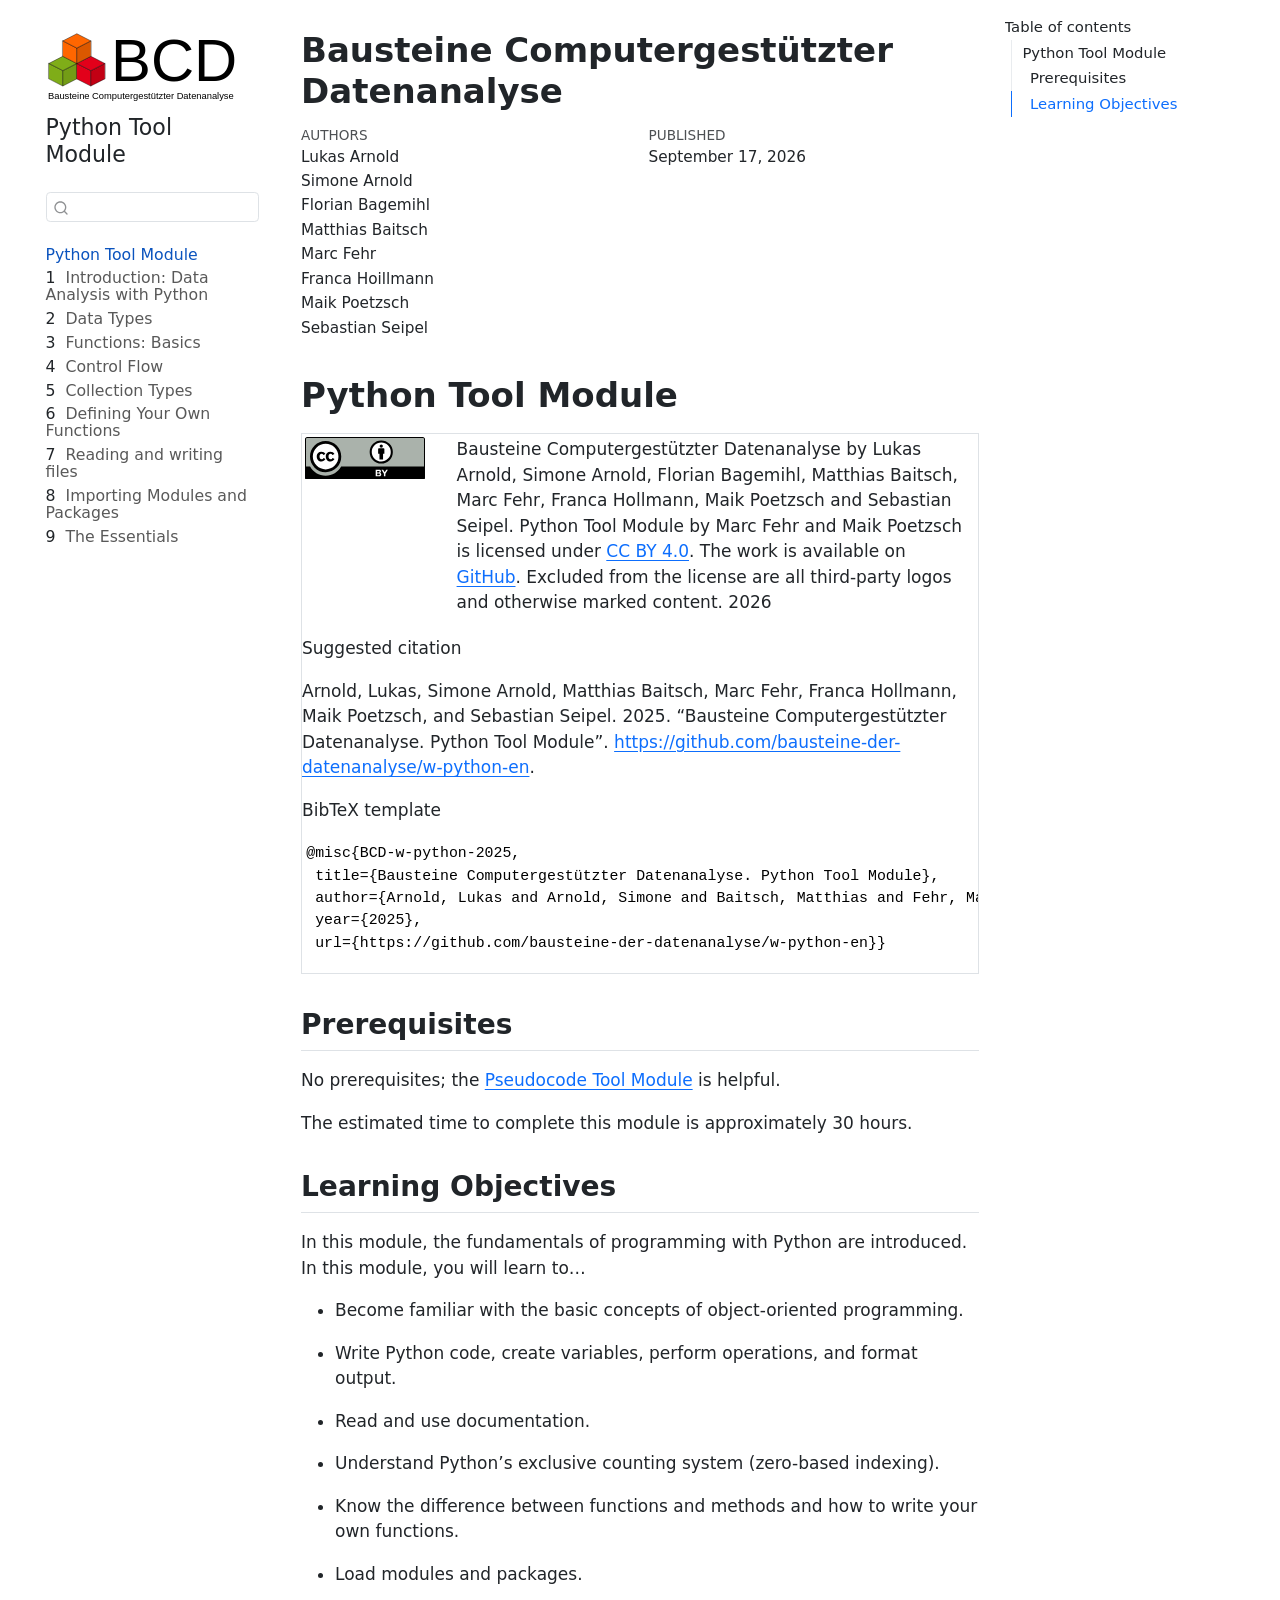
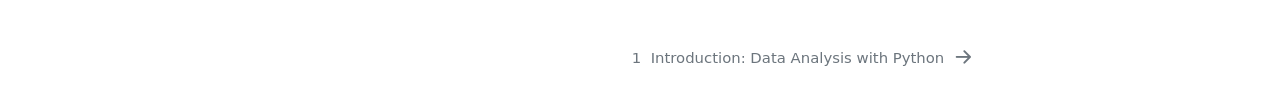
<file: output/book/index.html>
<!DOCTYPE html>
<html xmlns="http://www.w3.org/1999/xhtml" lang="en" xml:lang="en"><head>

<meta charset="utf-8">
<meta name="generator" content="quarto-1.10.18">

<meta name="viewport" content="width=device-width, initial-scale=1.0, user-scalable=yes">

<meta name="author" content="Lukas Arnold">
<meta name="author" content="Simone Arnold">
<meta name="author" content="Florian Bagemihl">
<meta name="author" content="Matthias Baitsch">
<meta name="author" content="Marc Fehr">
<meta name="author" content="Franca Hoillmann">
<meta name="author" content="Maik Poetzsch">
<meta name="author" content="Sebastian Seipel">
<meta name="dcterms.date" content="2026-09-17">

<title>Bausteine Computergestützter Datenanalyse</title>
<style>
/* Default styles provided by pandoc.
** See https://pandoc.org/MANUAL.html#variables-for-html for config info.
*/
span.smallcaps{font-variant: small-caps;}
div.columns{display: flex; gap: 1.5em;}
div.column{flex: auto;}
@media screen {
div.columns{gap: min(4vw, 1.5em);}
div.column{overflow-x: auto;}
}
div.hanging-indent{margin-left: 1.5em; text-indent: -1.5em;}
ul.task-list{list-style: none;}
ul.task-list li input[type="checkbox"] {
  width: 0.8em;
  margin: 0 0.8em 0.2em -1em; /* quarto-specific, see https://github.com/quarto-dev/quarto-cli/issues/4556 */ 
  vertical-align: middle;
}
</style>


<script src="site_libs/quarto-nav/quarto-nav.js"></script>
<script src="site_libs/quarto-nav/headroom.min.js"></script>
<script src="site_libs/clipboard/clipboard.min.js"></script>
<script src="site_libs/quarto-search/autocomplete.umd.js"></script>
<script src="site_libs/quarto-search/fuse.min.js"></script>
<script src="site_libs/quarto-search/quarto-search.js"></script>
<meta name="quarto:offset" content="./">
<link href="./skript/einleitung.html" rel="next">
<script src="site_libs/quarto-html/quarto.js" type="module"></script>
<script src="site_libs/quarto-html/tabsets/tabsets.js" type="module"></script>
<script src="site_libs/quarto-html/popper.min.js"></script>
<script src="site_libs/quarto-html/tippy.umd.min.js"></script>
<script src="site_libs/quarto-html/anchor.min.js"></script>
<link href="site_libs/quarto-html/tippy.css" rel="stylesheet">
<link href="site_libs/quarto-html/quarto-syntax-highlighting-64a204ab8560d761af7679ceaba22944.css" rel="stylesheet" id="quarto-text-highlighting-styles">
<script src="site_libs/bootstrap/bootstrap.min.js"></script>
<link href="site_libs/bootstrap/bootstrap-icons.css" rel="stylesheet">
<link href="site_libs/bootstrap/bootstrap-41d1ed59529443dc312b46011c211845.min.css" rel="stylesheet" append-hash="true" id="quarto-bootstrap" data-mode="light">
<script id="quarto-search-options" type="application/json">{
  "location": "sidebar",
  "copy-button": false,
  "collapse-after": 3,
  "panel-placement": "start",
  "type": "textbox",
  "limit": 50,
  "keyboard-shortcut": [
    "f",
    "/",
    "s"
  ],
  "show-item-context": false,
  "language": {
    "search-no-results-text": "No results",
    "search-matching-documents-text": "matching documents",
    "search-copy-link-title": "Copy link to search",
    "search-hide-matches-text": "Hide additional matches",
    "search-more-match-text": "more match in this document",
    "search-more-matches-text": "more matches in this document",
    "search-clear-button-title": "Clear",
    "search-text-placeholder": "",
    "search-detached-cancel-button-title": "Cancel",
    "search-submit-button-title": "Submit",
    "search-label": "Search"
  }
}</script>
<link rel="shortcut icon" href="skript/00-bilder/favicon_bcd_new.svg">
<link rel="icon" type="image/x-icon" href="logo.ico">


</head>

<body class="nav-sidebar floating quarto-light">

<div id="quarto-search-results"></div>
  <header id="quarto-header" class="headroom fixed-top">
  <nav class="quarto-secondary-nav">
    <div class="container-fluid d-flex">
      <button type="button" class="quarto-btn-toggle btn" data-bs-toggle="collapse" role="button" data-bs-target=".quarto-sidebar-collapse-item" aria-controls="quarto-sidebar" aria-expanded="false" aria-label="Toggle sidebar navigation" onclick="if (window.quartoToggleHeadroom) { window.quartoToggleHeadroom(); }">
        <i class="bi bi-layout-text-sidebar-reverse"></i>
      </button>
        <nav class="quarto-page-breadcrumbs" aria-label="breadcrumb"><ol class="breadcrumb"><li class="breadcrumb-item"><a href="./index.html">Python Tool Module</a></li></ol></nav>
        <a class="flex-grow-1" role="navigation" data-bs-toggle="collapse" data-bs-target=".quarto-sidebar-collapse-item" aria-controls="quarto-sidebar" aria-expanded="false" aria-label="Toggle sidebar navigation" onclick="if (window.quartoToggleHeadroom) { window.quartoToggleHeadroom(); }">      
        </a>
      <button type="button" class="btn quarto-search-button" aria-label="Search" onclick="window.quartoOpenSearch();">
        <i class="bi bi-search"></i>
      </button>
    </div>
  </nav>
</header>
<!-- content -->
<div id="quarto-content" class="quarto-container page-columns page-rows-contents page-layout-article">
<!-- sidebar -->
  <nav id="quarto-sidebar" class="sidebar collapse collapse-horizontal quarto-sidebar-collapse-item sidebar-navigation floating overflow-auto">
    <div class="pt-lg-2 mt-2 text-left sidebar-header sidebar-header-stacked">
      <a href="./index.html" class="sidebar-logo-link">
      <img src="./skript/00-bilder/logo_with_text_new.svg" alt="" class="sidebar-logo light-content py-0 d-lg-inline d-none">
      <img src="./skript/00-bilder/logo_with_text_new.svg" alt="" class="sidebar-logo dark-content py-0 d-lg-inline d-none">
      </a>
    <div class="sidebar-title mb-0 py-0">
      <a href="./">Python Tool Module</a> 
    </div>
      </div>
        <div class="mt-2 flex-shrink-0 align-items-center">
        <div class="sidebar-search">
        <div id="quarto-search" class="" title="Search"></div>
        </div>
        </div>
    <div class="sidebar-menu-container"> 
    <ul class="list-unstyled mt-1">
        <li class="sidebar-item">
  <div class="sidebar-item-container"> 
  <a href="./index.html" class="sidebar-item-text sidebar-link active">
 <span class="menu-text">Python Tool Module</span></a>
  </div>
</li>
        <li class="sidebar-item">
  <div class="sidebar-item-container"> 
  <a href="./skript/einleitung.html" class="sidebar-item-text sidebar-link">
 <span class="menu-text"><span class="chapter-number">1</span>&nbsp; <span class="chapter-title">Introduction: Data Analysis with Python</span></span></a>
  </div>
</li>
        <li class="sidebar-item">
  <div class="sidebar-item-container"> 
  <a href="./skript/datentypen.html" class="sidebar-item-text sidebar-link">
 <span class="menu-text"><span class="chapter-number">2</span>&nbsp; <span class="chapter-title">Data Types</span></span></a>
  </div>
</li>
        <li class="sidebar-item">
  <div class="sidebar-item-container"> 
  <a href="./skript/funktionen.html" class="sidebar-item-text sidebar-link">
 <span class="menu-text"><span class="chapter-number">3</span>&nbsp; <span class="chapter-title">Functions: Basics</span></span></a>
  </div>
</li>
        <li class="sidebar-item">
  <div class="sidebar-item-container"> 
  <a href="./skript/flusskontrolle.html" class="sidebar-item-text sidebar-link">
 <span class="menu-text"><span class="chapter-number">4</span>&nbsp; <span class="chapter-title">Control Flow</span></span></a>
  </div>
</li>
        <li class="sidebar-item">
  <div class="sidebar-item-container"> 
  <a href="./skript/sammeltypen.html" class="sidebar-item-text sidebar-link">
 <span class="menu-text"><span class="chapter-number">5</span>&nbsp; <span class="chapter-title">Collection Types</span></span></a>
  </div>
</li>
        <li class="sidebar-item">
  <div class="sidebar-item-container"> 
  <a href="./skript/funktionen-definieren.html" class="sidebar-item-text sidebar-link">
 <span class="menu-text"><span class="chapter-number">6</span>&nbsp; <span class="chapter-title">Defining Your Own Functions</span></span></a>
  </div>
</li>
        <li class="sidebar-item">
  <div class="sidebar-item-container"> 
  <a href="./skript/dateien-lesen-und-schreiben.html" class="sidebar-item-text sidebar-link">
 <span class="menu-text"><span class="chapter-number">7</span>&nbsp; <span class="chapter-title">Reading and writing files</span></span></a>
  </div>
</li>
        <li class="sidebar-item">
  <div class="sidebar-item-container"> 
  <a href="./skript/module-und-pakete-importieren.html" class="sidebar-item-text sidebar-link">
 <span class="menu-text"><span class="chapter-number">8</span>&nbsp; <span class="chapter-title">Importing Modules and Packages</span></span></a>
  </div>
</li>
        <li class="sidebar-item">
  <div class="sidebar-item-container"> 
  <a href="./skript/daswichtigste.html" class="sidebar-item-text sidebar-link">
 <span class="menu-text"><span class="chapter-number">9</span>&nbsp; <span class="chapter-title">The Essentials</span></span></a>
  </div>
</li>
    </ul>
    </div>
</nav>
<div id="quarto-sidebar-glass" class="quarto-sidebar-collapse-item" data-bs-toggle="collapse" data-bs-target=".quarto-sidebar-collapse-item"></div>
<!-- margin-sidebar -->
    <div id="quarto-margin-sidebar" class="sidebar margin-sidebar">
        <nav id="TOC" role="doc-toc" class="toc-active">
    <h2 id="toc-title">Table of contents</h2>
   
  <ul>
  <li><a href="#python-tool-module" id="toc-python-tool-module" class="nav-link active" data-scroll-target="#python-tool-module">Python Tool Module</a>
  <ul class="collapse">
  <li><a href="#prerequisites" id="toc-prerequisites" class="nav-link" data-scroll-target="#prerequisites">Prerequisites</a></li>
  <li><a href="#learning-objectives" id="toc-learning-objectives" class="nav-link" data-scroll-target="#learning-objectives">Learning Objectives</a></li>
  </ul></li>
  </ul>
</nav>
    </div>
<!-- main -->
<main class="content" id="quarto-document-content">

<header id="title-block-header" class="quarto-title-block default">
<div class="quarto-title">
<h1 class="title">Bausteine Computergestützter Datenanalyse</h1>
</div>



<div class="quarto-title-meta">

    <div>
    <div class="quarto-title-meta-heading">Authors</div>
    <div class="quarto-title-meta-contents">
             <p>Lukas Arnold </p>
             <p>Simone Arnold </p>
             <p>Florian Bagemihl </p>
             <p>Matthias Baitsch </p>
             <p>Marc Fehr </p>
             <p>Franca Hoillmann </p>
             <p>Maik Poetzsch </p>
             <p>Sebastian Seipel </p>
          </div>
  </div>
    
    <div>
    <div class="quarto-title-meta-heading">Published</div>
    <div class="quarto-title-meta-contents">
      <p class="date">September 17, 2026</p>
    </div>
  </div>
  
    
  </div>
  


</header>


<section id="python-tool-module" class="level1 unnumbered">
<h1 class="unnumbered">Python Tool Module</h1>
<div id="Lizenz" class="border">
<div class="quarto-layout-panel" data-layout="[20, 80]">
<div class="quarto-layout-row">
<div class="quarto-layout-cell" style="flex-basis: 20.0%;justify-content: center;">
<p><img src="skript/00-bilder/CC-BY.svg" class="img-fluid" alt="Symbol of the Creative Commons BY license notice"></p>
</div>
<div class="quarto-layout-cell" style="flex-basis: 80.0%;justify-content: flex-start;">
<p>Bausteine Computergestützter Datenanalyse by Lukas Arnold, Simone Arnold, Florian Bagemihl, Matthias Baitsch, Marc Fehr, Franca Hollmann, Maik Poetzsch and Sebastian Seipel. Python Tool Module by Marc Fehr and Maik Poetzsch is licensed under <a href="https://creativecommons.org/licenses/by/4.0/deed.de">CC BY 4.0</a>. The work is available on <a href="https://github.com/bausteine-der-datenanalyse/w-python-en">GitHub</a>. Excluded from the license are all third-party logos and otherwise marked content. 2026</p>
</div>
</div>
</div>
<p>Suggested citation</p>
<p>Arnold, Lukas, Simone Arnold, Matthias Baitsch, Marc Fehr, Franca Hollmann, Maik Poetzsch, and Sebastian Seipel. 2025. “Bausteine Computergestützter Datenanalyse. Python Tool Module”. <a href="https://github.com/bausteine-der-datenanalyse/w-python-en" class="uri">https://github.com/bausteine-der-datenanalyse/w-python-en</a>.</p>
<p>BibTeX template</p>
<pre><code>@misc{BCD-w-python-2025,
 title={Bausteine Computergestützter Datenanalyse. Python Tool Module},
 author={Arnold, Lukas and Arnold, Simone and Baitsch, Matthias and Fehr, Marc and Hollmann, Franca and Poetzsch, Maik and Seipel, Sebastian},
 year={2025},
 url={https://github.com/bausteine-der-datenanalyse/w-python-en}}</code></pre>
</div>
<section id="prerequisites" class="level2">
<h2 class="anchored" data-anchor-id="prerequisites">Prerequisites</h2>
<p>No prerequisites; the <a href="https://bausteine-der-datenanalyse.github.io/w-pseudocode/Pseudocode.html">Pseudocode Tool Module</a> is helpful.</p>
<p>The estimated time to complete this module is approximately 30 hours.</p>
</section>
<section id="learning-objectives" class="level2">
<h2 class="anchored" data-anchor-id="learning-objectives">Learning Objectives</h2>
<p>In this module, the fundamentals of programming with Python are introduced. In this module, you will learn to…</p>
<ul>
<li><p>Become familiar with the basic concepts of object-oriented programming.</p></li>
<li><p>Write Python code, create variables, perform operations, and format output.</p></li>
<li><p>Read and use documentation.</p></li>
<li><p>Understand Python’s exclusive counting system (zero-based indexing).</p></li>
<li><p>Know the difference between functions and methods and how to write your own functions.</p></li>
<li><p>Load modules and packages.</p></li>
</ul>


</section>
</section>

</main> <!-- /main -->
<script id="quarto-html-after-body" type="application/javascript">
  window.document.addEventListener("DOMContentLoaded", function (event) {
    const icon = "";
    const anchorJS = new window.AnchorJS();
    anchorJS.options = {
      placement: 'right',
      icon: icon
    };
    anchorJS.add('.anchored');
    const isCodeAnnotation = (el) => {
      for (const clz of el.classList) {
        if (clz.startsWith('code-annotation-')) {                     
          return true;
        }
      }
      return false;
    }
    const onCopySuccess = function(e) {
      // button target
      const button = e.trigger;
      // don't keep focus
      button.blur();
      // flash "checked"
      button.classList.add('code-copy-button-checked');
      var currentTitle = button.getAttribute("title");
      button.setAttribute("title", "Copied!");
      let tooltip;
      if (window.bootstrap) {
        button.setAttribute("data-bs-toggle", "tooltip");
        button.setAttribute("data-bs-placement", "left");
        button.setAttribute("data-bs-title", "Copied!");
        tooltip = new bootstrap.Tooltip(button, 
          { trigger: "manual", 
            customClass: "code-copy-button-tooltip",
            offset: [0, -8]});
        tooltip.show();    
      }
      setTimeout(function() {
        if (tooltip) {
          tooltip.hide();
          button.removeAttribute("data-bs-title");
          button.removeAttribute("data-bs-toggle");
          button.removeAttribute("data-bs-placement");
        }
        button.setAttribute("title", currentTitle);
        button.classList.remove('code-copy-button-checked');
      }, 1000);
      // clear code selection
      e.clearSelection();
    }
    const getTextToCopy = function(trigger) {
      const outerScaffold = trigger.parentElement.cloneNode(true);
      const codeEl = outerScaffold.querySelector('code');
      for (const childEl of codeEl.children) {
        if (isCodeAnnotation(childEl)) {
          childEl.remove();
        }
      }
      return codeEl.innerText;
    }
    const clipboard = new window.ClipboardJS('.code-copy-button:not([data-in-quarto-modal])', {
      text: getTextToCopy
    });
    clipboard.on('success', onCopySuccess);
    if (window.document.getElementById('quarto-embedded-source-code-modal')) {
      const clipboardModal = new window.ClipboardJS('.code-copy-button[data-in-quarto-modal]', {
        text: getTextToCopy,
        container: window.document.getElementById('quarto-embedded-source-code-modal')
      });
      clipboardModal.on('success', onCopySuccess);
    }
      var localhostRegex = new RegExp(/^(?:http|https):\/\/localhost\:?[0-9]*\//);
      var mailtoRegex = new RegExp(/^mailto:/);
        var filterRegex = new RegExp('/' + window.location.host + '/');
      var isInternal = (href) => {
          return filterRegex.test(href) || localhostRegex.test(href) || mailtoRegex.test(href);
      }
      // Inspect non-navigation links and adorn them if external
     var links = window.document.querySelectorAll('a[href]:not(.nav-link):not(.navbar-brand):not(.toc-action):not(.sidebar-link):not(.sidebar-item-toggle):not(.pagination-link):not(.no-external):not([aria-hidden]):not(.dropdown-item):not(.quarto-navigation-tool):not(.about-link)');
      for (var i=0; i<links.length; i++) {
        const link = links[i];
        if (!isInternal(link.href)) {
          // undo the damage that might have been done by quarto-nav.js in the case of
          // links that we want to consider external
          if (link.dataset.originalHref !== undefined) {
            link.href = link.dataset.originalHref;
          }
        }
      }
    function tippyHover(el, contentFn, onTriggerFn, onUntriggerFn) {
      const config = {
        allowHTML: true,
        maxWidth: 500,
        delay: 100,
        arrow: false,
        appendTo: function(el) {
            return el.parentElement;
        },
        interactive: true,
        interactiveBorder: 10,
        theme: 'quarto',
        placement: 'bottom-start',
      };
      if (contentFn) {
        config.content = contentFn;
      }
      if (onTriggerFn) {
        config.onTrigger = onTriggerFn;
      }
      if (onUntriggerFn) {
        config.onUntrigger = onUntriggerFn;
      }
      window.tippy(el, config); 
    }
    const noterefs = window.document.querySelectorAll('a[role="doc-noteref"]');
    for (var i=0; i<noterefs.length; i++) {
      const ref = noterefs[i];
      tippyHover(ref, function() {
        // use id or data attribute instead here
        let href = ref.getAttribute('data-footnote-href') || ref.getAttribute('href');
        try { href = new URL(href).hash; } catch {}
        const id = href.replace(/^#\/?/, "");
        const note = window.document.getElementById(id);
        if (note) {
          return note.innerHTML;
        } else {
          return "";
        }
      });
    }
    const xrefs = window.document.querySelectorAll('a.quarto-xref');
    const processXRef = (id, note) => {
      // Strip column container classes
      const stripColumnClz = (el) => {
        el.classList.remove("page-full", "page-columns");
        if (el.children) {
          for (const child of el.children) {
            stripColumnClz(child);
          }
        }
      }
      stripColumnClz(note)
      if (id === null || id.startsWith('sec-')) {
        // Special case sections, only their first couple elements
        const container = document.createElement("div");
        if (note.children && note.children.length > 2) {
          container.appendChild(note.children[0].cloneNode(true));
          for (let i = 1; i < note.children.length; i++) {
            const child = note.children[i];
            if (child.tagName === "P" && child.innerText === "") {
              continue;
            } else {
              container.appendChild(child.cloneNode(true));
              break;
            }
          }
          if (window.Quarto?.typesetMath) {
            window.Quarto.typesetMath(container);
          }
          return container.innerHTML
        } else {
          if (window.Quarto?.typesetMath) {
            window.Quarto.typesetMath(note);
          }
          return note.innerHTML;
        }
      } else {
        // Remove any anchor links if they are present
        const anchorLink = note.querySelector('a.anchorjs-link');
        if (anchorLink) {
          anchorLink.remove();
        }
        if (window.Quarto?.typesetMath) {
          window.Quarto.typesetMath(note);
        }
        if (note.classList.contains("callout")) {
          return note.outerHTML;
        } else {
          return note.innerHTML;
        }
      }
    }
    for (var i=0; i<xrefs.length; i++) {
      const xref = xrefs[i];
      tippyHover(xref, undefined, function(instance) {
        instance.disable();
        let url = xref.getAttribute('href');
        let hash = undefined; 
        if (url.startsWith('#')) {
          hash = url;
        } else {
          try { hash = new URL(url).hash; } catch {}
        }
        if (hash) {
          const id = hash.replace(/^#\/?/, "");
          const note = window.document.getElementById(id);
          if (note !== null) {
            try {
              const html = processXRef(id, note.cloneNode(true));
              instance.setContent(html);
            } finally {
              instance.enable();
              instance.show();
            }
          } else {
            // See if we can fetch this
            fetch(url.split('#')[0])
            .then(res => res.text())
            .then(html => {
              const parser = new DOMParser();
              const htmlDoc = parser.parseFromString(html, "text/html");
              const note = htmlDoc.getElementById(id);
              if (note !== null) {
                const html = processXRef(id, note);
                instance.setContent(html);
              } 
            }).finally(() => {
              instance.enable();
              instance.show();
            });
          }
        } else {
          // See if we can fetch a full url (with no hash to target)
          // This is a special case and we should probably do some content thinning / targeting
          fetch(url)
          .then(res => res.text())
          .then(html => {
            const parser = new DOMParser();
            const htmlDoc = parser.parseFromString(html, "text/html");
            const note = htmlDoc.querySelector('main.content');
            if (note !== null) {
              // This should only happen for chapter cross references
              // (since there is no id in the URL)
              // remove the first header
              if (note.children.length > 0 && note.children[0].tagName === "HEADER") {
                note.children[0].remove();
              }
              const html = processXRef(null, note);
              instance.setContent(html);
            } 
          }).finally(() => {
            instance.enable();
            instance.show();
          });
        }
      }, function(instance) {
      });
    }
        let selectedAnnoteEl;
        const selectorForAnnotation = ( cell, annotation) => {
          let cellAttr = 'data-code-cell="' + cell + '"';
          let lineAttr = 'data-code-annotation="' +  annotation + '"';
          const selector = 'span[' + cellAttr + '][' + lineAttr + ']';
          return selector;
        }
        const selectCodeLines = (annoteEl) => {
          const doc = window.document;
          const targetCell = annoteEl.getAttribute("data-target-cell");
          const targetAnnotation = annoteEl.getAttribute("data-target-annotation");
          const annoteSpan = window.document.querySelector(selectorForAnnotation(targetCell, targetAnnotation));
          const lines = annoteSpan.getAttribute("data-code-lines").split(",");
          const lineIds = lines.map((line) => {
            return targetCell + "-" + line;
          })
          let top = null;
          let height = null;
          let parent = null;
          if (lineIds.length > 0) {
              //compute the position of the single el (top and bottom and make a div)
              const el = window.document.getElementById(lineIds[0]);
              top = el.offsetTop;
              height = el.offsetHeight;
              parent = el.parentElement.parentElement;
            if (lineIds.length > 1) {
              const lastEl = window.document.getElementById(lineIds[lineIds.length - 1]);
              const bottom = lastEl.offsetTop + lastEl.offsetHeight;
              height = bottom - top;
            }
            if (top !== null && height !== null && parent !== null) {
              // cook up a div (if necessary) and position it 
              let div = window.document.getElementById("code-annotation-line-highlight");
              if (div === null) {
                div = window.document.createElement("div");
                div.setAttribute("id", "code-annotation-line-highlight");
                div.style.position = 'absolute';
                parent.appendChild(div);
              }
              div.style.top = top - 2 + "px";
              div.style.height = height + 4 + "px";
              div.style.left = 0;
              let gutterDiv = window.document.getElementById("code-annotation-line-highlight-gutter");
              if (gutterDiv === null) {
                gutterDiv = window.document.createElement("div");
                gutterDiv.setAttribute("id", "code-annotation-line-highlight-gutter");
                gutterDiv.style.position = 'absolute';
                const codeCell = window.document.getElementById(targetCell);
                const gutter = codeCell.querySelector('.code-annotation-gutter');
                gutter.appendChild(gutterDiv);
              }
              gutterDiv.style.top = top - 2 + "px";
              gutterDiv.style.height = height + 4 + "px";
            }
            selectedAnnoteEl = annoteEl;
          }
        };
        const unselectCodeLines = () => {
          const elementsIds = ["code-annotation-line-highlight", "code-annotation-line-highlight-gutter"];
          elementsIds.forEach((elId) => {
            const div = window.document.getElementById(elId);
            if (div) {
              div.remove();
            }
          });
          selectedAnnoteEl = undefined;
        };
          // Handle positioning of the toggle
      window.addEventListener(
        "resize",
        throttle(() => {
          elRect = undefined;
          if (selectedAnnoteEl) {
            selectCodeLines(selectedAnnoteEl);
          }
        }, 10)
      );
      function throttle(fn, ms) {
      let throttle = false;
      let timer;
        return (...args) => {
          if(!throttle) { // first call gets through
              fn.apply(this, args);
              throttle = true;
          } else { // all the others get throttled
              if(timer) clearTimeout(timer); // cancel #2
              timer = setTimeout(() => {
                fn.apply(this, args);
                timer = throttle = false;
              }, ms);
          }
        };
      }
        // Attach click handler to the DT
        const annoteDls = window.document.querySelectorAll('dt[data-target-cell]');
        for (const annoteDlNode of annoteDls) {
          annoteDlNode.addEventListener('click', (event) => {
            const clickedEl = event.target;
            if (clickedEl !== selectedAnnoteEl) {
              unselectCodeLines();
              const activeEl = window.document.querySelector('dt[data-target-cell].code-annotation-active');
              if (activeEl) {
                activeEl.classList.remove('code-annotation-active');
              }
              selectCodeLines(clickedEl);
              clickedEl.classList.add('code-annotation-active');
            } else {
              // Unselect the line
              unselectCodeLines();
              clickedEl.classList.remove('code-annotation-active');
            }
          });
        }
    const findCites = (el) => {
      const parentEl = el.parentElement;
      if (parentEl) {
        const cites = parentEl.dataset.cites;
        if (cites) {
          return {
            el,
            cites: cites.split(' ')
          };
        } else {
          return findCites(el.parentElement)
        }
      } else {
        return undefined;
      }
    };
    var bibliorefs = window.document.querySelectorAll('a[role="doc-biblioref"]');
    for (var i=0; i<bibliorefs.length; i++) {
      const ref = bibliorefs[i];
      const citeInfo = findCites(ref);
      if (citeInfo) {
        tippyHover(citeInfo.el, function() {
          var popup = window.document.createElement('div');
          citeInfo.cites.forEach(function(cite) {
            var citeDiv = window.document.createElement('div');
            citeDiv.classList.add('hanging-indent');
            citeDiv.classList.add('csl-entry');
            var biblioDiv = window.document.getElementById('ref-' + cite);
            if (biblioDiv) {
              citeDiv.innerHTML = biblioDiv.innerHTML;
            }
            popup.appendChild(citeDiv);
          });
          return popup.innerHTML;
        });
      }
    }
  });
  </script>
<nav class="page-navigation">
  <div class="nav-page nav-page-previous">
  </div>
  <div class="nav-page nav-page-next">
      <a href="./skript/einleitung.html" class="pagination-link" aria-label="Introduction: Data Analysis with Python">
        <span class="nav-page-text"><span class="chapter-number">1</span>&nbsp; <span class="chapter-title">Introduction: Data Analysis with Python</span></span> <i class="bi bi-arrow-right-short"></i>
      </a>
  </div>
</nav>
</div> <!-- /content -->




</body></html>
</file>
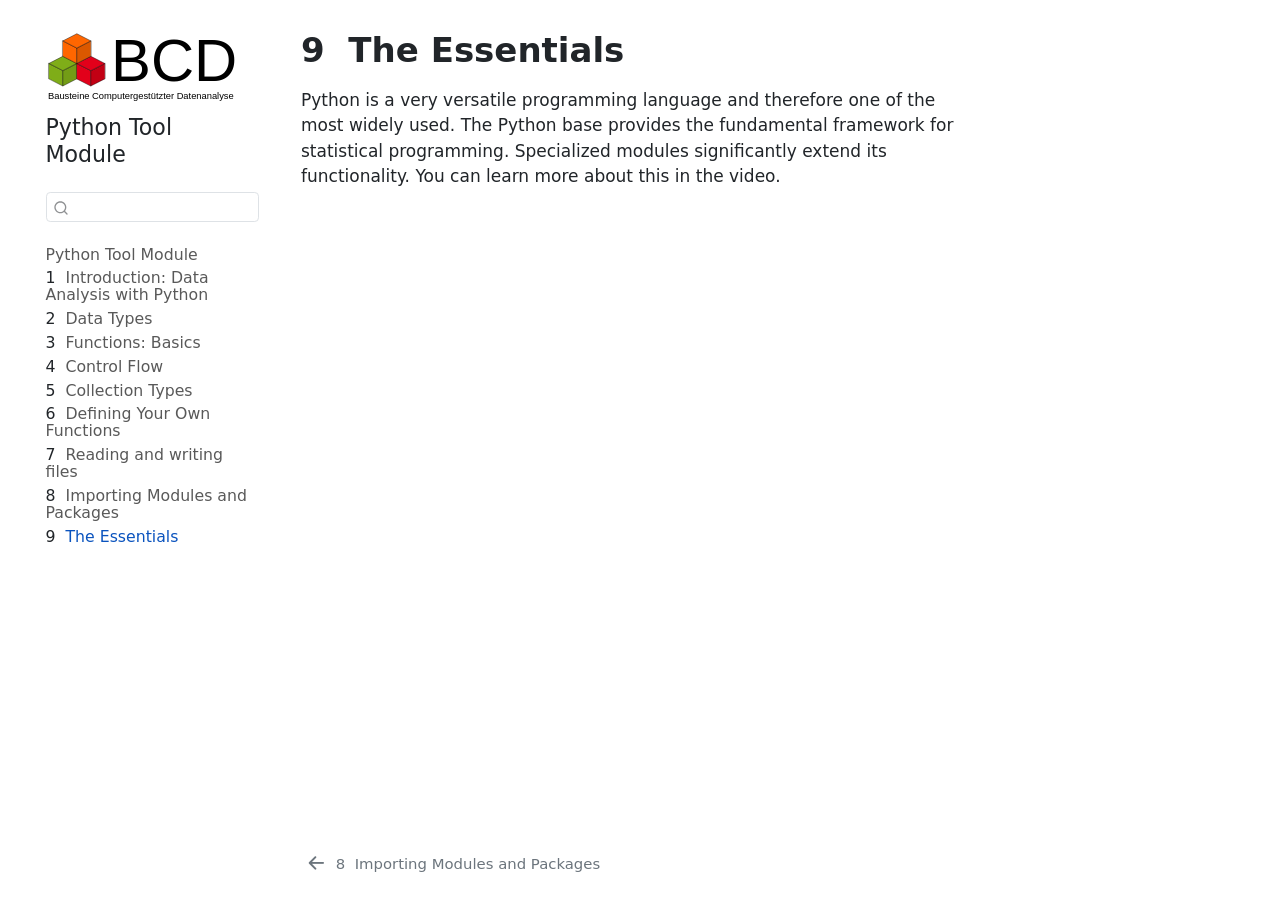
<file: output/book/skript/daswichtigste.html>
<!DOCTYPE html>
<html xmlns="http://www.w3.org/1999/xhtml" lang="en" xml:lang="en"><head>

<meta charset="utf-8">
<meta name="generator" content="quarto-1.10.18">

<meta name="viewport" content="width=device-width, initial-scale=1.0, user-scalable=yes">


<title>9&nbsp; The Essentials – Bausteine Computergestützter Datenanalyse</title>
<style>
/* Default styles provided by pandoc.
** See https://pandoc.org/MANUAL.html#variables-for-html for config info.
*/
span.smallcaps{font-variant: small-caps;}
div.columns{display: flex; gap: 1.5em;}
div.column{flex: auto;}
@media screen {
div.columns{gap: min(4vw, 1.5em);}
div.column{overflow-x: auto;}
}
div.hanging-indent{margin-left: 1.5em; text-indent: -1.5em;}
ul.task-list{list-style: none;}
ul.task-list li input[type="checkbox"] {
  width: 0.8em;
  margin: 0 0.8em 0.2em -1em; /* quarto-specific, see https://github.com/quarto-dev/quarto-cli/issues/4556 */ 
  vertical-align: middle;
}
</style>


<script src="../site_libs/quarto-nav/quarto-nav.js"></script>
<script src="../site_libs/quarto-nav/headroom.min.js"></script>
<script src="../site_libs/clipboard/clipboard.min.js"></script>
<script src="../site_libs/quarto-search/autocomplete.umd.js"></script>
<script src="../site_libs/quarto-search/fuse.min.js"></script>
<script src="../site_libs/quarto-search/quarto-search.js"></script>
<meta name="quarto:offset" content="../">
<link href="../skript/module-und-pakete-importieren.html" rel="prev">
<script src="../site_libs/quarto-html/quarto.js" type="module"></script>
<script src="../site_libs/quarto-html/tabsets/tabsets.js" type="module"></script>
<script src="../site_libs/quarto-html/popper.min.js"></script>
<script src="../site_libs/quarto-html/tippy.umd.min.js"></script>
<script src="../site_libs/quarto-html/anchor.min.js"></script>
<link href="../site_libs/quarto-html/tippy.css" rel="stylesheet">
<link href="../site_libs/quarto-html/quarto-syntax-highlighting-64a204ab8560d761af7679ceaba22944.css" rel="stylesheet" id="quarto-text-highlighting-styles">
<script src="../site_libs/bootstrap/bootstrap.min.js"></script>
<link href="../site_libs/bootstrap/bootstrap-icons.css" rel="stylesheet">
<link href="../site_libs/bootstrap/bootstrap-41d1ed59529443dc312b46011c211845.min.css" rel="stylesheet" append-hash="true" id="quarto-bootstrap" data-mode="light">
<script id="quarto-search-options" type="application/json">{
  "location": "sidebar",
  "copy-button": false,
  "collapse-after": 3,
  "panel-placement": "start",
  "type": "textbox",
  "limit": 50,
  "keyboard-shortcut": [
    "f",
    "/",
    "s"
  ],
  "show-item-context": false,
  "language": {
    "search-no-results-text": "No results",
    "search-matching-documents-text": "matching documents",
    "search-copy-link-title": "Copy link to search",
    "search-hide-matches-text": "Hide additional matches",
    "search-more-match-text": "more match in this document",
    "search-more-matches-text": "more matches in this document",
    "search-clear-button-title": "Clear",
    "search-text-placeholder": "",
    "search-detached-cancel-button-title": "Cancel",
    "search-submit-button-title": "Submit",
    "search-label": "Search"
  }
}</script>
<link rel="shortcut icon" href="skript/00-bilder/favicon_bcd_new.svg">
<link rel="icon" type="image/x-icon" href="logo.ico">


</head>

<body class="nav-sidebar floating quarto-light">

<div id="quarto-search-results"></div>
  <header id="quarto-header" class="headroom fixed-top">
  <nav class="quarto-secondary-nav">
    <div class="container-fluid d-flex">
      <button type="button" class="quarto-btn-toggle btn" data-bs-toggle="collapse" role="button" data-bs-target=".quarto-sidebar-collapse-item" aria-controls="quarto-sidebar" aria-expanded="false" aria-label="Toggle sidebar navigation" onclick="if (window.quartoToggleHeadroom) { window.quartoToggleHeadroom(); }">
        <i class="bi bi-layout-text-sidebar-reverse"></i>
      </button>
        <nav class="quarto-page-breadcrumbs" aria-label="breadcrumb"><ol class="breadcrumb"><li class="breadcrumb-item"><a href="../skript/daswichtigste.html"><span class="chapter-number">9</span>&nbsp; <span class="chapter-title">The Essentials</span></a></li></ol></nav>
        <a class="flex-grow-1" role="navigation" data-bs-toggle="collapse" data-bs-target=".quarto-sidebar-collapse-item" aria-controls="quarto-sidebar" aria-expanded="false" aria-label="Toggle sidebar navigation" onclick="if (window.quartoToggleHeadroom) { window.quartoToggleHeadroom(); }">      
        </a>
      <button type="button" class="btn quarto-search-button" aria-label="Search" onclick="window.quartoOpenSearch();">
        <i class="bi bi-search"></i>
      </button>
    </div>
  </nav>
</header>
<!-- content -->
<div id="quarto-content" class="quarto-container page-columns page-rows-contents page-layout-article">
<!-- sidebar -->
  <nav id="quarto-sidebar" class="sidebar collapse collapse-horizontal quarto-sidebar-collapse-item sidebar-navigation floating overflow-auto">
    <div class="pt-lg-2 mt-2 text-left sidebar-header sidebar-header-stacked">
      <a href="../index.html" class="sidebar-logo-link">
      <img src="../skript/00-bilder/logo_with_text_new.svg" alt="" class="sidebar-logo light-content py-0 d-lg-inline d-none">
      <img src="../skript/00-bilder/logo_with_text_new.svg" alt="" class="sidebar-logo dark-content py-0 d-lg-inline d-none">
      </a>
    <div class="sidebar-title mb-0 py-0">
      <a href="../">Python Tool Module</a> 
    </div>
      </div>
        <div class="mt-2 flex-shrink-0 align-items-center">
        <div class="sidebar-search">
        <div id="quarto-search" class="" title="Search"></div>
        </div>
        </div>
    <div class="sidebar-menu-container"> 
    <ul class="list-unstyled mt-1">
        <li class="sidebar-item">
  <div class="sidebar-item-container"> 
  <a href="../index.html" class="sidebar-item-text sidebar-link">
 <span class="menu-text">Python Tool Module</span></a>
  </div>
</li>
        <li class="sidebar-item">
  <div class="sidebar-item-container"> 
  <a href="../skript/einleitung.html" class="sidebar-item-text sidebar-link">
 <span class="menu-text"><span class="chapter-number">1</span>&nbsp; <span class="chapter-title">Introduction: Data Analysis with Python</span></span></a>
  </div>
</li>
        <li class="sidebar-item">
  <div class="sidebar-item-container"> 
  <a href="../skript/datentypen.html" class="sidebar-item-text sidebar-link">
 <span class="menu-text"><span class="chapter-number">2</span>&nbsp; <span class="chapter-title">Data Types</span></span></a>
  </div>
</li>
        <li class="sidebar-item">
  <div class="sidebar-item-container"> 
  <a href="../skript/funktionen.html" class="sidebar-item-text sidebar-link">
 <span class="menu-text"><span class="chapter-number">3</span>&nbsp; <span class="chapter-title">Functions: Basics</span></span></a>
  </div>
</li>
        <li class="sidebar-item">
  <div class="sidebar-item-container"> 
  <a href="../skript/flusskontrolle.html" class="sidebar-item-text sidebar-link">
 <span class="menu-text"><span class="chapter-number">4</span>&nbsp; <span class="chapter-title">Control Flow</span></span></a>
  </div>
</li>
        <li class="sidebar-item">
  <div class="sidebar-item-container"> 
  <a href="../skript/sammeltypen.html" class="sidebar-item-text sidebar-link">
 <span class="menu-text"><span class="chapter-number">5</span>&nbsp; <span class="chapter-title">Collection Types</span></span></a>
  </div>
</li>
        <li class="sidebar-item">
  <div class="sidebar-item-container"> 
  <a href="../skript/funktionen-definieren.html" class="sidebar-item-text sidebar-link">
 <span class="menu-text"><span class="chapter-number">6</span>&nbsp; <span class="chapter-title">Defining Your Own Functions</span></span></a>
  </div>
</li>
        <li class="sidebar-item">
  <div class="sidebar-item-container"> 
  <a href="../skript/dateien-lesen-und-schreiben.html" class="sidebar-item-text sidebar-link">
 <span class="menu-text"><span class="chapter-number">7</span>&nbsp; <span class="chapter-title">Reading and writing files</span></span></a>
  </div>
</li>
        <li class="sidebar-item">
  <div class="sidebar-item-container"> 
  <a href="../skript/module-und-pakete-importieren.html" class="sidebar-item-text sidebar-link">
 <span class="menu-text"><span class="chapter-number">8</span>&nbsp; <span class="chapter-title">Importing Modules and Packages</span></span></a>
  </div>
</li>
        <li class="sidebar-item">
  <div class="sidebar-item-container"> 
  <a href="../skript/daswichtigste.html" class="sidebar-item-text sidebar-link active">
 <span class="menu-text"><span class="chapter-number">9</span>&nbsp; <span class="chapter-title">The Essentials</span></span></a>
  </div>
</li>
    </ul>
    </div>
</nav>
<div id="quarto-sidebar-glass" class="quarto-sidebar-collapse-item" data-bs-toggle="collapse" data-bs-target=".quarto-sidebar-collapse-item"></div>
<!-- margin-sidebar -->
    <div id="quarto-margin-sidebar" class="sidebar margin-sidebar zindex-bottom">
        
    </div>
<!-- main -->
<main class="content" id="quarto-document-content">

<header id="title-block-header" class="quarto-title-block default">
<div class="quarto-title">
<h1 class="title"><span class="chapter-number">9</span>&nbsp; <span class="chapter-title">The Essentials</span></h1>
</div>



<div class="quarto-title-meta">

    
  
    
  </div>
  


</header>


<p>Python is a very versatile programming language and therefore one of the most widely used. The Python base provides the fundamental framework for statistical programming. Specialized modules significantly extend its functionality. You can learn more about this in the video.</p>
<div style="position: relative; width: 100%; aspect-ratio: 16 / 9;">
<p><iframe src="https://av.tib.eu/player/71645" allowfullscreen="" style="position: absolute; top: 0; left: 0; width: 100%; height: 100%;"></iframe></p>
</div>



</main> <!-- /main -->
<script id="quarto-html-after-body" type="application/javascript">
  window.document.addEventListener("DOMContentLoaded", function (event) {
    const icon = "";
    const anchorJS = new window.AnchorJS();
    anchorJS.options = {
      placement: 'right',
      icon: icon
    };
    anchorJS.add('.anchored');
    const isCodeAnnotation = (el) => {
      for (const clz of el.classList) {
        if (clz.startsWith('code-annotation-')) {                     
          return true;
        }
      }
      return false;
    }
    const onCopySuccess = function(e) {
      // button target
      const button = e.trigger;
      // don't keep focus
      button.blur();
      // flash "checked"
      button.classList.add('code-copy-button-checked');
      var currentTitle = button.getAttribute("title");
      button.setAttribute("title", "Copied!");
      let tooltip;
      if (window.bootstrap) {
        button.setAttribute("data-bs-toggle", "tooltip");
        button.setAttribute("data-bs-placement", "left");
        button.setAttribute("data-bs-title", "Copied!");
        tooltip = new bootstrap.Tooltip(button, 
          { trigger: "manual", 
            customClass: "code-copy-button-tooltip",
            offset: [0, -8]});
        tooltip.show();    
      }
      setTimeout(function() {
        if (tooltip) {
          tooltip.hide();
          button.removeAttribute("data-bs-title");
          button.removeAttribute("data-bs-toggle");
          button.removeAttribute("data-bs-placement");
        }
        button.setAttribute("title", currentTitle);
        button.classList.remove('code-copy-button-checked');
      }, 1000);
      // clear code selection
      e.clearSelection();
    }
    const getTextToCopy = function(trigger) {
      const outerScaffold = trigger.parentElement.cloneNode(true);
      const codeEl = outerScaffold.querySelector('code');
      for (const childEl of codeEl.children) {
        if (isCodeAnnotation(childEl)) {
          childEl.remove();
        }
      }
      return codeEl.innerText;
    }
    const clipboard = new window.ClipboardJS('.code-copy-button:not([data-in-quarto-modal])', {
      text: getTextToCopy
    });
    clipboard.on('success', onCopySuccess);
    if (window.document.getElementById('quarto-embedded-source-code-modal')) {
      const clipboardModal = new window.ClipboardJS('.code-copy-button[data-in-quarto-modal]', {
        text: getTextToCopy,
        container: window.document.getElementById('quarto-embedded-source-code-modal')
      });
      clipboardModal.on('success', onCopySuccess);
    }
      var localhostRegex = new RegExp(/^(?:http|https):\/\/localhost\:?[0-9]*\//);
      var mailtoRegex = new RegExp(/^mailto:/);
        var filterRegex = new RegExp('/' + window.location.host + '/');
      var isInternal = (href) => {
          return filterRegex.test(href) || localhostRegex.test(href) || mailtoRegex.test(href);
      }
      // Inspect non-navigation links and adorn them if external
     var links = window.document.querySelectorAll('a[href]:not(.nav-link):not(.navbar-brand):not(.toc-action):not(.sidebar-link):not(.sidebar-item-toggle):not(.pagination-link):not(.no-external):not([aria-hidden]):not(.dropdown-item):not(.quarto-navigation-tool):not(.about-link)');
      for (var i=0; i<links.length; i++) {
        const link = links[i];
        if (!isInternal(link.href)) {
          // undo the damage that might have been done by quarto-nav.js in the case of
          // links that we want to consider external
          if (link.dataset.originalHref !== undefined) {
            link.href = link.dataset.originalHref;
          }
        }
      }
    function tippyHover(el, contentFn, onTriggerFn, onUntriggerFn) {
      const config = {
        allowHTML: true,
        maxWidth: 500,
        delay: 100,
        arrow: false,
        appendTo: function(el) {
            return el.parentElement;
        },
        interactive: true,
        interactiveBorder: 10,
        theme: 'quarto',
        placement: 'bottom-start',
      };
      if (contentFn) {
        config.content = contentFn;
      }
      if (onTriggerFn) {
        config.onTrigger = onTriggerFn;
      }
      if (onUntriggerFn) {
        config.onUntrigger = onUntriggerFn;
      }
      window.tippy(el, config); 
    }
    const noterefs = window.document.querySelectorAll('a[role="doc-noteref"]');
    for (var i=0; i<noterefs.length; i++) {
      const ref = noterefs[i];
      tippyHover(ref, function() {
        // use id or data attribute instead here
        let href = ref.getAttribute('data-footnote-href') || ref.getAttribute('href');
        try { href = new URL(href).hash; } catch {}
        const id = href.replace(/^#\/?/, "");
        const note = window.document.getElementById(id);
        if (note) {
          return note.innerHTML;
        } else {
          return "";
        }
      });
    }
    const xrefs = window.document.querySelectorAll('a.quarto-xref');
    const processXRef = (id, note) => {
      // Strip column container classes
      const stripColumnClz = (el) => {
        el.classList.remove("page-full", "page-columns");
        if (el.children) {
          for (const child of el.children) {
            stripColumnClz(child);
          }
        }
      }
      stripColumnClz(note)
      if (id === null || id.startsWith('sec-')) {
        // Special case sections, only their first couple elements
        const container = document.createElement("div");
        if (note.children && note.children.length > 2) {
          container.appendChild(note.children[0].cloneNode(true));
          for (let i = 1; i < note.children.length; i++) {
            const child = note.children[i];
            if (child.tagName === "P" && child.innerText === "") {
              continue;
            } else {
              container.appendChild(child.cloneNode(true));
              break;
            }
          }
          if (window.Quarto?.typesetMath) {
            window.Quarto.typesetMath(container);
          }
          return container.innerHTML
        } else {
          if (window.Quarto?.typesetMath) {
            window.Quarto.typesetMath(note);
          }
          return note.innerHTML;
        }
      } else {
        // Remove any anchor links if they are present
        const anchorLink = note.querySelector('a.anchorjs-link');
        if (anchorLink) {
          anchorLink.remove();
        }
        if (window.Quarto?.typesetMath) {
          window.Quarto.typesetMath(note);
        }
        if (note.classList.contains("callout")) {
          return note.outerHTML;
        } else {
          return note.innerHTML;
        }
      }
    }
    for (var i=0; i<xrefs.length; i++) {
      const xref = xrefs[i];
      tippyHover(xref, undefined, function(instance) {
        instance.disable();
        let url = xref.getAttribute('href');
        let hash = undefined; 
        if (url.startsWith('#')) {
          hash = url;
        } else {
          try { hash = new URL(url).hash; } catch {}
        }
        if (hash) {
          const id = hash.replace(/^#\/?/, "");
          const note = window.document.getElementById(id);
          if (note !== null) {
            try {
              const html = processXRef(id, note.cloneNode(true));
              instance.setContent(html);
            } finally {
              instance.enable();
              instance.show();
            }
          } else {
            // See if we can fetch this
            fetch(url.split('#')[0])
            .then(res => res.text())
            .then(html => {
              const parser = new DOMParser();
              const htmlDoc = parser.parseFromString(html, "text/html");
              const note = htmlDoc.getElementById(id);
              if (note !== null) {
                const html = processXRef(id, note);
                instance.setContent(html);
              } 
            }).finally(() => {
              instance.enable();
              instance.show();
            });
          }
        } else {
          // See if we can fetch a full url (with no hash to target)
          // This is a special case and we should probably do some content thinning / targeting
          fetch(url)
          .then(res => res.text())
          .then(html => {
            const parser = new DOMParser();
            const htmlDoc = parser.parseFromString(html, "text/html");
            const note = htmlDoc.querySelector('main.content');
            if (note !== null) {
              // This should only happen for chapter cross references
              // (since there is no id in the URL)
              // remove the first header
              if (note.children.length > 0 && note.children[0].tagName === "HEADER") {
                note.children[0].remove();
              }
              const html = processXRef(null, note);
              instance.setContent(html);
            } 
          }).finally(() => {
            instance.enable();
            instance.show();
          });
        }
      }, function(instance) {
      });
    }
        let selectedAnnoteEl;
        const selectorForAnnotation = ( cell, annotation) => {
          let cellAttr = 'data-code-cell="' + cell + '"';
          let lineAttr = 'data-code-annotation="' +  annotation + '"';
          const selector = 'span[' + cellAttr + '][' + lineAttr + ']';
          return selector;
        }
        const selectCodeLines = (annoteEl) => {
          const doc = window.document;
          const targetCell = annoteEl.getAttribute("data-target-cell");
          const targetAnnotation = annoteEl.getAttribute("data-target-annotation");
          const annoteSpan = window.document.querySelector(selectorForAnnotation(targetCell, targetAnnotation));
          const lines = annoteSpan.getAttribute("data-code-lines").split(",");
          const lineIds = lines.map((line) => {
            return targetCell + "-" + line;
          })
          let top = null;
          let height = null;
          let parent = null;
          if (lineIds.length > 0) {
              //compute the position of the single el (top and bottom and make a div)
              const el = window.document.getElementById(lineIds[0]);
              top = el.offsetTop;
              height = el.offsetHeight;
              parent = el.parentElement.parentElement;
            if (lineIds.length > 1) {
              const lastEl = window.document.getElementById(lineIds[lineIds.length - 1]);
              const bottom = lastEl.offsetTop + lastEl.offsetHeight;
              height = bottom - top;
            }
            if (top !== null && height !== null && parent !== null) {
              // cook up a div (if necessary) and position it 
              let div = window.document.getElementById("code-annotation-line-highlight");
              if (div === null) {
                div = window.document.createElement("div");
                div.setAttribute("id", "code-annotation-line-highlight");
                div.style.position = 'absolute';
                parent.appendChild(div);
              }
              div.style.top = top - 2 + "px";
              div.style.height = height + 4 + "px";
              div.style.left = 0;
              let gutterDiv = window.document.getElementById("code-annotation-line-highlight-gutter");
              if (gutterDiv === null) {
                gutterDiv = window.document.createElement("div");
                gutterDiv.setAttribute("id", "code-annotation-line-highlight-gutter");
                gutterDiv.style.position = 'absolute';
                const codeCell = window.document.getElementById(targetCell);
                const gutter = codeCell.querySelector('.code-annotation-gutter');
                gutter.appendChild(gutterDiv);
              }
              gutterDiv.style.top = top - 2 + "px";
              gutterDiv.style.height = height + 4 + "px";
            }
            selectedAnnoteEl = annoteEl;
          }
        };
        const unselectCodeLines = () => {
          const elementsIds = ["code-annotation-line-highlight", "code-annotation-line-highlight-gutter"];
          elementsIds.forEach((elId) => {
            const div = window.document.getElementById(elId);
            if (div) {
              div.remove();
            }
          });
          selectedAnnoteEl = undefined;
        };
          // Handle positioning of the toggle
      window.addEventListener(
        "resize",
        throttle(() => {
          elRect = undefined;
          if (selectedAnnoteEl) {
            selectCodeLines(selectedAnnoteEl);
          }
        }, 10)
      );
      function throttle(fn, ms) {
      let throttle = false;
      let timer;
        return (...args) => {
          if(!throttle) { // first call gets through
              fn.apply(this, args);
              throttle = true;
          } else { // all the others get throttled
              if(timer) clearTimeout(timer); // cancel #2
              timer = setTimeout(() => {
                fn.apply(this, args);
                timer = throttle = false;
              }, ms);
          }
        };
      }
        // Attach click handler to the DT
        const annoteDls = window.document.querySelectorAll('dt[data-target-cell]');
        for (const annoteDlNode of annoteDls) {
          annoteDlNode.addEventListener('click', (event) => {
            const clickedEl = event.target;
            if (clickedEl !== selectedAnnoteEl) {
              unselectCodeLines();
              const activeEl = window.document.querySelector('dt[data-target-cell].code-annotation-active');
              if (activeEl) {
                activeEl.classList.remove('code-annotation-active');
              }
              selectCodeLines(clickedEl);
              clickedEl.classList.add('code-annotation-active');
            } else {
              // Unselect the line
              unselectCodeLines();
              clickedEl.classList.remove('code-annotation-active');
            }
          });
        }
    const findCites = (el) => {
      const parentEl = el.parentElement;
      if (parentEl) {
        const cites = parentEl.dataset.cites;
        if (cites) {
          return {
            el,
            cites: cites.split(' ')
          };
        } else {
          return findCites(el.parentElement)
        }
      } else {
        return undefined;
      }
    };
    var bibliorefs = window.document.querySelectorAll('a[role="doc-biblioref"]');
    for (var i=0; i<bibliorefs.length; i++) {
      const ref = bibliorefs[i];
      const citeInfo = findCites(ref);
      if (citeInfo) {
        tippyHover(citeInfo.el, function() {
          var popup = window.document.createElement('div');
          citeInfo.cites.forEach(function(cite) {
            var citeDiv = window.document.createElement('div');
            citeDiv.classList.add('hanging-indent');
            citeDiv.classList.add('csl-entry');
            var biblioDiv = window.document.getElementById('ref-' + cite);
            if (biblioDiv) {
              citeDiv.innerHTML = biblioDiv.innerHTML;
            }
            popup.appendChild(citeDiv);
          });
          return popup.innerHTML;
        });
      }
    }
  });
  </script>
<nav class="page-navigation">
  <div class="nav-page nav-page-previous">
      <a href="../skript/module-und-pakete-importieren.html" class="pagination-link" aria-label="Importing Modules and Packages">
        <i class="bi bi-arrow-left-short"></i> <span class="nav-page-text"><span class="chapter-number">8</span>&nbsp; <span class="chapter-title">Importing Modules and Packages</span></span>
      </a>          
  </div>
  <div class="nav-page nav-page-next">
  </div>
</nav>
</div> <!-- /content -->




</body></html>
</file>
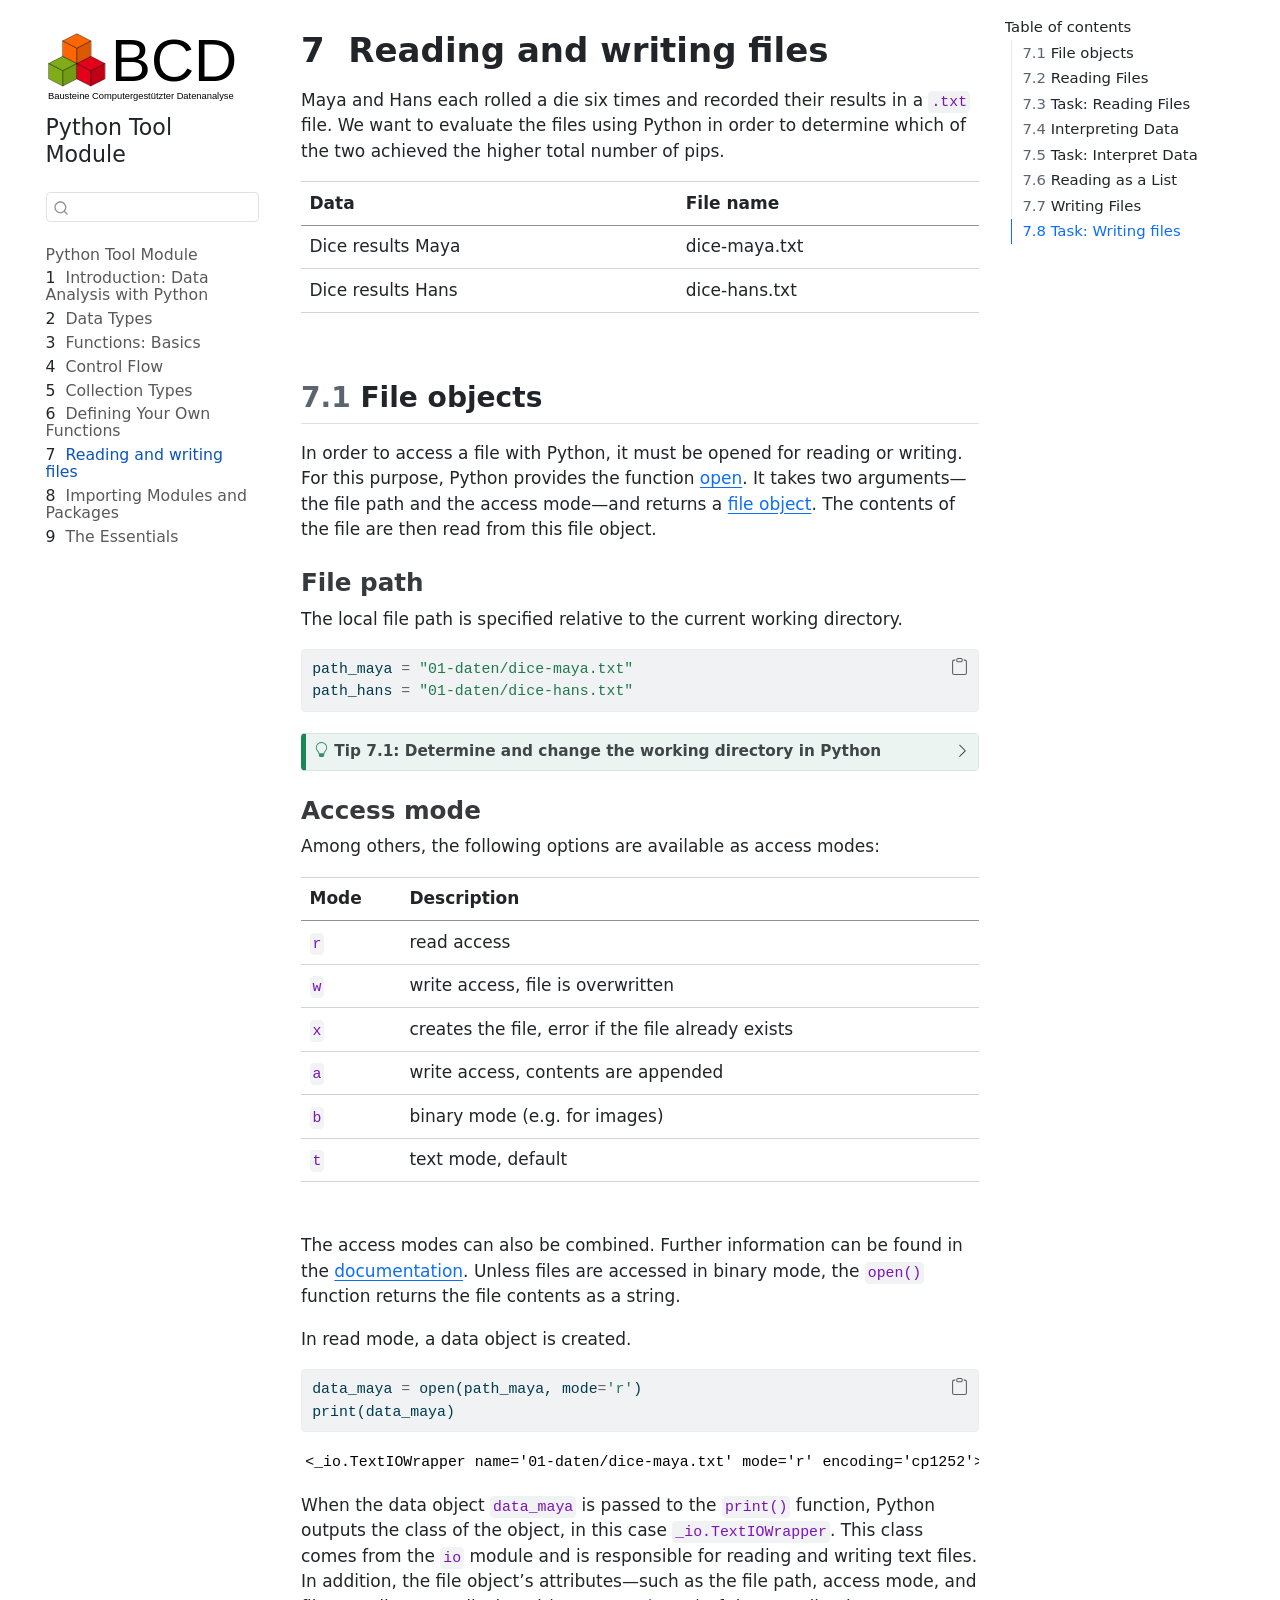
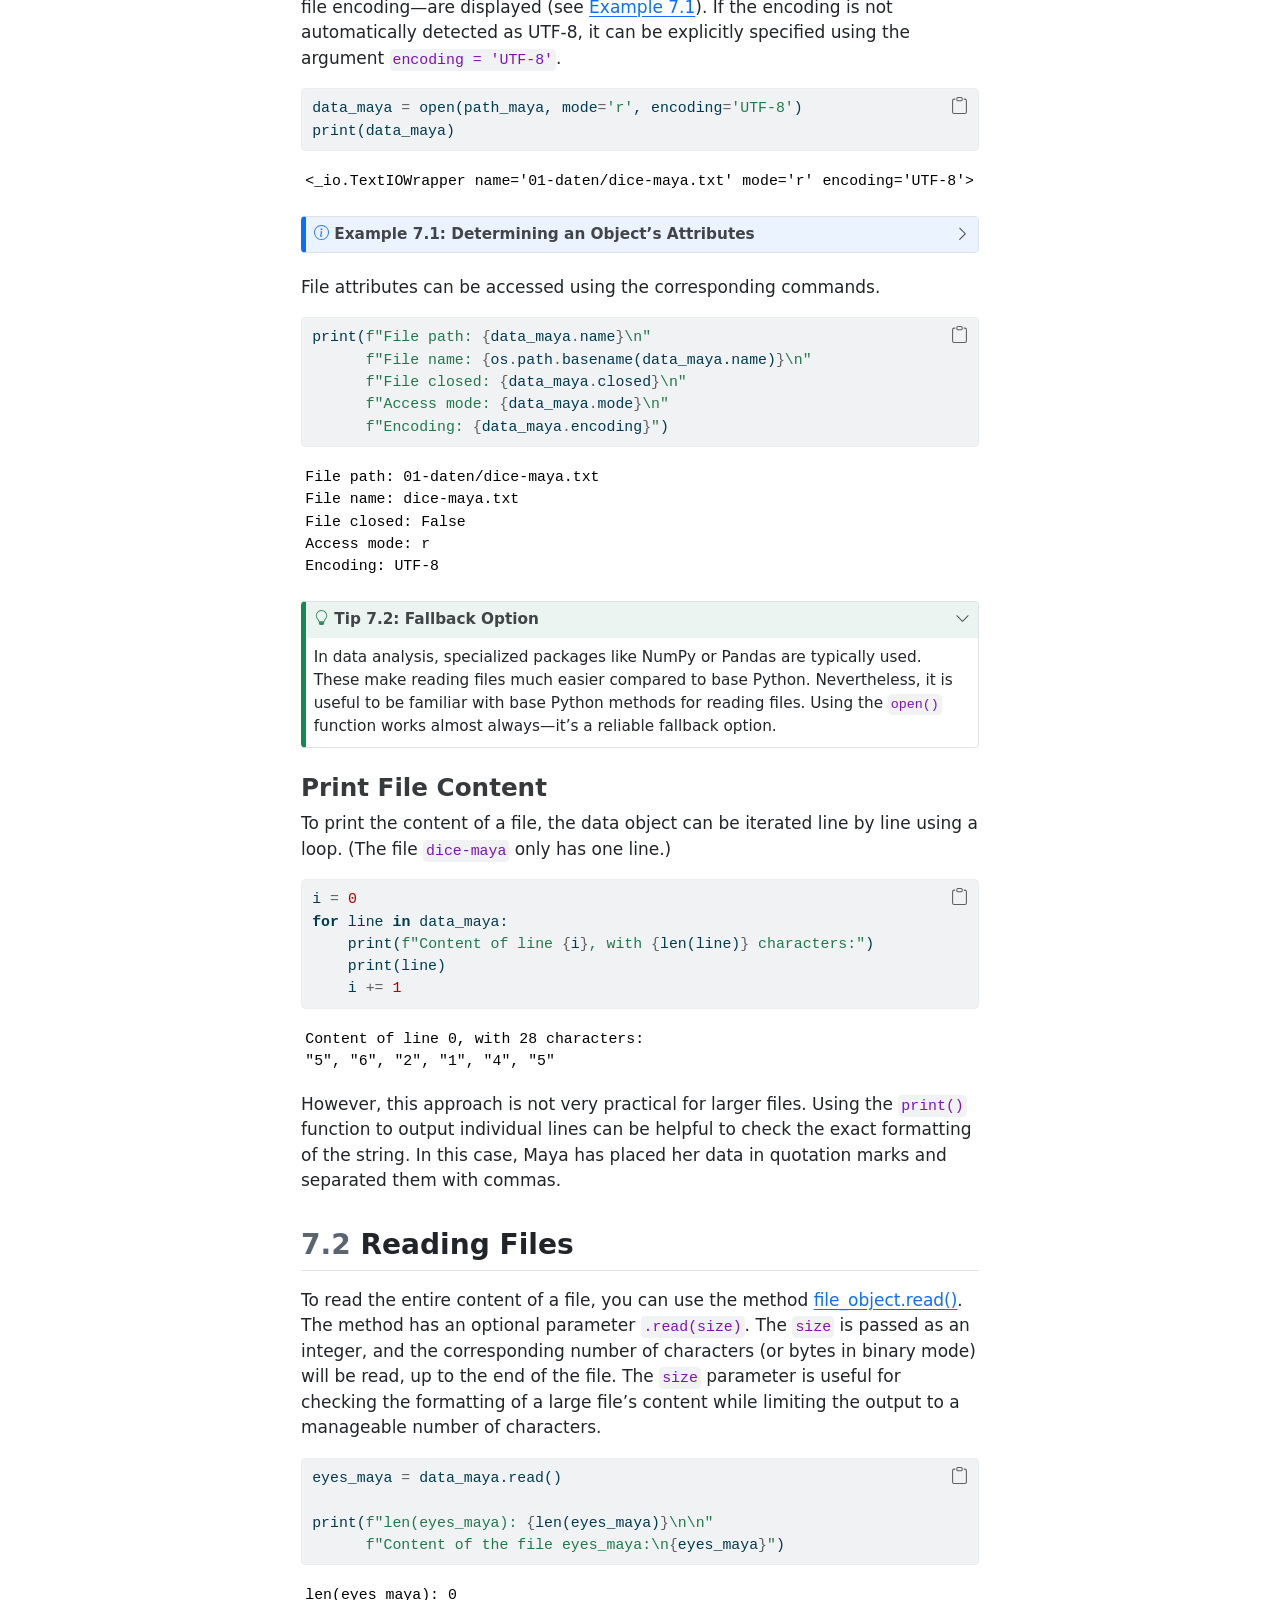
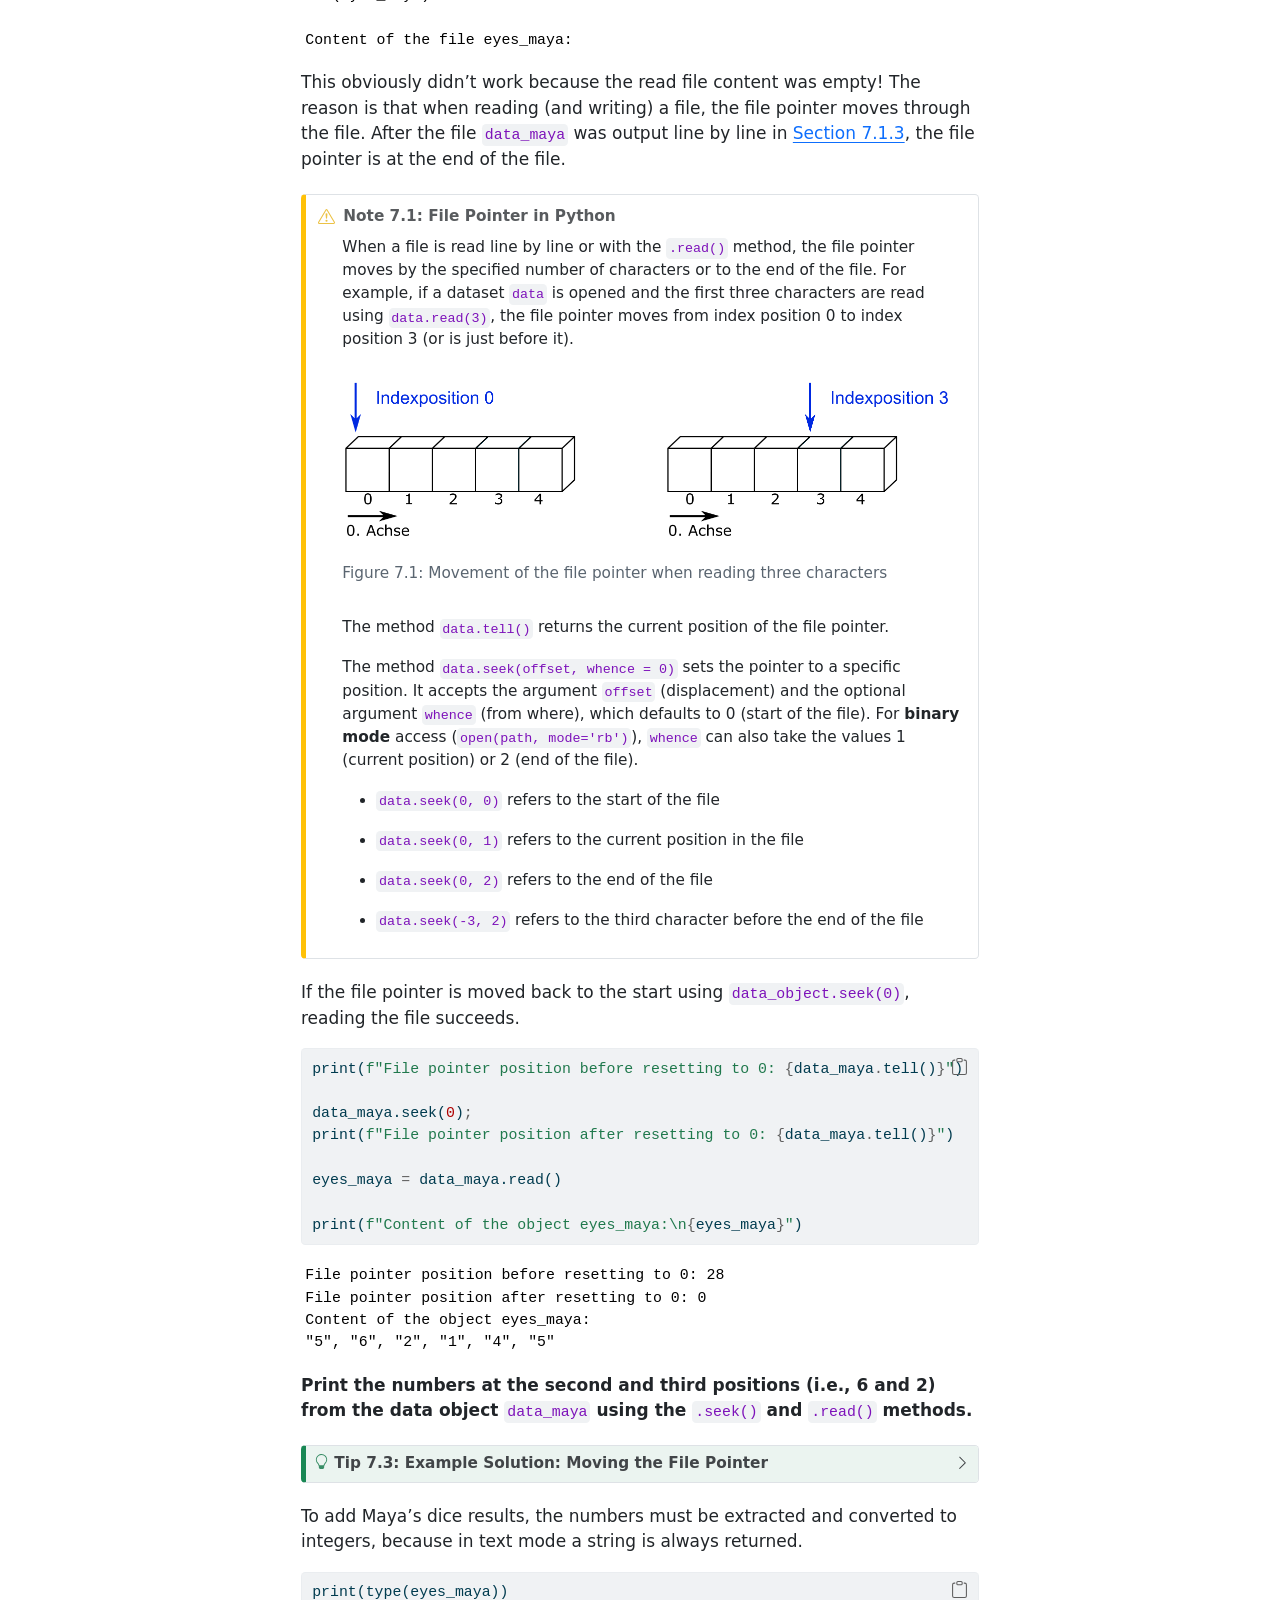
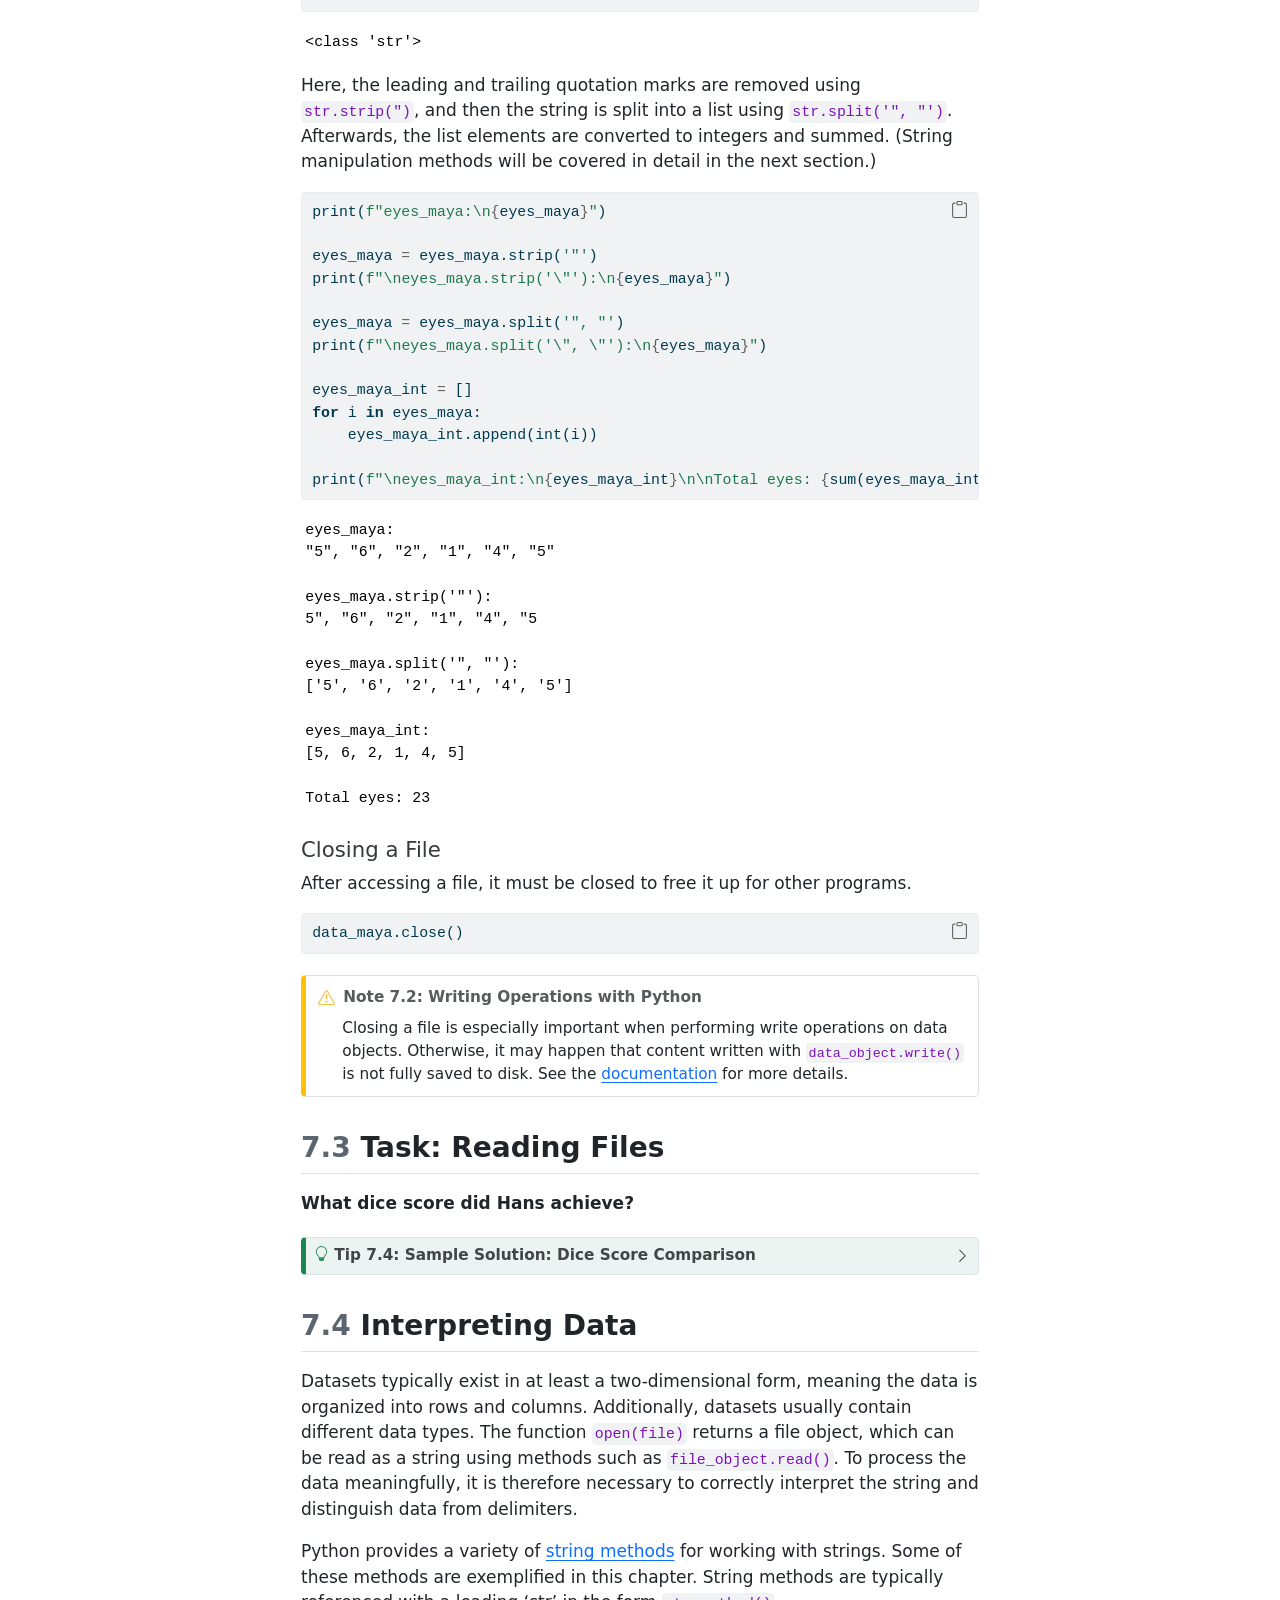
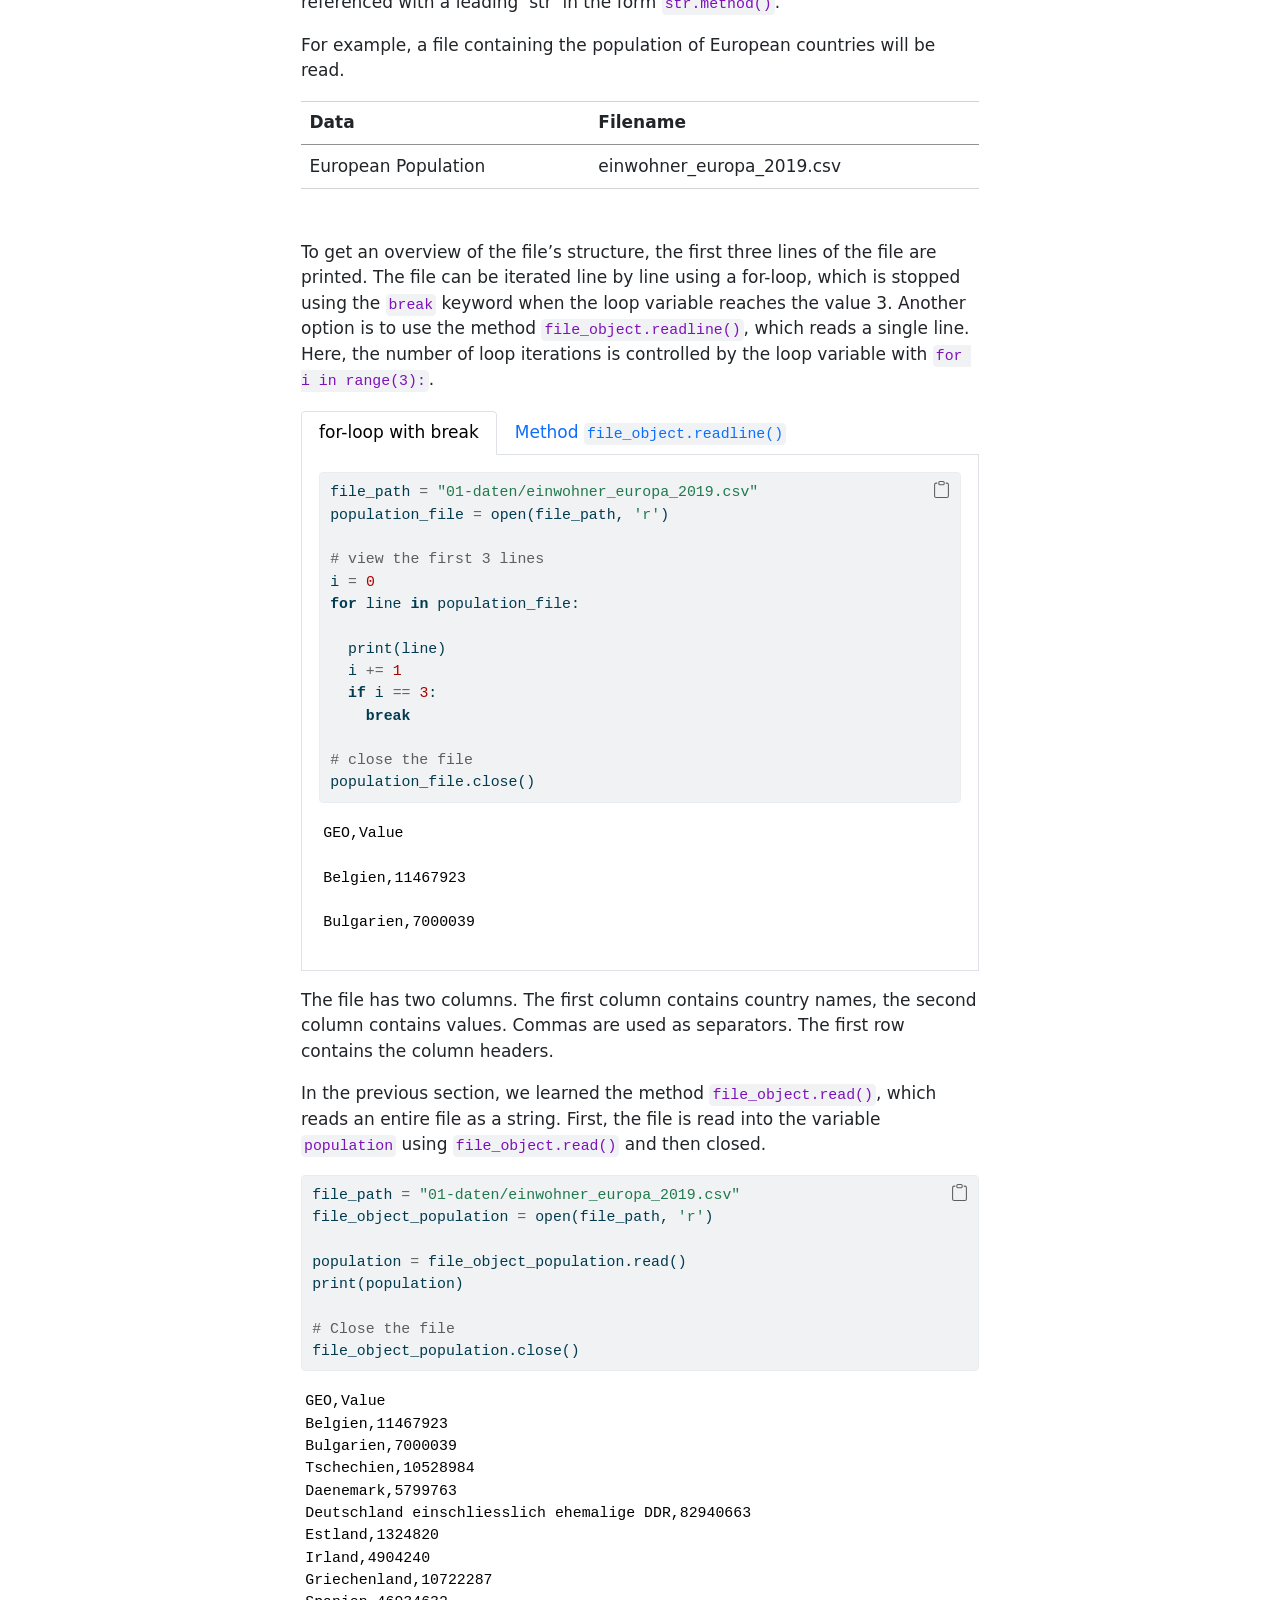
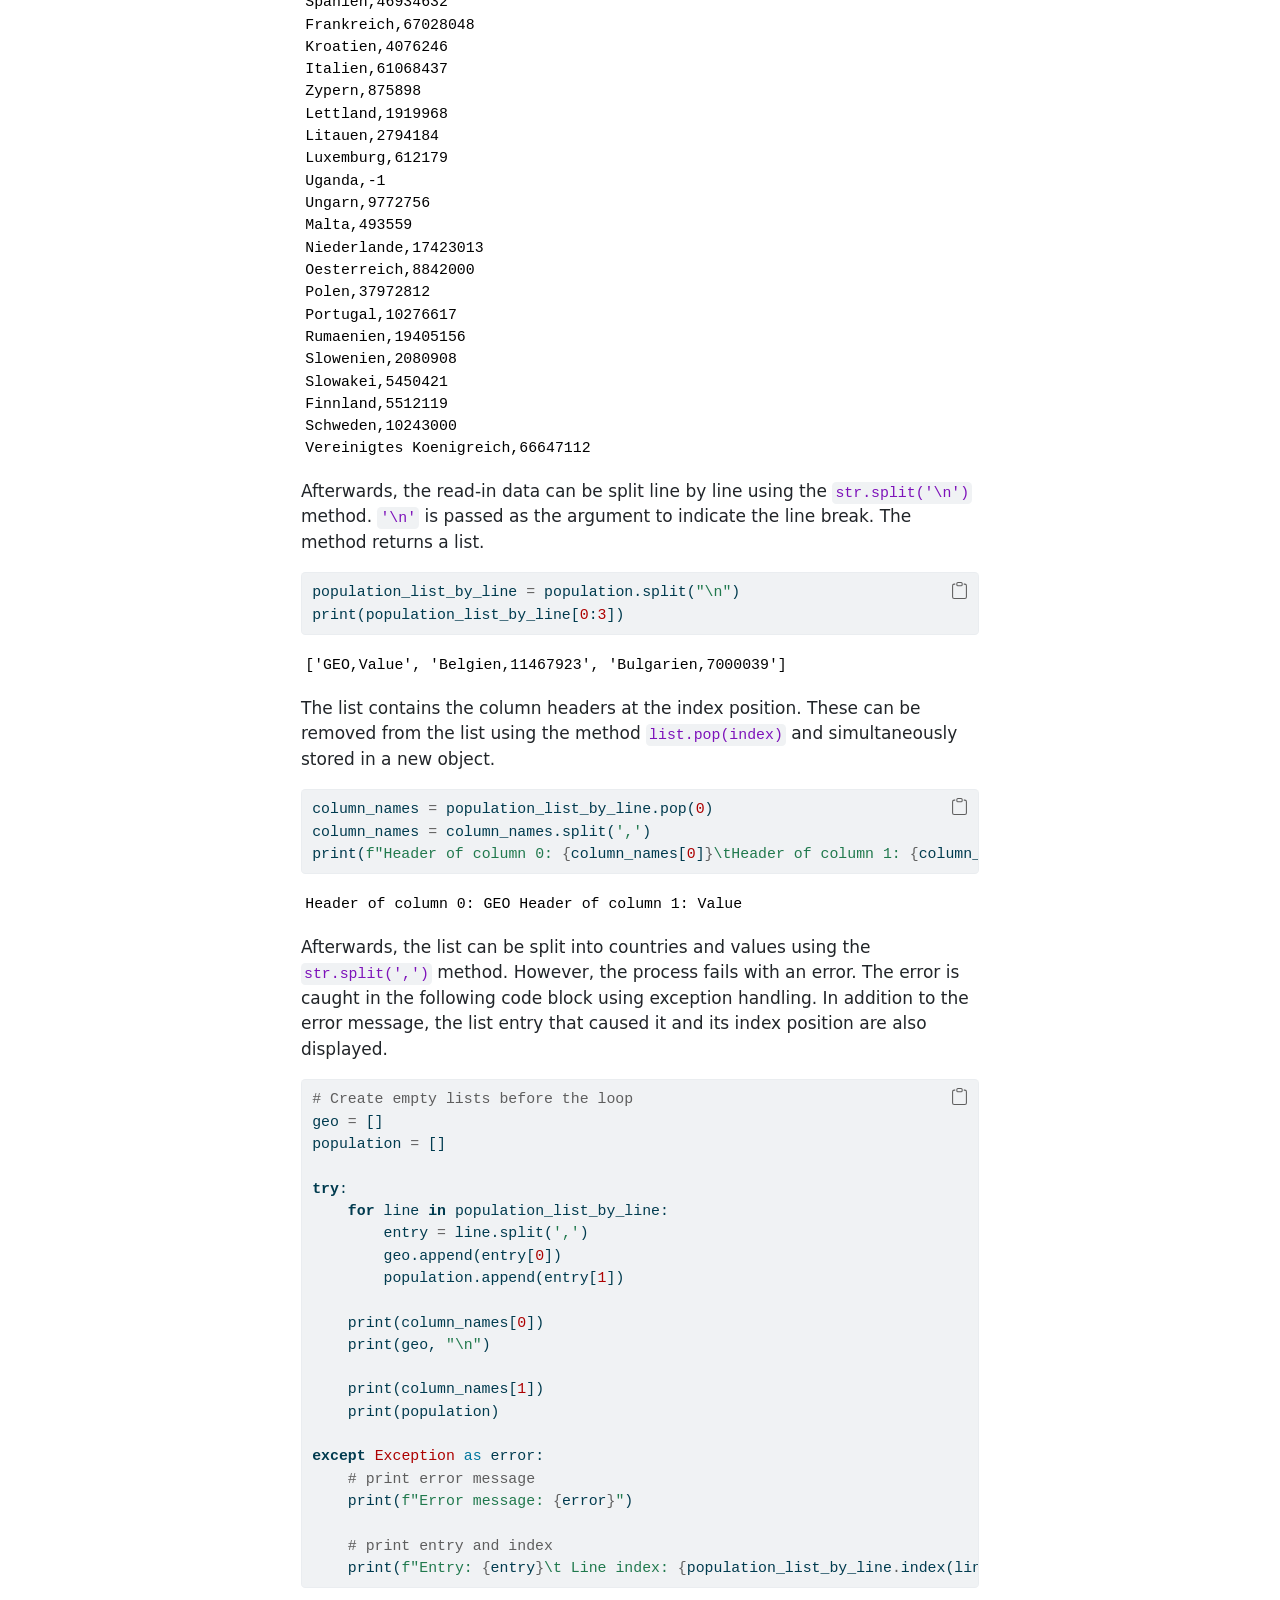
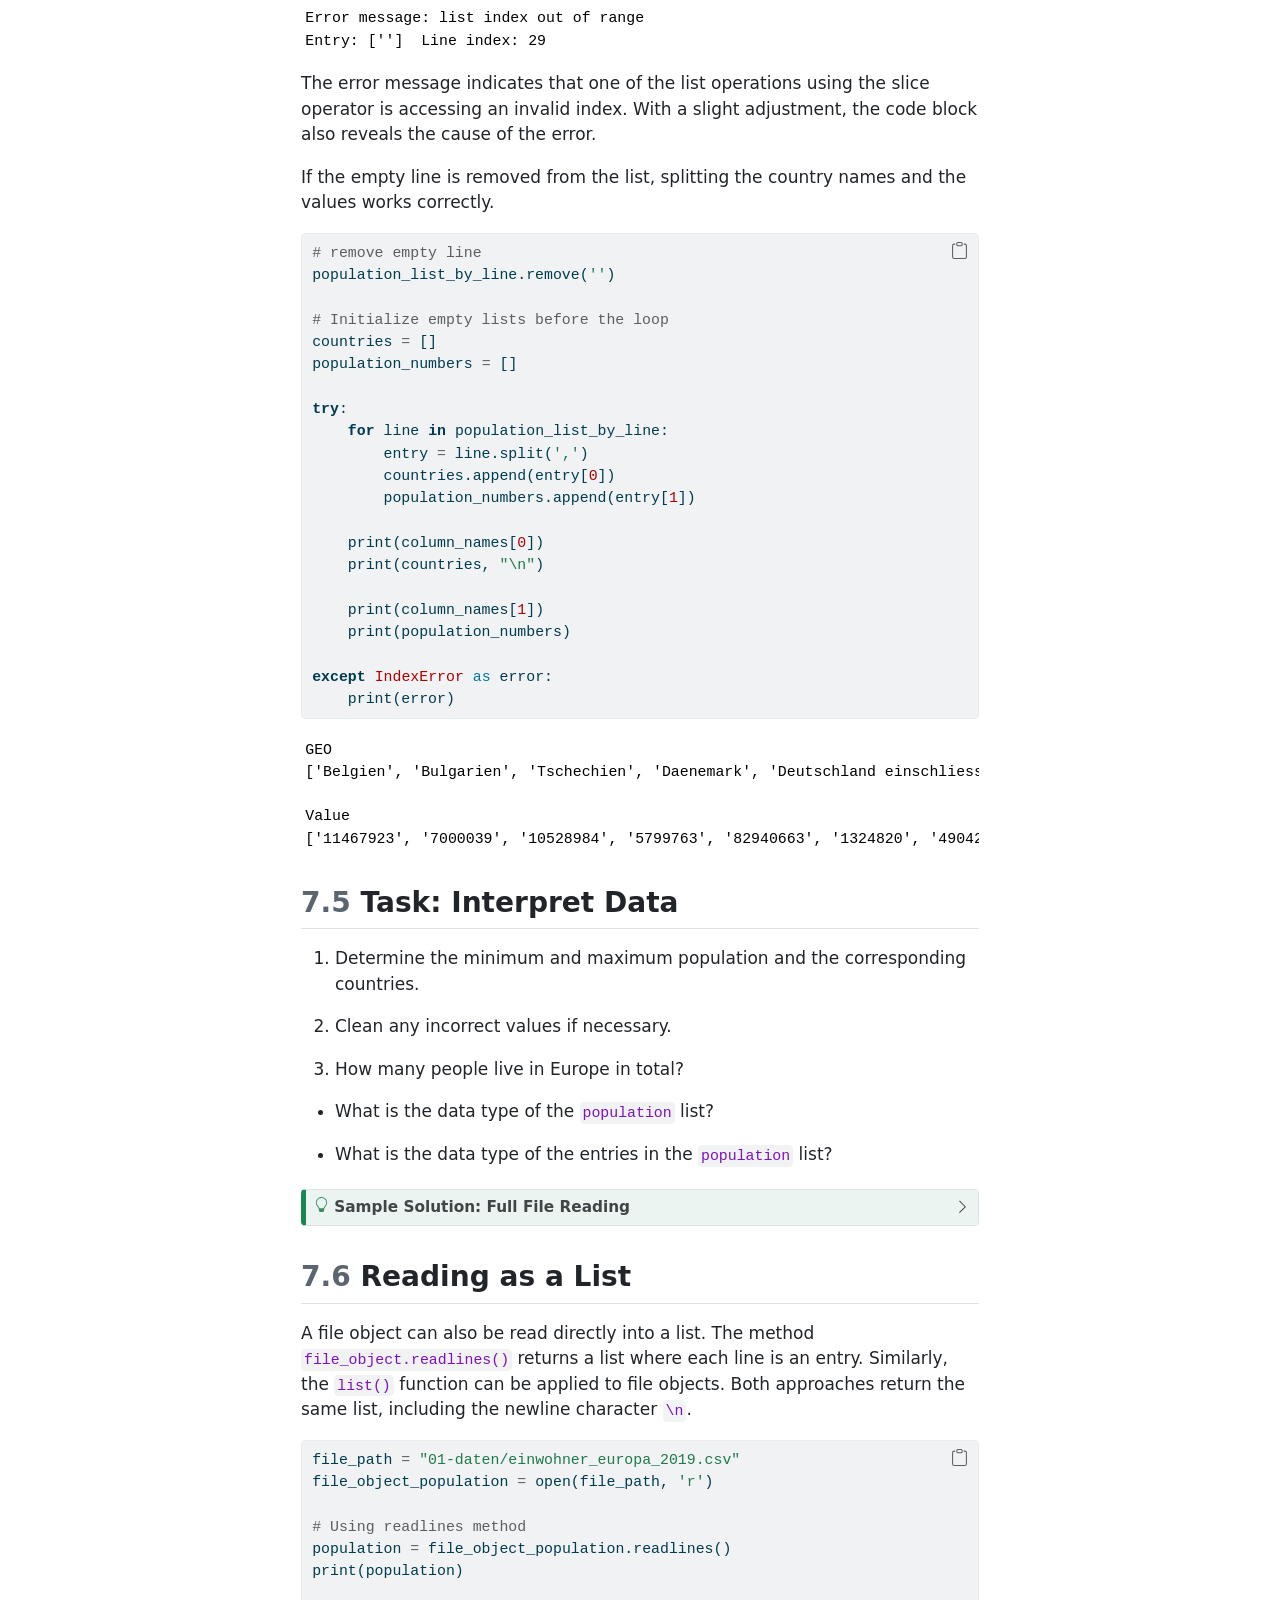
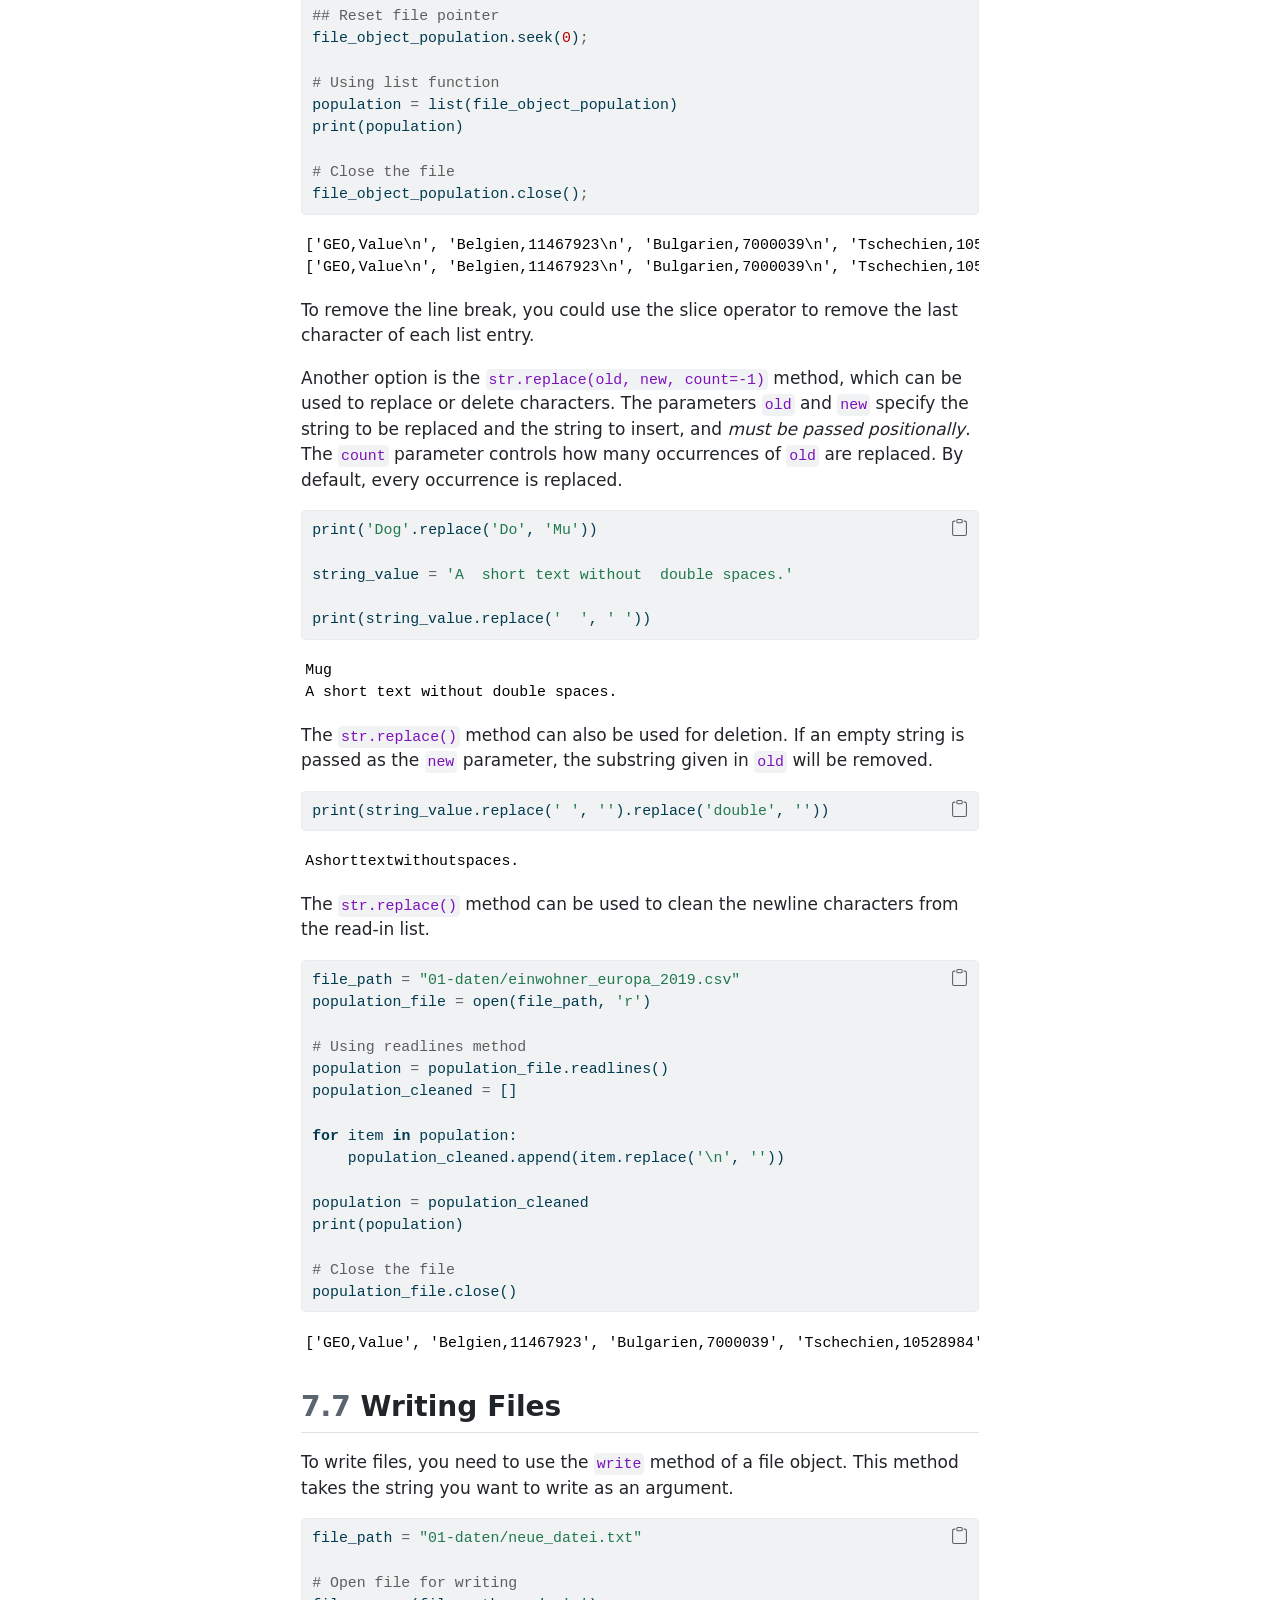
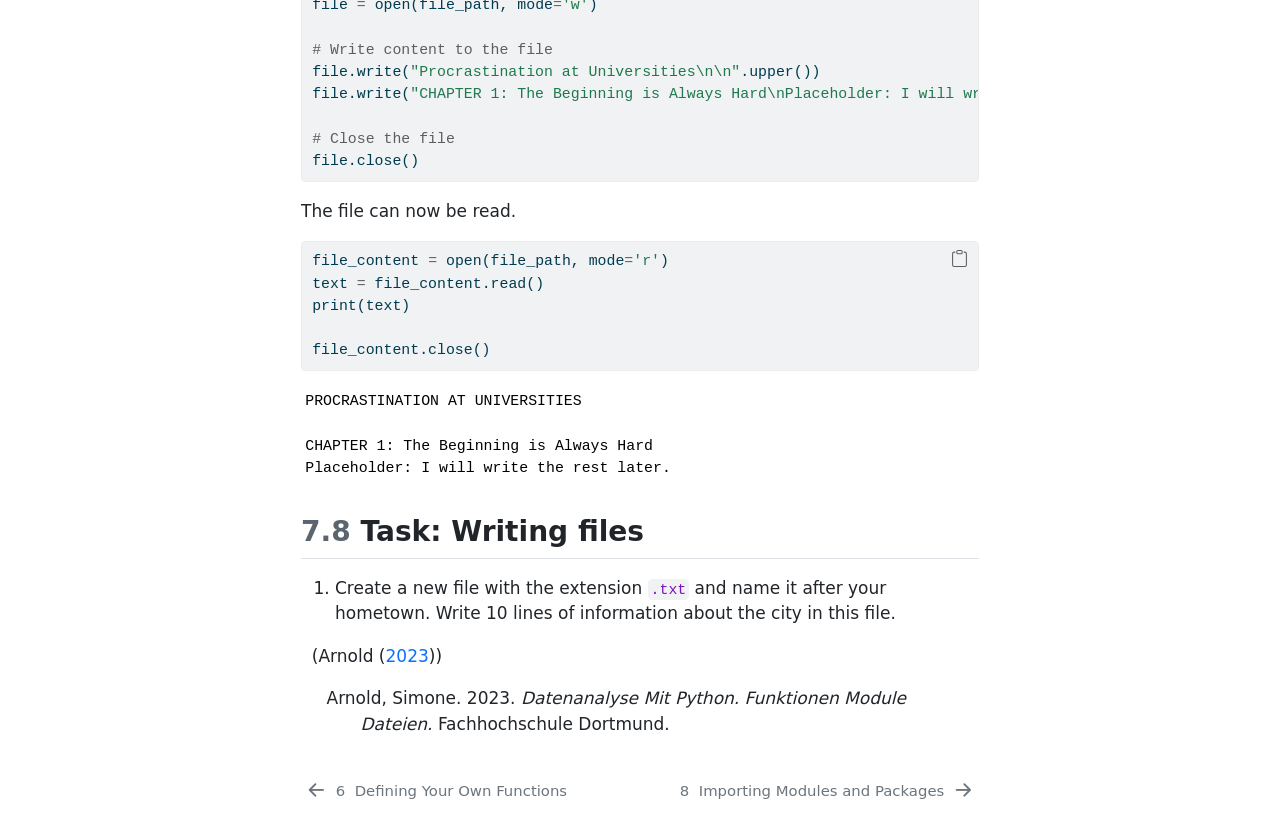
<file: output/book/skript/dateien-lesen-und-schreiben.html>
<!DOCTYPE html>
<html xmlns="http://www.w3.org/1999/xhtml" lang="en" xml:lang="en"><head>

<meta charset="utf-8">
<meta name="generator" content="quarto-1.10.18">

<meta name="viewport" content="width=device-width, initial-scale=1.0, user-scalable=yes">


<title>7&nbsp; Reading and writing files – Bausteine Computergestützter Datenanalyse</title>
<style>
/* Default styles provided by pandoc.
** See https://pandoc.org/MANUAL.html#variables-for-html for config info.
*/
span.smallcaps{font-variant: small-caps;}
div.columns{display: flex; gap: 1.5em;}
div.column{flex: auto;}
@media screen {
div.columns{gap: min(4vw, 1.5em);}
div.column{overflow-x: auto;}
}
div.hanging-indent{margin-left: 1.5em; text-indent: -1.5em;}
ul.task-list{list-style: none;}
ul.task-list li input[type="checkbox"] {
  width: 0.8em;
  margin: 0 0.8em 0.2em -1em; /* quarto-specific, see https://github.com/quarto-dev/quarto-cli/issues/4556 */ 
  vertical-align: middle;
}
/* CSS for syntax highlighting */
html { -webkit-text-size-adjust: 100%; }
pre > code.sourceCode { white-space: pre; position: relative; }
pre > code.sourceCode > span { display: inline-block; line-height: 1.25; }
pre > code.sourceCode > span:empty { height: 1.2em; }
.sourceCode { overflow: visible; }
code.sourceCode > span { color: inherit; text-decoration: inherit; }
div.sourceCode { margin: 1em 0; }
pre.sourceCode { margin: 0; }
@media screen {
div.sourceCode { overflow: auto; }
}
@media print {
pre > code.sourceCode { white-space: pre-wrap; }
pre > code.sourceCode > span { text-indent: -5em; padding-left: 5em; }
}
pre.numberSource code
  { counter-reset: source-line 0; }
pre.numberSource code > span
  { position: relative; left: -4em; counter-increment: source-line; }
pre.numberSource code > span > a:first-child::before
  { content: counter(source-line);
    position: relative; left: -1em; text-align: right; vertical-align: baseline;
    border: none; display: inline-block;
    -webkit-touch-callout: none; -webkit-user-select: none;
    -khtml-user-select: none; -moz-user-select: none;
    -ms-user-select: none; user-select: none;
    padding: 0 4px; width: 4em;
  }
pre.numberSource { margin-left: 3em;  padding-left: 4px; }
div.sourceCode
  {   }
@media screen {
pre > code.sourceCode > span > a:first-child::before { text-decoration: underline; }
}
/* CSS for citations */
div.csl-bib-body { }
div.csl-entry {
  clear: both;
}
.hanging-indent div.csl-entry {
  margin-left:2em;
  text-indent:-2em;
}
div.csl-left-margin {
  min-width:2em;
  float:left;
}
div.csl-right-inline {
  margin-left:2em;
  padding-left:1em;
}
div.csl-indent {
  margin-left: 2em;
}</style>


<script src="../site_libs/quarto-nav/quarto-nav.js"></script>
<script src="../site_libs/quarto-nav/headroom.min.js"></script>
<script src="../site_libs/clipboard/clipboard.min.js"></script>
<script src="../site_libs/quarto-search/autocomplete.umd.js"></script>
<script src="../site_libs/quarto-search/fuse.min.js"></script>
<script src="../site_libs/quarto-search/quarto-search.js"></script>
<meta name="quarto:offset" content="../">
<link href="../skript/module-und-pakete-importieren.html" rel="next">
<link href="../skript/funktionen-definieren.html" rel="prev">
<script src="../site_libs/quarto-html/quarto.js" type="module"></script>
<script src="../site_libs/quarto-html/tabsets/tabsets.js" type="module"></script>
<script src="../site_libs/quarto-html/popper.min.js"></script>
<script src="../site_libs/quarto-html/tippy.umd.min.js"></script>
<script src="../site_libs/quarto-html/anchor.min.js"></script>
<link href="../site_libs/quarto-html/tippy.css" rel="stylesheet">
<link href="../site_libs/quarto-html/quarto-syntax-highlighting-64a204ab8560d761af7679ceaba22944.css" rel="stylesheet" id="quarto-text-highlighting-styles">
<script src="../site_libs/bootstrap/bootstrap.min.js"></script>
<link href="../site_libs/bootstrap/bootstrap-icons.css" rel="stylesheet">
<link href="../site_libs/bootstrap/bootstrap-41d1ed59529443dc312b46011c211845.min.css" rel="stylesheet" append-hash="true" id="quarto-bootstrap" data-mode="light">
<script id="quarto-search-options" type="application/json">{
  "location": "sidebar",
  "copy-button": false,
  "collapse-after": 3,
  "panel-placement": "start",
  "type": "textbox",
  "limit": 50,
  "keyboard-shortcut": [
    "f",
    "/",
    "s"
  ],
  "show-item-context": false,
  "language": {
    "search-no-results-text": "No results",
    "search-matching-documents-text": "matching documents",
    "search-copy-link-title": "Copy link to search",
    "search-hide-matches-text": "Hide additional matches",
    "search-more-match-text": "more match in this document",
    "search-more-matches-text": "more matches in this document",
    "search-clear-button-title": "Clear",
    "search-text-placeholder": "",
    "search-detached-cancel-button-title": "Cancel",
    "search-submit-button-title": "Submit",
    "search-label": "Search"
  }
}</script>
<link rel="shortcut icon" href="skript/00-bilder/favicon_bcd_new.svg">
<link rel="icon" type="image/x-icon" href="logo.ico">


</head>

<body class="nav-sidebar floating quarto-light">

<div id="quarto-search-results"></div>
  <header id="quarto-header" class="headroom fixed-top">
  <nav class="quarto-secondary-nav">
    <div class="container-fluid d-flex">
      <button type="button" class="quarto-btn-toggle btn" data-bs-toggle="collapse" role="button" data-bs-target=".quarto-sidebar-collapse-item" aria-controls="quarto-sidebar" aria-expanded="false" aria-label="Toggle sidebar navigation" onclick="if (window.quartoToggleHeadroom) { window.quartoToggleHeadroom(); }">
        <i class="bi bi-layout-text-sidebar-reverse"></i>
      </button>
        <nav class="quarto-page-breadcrumbs" aria-label="breadcrumb"><ol class="breadcrumb"><li class="breadcrumb-item"><a href="../skript/dateien-lesen-und-schreiben.html"><span class="chapter-number">7</span>&nbsp; <span class="chapter-title">Reading and writing files</span></a></li></ol></nav>
        <a class="flex-grow-1" role="navigation" data-bs-toggle="collapse" data-bs-target=".quarto-sidebar-collapse-item" aria-controls="quarto-sidebar" aria-expanded="false" aria-label="Toggle sidebar navigation" onclick="if (window.quartoToggleHeadroom) { window.quartoToggleHeadroom(); }">      
        </a>
      <button type="button" class="btn quarto-search-button" aria-label="Search" onclick="window.quartoOpenSearch();">
        <i class="bi bi-search"></i>
      </button>
    </div>
  </nav>
</header>
<!-- content -->
<div id="quarto-content" class="quarto-container page-columns page-rows-contents page-layout-article">
<!-- sidebar -->
  <nav id="quarto-sidebar" class="sidebar collapse collapse-horizontal quarto-sidebar-collapse-item sidebar-navigation floating overflow-auto">
    <div class="pt-lg-2 mt-2 text-left sidebar-header sidebar-header-stacked">
      <a href="../index.html" class="sidebar-logo-link">
      <img src="../skript/00-bilder/logo_with_text_new.svg" alt="" class="sidebar-logo light-content py-0 d-lg-inline d-none">
      <img src="../skript/00-bilder/logo_with_text_new.svg" alt="" class="sidebar-logo dark-content py-0 d-lg-inline d-none">
      </a>
    <div class="sidebar-title mb-0 py-0">
      <a href="../">Python Tool Module</a> 
    </div>
      </div>
        <div class="mt-2 flex-shrink-0 align-items-center">
        <div class="sidebar-search">
        <div id="quarto-search" class="" title="Search"></div>
        </div>
        </div>
    <div class="sidebar-menu-container"> 
    <ul class="list-unstyled mt-1">
        <li class="sidebar-item">
  <div class="sidebar-item-container"> 
  <a href="../index.html" class="sidebar-item-text sidebar-link">
 <span class="menu-text">Python Tool Module</span></a>
  </div>
</li>
        <li class="sidebar-item">
  <div class="sidebar-item-container"> 
  <a href="../skript/einleitung.html" class="sidebar-item-text sidebar-link">
 <span class="menu-text"><span class="chapter-number">1</span>&nbsp; <span class="chapter-title">Introduction: Data Analysis with Python</span></span></a>
  </div>
</li>
        <li class="sidebar-item">
  <div class="sidebar-item-container"> 
  <a href="../skript/datentypen.html" class="sidebar-item-text sidebar-link">
 <span class="menu-text"><span class="chapter-number">2</span>&nbsp; <span class="chapter-title">Data Types</span></span></a>
  </div>
</li>
        <li class="sidebar-item">
  <div class="sidebar-item-container"> 
  <a href="../skript/funktionen.html" class="sidebar-item-text sidebar-link">
 <span class="menu-text"><span class="chapter-number">3</span>&nbsp; <span class="chapter-title">Functions: Basics</span></span></a>
  </div>
</li>
        <li class="sidebar-item">
  <div class="sidebar-item-container"> 
  <a href="../skript/flusskontrolle.html" class="sidebar-item-text sidebar-link">
 <span class="menu-text"><span class="chapter-number">4</span>&nbsp; <span class="chapter-title">Control Flow</span></span></a>
  </div>
</li>
        <li class="sidebar-item">
  <div class="sidebar-item-container"> 
  <a href="../skript/sammeltypen.html" class="sidebar-item-text sidebar-link">
 <span class="menu-text"><span class="chapter-number">5</span>&nbsp; <span class="chapter-title">Collection Types</span></span></a>
  </div>
</li>
        <li class="sidebar-item">
  <div class="sidebar-item-container"> 
  <a href="../skript/funktionen-definieren.html" class="sidebar-item-text sidebar-link">
 <span class="menu-text"><span class="chapter-number">6</span>&nbsp; <span class="chapter-title">Defining Your Own Functions</span></span></a>
  </div>
</li>
        <li class="sidebar-item">
  <div class="sidebar-item-container"> 
  <a href="../skript/dateien-lesen-und-schreiben.html" class="sidebar-item-text sidebar-link active">
 <span class="menu-text"><span class="chapter-number">7</span>&nbsp; <span class="chapter-title">Reading and writing files</span></span></a>
  </div>
</li>
        <li class="sidebar-item">
  <div class="sidebar-item-container"> 
  <a href="../skript/module-und-pakete-importieren.html" class="sidebar-item-text sidebar-link">
 <span class="menu-text"><span class="chapter-number">8</span>&nbsp; <span class="chapter-title">Importing Modules and Packages</span></span></a>
  </div>
</li>
        <li class="sidebar-item">
  <div class="sidebar-item-container"> 
  <a href="../skript/daswichtigste.html" class="sidebar-item-text sidebar-link">
 <span class="menu-text"><span class="chapter-number">9</span>&nbsp; <span class="chapter-title">The Essentials</span></span></a>
  </div>
</li>
    </ul>
    </div>
</nav>
<div id="quarto-sidebar-glass" class="quarto-sidebar-collapse-item" data-bs-toggle="collapse" data-bs-target=".quarto-sidebar-collapse-item"></div>
<!-- margin-sidebar -->
    <div id="quarto-margin-sidebar" class="sidebar margin-sidebar">
        <nav id="TOC" role="doc-toc" class="toc-active">
    <h2 id="toc-title">Table of contents</h2>
   
  <ul>
  <li><a href="#file-objects" id="toc-file-objects" class="nav-link active" data-scroll-target="#file-objects"><span class="header-section-number">7.1</span> File objects</a>
  <ul class="collapse">
  <li><a href="#file-path" id="toc-file-path" class="nav-link" data-scroll-target="#file-path">File path</a></li>
  <li><a href="#access-mode" id="toc-access-mode" class="nav-link" data-scroll-target="#access-mode">Access mode</a></li>
  <li><a href="#sec-file-content" id="toc-sec-file-content" class="nav-link" data-scroll-target="#sec-file-content">Print File Content</a></li>
  </ul></li>
  <li><a href="#reading-files" id="toc-reading-files" class="nav-link" data-scroll-target="#reading-files"><span class="header-section-number">7.2</span> Reading Files</a></li>
  <li><a href="#task-reading-files" id="toc-task-reading-files" class="nav-link" data-scroll-target="#task-reading-files"><span class="header-section-number">7.3</span> Task: Reading Files</a></li>
  <li><a href="#interpreting-data" id="toc-interpreting-data" class="nav-link" data-scroll-target="#interpreting-data"><span class="header-section-number">7.4</span> Interpreting Data</a></li>
  <li><a href="#task-interpret-data" id="toc-task-interpret-data" class="nav-link" data-scroll-target="#task-interpret-data"><span class="header-section-number">7.5</span> Task: Interpret Data</a></li>
  <li><a href="#reading-as-a-list" id="toc-reading-as-a-list" class="nav-link" data-scroll-target="#reading-as-a-list"><span class="header-section-number">7.6</span> Reading as a List</a></li>
  <li><a href="#writing-files" id="toc-writing-files" class="nav-link" data-scroll-target="#writing-files"><span class="header-section-number">7.7</span> Writing Files</a></li>
  <li><a href="#task-writing-files" id="toc-task-writing-files" class="nav-link" data-scroll-target="#task-writing-files"><span class="header-section-number">7.8</span> Task: Writing files</a></li>
  </ul>
</nav>
    </div>
<!-- main -->
<main class="content" id="quarto-document-content">

<header id="title-block-header" class="quarto-title-block default">
<div class="quarto-title">
<h1 class="title"><span class="chapter-number">7</span>&nbsp; <span class="chapter-title">Reading and writing files</span></h1>
</div>



<div class="quarto-title-meta">

    
  
    
  </div>
  


</header>


<p>Maya and Hans each rolled a die six times and recorded their results in a <code>.txt</code> file. We want to evaluate the files using Python in order to determine which of the two achieved the higher total number of pips.</p>
<table class="table">
<thead>
<tr class="header">
<th>Data</th>
<th>File name</th>
</tr>
</thead>
<tbody>
<tr class="odd">
<td>Dice results Maya</td>
<td>dice-maya.txt</td>
</tr>
<tr class="even">
<td>Dice results Hans</td>
<td>dice-hans.txt</td>
</tr>
</tbody>
</table>
<p>&nbsp;</p>
<section id="file-objects" class="level2" data-number="7.1">
<h2 data-number="7.1" class="anchored" data-anchor-id="file-objects"><span class="header-section-number">7.1</span> File objects</h2>
<p>In order to access a file with Python, it must be opened for reading or writing. For this purpose, Python provides the function <a href="https://docs.python.org/3/library/functions.html#open">open</a>. It takes two arguments—the file path and the access mode—and returns a <a href="https://docs.python.org/3/glossary.html#term-file-object">file object</a>. The contents of the file are then read from this file object.</p>
<section id="file-path" class="level3">
<h3 class="anchored" data-anchor-id="file-path">File path</h3>
<p>The local file path is specified relative to the current working directory.</p>
<div id="739a8674" class="cell" data-execution_count="1">
<div class="code-copy-outer-scaffold"><div class="sourceCode cell-code" id="cb1"><pre class="sourceCode python code-with-copy"><code class="sourceCode python"><span id="cb1-1"><a href="#cb1-1" aria-hidden="true" tabindex="-1"></a>path_maya <span class="op">=</span> <span class="st">"01-daten/dice-maya.txt"</span></span>
<span id="cb1-2"><a href="#cb1-2" aria-hidden="true" tabindex="-1"></a>path_hans <span class="op">=</span> <span class="st">"01-daten/dice-hans.txt"</span></span></code></pre></div><button title="Copy to Clipboard" class="code-copy-button"><i class="bi"></i></button></div>
</div>
<div id="tip-wd-Python" class="callout callout-style-default callout-tip callout-titled">
<div class="callout-header d-flex align-content-center collapsed" data-bs-toggle="collapse" data-bs-target=".callout-1-contents" aria-controls="callout-1" aria-expanded="false" aria-label="Toggle callout">
<div class="callout-icon-container">
<i class="callout-icon"></i>
</div>
<div class="callout-title-container flex-fill">
Tip&nbsp;7.1: Determine and change the working directory in Python
</div>
<div class="callout-btn-toggle d-inline-block border-0 py-1 ps-1 pe-0 float-end"><i class="callout-toggle"></i></div>
</div>
<div id="callout-1" class="callout-1-contents callout-collapse collapse">
<div class="callout-body-container callout-body">
<p>The path of the current working directory can be obtained using the <code>os</code> module via <code>os.getcwd()</code> (here without output). The working directory can be changed if necessary using <code>os.chdir('new_path')</code>. You can recognize the correct formatting of the path from the output of <code>os.getcwd()</code>.</p>
<div id="a43fa58c" class="cell" data-execution_count="2">
<div class="code-copy-outer-scaffold"><div class="sourceCode cell-code" id="cb2"><pre class="sourceCode python code-with-copy"><code class="sourceCode python"><span id="cb2-1"><a href="#cb2-1" aria-hidden="true" tabindex="-1"></a><span class="im">import</span> os</span>
<span id="cb2-2"><a href="#cb2-2" aria-hidden="true" tabindex="-1"></a><span class="bu">print</span>(os.getcwd())</span></code></pre></div><button title="Copy to Clipboard" class="code-copy-button"><i class="bi"></i></button></div>
</div>
<p>The importing of modules is covered in a later chapter.</p>
</div>
</div>
</div>
</section>
<section id="access-mode" class="level3">
<h3 class="anchored" data-anchor-id="access-mode">Access mode</h3>
<p>Among others, the following options are available as access modes:</p>
<table class="table">
<thead>
<tr class="header">
<th>Mode</th>
<th>Description</th>
</tr>
</thead>
<tbody>
<tr class="odd">
<td><code>r</code></td>
<td>read access</td>
</tr>
<tr class="even">
<td><code>w</code></td>
<td>write access, file is overwritten</td>
</tr>
<tr class="odd">
<td><code>x</code></td>
<td>creates the file, error if the file already exists</td>
</tr>
<tr class="even">
<td><code>a</code></td>
<td>write access, contents are appended</td>
</tr>
<tr class="odd">
<td><code>b</code></td>
<td>binary mode (e.g.&nbsp;for images)</td>
</tr>
<tr class="even">
<td><code>t</code></td>
<td>text mode, default</td>
</tr>
</tbody>
</table>
<p>&nbsp;</p>
<p>The access modes can also be combined. Further information can be found in the <a href="https://docs.python.org/3/library/functions.html#open">documentation</a>. Unless files are accessed in binary mode, the <code>open()</code> function returns the file contents as a string.</p>
<p>In read mode, a data object is created.</p>
<div id="93332102" class="cell" data-execution_count="3">
<div class="code-copy-outer-scaffold"><div class="sourceCode cell-code" id="cb3"><pre class="sourceCode python code-with-copy"><code class="sourceCode python"><span id="cb3-1"><a href="#cb3-1" aria-hidden="true" tabindex="-1"></a>data_maya <span class="op">=</span> <span class="bu">open</span>(path_maya, mode<span class="op">=</span><span class="st">'r'</span>)</span>
<span id="cb3-2"><a href="#cb3-2" aria-hidden="true" tabindex="-1"></a><span class="bu">print</span>(data_maya)</span></code></pre></div><button title="Copy to Clipboard" class="code-copy-button"><i class="bi"></i></button></div>
<div class="cell-output cell-output-stdout">
<pre><code>&lt;_io.TextIOWrapper name='01-daten/dice-maya.txt' mode='r' encoding='cp1252'&gt;</code></pre>
</div>
</div>
<p>When the data object <code>data_maya</code> is passed to the <code>print()</code> function, Python outputs the class of the object, in this case <code>_io.TextIOWrapper</code>. This class comes from the <code>io</code> module and is responsible for reading and writing text files. In addition, the file object’s attributes—such as the file path, access mode, and file encoding—are displayed (see <a href="#nte-attribute" class="quarto-xref">Example&nbsp;<span>7.1</span></a>). If the encoding is not automatically detected as UTF-8, it can be explicitly specified using the argument <code>encoding = 'UTF-8'</code>.</p>
<div id="ae0cbb92" class="cell" data-execution_count="4">
<div class="code-copy-outer-scaffold"><div class="sourceCode cell-code" id="cb5"><pre class="sourceCode python code-with-copy"><code class="sourceCode python"><span id="cb5-1"><a href="#cb5-1" aria-hidden="true" tabindex="-1"></a>data_maya <span class="op">=</span> <span class="bu">open</span>(path_maya, mode<span class="op">=</span><span class="st">'r'</span>, encoding<span class="op">=</span><span class="st">'UTF-8'</span>)</span>
<span id="cb5-2"><a href="#cb5-2" aria-hidden="true" tabindex="-1"></a><span class="bu">print</span>(data_maya)</span></code></pre></div><button title="Copy to Clipboard" class="code-copy-button"><i class="bi"></i></button></div>
<div class="cell-output cell-output-stdout">
<pre><code>&lt;_io.TextIOWrapper name='01-daten/dice-maya.txt' mode='r' encoding='UTF-8'&gt;</code></pre>
</div>
</div>
<div id="nte-attribute" class="callout callout-style-default callout-note callout-titled">
<div class="callout-header d-flex align-content-center collapsed" data-bs-toggle="collapse" data-bs-target=".callout-2-contents" aria-controls="callout-2" aria-expanded="false" aria-label="Toggle callout">
<div class="callout-icon-container">
<i class="callout-icon"></i>
</div>
<div class="callout-title-container flex-fill">
Example&nbsp;7.1: Determining an Object’s Attributes
</div>
<div class="callout-btn-toggle d-inline-block border-0 py-1 ps-1 pe-0 float-end"><i class="callout-toggle"></i></div>
</div>
<div id="callout-2" class="callout-2-contents callout-collapse collapse">
<div class="callout-body-container callout-body">
<p>The function <code>dir(object)</code> can be used to list the available attributes of an object. However, it also includes inherited attributes and methods from the object’s class, so the output is often quite extensive. For example, for the integer 1:</p>
<div id="40b66e2f" class="cell" data-execution_count="5">
<div class="code-copy-outer-scaffold"><div class="sourceCode cell-code" id="cb7"><pre class="sourceCode python code-with-copy"><code class="sourceCode python"><span id="cb7-1"><a href="#cb7-1" aria-hidden="true" tabindex="-1"></a><span class="bu">print</span>(<span class="bu">dir</span>(<span class="dv">1</span>))</span></code></pre></div><button title="Copy to Clipboard" class="code-copy-button"><i class="bi"></i></button></div>
<div class="cell-output cell-output-stdout">
<pre><code>['__abs__', '__add__', '__and__', '__bool__', '__ceil__', '__class__', '__delattr__', '__dir__', '__divmod__', '__doc__', '__eq__', '__float__', '__floor__', '__floordiv__', '__format__', '__ge__', '__getattribute__', '__getnewargs__', '__getstate__', '__gt__', '__hash__', '__index__', '__init__', '__init_subclass__', '__int__', '__invert__', '__le__', '__lshift__', '__lt__', '__mod__', '__mul__', '__ne__', '__neg__', '__new__', '__or__', '__pos__', '__pow__', '__radd__', '__rand__', '__rdivmod__', '__reduce__', '__reduce_ex__', '__repr__', '__rfloordiv__', '__rlshift__', '__rmod__', '__rmul__', '__ror__', '__round__', '__rpow__', '__rrshift__', '__rshift__', '__rsub__', '__rtruediv__', '__rxor__', '__setattr__', '__sizeof__', '__str__', '__sub__', '__subclasshook__', '__truediv__', '__trunc__', '__xor__', 'as_integer_ratio', 'bit_count', 'bit_length', 'conjugate', 'denominator', 'from_bytes', 'imag', 'is_integer', 'numerator', 'real', 'to_bytes']</code></pre>
</div>
</div>
<p>To limit the output to attributes, the following function can be used:</p>
<div id="d0925539" class="cell" data-execution_count="6">
<div class="code-copy-outer-scaffold"><div class="sourceCode cell-code" id="cb9"><pre class="sourceCode python code-with-copy"><code class="sourceCode python"><span id="cb9-1"><a href="#cb9-1" aria-hidden="true" tabindex="-1"></a>object_var <span class="op">=</span> <span class="dv">1</span></span>
<span id="cb9-2"><a href="#cb9-2" aria-hidden="true" tabindex="-1"></a></span>
<span id="cb9-3"><a href="#cb9-3" aria-hidden="true" tabindex="-1"></a>attributes <span class="op">=</span> [attr <span class="cf">for</span> attr <span class="kw">in</span> <span class="bu">dir</span>(object_var) <span class="cf">if</span> <span class="kw">not</span> <span class="bu">callable</span>(<span class="bu">getattr</span>(object_var, attr))]</span>
<span id="cb9-4"><a href="#cb9-4" aria-hidden="true" tabindex="-1"></a><span class="bu">print</span>(attributes)</span></code></pre></div><button title="Copy to Clipboard" class="code-copy-button"><i class="bi"></i></button></div>
<div class="cell-output cell-output-stdout">
<pre><code>['__doc__', 'denominator', 'imag', 'numerator', 'real']</code></pre>
</div>
</div>
<p>Attributes enclosed with double underscores are reserved for Python and not intended for the user. The following function removes attributes with double underscores from the output:</p>
<div id="f28ea4bc" class="cell" data-execution_count="7">
<div class="code-copy-outer-scaffold"><div class="sourceCode cell-code" id="cb11"><pre class="sourceCode python code-with-copy"><code class="sourceCode python"><span id="cb11-1"><a href="#cb11-1" aria-hidden="true" tabindex="-1"></a>my_object <span class="op">=</span> <span class="dv">1</span></span>
<span id="cb11-2"><a href="#cb11-2" aria-hidden="true" tabindex="-1"></a></span>
<span id="cb11-3"><a href="#cb11-3" aria-hidden="true" tabindex="-1"></a>attributes <span class="op">=</span> [attr <span class="cf">for</span> attr <span class="kw">in</span> <span class="bu">dir</span>(my_object) <span class="cf">if</span> <span class="kw">not</span> (<span class="bu">callable</span>(<span class="bu">getattr</span>(my_object, attr)) <span class="kw">or</span> attr.startswith(<span class="st">'__'</span>))]</span>
<span id="cb11-4"><a href="#cb11-4" aria-hidden="true" tabindex="-1"></a><span class="bu">print</span>(attributes)</span></code></pre></div><button title="Copy to Clipboard" class="code-copy-button"><i class="bi"></i></button></div>
<div class="cell-output cell-output-stdout">
<pre><code>['denominator', 'imag', 'numerator', 'real']</code></pre>
</div>
</div>
<p>In the case of an integer, attributes (to distinguish from floating-point numbers using enclosing parentheses) can be accessed as follows:</p>
<div id="4216a7d0" class="cell" data-execution_count="8">
<div class="code-copy-outer-scaffold"><div class="sourceCode cell-code" id="cb13"><pre class="sourceCode python code-with-copy"><code class="sourceCode python"><span id="cb13-1"><a href="#cb13-1" aria-hidden="true" tabindex="-1"></a>(<span class="dv">1</span>).numerator</span></code></pre></div><button title="Copy to Clipboard" class="code-copy-button"><i class="bi"></i></button></div>
<div class="cell-output cell-output-display" data-execution_count="8">
<pre><code>1</code></pre>
</div>
</div>
<p>If we look at the attributes of the file object ‘data_maya’, attributes with a single leading underscore stand out.</p>
<div id="61c5492f" class="cell" data-execution_count="9">
<div class="code-copy-outer-scaffold"><div class="sourceCode cell-code" id="cb15"><pre class="sourceCode python code-with-copy"><code class="sourceCode python"><span id="cb15-1"><a href="#cb15-1" aria-hidden="true" tabindex="-1"></a>object_ <span class="op">=</span> data_maya</span>
<span id="cb15-2"><a href="#cb15-2" aria-hidden="true" tabindex="-1"></a></span>
<span id="cb15-3"><a href="#cb15-3" aria-hidden="true" tabindex="-1"></a>attributes <span class="op">=</span> [attr <span class="cf">for</span> attr <span class="kw">in</span> <span class="bu">dir</span>(object_) <span class="cf">if</span> <span class="kw">not</span> (<span class="bu">callable</span>(<span class="bu">getattr</span>(object_, attr)) <span class="kw">or</span> attr.startswith(<span class="st">'__'</span>))]</span>
<span id="cb15-4"><a href="#cb15-4" aria-hidden="true" tabindex="-1"></a><span class="bu">print</span>(attributes)</span></code></pre></div><button title="Copy to Clipboard" class="code-copy-button"><i class="bi"></i></button></div>
<div class="cell-output cell-output-stdout">
<pre><code>['_CHUNK_SIZE', '_finalizing', 'buffer', 'closed', 'encoding', 'errors', 'line_buffering', 'mode', 'name', 'newlines', 'write_through']</code></pre>
</div>
</div>
<p>These are attributes that should not be accessed by the user (Further information can be found <a href="https://dbader.org/blog/meaning-of-underscores-in-python">here</a>). The following code prints all attributes without leading underscores:</p>
<div id="80703198" class="cell" data-execution_count="10">
<div class="code-copy-outer-scaffold"><div class="sourceCode cell-code" id="cb17"><pre class="sourceCode python code-with-copy"><code class="sourceCode python"><span id="cb17-1"><a href="#cb17-1" aria-hidden="true" tabindex="-1"></a>object_instance <span class="op">=</span> data_maya</span>
<span id="cb17-2"><a href="#cb17-2" aria-hidden="true" tabindex="-1"></a></span>
<span id="cb17-3"><a href="#cb17-3" aria-hidden="true" tabindex="-1"></a>attributes <span class="op">=</span> [attr <span class="cf">for</span> attr <span class="kw">in</span> <span class="bu">dir</span>(object_instance) <span class="cf">if</span> <span class="kw">not</span> (<span class="bu">callable</span>(<span class="bu">getattr</span>(object_instance, attr)) <span class="kw">or</span> attr.startswith(<span class="st">'_'</span>))]</span>
<span id="cb17-4"><a href="#cb17-4" aria-hidden="true" tabindex="-1"></a><span class="bu">print</span>(attributes)</span></code></pre></div><button title="Copy to Clipboard" class="code-copy-button"><i class="bi"></i></button></div>
<div class="cell-output cell-output-stdout">
<pre><code>['buffer', 'closed', 'encoding', 'errors', 'line_buffering', 'mode', 'name', 'newlines', 'write_through']</code></pre>
</div>
</div>
</div>
</div>
</div>
<p>File attributes can be accessed using the corresponding commands.</p>
<div id="4056d50d" class="cell" data-execution_count="11">
<div class="code-copy-outer-scaffold"><div class="sourceCode cell-code" id="cb19"><pre class="sourceCode python code-with-copy"><code class="sourceCode python"><span id="cb19-1"><a href="#cb19-1" aria-hidden="true" tabindex="-1"></a><span class="bu">print</span>(<span class="ss">f"File path: </span><span class="sc">{</span>data_maya<span class="sc">.</span>name<span class="sc">}</span><span class="ch">\n</span><span class="ss">"</span></span>
<span id="cb19-2"><a href="#cb19-2" aria-hidden="true" tabindex="-1"></a>      <span class="ss">f"File name: </span><span class="sc">{</span>os<span class="sc">.</span>path<span class="sc">.</span>basename(data_maya.name)<span class="sc">}</span><span class="ch">\n</span><span class="ss">"</span></span>
<span id="cb19-3"><a href="#cb19-3" aria-hidden="true" tabindex="-1"></a>      <span class="ss">f"File closed: </span><span class="sc">{</span>data_maya<span class="sc">.</span>closed<span class="sc">}</span><span class="ch">\n</span><span class="ss">"</span></span>
<span id="cb19-4"><a href="#cb19-4" aria-hidden="true" tabindex="-1"></a>      <span class="ss">f"Access mode: </span><span class="sc">{</span>data_maya<span class="sc">.</span>mode<span class="sc">}</span><span class="ch">\n</span><span class="ss">"</span></span>
<span id="cb19-5"><a href="#cb19-5" aria-hidden="true" tabindex="-1"></a>      <span class="ss">f"Encoding: </span><span class="sc">{</span>data_maya<span class="sc">.</span>encoding<span class="sc">}</span><span class="ss">"</span>)</span></code></pre></div><button title="Copy to Clipboard" class="code-copy-button"><i class="bi"></i></button></div>
<div class="cell-output cell-output-stdout">
<pre><code>File path: 01-daten/dice-maya.txt
File name: dice-maya.txt
File closed: False
Access mode: r
Encoding: UTF-8</code></pre>
</div>
</div>
<div id="tip-fallback" class="callout callout-style-default callout-tip callout-titled">
<div class="callout-header d-flex align-content-center" data-bs-toggle="collapse" data-bs-target=".callout-3-contents" aria-controls="callout-3" aria-expanded="true" aria-label="Toggle callout">
<div class="callout-icon-container">
<i class="callout-icon"></i>
</div>
<div class="callout-title-container flex-fill">
Tip&nbsp;7.2: Fallback Option
</div>
<div class="callout-btn-toggle d-inline-block border-0 py-1 ps-1 pe-0 float-end"><i class="callout-toggle"></i></div>
</div>
<div id="callout-3" class="callout-3-contents callout-collapse collapse show">
<div class="callout-body-container callout-body">
<p>In data analysis, specialized packages like NumPy or Pandas are typically used. These make reading files much easier compared to base Python. Nevertheless, it is useful to be familiar with base Python methods for reading files. Using the <code>open()</code> function works almost always—it’s a reliable fallback option.</p>
</div>
</div>
</div>
</section>
<section id="sec-file-content" class="level3">
<h3 class="anchored" data-anchor-id="sec-file-content">Print File Content</h3>
<p>To print the content of a file, the data object can be iterated line by line using a loop. (The file <code>dice-maya</code> only has one line.)</p>
<div id="e816af63" class="cell" data-execution_count="12">
<div class="code-copy-outer-scaffold"><div class="sourceCode cell-code" id="cb21"><pre class="sourceCode python code-with-copy"><code class="sourceCode python"><span id="cb21-1"><a href="#cb21-1" aria-hidden="true" tabindex="-1"></a>i <span class="op">=</span> <span class="dv">0</span></span>
<span id="cb21-2"><a href="#cb21-2" aria-hidden="true" tabindex="-1"></a><span class="cf">for</span> line <span class="kw">in</span> data_maya:</span>
<span id="cb21-3"><a href="#cb21-3" aria-hidden="true" tabindex="-1"></a>    <span class="bu">print</span>(<span class="ss">f"Content of line </span><span class="sc">{</span>i<span class="sc">}</span><span class="ss">, with </span><span class="sc">{</span><span class="bu">len</span>(line)<span class="sc">}</span><span class="ss"> characters:"</span>)</span>
<span id="cb21-4"><a href="#cb21-4" aria-hidden="true" tabindex="-1"></a>    <span class="bu">print</span>(line)</span>
<span id="cb21-5"><a href="#cb21-5" aria-hidden="true" tabindex="-1"></a>    i <span class="op">+=</span> <span class="dv">1</span></span></code></pre></div><button title="Copy to Clipboard" class="code-copy-button"><i class="bi"></i></button></div>
<div class="cell-output cell-output-stdout">
<pre><code>Content of line 0, with 28 characters:
"5", "6", "2", "1", "4", "5"</code></pre>
</div>
</div>
<p>However, this approach is not very practical for larger files. Using the <code>print()</code> function to output individual lines can be helpful to check the exact formatting of the string. In this case, Maya has placed her data in quotation marks and separated them with commas.</p>
</section>
</section>
<section id="reading-files" class="level2" data-number="7.2">
<h2 data-number="7.2" class="anchored" data-anchor-id="reading-files"><span class="header-section-number">7.2</span> Reading Files</h2>
<p>To read the entire content of a file, you can use the method <a href="https://docs.python.org/3/tutorial/inputoutput.html">file_object.read()</a>. The method has an optional parameter <code>.read(size)</code>. The <code>size</code> is passed as an integer, and the corresponding number of characters (or bytes in binary mode) will be read, up to the end of the file. The <code>size</code> parameter is useful for checking the formatting of a large file’s content while limiting the output to a manageable number of characters.</p>
<div id="c683dfd9" class="cell" data-execution_count="13">
<div class="code-copy-outer-scaffold"><div class="sourceCode cell-code" id="cb23"><pre class="sourceCode python code-with-copy"><code class="sourceCode python"><span id="cb23-1"><a href="#cb23-1" aria-hidden="true" tabindex="-1"></a>eyes_maya <span class="op">=</span> data_maya.read()</span>
<span id="cb23-2"><a href="#cb23-2" aria-hidden="true" tabindex="-1"></a></span>
<span id="cb23-3"><a href="#cb23-3" aria-hidden="true" tabindex="-1"></a><span class="bu">print</span>(<span class="ss">f"len(eyes_maya): </span><span class="sc">{</span><span class="bu">len</span>(eyes_maya)<span class="sc">}</span><span class="ch">\n\n</span><span class="ss">"</span></span>
<span id="cb23-4"><a href="#cb23-4" aria-hidden="true" tabindex="-1"></a>      <span class="ss">f"Content of the file eyes_maya:</span><span class="ch">\n</span><span class="sc">{</span>eyes_maya<span class="sc">}</span><span class="ss">"</span>)</span></code></pre></div><button title="Copy to Clipboard" class="code-copy-button"><i class="bi"></i></button></div>
<div class="cell-output cell-output-stdout">
<pre><code>len(eyes_maya): 0

Content of the file eyes_maya:
</code></pre>
</div>
</div>
<p>This obviously didn’t work because the read file content was empty! The reason is that when reading (and writing) a file, the file pointer moves through the file. After the file <code>data_maya</code> was output line by line in <a href="#sec-file-content" class="quarto-xref"><span>Section 7.1.3</span></a>, the file pointer is at the end of the file.</p>
<div id="wrn-filepointer" class="callout callout-style-simple callout-warning callout-titled">
<div class="callout-header d-flex align-content-center">
<div class="callout-icon-container">
<i class="callout-icon"></i>
</div>
<div class="callout-title-container flex-fill">
Note&nbsp;7.1: File Pointer in Python
</div>
</div>
<div class="callout-body-container callout-body">
<p>When a file is read line by line or with the <code>.read()</code> method, the file pointer moves by the specified number of characters or to the end of the file. For example, if a dataset <code>data</code> is opened and the first three characters are read using <code>data.read(3)</code>, the file pointer moves from index position 0 to index position 3 (or is just before it).</p>
<div id="fig-filepointer" class="quarto-layout-panel">
<figure class="quarto-float quarto-float-fig figure">
<div aria-describedby="fig-filepointer-caption-0ceaefa1-69ba-4598-a22c-09a6ac19f8ca">
<div class="quarto-layout-row">
<div class="quarto-layout-cell" style="flex-basis: 50.0%;justify-content: center;">
<p><img src="00-bilder/indexposition-0.png" class="img-fluid figure-img" alt="Depicted is a strip divided into five blocks representing a one-dimensional dataset. The blocks are labeled 0 to 4 along the 0 axis from left to right. Above, to the left of block zero, there is an arrow labeled Index Position Zero"></p>
</div>
<div class="quarto-layout-cell" style="flex-basis: 50.0%;justify-content: center;">
<p><img src="00-bilder/indexposition-3.png" class="img-fluid figure-img" alt="Depicted is the same strip. Above, to the left of block three, there is an arrow labeled Index Position Three"></p>
</div>
</div>
</div>
<figcaption class="quarto-float-caption-bottom quarto-float-caption quarto-float-fig" id="fig-filepointer-caption-0ceaefa1-69ba-4598-a22c-09a6ac19f8ca">
Figure&nbsp;7.1: Movement of the file pointer when reading three characters
</figcaption>
</figure>
</div>
<p>The method <code>data.tell()</code> returns the current position of the file pointer.</p>
<p>The method <code>data.seek(offset, whence = 0)</code> sets the pointer to a specific position. It accepts the argument <code>offset</code> (displacement) and the optional argument <code>whence</code> (from where), which defaults to 0 (start of the file). For <strong>binary mode</strong> access (<code>open(path, mode='rb')</code>), <code>whence</code> can also take the values 1 (current position) or 2 (end of the file).</p>
<ul>
<li><p><code>data.seek(0, 0)</code> refers to the start of the file</p></li>
<li><p><code>data.seek(0, 1)</code> refers to the current position in the file</p></li>
<li><p><code>data.seek(0, 2)</code> refers to the end of the file</p></li>
<li><p><code>data.seek(-3, 2)</code> refers to the third character before the end of the file</p></li>
</ul>
</div>
</div>
<p>If the file pointer is moved back to the start using <code>data_object.seek(0)</code>, reading the file succeeds.</p>
<div id="cc5c850d" class="cell" data-results="hold" data-execution_count="14">
<div class="code-copy-outer-scaffold"><div class="sourceCode cell-code" id="cb25"><pre class="sourceCode python code-with-copy"><code class="sourceCode python"><span id="cb25-1"><a href="#cb25-1" aria-hidden="true" tabindex="-1"></a><span class="bu">print</span>(<span class="ss">f"File pointer position before resetting to 0: </span><span class="sc">{</span>data_maya<span class="sc">.</span>tell()<span class="sc">}</span><span class="ss">"</span>)</span>
<span id="cb25-2"><a href="#cb25-2" aria-hidden="true" tabindex="-1"></a></span>
<span id="cb25-3"><a href="#cb25-3" aria-hidden="true" tabindex="-1"></a>data_maya.seek(<span class="dv">0</span>)<span class="op">;</span></span>
<span id="cb25-4"><a href="#cb25-4" aria-hidden="true" tabindex="-1"></a><span class="bu">print</span>(<span class="ss">f"File pointer position after resetting to 0: </span><span class="sc">{</span>data_maya<span class="sc">.</span>tell()<span class="sc">}</span><span class="ss">"</span>)</span>
<span id="cb25-5"><a href="#cb25-5" aria-hidden="true" tabindex="-1"></a></span>
<span id="cb25-6"><a href="#cb25-6" aria-hidden="true" tabindex="-1"></a>eyes_maya <span class="op">=</span> data_maya.read()</span>
<span id="cb25-7"><a href="#cb25-7" aria-hidden="true" tabindex="-1"></a></span>
<span id="cb25-8"><a href="#cb25-8" aria-hidden="true" tabindex="-1"></a><span class="bu">print</span>(<span class="ss">f"Content of the object eyes_maya:</span><span class="ch">\n</span><span class="sc">{</span>eyes_maya<span class="sc">}</span><span class="ss">"</span>)</span></code></pre></div><button title="Copy to Clipboard" class="code-copy-button"><i class="bi"></i></button></div>
<div class="cell-output cell-output-stdout">
<pre><code>File pointer position before resetting to 0: 28
File pointer position after resetting to 0: 0
Content of the object eyes_maya:
"5", "6", "2", "1", "4", "5"</code></pre>
</div>
</div>
<p><strong>Print the numbers at the second and third positions (i.e., 6 and 2) from the data object <code>data_maya</code> using the <code>.seek()</code> and <code>.read()</code> methods.</strong></p>
<div id="tip-solution-pattern-file-pointer" class="callout callout-style-default callout-tip callout-titled">
<div class="callout-header d-flex align-content-center collapsed" data-bs-toggle="collapse" data-bs-target=".callout-5-contents" aria-controls="callout-5" aria-expanded="false" aria-label="Toggle callout">
<div class="callout-icon-container">
<i class="callout-icon"></i>
</div>
<div class="callout-title-container flex-fill">
Tip&nbsp;7.3: Example Solution: Moving the File Pointer
</div>
<div class="callout-btn-toggle d-inline-block border-0 py-1 ps-1 pe-0 float-end"><i class="callout-toggle"></i></div>
</div>
<div id="callout-5" class="callout-5-contents callout-collapse collapse">
<div class="callout-body-container callout-body">
<div id="d8db5b0c" class="cell" data-execution_count="15">
<div class="code-copy-outer-scaffold"><div class="sourceCode cell-code" id="cb27"><pre class="sourceCode python code-with-copy"><code class="sourceCode python"><span id="cb27-1"><a href="#cb27-1" aria-hidden="true" tabindex="-1"></a>data_maya.seek(<span class="dv">6</span>, <span class="dv">0</span>)</span>
<span id="cb27-2"><a href="#cb27-2" aria-hidden="true" tabindex="-1"></a><span class="bu">print</span>(data_maya.read(<span class="dv">1</span>))</span>
<span id="cb27-3"><a href="#cb27-3" aria-hidden="true" tabindex="-1"></a></span>
<span id="cb27-4"><a href="#cb27-4" aria-hidden="true" tabindex="-1"></a>data_maya.seek(data_maya.tell() <span class="op">+</span> <span class="dv">4</span>, <span class="dv">0</span>)</span>
<span id="cb27-5"><a href="#cb27-5" aria-hidden="true" tabindex="-1"></a><span class="bu">print</span>(data_maya.read(<span class="dv">1</span>))</span></code></pre></div><button title="Copy to Clipboard" class="code-copy-button"><i class="bi"></i></button></div>
<div class="cell-output cell-output-stdout">
<pre><code>6
2</code></pre>
</div>
</div>
</div>
</div>
</div>
<p>To add Maya’s dice results, the numbers must be extracted and converted to integers, because in text mode a string is always returned.</p>
<div id="a928996d" class="cell" data-execution_count="16">
<div class="code-copy-outer-scaffold"><div class="sourceCode cell-code" id="cb29"><pre class="sourceCode python code-with-copy"><code class="sourceCode python"><span id="cb29-1"><a href="#cb29-1" aria-hidden="true" tabindex="-1"></a><span class="bu">print</span>(<span class="bu">type</span>(eyes_maya))</span></code></pre></div><button title="Copy to Clipboard" class="code-copy-button"><i class="bi"></i></button></div>
<div class="cell-output cell-output-stdout">
<pre><code>&lt;class 'str'&gt;</code></pre>
</div>
</div>
<p>Here, the leading and trailing quotation marks are removed using <code>str.strip(")</code>, and then the string is split into a list using <code>str.split('", "')</code>. Afterwards, the list elements are converted to integers and summed. (String manipulation methods will be covered in detail in the next section.)</p>
<div id="e7f36bf5" class="cell" data-results="hold" data-execution_count="17">
<div class="code-copy-outer-scaffold"><div class="sourceCode cell-code" id="cb31"><pre class="sourceCode python code-with-copy"><code class="sourceCode python"><span id="cb31-1"><a href="#cb31-1" aria-hidden="true" tabindex="-1"></a><span class="bu">print</span>(<span class="ss">f"eyes_maya:</span><span class="ch">\n</span><span class="sc">{</span>eyes_maya<span class="sc">}</span><span class="ss">"</span>)</span>
<span id="cb31-2"><a href="#cb31-2" aria-hidden="true" tabindex="-1"></a></span>
<span id="cb31-3"><a href="#cb31-3" aria-hidden="true" tabindex="-1"></a>eyes_maya <span class="op">=</span> eyes_maya.strip(<span class="st">'"'</span>)</span>
<span id="cb31-4"><a href="#cb31-4" aria-hidden="true" tabindex="-1"></a><span class="bu">print</span>(<span class="ss">f"</span><span class="ch">\n</span><span class="ss">eyes_maya.strip('</span><span class="ch">\"</span><span class="ss">'):</span><span class="ch">\n</span><span class="sc">{</span>eyes_maya<span class="sc">}</span><span class="ss">"</span>)</span>
<span id="cb31-5"><a href="#cb31-5" aria-hidden="true" tabindex="-1"></a></span>
<span id="cb31-6"><a href="#cb31-6" aria-hidden="true" tabindex="-1"></a>eyes_maya <span class="op">=</span> eyes_maya.split(<span class="st">'", "'</span>)</span>
<span id="cb31-7"><a href="#cb31-7" aria-hidden="true" tabindex="-1"></a><span class="bu">print</span>(<span class="ss">f"</span><span class="ch">\n</span><span class="ss">eyes_maya.split('</span><span class="ch">\"</span><span class="ss">, </span><span class="ch">\"</span><span class="ss">'):</span><span class="ch">\n</span><span class="sc">{</span>eyes_maya<span class="sc">}</span><span class="ss">"</span>)</span>
<span id="cb31-8"><a href="#cb31-8" aria-hidden="true" tabindex="-1"></a></span>
<span id="cb31-9"><a href="#cb31-9" aria-hidden="true" tabindex="-1"></a>eyes_maya_int <span class="op">=</span> []</span>
<span id="cb31-10"><a href="#cb31-10" aria-hidden="true" tabindex="-1"></a><span class="cf">for</span> i <span class="kw">in</span> eyes_maya:</span>
<span id="cb31-11"><a href="#cb31-11" aria-hidden="true" tabindex="-1"></a>    eyes_maya_int.append(<span class="bu">int</span>(i))</span>
<span id="cb31-12"><a href="#cb31-12" aria-hidden="true" tabindex="-1"></a></span>
<span id="cb31-13"><a href="#cb31-13" aria-hidden="true" tabindex="-1"></a><span class="bu">print</span>(<span class="ss">f"</span><span class="ch">\n</span><span class="ss">eyes_maya_int:</span><span class="ch">\n</span><span class="sc">{</span>eyes_maya_int<span class="sc">}</span><span class="ch">\n\n</span><span class="ss">Total eyes: </span><span class="sc">{</span><span class="bu">sum</span>(eyes_maya_int)<span class="sc">}</span><span class="ss">"</span>)</span></code></pre></div><button title="Copy to Clipboard" class="code-copy-button"><i class="bi"></i></button></div>
<div class="cell-output cell-output-stdout">
<pre><code>eyes_maya:
"5", "6", "2", "1", "4", "5"

eyes_maya.strip('"'):
5", "6", "2", "1", "4", "5

eyes_maya.split('", "'):
['5', '6', '2', '1', '4', '5']

eyes_maya_int:
[5, 6, 2, 1, 4, 5]

Total eyes: 23</code></pre>
</div>
</div>
<section id="closing-a-file" class="level4">
<h4 class="anchored" data-anchor-id="closing-a-file">Closing a File</h4>
<p>After accessing a file, it must be closed to free it up for other programs.</p>
<div id="875fb278" class="cell" data-execution_count="18">
<div class="code-copy-outer-scaffold"><div class="sourceCode cell-code" id="cb33"><pre class="sourceCode python code-with-copy"><code class="sourceCode python"><span id="cb33-1"><a href="#cb33-1" aria-hidden="true" tabindex="-1"></a>data_maya.close()</span></code></pre></div><button title="Copy to Clipboard" class="code-copy-button"><i class="bi"></i></button></div>
</div>
<div id="wrn-write-operations" class="callout callout-style-simple callout-warning callout-titled">
<div class="callout-header d-flex align-content-center">
<div class="callout-icon-container">
<i class="callout-icon"></i>
</div>
<div class="callout-title-container flex-fill">
Note&nbsp;7.2: Writing Operations with Python
</div>
</div>
<div class="callout-body-container callout-body">
<p>Closing a file is especially important when performing write operations on data objects. Otherwise, it may happen that content written with <code>data_object.write()</code> is not fully saved to disk. See the <a href="https://docs.python.org/3/tutorial/inputoutput.html#reading-and-writing-files">documentation</a> for more details.</p>
</div>
</div>
</section>
</section>
<section id="task-reading-files" class="level2" data-number="7.3">
<h2 data-number="7.3" class="anchored" data-anchor-id="task-reading-files"><span class="header-section-number">7.3</span> Task: Reading Files</h2>
<p><strong>What dice score did Hans achieve?</strong></p>
<div id="tip-solution-dice-score-comparison" class="callout callout-style-default callout-tip callout-titled">
<div class="callout-header d-flex align-content-center collapsed" data-bs-toggle="collapse" data-bs-target=".callout-7-contents" aria-controls="callout-7" aria-expanded="false" aria-label="Toggle callout">
<div class="callout-icon-container">
<i class="callout-icon"></i>
</div>
<div class="callout-title-container flex-fill">
Tip&nbsp;7.4: Sample Solution: Dice Score Comparison
</div>
<div class="callout-btn-toggle d-inline-block border-0 py-1 ps-1 pe-0 float-end"><i class="callout-toggle"></i></div>
</div>
<div id="callout-7" class="callout-7-contents callout-collapse collapse">
<div class="callout-body-container callout-body">
<div class="border">
<div id="a635f3ff" class="cell" data-execution_count="19">
<div class="code-copy-outer-scaffold"><div class="sourceCode cell-code" id="cb34"><pre class="sourceCode python code-with-copy"><code class="sourceCode python"><span id="cb34-1"><a href="#cb34-1" aria-hidden="true" tabindex="-1"></a><span class="co"># First, read the file:</span></span>
<span id="cb34-2"><a href="#cb34-2" aria-hidden="true" tabindex="-1"></a>data_hans <span class="op">=</span> <span class="bu">open</span>(path_hans, mode<span class="op">=</span><span class="st">'r'</span>, encoding<span class="op">=</span><span class="st">'UTF-8'</span>)</span>
<span id="cb34-3"><a href="#cb34-3" aria-hidden="true" tabindex="-1"></a>dice_hans <span class="op">=</span> data_hans.read()</span>
<span id="cb34-4"><a href="#cb34-4" aria-hidden="true" tabindex="-1"></a><span class="bu">print</span>(dice_hans)</span>
<span id="cb34-5"><a href="#cb34-5" aria-hidden="true" tabindex="-1"></a><span class="co"># Here, we notice that Hans put his name at the start of his list. </span></span>
<span id="cb34-6"><a href="#cb34-6" aria-hidden="true" tabindex="-1"></a><span class="co"># This string must be removed before summing the values!</span></span>
<span id="cb34-7"><a href="#cb34-7" aria-hidden="true" tabindex="-1"></a></span>
<span id="cb34-8"><a href="#cb34-8" aria-hidden="true" tabindex="-1"></a>dice_hans <span class="op">=</span> dice_hans.strip(<span class="st">'"Hans", '</span>)</span>
<span id="cb34-9"><a href="#cb34-9" aria-hidden="true" tabindex="-1"></a>dice_hans <span class="op">=</span> dice_hans.strip(<span class="st">'"'</span>)</span>
<span id="cb34-10"><a href="#cb34-10" aria-hidden="true" tabindex="-1"></a>dice_hans <span class="op">=</span> dice_hans.split(<span class="st">'", "'</span>)</span>
<span id="cb34-11"><a href="#cb34-11" aria-hidden="true" tabindex="-1"></a><span class="bu">print</span>(dice_hans)</span>
<span id="cb34-12"><a href="#cb34-12" aria-hidden="true" tabindex="-1"></a><span class="co"># The print output shows that the list is now correctly cleaned. </span></span>
<span id="cb34-13"><a href="#cb34-13" aria-hidden="true" tabindex="-1"></a><span class="co"># It contains only integer values, which can be summed.</span></span>
<span id="cb34-14"><a href="#cb34-14" aria-hidden="true" tabindex="-1"></a></span>
<span id="cb34-15"><a href="#cb34-15" aria-hidden="true" tabindex="-1"></a><span class="co"># Create a new (empty) list for Hans' dice rolls:</span></span>
<span id="cb34-16"><a href="#cb34-16" aria-hidden="true" tabindex="-1"></a>dice_hans_int <span class="op">=</span> []</span>
<span id="cb34-17"><a href="#cb34-17" aria-hidden="true" tabindex="-1"></a><span class="cf">for</span> i <span class="kw">in</span> dice_hans:</span>
<span id="cb34-18"><a href="#cb34-18" aria-hidden="true" tabindex="-1"></a>    dice_hans_int.append(<span class="bu">int</span>(i))</span>
<span id="cb34-19"><a href="#cb34-19" aria-hidden="true" tabindex="-1"></a></span>
<span id="cb34-20"><a href="#cb34-20" aria-hidden="true" tabindex="-1"></a><span class="bu">print</span>(<span class="ss">f"Total dice score of Hans: </span><span class="sc">{</span><span class="bu">sum</span>(dice_hans_int)<span class="sc">}</span><span class="ss">"</span>)</span></code></pre></div><button title="Copy to Clipboard" class="code-copy-button"><i class="bi"></i></button></div>
<div class="cell-output cell-output-stdout">
<pre><code>"Hans", "3", "5", "1", "3", "2", "5"
['3', '5', '1', '3', '2', '5']
Total dice score of Hans: 19</code></pre>
</div>
</div>
<p>Solution template by Marc Sönnecken.</p>
</div>
</div>
</div>
</div>
</section>
<section id="interpreting-data" class="level2" data-number="7.4">
<h2 data-number="7.4" class="anchored" data-anchor-id="interpreting-data"><span class="header-section-number">7.4</span> Interpreting Data</h2>
<p>Datasets typically exist in at least a two-dimensional form, meaning the data is organized into rows and columns. Additionally, datasets usually contain different data types. The function <code>open(file)</code> returns a file object, which can be read as a string using methods such as <code>file_object.read()</code>. To process the data meaningfully, it is therefore necessary to correctly interpret the string and distinguish data from delimiters.</p>
<p>Python provides a variety of <a href="https://docs.python.org/3/library/stdtypes.html#string-methods">string methods</a> for working with strings. Some of these methods are exemplified in this chapter. String methods are typically referenced with a leading ‘str’ in the form <code>str.method()</code>.</p>
<p>For example, a file containing the population of European countries will be read.</p>
<table class="table">
<thead>
<tr class="header">
<th>Data</th>
<th>Filename</th>
</tr>
</thead>
<tbody>
<tr class="odd">
<td>European Population</td>
<td>einwohner_europa_2019.csv</td>
</tr>
</tbody>
</table>
<p>&nbsp;</p>
<p>To get an overview of the file’s structure, the first three lines of the file are printed. The file can be iterated line by line using a for-loop, which is stopped using the <code>break</code> keyword when the loop variable reaches the value 3. Another option is to use the method <code>file_object.readline()</code>, which reads a single line. Here, the number of loop iterations is controlled by the loop variable with <code>for i in range(3):</code>.</p>
<div class="tabset-margin-container"></div><div class="panel-tabset">
<ul class="nav nav-tabs" role="tablist"><li class="nav-item" role="presentation"><a class="nav-link active" id="tabset-1-1-tab" data-bs-toggle="tab" data-bs-target="#tabset-1-1" role="tab" aria-controls="tabset-1-1" aria-selected="true" href="">for-loop with break</a></li><li class="nav-item" role="presentation"><a class="nav-link" id="tabset-1-2-tab" data-bs-toggle="tab" data-bs-target="#tabset-1-2" role="tab" aria-controls="tabset-1-2" aria-selected="false" href="">Method <code>file_object.readline()</code></a></li></ul>
<div class="tab-content">
<div id="tabset-1-1" class="tab-pane active" role="tabpanel" aria-labelledby="tabset-1-1-tab">
<div id="c93b20fe" class="cell" data-execution_count="20">
<div class="code-copy-outer-scaffold"><div class="sourceCode cell-code" id="cb36"><pre class="sourceCode python code-with-copy"><code class="sourceCode python"><span id="cb36-1"><a href="#cb36-1" aria-hidden="true" tabindex="-1"></a>file_path <span class="op">=</span> <span class="st">"01-daten/einwohner_europa_2019.csv"</span></span>
<span id="cb36-2"><a href="#cb36-2" aria-hidden="true" tabindex="-1"></a>population_file <span class="op">=</span> <span class="bu">open</span>(file_path, <span class="st">'r'</span>)</span>
<span id="cb36-3"><a href="#cb36-3" aria-hidden="true" tabindex="-1"></a></span>
<span id="cb36-4"><a href="#cb36-4" aria-hidden="true" tabindex="-1"></a><span class="co"># view the first 3 lines</span></span>
<span id="cb36-5"><a href="#cb36-5" aria-hidden="true" tabindex="-1"></a>i <span class="op">=</span> <span class="dv">0</span></span>
<span id="cb36-6"><a href="#cb36-6" aria-hidden="true" tabindex="-1"></a><span class="cf">for</span> line <span class="kw">in</span> population_file:</span>
<span id="cb36-7"><a href="#cb36-7" aria-hidden="true" tabindex="-1"></a>  </span>
<span id="cb36-8"><a href="#cb36-8" aria-hidden="true" tabindex="-1"></a>  <span class="bu">print</span>(line)</span>
<span id="cb36-9"><a href="#cb36-9" aria-hidden="true" tabindex="-1"></a>  i <span class="op">+=</span> <span class="dv">1</span></span>
<span id="cb36-10"><a href="#cb36-10" aria-hidden="true" tabindex="-1"></a>  <span class="cf">if</span> i <span class="op">==</span> <span class="dv">3</span>:</span>
<span id="cb36-11"><a href="#cb36-11" aria-hidden="true" tabindex="-1"></a>    <span class="cf">break</span></span>
<span id="cb36-12"><a href="#cb36-12" aria-hidden="true" tabindex="-1"></a></span>
<span id="cb36-13"><a href="#cb36-13" aria-hidden="true" tabindex="-1"></a><span class="co"># close the file</span></span>
<span id="cb36-14"><a href="#cb36-14" aria-hidden="true" tabindex="-1"></a>population_file.close()</span></code></pre></div><button title="Copy to Clipboard" class="code-copy-button"><i class="bi"></i></button></div>
<div class="cell-output cell-output-stdout">
<pre><code>GEO,Value

Belgien,11467923

Bulgarien,7000039
</code></pre>
</div>
</div>
</div>
<div id="tabset-1-2" class="tab-pane" role="tabpanel" aria-labelledby="tabset-1-2-tab">
<p>The method <code>file_object.readline()</code> can be used to read a single line from a file.</p>
<div id="73db3208" class="cell" data-execution_count="21">
<div class="code-copy-outer-scaffold"><div class="sourceCode cell-code" id="cb38"><pre class="sourceCode python code-with-copy"><code class="sourceCode python"><span id="cb38-1"><a href="#cb38-1" aria-hidden="true" tabindex="-1"></a>file_path <span class="op">=</span> <span class="st">"01-daten/einwohner_europa_2019.csv"</span></span>
<span id="cb38-2"><a href="#cb38-2" aria-hidden="true" tabindex="-1"></a>population_file <span class="op">=</span> <span class="bu">open</span>(file_path, <span class="st">'r'</span>)</span>
<span id="cb38-3"><a href="#cb38-3" aria-hidden="true" tabindex="-1"></a></span>
<span id="cb38-4"><a href="#cb38-4" aria-hidden="true" tabindex="-1"></a><span class="cf">for</span> i <span class="kw">in</span> <span class="bu">range</span>(<span class="dv">3</span>):</span>
<span id="cb38-5"><a href="#cb38-5" aria-hidden="true" tabindex="-1"></a>    <span class="bu">print</span>(population_file.readline())</span>
<span id="cb38-6"><a href="#cb38-6" aria-hidden="true" tabindex="-1"></a></span>
<span id="cb38-7"><a href="#cb38-7" aria-hidden="true" tabindex="-1"></a><span class="co"># Close the file</span></span>
<span id="cb38-8"><a href="#cb38-8" aria-hidden="true" tabindex="-1"></a>population_file.close()</span></code></pre></div><button title="Copy to Clipboard" class="code-copy-button"><i class="bi"></i></button></div>
<div class="cell-output cell-output-stdout">
<pre><code>GEO,Value

Belgien,11467923

Bulgarien,7000039
</code></pre>
</div>
</div>
</div>
</div>
</div>
<p>The file has two columns. The first column contains country names, the second column contains values. Commas are used as separators. The first row contains the column headers.</p>
<p>In the previous section, we learned the method <code>file_object.read()</code>, which reads an entire file as a string. First, the file is read into the variable <code>population</code> using <code>file_object.read()</code> and then closed.</p>
<div id="115c3b4f" class="cell" data-execution_count="22">
<div class="code-copy-outer-scaffold"><div class="sourceCode cell-code" id="cb40"><pre class="sourceCode python code-with-copy"><code class="sourceCode python"><span id="cb40-1"><a href="#cb40-1" aria-hidden="true" tabindex="-1"></a>file_path <span class="op">=</span> <span class="st">"01-daten/einwohner_europa_2019.csv"</span></span>
<span id="cb40-2"><a href="#cb40-2" aria-hidden="true" tabindex="-1"></a>file_object_population <span class="op">=</span> <span class="bu">open</span>(file_path, <span class="st">'r'</span>)</span>
<span id="cb40-3"><a href="#cb40-3" aria-hidden="true" tabindex="-1"></a></span>
<span id="cb40-4"><a href="#cb40-4" aria-hidden="true" tabindex="-1"></a>population <span class="op">=</span> file_object_population.read()</span>
<span id="cb40-5"><a href="#cb40-5" aria-hidden="true" tabindex="-1"></a><span class="bu">print</span>(population)</span>
<span id="cb40-6"><a href="#cb40-6" aria-hidden="true" tabindex="-1"></a></span>
<span id="cb40-7"><a href="#cb40-7" aria-hidden="true" tabindex="-1"></a><span class="co"># Close the file</span></span>
<span id="cb40-8"><a href="#cb40-8" aria-hidden="true" tabindex="-1"></a>file_object_population.close()</span></code></pre></div><button title="Copy to Clipboard" class="code-copy-button"><i class="bi"></i></button></div>
<div class="cell-output cell-output-stdout">
<pre><code>GEO,Value
Belgien,11467923
Bulgarien,7000039
Tschechien,10528984
Daenemark,5799763
Deutschland einschliesslich ehemalige DDR,82940663
Estland,1324820
Irland,4904240
Griechenland,10722287
Spanien,46934632
Frankreich,67028048
Kroatien,4076246
Italien,61068437
Zypern,875898
Lettland,1919968
Litauen,2794184
Luxemburg,612179
Uganda,-1
Ungarn,9772756
Malta,493559
Niederlande,17423013
Oesterreich,8842000
Polen,37972812
Portugal,10276617
Rumaenien,19405156
Slowenien,2080908
Slowakei,5450421
Finnland,5512119
Schweden,10243000
Vereinigtes Koenigreich,66647112
</code></pre>
</div>
</div>
<p>Afterwards, the read-in data can be split line by line using the <code>str.split('\n')</code> method. <code>'\n'</code> is passed as the argument to indicate the line break. The method returns a list.</p>
<div id="3883e695" class="cell" data-execution_count="23">
<div class="code-copy-outer-scaffold"><div class="sourceCode cell-code" id="cb42"><pre class="sourceCode python code-with-copy"><code class="sourceCode python"><span id="cb42-1"><a href="#cb42-1" aria-hidden="true" tabindex="-1"></a>population_list_by_line <span class="op">=</span> population.split(<span class="st">"</span><span class="ch">\n</span><span class="st">"</span>)</span>
<span id="cb42-2"><a href="#cb42-2" aria-hidden="true" tabindex="-1"></a><span class="bu">print</span>(population_list_by_line[<span class="dv">0</span>:<span class="dv">3</span>])</span></code></pre></div><button title="Copy to Clipboard" class="code-copy-button"><i class="bi"></i></button></div>
<div class="cell-output cell-output-stdout">
<pre><code>['GEO,Value', 'Belgien,11467923', 'Bulgarien,7000039']</code></pre>
</div>
</div>
<p>The list contains the column headers at the index position. These can be removed from the list using the method <code>list.pop(index)</code> and simultaneously stored in a new object.</p>
<div id="daedf63e" class="cell" data-execution_count="24">
<div class="code-copy-outer-scaffold"><div class="sourceCode cell-code" id="cb44"><pre class="sourceCode python code-with-copy"><code class="sourceCode python"><span id="cb44-1"><a href="#cb44-1" aria-hidden="true" tabindex="-1"></a>column_names <span class="op">=</span> population_list_by_line.pop(<span class="dv">0</span>)</span>
<span id="cb44-2"><a href="#cb44-2" aria-hidden="true" tabindex="-1"></a>column_names <span class="op">=</span> column_names.split(<span class="st">','</span>)</span>
<span id="cb44-3"><a href="#cb44-3" aria-hidden="true" tabindex="-1"></a><span class="bu">print</span>(<span class="ss">f"Header of column 0: </span><span class="sc">{</span>column_names[<span class="dv">0</span>]<span class="sc">}</span><span class="ch">\t</span><span class="ss">Header of column 1: </span><span class="sc">{</span>column_names[<span class="dv">1</span>]<span class="sc">}</span><span class="ss">"</span>)</span></code></pre></div><button title="Copy to Clipboard" class="code-copy-button"><i class="bi"></i></button></div>
<div class="cell-output cell-output-stdout">
<pre><code>Header of column 0: GEO Header of column 1: Value</code></pre>
</div>
</div>
<p>Afterwards, the list can be split into countries and values using the <code>str.split(',')</code> method. However, the process fails with an error. The error is caught in the following code block using exception handling. In addition to the error message, the list entry that caused it and its index position are also displayed.</p>
<div id="8368dab4" class="cell" data-execution_count="25">
<div class="code-copy-outer-scaffold"><div class="sourceCode cell-code" id="cb46"><pre class="sourceCode python code-with-copy"><code class="sourceCode python"><span id="cb46-1"><a href="#cb46-1" aria-hidden="true" tabindex="-1"></a><span class="co"># Create empty lists before the loop</span></span>
<span id="cb46-2"><a href="#cb46-2" aria-hidden="true" tabindex="-1"></a>geo <span class="op">=</span> []</span>
<span id="cb46-3"><a href="#cb46-3" aria-hidden="true" tabindex="-1"></a>population <span class="op">=</span> []</span>
<span id="cb46-4"><a href="#cb46-4" aria-hidden="true" tabindex="-1"></a></span>
<span id="cb46-5"><a href="#cb46-5" aria-hidden="true" tabindex="-1"></a><span class="cf">try</span>:</span>
<span id="cb46-6"><a href="#cb46-6" aria-hidden="true" tabindex="-1"></a>    <span class="cf">for</span> line <span class="kw">in</span> population_list_by_line:</span>
<span id="cb46-7"><a href="#cb46-7" aria-hidden="true" tabindex="-1"></a>        entry <span class="op">=</span> line.split(<span class="st">','</span>)</span>
<span id="cb46-8"><a href="#cb46-8" aria-hidden="true" tabindex="-1"></a>        geo.append(entry[<span class="dv">0</span>])</span>
<span id="cb46-9"><a href="#cb46-9" aria-hidden="true" tabindex="-1"></a>        population.append(entry[<span class="dv">1</span>])</span>
<span id="cb46-10"><a href="#cb46-10" aria-hidden="true" tabindex="-1"></a></span>
<span id="cb46-11"><a href="#cb46-11" aria-hidden="true" tabindex="-1"></a>    <span class="bu">print</span>(column_names[<span class="dv">0</span>])</span>
<span id="cb46-12"><a href="#cb46-12" aria-hidden="true" tabindex="-1"></a>    <span class="bu">print</span>(geo, <span class="st">"</span><span class="ch">\n</span><span class="st">"</span>)</span>
<span id="cb46-13"><a href="#cb46-13" aria-hidden="true" tabindex="-1"></a></span>
<span id="cb46-14"><a href="#cb46-14" aria-hidden="true" tabindex="-1"></a>    <span class="bu">print</span>(column_names[<span class="dv">1</span>])</span>
<span id="cb46-15"><a href="#cb46-15" aria-hidden="true" tabindex="-1"></a>    <span class="bu">print</span>(population)</span>
<span id="cb46-16"><a href="#cb46-16" aria-hidden="true" tabindex="-1"></a></span>
<span id="cb46-17"><a href="#cb46-17" aria-hidden="true" tabindex="-1"></a><span class="cf">except</span> <span class="pp">Exception</span> <span class="im">as</span> error:</span>
<span id="cb46-18"><a href="#cb46-18" aria-hidden="true" tabindex="-1"></a>    <span class="co"># print error message</span></span>
<span id="cb46-19"><a href="#cb46-19" aria-hidden="true" tabindex="-1"></a>    <span class="bu">print</span>(<span class="ss">f"Error message: </span><span class="sc">{</span>error<span class="sc">}</span><span class="ss">"</span>)</span>
<span id="cb46-20"><a href="#cb46-20" aria-hidden="true" tabindex="-1"></a>    </span>
<span id="cb46-21"><a href="#cb46-21" aria-hidden="true" tabindex="-1"></a>    <span class="co"># print entry and index</span></span>
<span id="cb46-22"><a href="#cb46-22" aria-hidden="true" tabindex="-1"></a>    <span class="bu">print</span>(<span class="ss">f"Entry: </span><span class="sc">{</span>entry<span class="sc">}</span><span class="ch">\t</span><span class="ss"> Line index: </span><span class="sc">{</span>population_list_by_line<span class="sc">.</span>index(line)<span class="sc">}</span><span class="ss">"</span>)</span></code></pre></div><button title="Copy to Clipboard" class="code-copy-button"><i class="bi"></i></button></div>
<div class="cell-output cell-output-stdout">
<pre><code>Error message: list index out of range
Entry: ['']  Line index: 29</code></pre>
</div>
</div>
<p>The error message indicates that one of the list operations using the slice operator is accessing an invalid index. With a slight adjustment, the code block also reveals the cause of the error.</p>
<p>If the empty line is removed from the list, splitting the country names and the values works correctly.</p>
<div id="1e2ebb61" class="cell" data-execution_count="26">
<div class="code-copy-outer-scaffold"><div class="sourceCode cell-code" id="cb48"><pre class="sourceCode python code-with-copy"><code class="sourceCode python"><span id="cb48-1"><a href="#cb48-1" aria-hidden="true" tabindex="-1"></a><span class="co"># remove empty line</span></span>
<span id="cb48-2"><a href="#cb48-2" aria-hidden="true" tabindex="-1"></a>population_list_by_line.remove(<span class="st">''</span>)</span>
<span id="cb48-3"><a href="#cb48-3" aria-hidden="true" tabindex="-1"></a></span>
<span id="cb48-4"><a href="#cb48-4" aria-hidden="true" tabindex="-1"></a><span class="co"># Initialize empty lists before the loop</span></span>
<span id="cb48-5"><a href="#cb48-5" aria-hidden="true" tabindex="-1"></a>countries <span class="op">=</span> []</span>
<span id="cb48-6"><a href="#cb48-6" aria-hidden="true" tabindex="-1"></a>population_numbers <span class="op">=</span> []</span>
<span id="cb48-7"><a href="#cb48-7" aria-hidden="true" tabindex="-1"></a></span>
<span id="cb48-8"><a href="#cb48-8" aria-hidden="true" tabindex="-1"></a><span class="cf">try</span>:</span>
<span id="cb48-9"><a href="#cb48-9" aria-hidden="true" tabindex="-1"></a>    <span class="cf">for</span> line <span class="kw">in</span> population_list_by_line:</span>
<span id="cb48-10"><a href="#cb48-10" aria-hidden="true" tabindex="-1"></a>        entry <span class="op">=</span> line.split(<span class="st">','</span>)</span>
<span id="cb48-11"><a href="#cb48-11" aria-hidden="true" tabindex="-1"></a>        countries.append(entry[<span class="dv">0</span>])</span>
<span id="cb48-12"><a href="#cb48-12" aria-hidden="true" tabindex="-1"></a>        population_numbers.append(entry[<span class="dv">1</span>])</span>
<span id="cb48-13"><a href="#cb48-13" aria-hidden="true" tabindex="-1"></a></span>
<span id="cb48-14"><a href="#cb48-14" aria-hidden="true" tabindex="-1"></a>    <span class="bu">print</span>(column_names[<span class="dv">0</span>])</span>
<span id="cb48-15"><a href="#cb48-15" aria-hidden="true" tabindex="-1"></a>    <span class="bu">print</span>(countries, <span class="st">"</span><span class="ch">\n</span><span class="st">"</span>)</span>
<span id="cb48-16"><a href="#cb48-16" aria-hidden="true" tabindex="-1"></a></span>
<span id="cb48-17"><a href="#cb48-17" aria-hidden="true" tabindex="-1"></a>    <span class="bu">print</span>(column_names[<span class="dv">1</span>])</span>
<span id="cb48-18"><a href="#cb48-18" aria-hidden="true" tabindex="-1"></a>    <span class="bu">print</span>(population_numbers)</span>
<span id="cb48-19"><a href="#cb48-19" aria-hidden="true" tabindex="-1"></a></span>
<span id="cb48-20"><a href="#cb48-20" aria-hidden="true" tabindex="-1"></a><span class="cf">except</span> <span class="pp">IndexError</span> <span class="im">as</span> error:</span>
<span id="cb48-21"><a href="#cb48-21" aria-hidden="true" tabindex="-1"></a>    <span class="bu">print</span>(error)</span></code></pre></div><button title="Copy to Clipboard" class="code-copy-button"><i class="bi"></i></button></div>
<div class="cell-output cell-output-stdout">
<pre><code>GEO
['Belgien', 'Bulgarien', 'Tschechien', 'Daenemark', 'Deutschland einschliesslich ehemalige DDR', 'Estland', 'Irland', 'Griechenland', 'Spanien', 'Frankreich', 'Kroatien', 'Italien', 'Zypern', 'Lettland', 'Litauen', 'Luxemburg', 'Uganda', 'Ungarn', 'Malta', 'Niederlande', 'Oesterreich', 'Polen', 'Portugal', 'Rumaenien', 'Slowenien', 'Slowakei', 'Finnland', 'Schweden', 'Vereinigtes Koenigreich'] 

Value
['11467923', '7000039', '10528984', '5799763', '82940663', '1324820', '4904240', '10722287', '46934632', '67028048', '4076246', '61068437', '875898', '1919968', '2794184', '612179', '-1', '9772756', '493559', '17423013', '8842000', '37972812', '10276617', '19405156', '2080908', '5450421', '5512119', '10243000', '66647112']</code></pre>
</div>
</div>
</section>
<section id="task-interpret-data" class="level2" data-number="7.5">
<h2 data-number="7.5" class="anchored" data-anchor-id="task-interpret-data"><span class="header-section-number">7.5</span> Task: Interpret Data</h2>
<ol type="1">
<li><p>Determine the minimum and maximum population and the corresponding countries.</p></li>
<li><p>Clean any incorrect values if necessary.</p></li>
<li><p>How many people live in Europe in total?</p></li>
</ol>
<ul>
<li><p>What is the data type of the <code>population</code> list?</p></li>
<li><p>What is the data type of the entries in the <code>population</code> list?</p></li>
</ul>
<div class="callout callout-style-default callout-tip callout-titled">
<div class="callout-header d-flex align-content-center collapsed" data-bs-toggle="collapse" data-bs-target=".callout-8-contents" aria-controls="callout-8" aria-expanded="false" aria-label="Toggle callout">
<div class="callout-icon-container">
<i class="callout-icon"></i>
</div>
<div class="callout-title-container flex-fill">
<span class="screen-reader-only">Tip</span>Sample Solution: Full File Reading
</div>
<div class="callout-btn-toggle d-inline-block border-0 py-1 ps-1 pe-0 float-end"><i class="callout-toggle"></i></div>
</div>
<div id="callout-8" class="callout-8-contents callout-collapse collapse">
<div class="callout-body-container callout-body">
<div id="aa0362f4" class="cell" data-execution_count="27">
<div class="code-copy-outer-scaffold"><div class="sourceCode cell-code" id="cb50"><pre class="sourceCode python code-with-copy"><code class="sourceCode python"><span id="cb50-1"><a href="#cb50-1" aria-hidden="true" tabindex="-1"></a><span class="co"># 1. Determine the minimum and maximum population values and the corresponding countries</span></span>
<span id="cb50-2"><a href="#cb50-2" aria-hidden="true" tabindex="-1"></a>population_list <span class="op">=</span> []</span>
<span id="cb50-3"><a href="#cb50-3" aria-hidden="true" tabindex="-1"></a><span class="cf">for</span> element <span class="kw">in</span> population:</span>
<span id="cb50-4"><a href="#cb50-4" aria-hidden="true" tabindex="-1"></a>     population_list.append(<span class="bu">int</span>(element))</span>
<span id="cb50-5"><a href="#cb50-5" aria-hidden="true" tabindex="-1"></a></span>
<span id="cb50-6"><a href="#cb50-6" aria-hidden="true" tabindex="-1"></a><span class="co"># Convert the population values from strings to integers</span></span>
<span id="cb50-7"><a href="#cb50-7" aria-hidden="true" tabindex="-1"></a>population <span class="op">=</span> [<span class="bu">int</span>(number) <span class="cf">for</span> number <span class="kw">in</span> population]</span>
<span id="cb50-8"><a href="#cb50-8" aria-hidden="true" tabindex="-1"></a></span>
<span id="cb50-9"><a href="#cb50-9" aria-hidden="true" tabindex="-1"></a><span class="co"># 2. Clean errors</span></span>
<span id="cb50-10"><a href="#cb50-10" aria-hidden="true" tabindex="-1"></a><span class="co"># Both the error in the population list and the corresponding country are removed.</span></span>
<span id="cb50-11"><a href="#cb50-11" aria-hidden="true" tabindex="-1"></a><span class="cf">for</span> i <span class="kw">in</span> <span class="bu">range</span>(<span class="bu">len</span>(population) <span class="op">-</span> <span class="dv">1</span>, <span class="op">-</span><span class="dv">1</span>, <span class="op">-</span><span class="dv">1</span>):  <span class="co"># Iterate backwards so removing elements does not affect the indices of already processed elements</span></span>
<span id="cb50-12"><a href="#cb50-12" aria-hidden="true" tabindex="-1"></a>    <span class="cf">if</span> population[i] <span class="op">&lt;</span> <span class="dv">0</span>:</span>
<span id="cb50-13"><a href="#cb50-13" aria-hidden="true" tabindex="-1"></a>        population.pop(i)</span>
<span id="cb50-14"><a href="#cb50-14" aria-hidden="true" tabindex="-1"></a>        geo.pop(i)</span>
<span id="cb50-15"><a href="#cb50-15" aria-hidden="true" tabindex="-1"></a></span>
<span id="cb50-16"><a href="#cb50-16" aria-hidden="true" tabindex="-1"></a><span class="cf">for</span> i <span class="kw">in</span> <span class="bu">range</span>(<span class="bu">len</span>(population)):</span>
<span id="cb50-17"><a href="#cb50-17" aria-hidden="true" tabindex="-1"></a>    <span class="cf">if</span> population[i] <span class="op">==</span> <span class="bu">max</span>(population):</span>
<span id="cb50-18"><a href="#cb50-18" aria-hidden="true" tabindex="-1"></a>        maximum <span class="op">=</span> i</span>
<span id="cb50-19"><a href="#cb50-19" aria-hidden="true" tabindex="-1"></a>    <span class="cf">elif</span> population[i] <span class="op">==</span> <span class="bu">min</span>(population):</span>
<span id="cb50-20"><a href="#cb50-20" aria-hidden="true" tabindex="-1"></a>        minimum <span class="op">=</span> i</span>
<span id="cb50-21"><a href="#cb50-21" aria-hidden="true" tabindex="-1"></a></span>
<span id="cb50-22"><a href="#cb50-22" aria-hidden="true" tabindex="-1"></a>maximum_country <span class="op">=</span> geo[maximum]</span>
<span id="cb50-23"><a href="#cb50-23" aria-hidden="true" tabindex="-1"></a>minimum_country <span class="op">=</span> geo[minimum]</span>
<span id="cb50-24"><a href="#cb50-24" aria-hidden="true" tabindex="-1"></a><span class="bu">print</span>(<span class="ss">f"Maximum: </span><span class="sc">{</span>maximum_country<span class="sc">}</span><span class="ss"> with </span><span class="sc">{</span><span class="bu">max</span>(population)<span class="sc">}</span><span class="ss"> inhabitants"</span>)</span>
<span id="cb50-25"><a href="#cb50-25" aria-hidden="true" tabindex="-1"></a><span class="bu">print</span>(<span class="ss">f"Minimum: </span><span class="sc">{</span>minimum_country<span class="sc">}</span><span class="ss"> with </span><span class="sc">{</span><span class="bu">min</span>(population)<span class="sc">}</span><span class="ss"> inhabitants"</span>)</span>
<span id="cb50-26"><a href="#cb50-26" aria-hidden="true" tabindex="-1"></a></span>
<span id="cb50-27"><a href="#cb50-27" aria-hidden="true" tabindex="-1"></a><span class="co"># 3. Total population of Europe</span></span>
<span id="cb50-28"><a href="#cb50-28" aria-hidden="true" tabindex="-1"></a>total_population <span class="op">=</span> <span class="bu">sum</span>(population)  <span class="co"># Uganda is not part of Europe but has already been removed during error handling</span></span>
<span id="cb50-29"><a href="#cb50-29" aria-hidden="true" tabindex="-1"></a><span class="bu">print</span>(<span class="ss">f"The total population of Europe is </span><span class="sc">{</span>total_population<span class="sc">}</span><span class="ss">"</span>)</span>
<span id="cb50-30"><a href="#cb50-30" aria-hidden="true" tabindex="-1"></a></span>
<span id="cb50-31"><a href="#cb50-31" aria-hidden="true" tabindex="-1"></a><span class="co"># 4.</span></span>
<span id="cb50-32"><a href="#cb50-32" aria-hidden="true" tabindex="-1"></a><span class="bu">print</span>(<span class="ss">f"The list 'population' has the data type </span><span class="sc">{</span><span class="bu">type</span>(population)<span class="sc">}</span><span class="ss">"</span>)</span>
<span id="cb50-33"><a href="#cb50-33" aria-hidden="true" tabindex="-1"></a><span class="bu">print</span>(<span class="ss">f"The entries in the list have the data type </span><span class="sc">{</span><span class="bu">type</span>(population[<span class="dv">0</span>])<span class="sc">}</span><span class="ss">"</span>)</span></code></pre></div><button title="Copy to Clipboard" class="code-copy-button"><i class="bi"></i></button></div>
<div class="cell-output cell-output-stdout">
<pre><code>Maximum: Deutschland einschliesslich ehemalige DDR with 82940663 inhabitants
Minimum: Malta with 493559 inhabitants
The total population of Europe is 514117784
The list 'population' has the data type &lt;class 'list'&gt;
The entries in the list have the data type &lt;class 'int'&gt;</code></pre>
</div>
</div>
<p>Solution template by Marc Sönnecken.</p>
</div>
</div>
</div>
</section>
<section id="reading-as-a-list" class="level2" data-number="7.6">
<h2 data-number="7.6" class="anchored" data-anchor-id="reading-as-a-list"><span class="header-section-number">7.6</span> Reading as a List</h2>
<p>A file object can also be read directly into a list. The method <code>file_object.readlines()</code> returns a list where each line is an entry. Similarly, the <code>list()</code> function can be applied to file objects. Both approaches return the same list, including the newline character <code>\n</code>.</p>
<div id="1b802f98" class="cell" data-execution_count="28">
<div class="code-copy-outer-scaffold"><div class="sourceCode cell-code" id="cb52"><pre class="sourceCode python code-with-copy"><code class="sourceCode python"><span id="cb52-1"><a href="#cb52-1" aria-hidden="true" tabindex="-1"></a>file_path <span class="op">=</span> <span class="st">"01-daten/einwohner_europa_2019.csv"</span></span>
<span id="cb52-2"><a href="#cb52-2" aria-hidden="true" tabindex="-1"></a>file_object_population <span class="op">=</span> <span class="bu">open</span>(file_path, <span class="st">'r'</span>)</span>
<span id="cb52-3"><a href="#cb52-3" aria-hidden="true" tabindex="-1"></a></span>
<span id="cb52-4"><a href="#cb52-4" aria-hidden="true" tabindex="-1"></a><span class="co"># Using readlines method</span></span>
<span id="cb52-5"><a href="#cb52-5" aria-hidden="true" tabindex="-1"></a>population <span class="op">=</span> file_object_population.readlines()</span>
<span id="cb52-6"><a href="#cb52-6" aria-hidden="true" tabindex="-1"></a><span class="bu">print</span>(population)</span>
<span id="cb52-7"><a href="#cb52-7" aria-hidden="true" tabindex="-1"></a></span>
<span id="cb52-8"><a href="#cb52-8" aria-hidden="true" tabindex="-1"></a><span class="co">## Reset file pointer</span></span>
<span id="cb52-9"><a href="#cb52-9" aria-hidden="true" tabindex="-1"></a>file_object_population.seek(<span class="dv">0</span>)<span class="op">;</span></span>
<span id="cb52-10"><a href="#cb52-10" aria-hidden="true" tabindex="-1"></a></span>
<span id="cb52-11"><a href="#cb52-11" aria-hidden="true" tabindex="-1"></a><span class="co"># Using list function</span></span>
<span id="cb52-12"><a href="#cb52-12" aria-hidden="true" tabindex="-1"></a>population <span class="op">=</span> <span class="bu">list</span>(file_object_population)</span>
<span id="cb52-13"><a href="#cb52-13" aria-hidden="true" tabindex="-1"></a><span class="bu">print</span>(population)</span>
<span id="cb52-14"><a href="#cb52-14" aria-hidden="true" tabindex="-1"></a></span>
<span id="cb52-15"><a href="#cb52-15" aria-hidden="true" tabindex="-1"></a><span class="co"># Close the file</span></span>
<span id="cb52-16"><a href="#cb52-16" aria-hidden="true" tabindex="-1"></a>file_object_population.close()<span class="op">;</span></span></code></pre></div><button title="Copy to Clipboard" class="code-copy-button"><i class="bi"></i></button></div>
<div class="cell-output cell-output-stdout">
<pre><code>['GEO,Value\n', 'Belgien,11467923\n', 'Bulgarien,7000039\n', 'Tschechien,10528984\n', 'Daenemark,5799763\n', 'Deutschland einschliesslich ehemalige DDR,82940663\n', 'Estland,1324820\n', 'Irland,4904240\n', 'Griechenland,10722287\n', 'Spanien,46934632\n', 'Frankreich,67028048\n', 'Kroatien,4076246\n', 'Italien,61068437\n', 'Zypern,875898\n', 'Lettland,1919968\n', 'Litauen,2794184\n', 'Luxemburg,612179\n', 'Uganda,-1\n', 'Ungarn,9772756\n', 'Malta,493559\n', 'Niederlande,17423013\n', 'Oesterreich,8842000\n', 'Polen,37972812\n', 'Portugal,10276617\n', 'Rumaenien,19405156\n', 'Slowenien,2080908\n', 'Slowakei,5450421\n', 'Finnland,5512119\n', 'Schweden,10243000\n', 'Vereinigtes Koenigreich,66647112\n']
['GEO,Value\n', 'Belgien,11467923\n', 'Bulgarien,7000039\n', 'Tschechien,10528984\n', 'Daenemark,5799763\n', 'Deutschland einschliesslich ehemalige DDR,82940663\n', 'Estland,1324820\n', 'Irland,4904240\n', 'Griechenland,10722287\n', 'Spanien,46934632\n', 'Frankreich,67028048\n', 'Kroatien,4076246\n', 'Italien,61068437\n', 'Zypern,875898\n', 'Lettland,1919968\n', 'Litauen,2794184\n', 'Luxemburg,612179\n', 'Uganda,-1\n', 'Ungarn,9772756\n', 'Malta,493559\n', 'Niederlande,17423013\n', 'Oesterreich,8842000\n', 'Polen,37972812\n', 'Portugal,10276617\n', 'Rumaenien,19405156\n', 'Slowenien,2080908\n', 'Slowakei,5450421\n', 'Finnland,5512119\n', 'Schweden,10243000\n', 'Vereinigtes Koenigreich,66647112\n']</code></pre>
</div>
</div>
<p>To remove the line break, you could use the slice operator to remove the last character of each list entry.</p>
<p>Another option is the <code>str.replace(old, new, count=-1)</code> method, which can be used to replace or delete characters. The parameters <code>old</code> and <code>new</code> specify the string to be replaced and the string to insert, and <em>must be passed positionally</em>. The <code>count</code> parameter controls how many occurrences of <code>old</code> are replaced. By default, every occurrence is replaced.</p>
<div id="6348c974" class="cell" data-execution_count="29">
<div class="code-copy-outer-scaffold"><div class="sourceCode cell-code" id="cb54"><pre class="sourceCode python code-with-copy"><code class="sourceCode python"><span id="cb54-1"><a href="#cb54-1" aria-hidden="true" tabindex="-1"></a><span class="bu">print</span>(<span class="st">'Dog'</span>.replace(<span class="st">'Do'</span>, <span class="st">'Mu'</span>))</span>
<span id="cb54-2"><a href="#cb54-2" aria-hidden="true" tabindex="-1"></a></span>
<span id="cb54-3"><a href="#cb54-3" aria-hidden="true" tabindex="-1"></a>string_value <span class="op">=</span> <span class="st">'A  short text without  double spaces.'</span></span>
<span id="cb54-4"><a href="#cb54-4" aria-hidden="true" tabindex="-1"></a></span>
<span id="cb54-5"><a href="#cb54-5" aria-hidden="true" tabindex="-1"></a><span class="bu">print</span>(string_value.replace(<span class="st">'  '</span>, <span class="st">' '</span>))</span></code></pre></div><button title="Copy to Clipboard" class="code-copy-button"><i class="bi"></i></button></div>
<div class="cell-output cell-output-stdout">
<pre><code>Mug
A short text without double spaces.</code></pre>
</div>
</div>
<p>The <code>str.replace()</code> method can also be used for deletion. If an empty string is passed as the <code>new</code> parameter, the substring given in <code>old</code> will be removed.</p>
<div id="0f357e39" class="cell" data-execution_count="30">
<div class="code-copy-outer-scaffold"><div class="sourceCode cell-code" id="cb56"><pre class="sourceCode python code-with-copy"><code class="sourceCode python"><span id="cb56-1"><a href="#cb56-1" aria-hidden="true" tabindex="-1"></a><span class="bu">print</span>(string_value.replace(<span class="st">' '</span>, <span class="st">''</span>).replace(<span class="st">'double'</span>, <span class="st">''</span>))</span></code></pre></div><button title="Copy to Clipboard" class="code-copy-button"><i class="bi"></i></button></div>
<div class="cell-output cell-output-stdout">
<pre><code>Ashorttextwithoutspaces.</code></pre>
</div>
</div>
<p>The <code>str.replace()</code> method can be used to clean the newline characters from the read-in list.</p>
<div id="04909588" class="cell" data-execution_count="31">
<div class="code-copy-outer-scaffold"><div class="sourceCode cell-code" id="cb58"><pre class="sourceCode python code-with-copy"><code class="sourceCode python"><span id="cb58-1"><a href="#cb58-1" aria-hidden="true" tabindex="-1"></a>file_path <span class="op">=</span> <span class="st">"01-daten/einwohner_europa_2019.csv"</span></span>
<span id="cb58-2"><a href="#cb58-2" aria-hidden="true" tabindex="-1"></a>population_file <span class="op">=</span> <span class="bu">open</span>(file_path, <span class="st">'r'</span>)</span>
<span id="cb58-3"><a href="#cb58-3" aria-hidden="true" tabindex="-1"></a></span>
<span id="cb58-4"><a href="#cb58-4" aria-hidden="true" tabindex="-1"></a><span class="co"># Using readlines method</span></span>
<span id="cb58-5"><a href="#cb58-5" aria-hidden="true" tabindex="-1"></a>population <span class="op">=</span> population_file.readlines()</span>
<span id="cb58-6"><a href="#cb58-6" aria-hidden="true" tabindex="-1"></a>population_cleaned <span class="op">=</span> []</span>
<span id="cb58-7"><a href="#cb58-7" aria-hidden="true" tabindex="-1"></a></span>
<span id="cb58-8"><a href="#cb58-8" aria-hidden="true" tabindex="-1"></a><span class="cf">for</span> item <span class="kw">in</span> population:</span>
<span id="cb58-9"><a href="#cb58-9" aria-hidden="true" tabindex="-1"></a>    population_cleaned.append(item.replace(<span class="st">'</span><span class="ch">\n</span><span class="st">'</span>, <span class="st">''</span>))</span>
<span id="cb58-10"><a href="#cb58-10" aria-hidden="true" tabindex="-1"></a></span>
<span id="cb58-11"><a href="#cb58-11" aria-hidden="true" tabindex="-1"></a>population <span class="op">=</span> population_cleaned</span>
<span id="cb58-12"><a href="#cb58-12" aria-hidden="true" tabindex="-1"></a><span class="bu">print</span>(population)</span>
<span id="cb58-13"><a href="#cb58-13" aria-hidden="true" tabindex="-1"></a></span>
<span id="cb58-14"><a href="#cb58-14" aria-hidden="true" tabindex="-1"></a><span class="co"># Close the file</span></span>
<span id="cb58-15"><a href="#cb58-15" aria-hidden="true" tabindex="-1"></a>population_file.close()</span></code></pre></div><button title="Copy to Clipboard" class="code-copy-button"><i class="bi"></i></button></div>
<div class="cell-output cell-output-stdout">
<pre><code>['GEO,Value', 'Belgien,11467923', 'Bulgarien,7000039', 'Tschechien,10528984', 'Daenemark,5799763', 'Deutschland einschliesslich ehemalige DDR,82940663', 'Estland,1324820', 'Irland,4904240', 'Griechenland,10722287', 'Spanien,46934632', 'Frankreich,67028048', 'Kroatien,4076246', 'Italien,61068437', 'Zypern,875898', 'Lettland,1919968', 'Litauen,2794184', 'Luxemburg,612179', 'Uganda,-1', 'Ungarn,9772756', 'Malta,493559', 'Niederlande,17423013', 'Oesterreich,8842000', 'Polen,37972812', 'Portugal,10276617', 'Rumaenien,19405156', 'Slowenien,2080908', 'Slowakei,5450421', 'Finnland,5512119', 'Schweden,10243000', 'Vereinigtes Koenigreich,66647112']</code></pre>
</div>
</div>
</section>
<section id="writing-files" class="level2" data-number="7.7">
<h2 data-number="7.7" class="anchored" data-anchor-id="writing-files"><span class="header-section-number">7.7</span> Writing Files</h2>
<p>To write files, you need to use the <code>write</code> method of a file object. This method takes the string you want to write as an argument.</p>
<div id="0939b4f6" class="cell" data-execution_count="32">
<div class="code-copy-outer-scaffold"><div class="sourceCode cell-code" id="cb60"><pre class="sourceCode python code-with-copy"><code class="sourceCode python"><span id="cb60-1"><a href="#cb60-1" aria-hidden="true" tabindex="-1"></a>file_path <span class="op">=</span> <span class="st">"01-daten/neue_datei.txt"</span></span>
<span id="cb60-2"><a href="#cb60-2" aria-hidden="true" tabindex="-1"></a></span>
<span id="cb60-3"><a href="#cb60-3" aria-hidden="true" tabindex="-1"></a><span class="co"># Open file for writing</span></span>
<span id="cb60-4"><a href="#cb60-4" aria-hidden="true" tabindex="-1"></a><span class="bu">file</span> <span class="op">=</span> <span class="bu">open</span>(file_path, mode<span class="op">=</span><span class="st">'w'</span>)</span>
<span id="cb60-5"><a href="#cb60-5" aria-hidden="true" tabindex="-1"></a></span>
<span id="cb60-6"><a href="#cb60-6" aria-hidden="true" tabindex="-1"></a><span class="co"># Write content to the file</span></span>
<span id="cb60-7"><a href="#cb60-7" aria-hidden="true" tabindex="-1"></a><span class="bu">file</span>.write(<span class="st">"Procrastination at Universities</span><span class="ch">\n\n</span><span class="st">"</span>.upper())</span>
<span id="cb60-8"><a href="#cb60-8" aria-hidden="true" tabindex="-1"></a><span class="bu">file</span>.write(<span class="st">"CHAPTER 1: The Beginning is Always Hard</span><span class="ch">\n</span><span class="st">Placeholder: I will write the rest later."</span>)</span>
<span id="cb60-9"><a href="#cb60-9" aria-hidden="true" tabindex="-1"></a></span>
<span id="cb60-10"><a href="#cb60-10" aria-hidden="true" tabindex="-1"></a><span class="co"># Close the file</span></span>
<span id="cb60-11"><a href="#cb60-11" aria-hidden="true" tabindex="-1"></a><span class="bu">file</span>.close()</span></code></pre></div><button title="Copy to Clipboard" class="code-copy-button"><i class="bi"></i></button></div>
</div>
<p>The file can now be read.</p>
<div id="4e5db294" class="cell" data-execution_count="33">
<div class="code-copy-outer-scaffold"><div class="sourceCode cell-code" id="cb61"><pre class="sourceCode python code-with-copy"><code class="sourceCode python"><span id="cb61-1"><a href="#cb61-1" aria-hidden="true" tabindex="-1"></a>file_content <span class="op">=</span> <span class="bu">open</span>(file_path, mode<span class="op">=</span><span class="st">'r'</span>)</span>
<span id="cb61-2"><a href="#cb61-2" aria-hidden="true" tabindex="-1"></a>text <span class="op">=</span> file_content.read()</span>
<span id="cb61-3"><a href="#cb61-3" aria-hidden="true" tabindex="-1"></a><span class="bu">print</span>(text)</span>
<span id="cb61-4"><a href="#cb61-4" aria-hidden="true" tabindex="-1"></a></span>
<span id="cb61-5"><a href="#cb61-5" aria-hidden="true" tabindex="-1"></a>file_content.close()</span></code></pre></div><button title="Copy to Clipboard" class="code-copy-button"><i class="bi"></i></button></div>
<div class="cell-output cell-output-stdout">
<pre><code>PROCRASTINATION AT UNIVERSITIES

CHAPTER 1: The Beginning is Always Hard
Placeholder: I will write the rest later.</code></pre>
</div>
</div>
</section>
<section id="task-writing-files" class="level2" data-number="7.8">
<h2 data-number="7.8" class="anchored" data-anchor-id="task-writing-files"><span class="header-section-number">7.8</span> Task: Writing files</h2>
<ol type="1">
<li>Create a new file with the extension <code>.txt</code> and name it after your hometown. Write 10 lines of information about the city in this file.</li>
</ol>
<p>&nbsp; (<span class="citation" data-cites="Arnold-2023-funktionen-module-dateien">Arnold (<a href="#ref-Arnold-2023-funktionen-module-dateien" role="doc-biblioref">2023</a>)</span>)</p>


<div id="refs" class="references csl-bib-body hanging-indent" role="list">
<div id="ref-Arnold-2023-funktionen-module-dateien" class="csl-entry" role="listitem">
Arnold, Simone. 2023. <em>Datenanalyse Mit Python. Funktionen Module Dateien.</em> Fachhochschule Dortmund.
</div>
</div>
</section>

</main> <!-- /main -->
<script id="quarto-html-after-body" type="application/javascript">
  window.document.addEventListener("DOMContentLoaded", function (event) {
    const icon = "";
    const anchorJS = new window.AnchorJS();
    anchorJS.options = {
      placement: 'right',
      icon: icon
    };
    anchorJS.add('.anchored');
    const isCodeAnnotation = (el) => {
      for (const clz of el.classList) {
        if (clz.startsWith('code-annotation-')) {                     
          return true;
        }
      }
      return false;
    }
    const onCopySuccess = function(e) {
      // button target
      const button = e.trigger;
      // don't keep focus
      button.blur();
      // flash "checked"
      button.classList.add('code-copy-button-checked');
      var currentTitle = button.getAttribute("title");
      button.setAttribute("title", "Copied!");
      let tooltip;
      if (window.bootstrap) {
        button.setAttribute("data-bs-toggle", "tooltip");
        button.setAttribute("data-bs-placement", "left");
        button.setAttribute("data-bs-title", "Copied!");
        tooltip = new bootstrap.Tooltip(button, 
          { trigger: "manual", 
            customClass: "code-copy-button-tooltip",
            offset: [0, -8]});
        tooltip.show();    
      }
      setTimeout(function() {
        if (tooltip) {
          tooltip.hide();
          button.removeAttribute("data-bs-title");
          button.removeAttribute("data-bs-toggle");
          button.removeAttribute("data-bs-placement");
        }
        button.setAttribute("title", currentTitle);
        button.classList.remove('code-copy-button-checked');
      }, 1000);
      // clear code selection
      e.clearSelection();
    }
    const getTextToCopy = function(trigger) {
      const outerScaffold = trigger.parentElement.cloneNode(true);
      const codeEl = outerScaffold.querySelector('code');
      for (const childEl of codeEl.children) {
        if (isCodeAnnotation(childEl)) {
          childEl.remove();
        }
      }
      return codeEl.innerText;
    }
    const clipboard = new window.ClipboardJS('.code-copy-button:not([data-in-quarto-modal])', {
      text: getTextToCopy
    });
    clipboard.on('success', onCopySuccess);
    if (window.document.getElementById('quarto-embedded-source-code-modal')) {
      const clipboardModal = new window.ClipboardJS('.code-copy-button[data-in-quarto-modal]', {
        text: getTextToCopy,
        container: window.document.getElementById('quarto-embedded-source-code-modal')
      });
      clipboardModal.on('success', onCopySuccess);
    }
      var localhostRegex = new RegExp(/^(?:http|https):\/\/localhost\:?[0-9]*\//);
      var mailtoRegex = new RegExp(/^mailto:/);
        var filterRegex = new RegExp('/' + window.location.host + '/');
      var isInternal = (href) => {
          return filterRegex.test(href) || localhostRegex.test(href) || mailtoRegex.test(href);
      }
      // Inspect non-navigation links and adorn them if external
     var links = window.document.querySelectorAll('a[href]:not(.nav-link):not(.navbar-brand):not(.toc-action):not(.sidebar-link):not(.sidebar-item-toggle):not(.pagination-link):not(.no-external):not([aria-hidden]):not(.dropdown-item):not(.quarto-navigation-tool):not(.about-link)');
      for (var i=0; i<links.length; i++) {
        const link = links[i];
        if (!isInternal(link.href)) {
          // undo the damage that might have been done by quarto-nav.js in the case of
          // links that we want to consider external
          if (link.dataset.originalHref !== undefined) {
            link.href = link.dataset.originalHref;
          }
        }
      }
    function tippyHover(el, contentFn, onTriggerFn, onUntriggerFn) {
      const config = {
        allowHTML: true,
        maxWidth: 500,
        delay: 100,
        arrow: false,
        appendTo: function(el) {
            return el.parentElement;
        },
        interactive: true,
        interactiveBorder: 10,
        theme: 'quarto',
        placement: 'bottom-start',
      };
      if (contentFn) {
        config.content = contentFn;
      }
      if (onTriggerFn) {
        config.onTrigger = onTriggerFn;
      }
      if (onUntriggerFn) {
        config.onUntrigger = onUntriggerFn;
      }
      window.tippy(el, config); 
    }
    const noterefs = window.document.querySelectorAll('a[role="doc-noteref"]');
    for (var i=0; i<noterefs.length; i++) {
      const ref = noterefs[i];
      tippyHover(ref, function() {
        // use id or data attribute instead here
        let href = ref.getAttribute('data-footnote-href') || ref.getAttribute('href');
        try { href = new URL(href).hash; } catch {}
        const id = href.replace(/^#\/?/, "");
        const note = window.document.getElementById(id);
        if (note) {
          return note.innerHTML;
        } else {
          return "";
        }
      });
    }
    const xrefs = window.document.querySelectorAll('a.quarto-xref');
    const processXRef = (id, note) => {
      // Strip column container classes
      const stripColumnClz = (el) => {
        el.classList.remove("page-full", "page-columns");
        if (el.children) {
          for (const child of el.children) {
            stripColumnClz(child);
          }
        }
      }
      stripColumnClz(note)
      if (id === null || id.startsWith('sec-')) {
        // Special case sections, only their first couple elements
        const container = document.createElement("div");
        if (note.children && note.children.length > 2) {
          container.appendChild(note.children[0].cloneNode(true));
          for (let i = 1; i < note.children.length; i++) {
            const child = note.children[i];
            if (child.tagName === "P" && child.innerText === "") {
              continue;
            } else {
              container.appendChild(child.cloneNode(true));
              break;
            }
          }
          if (window.Quarto?.typesetMath) {
            window.Quarto.typesetMath(container);
          }
          return container.innerHTML
        } else {
          if (window.Quarto?.typesetMath) {
            window.Quarto.typesetMath(note);
          }
          return note.innerHTML;
        }
      } else {
        // Remove any anchor links if they are present
        const anchorLink = note.querySelector('a.anchorjs-link');
        if (anchorLink) {
          anchorLink.remove();
        }
        if (window.Quarto?.typesetMath) {
          window.Quarto.typesetMath(note);
        }
        if (note.classList.contains("callout")) {
          return note.outerHTML;
        } else {
          return note.innerHTML;
        }
      }
    }
    for (var i=0; i<xrefs.length; i++) {
      const xref = xrefs[i];
      tippyHover(xref, undefined, function(instance) {
        instance.disable();
        let url = xref.getAttribute('href');
        let hash = undefined; 
        if (url.startsWith('#')) {
          hash = url;
        } else {
          try { hash = new URL(url).hash; } catch {}
        }
        if (hash) {
          const id = hash.replace(/^#\/?/, "");
          const note = window.document.getElementById(id);
          if (note !== null) {
            try {
              const html = processXRef(id, note.cloneNode(true));
              instance.setContent(html);
            } finally {
              instance.enable();
              instance.show();
            }
          } else {
            // See if we can fetch this
            fetch(url.split('#')[0])
            .then(res => res.text())
            .then(html => {
              const parser = new DOMParser();
              const htmlDoc = parser.parseFromString(html, "text/html");
              const note = htmlDoc.getElementById(id);
              if (note !== null) {
                const html = processXRef(id, note);
                instance.setContent(html);
              } 
            }).finally(() => {
              instance.enable();
              instance.show();
            });
          }
        } else {
          // See if we can fetch a full url (with no hash to target)
          // This is a special case and we should probably do some content thinning / targeting
          fetch(url)
          .then(res => res.text())
          .then(html => {
            const parser = new DOMParser();
            const htmlDoc = parser.parseFromString(html, "text/html");
            const note = htmlDoc.querySelector('main.content');
            if (note !== null) {
              // This should only happen for chapter cross references
              // (since there is no id in the URL)
              // remove the first header
              if (note.children.length > 0 && note.children[0].tagName === "HEADER") {
                note.children[0].remove();
              }
              const html = processXRef(null, note);
              instance.setContent(html);
            } 
          }).finally(() => {
            instance.enable();
            instance.show();
          });
        }
      }, function(instance) {
      });
    }
        let selectedAnnoteEl;
        const selectorForAnnotation = ( cell, annotation) => {
          let cellAttr = 'data-code-cell="' + cell + '"';
          let lineAttr = 'data-code-annotation="' +  annotation + '"';
          const selector = 'span[' + cellAttr + '][' + lineAttr + ']';
          return selector;
        }
        const selectCodeLines = (annoteEl) => {
          const doc = window.document;
          const targetCell = annoteEl.getAttribute("data-target-cell");
          const targetAnnotation = annoteEl.getAttribute("data-target-annotation");
          const annoteSpan = window.document.querySelector(selectorForAnnotation(targetCell, targetAnnotation));
          const lines = annoteSpan.getAttribute("data-code-lines").split(",");
          const lineIds = lines.map((line) => {
            return targetCell + "-" + line;
          })
          let top = null;
          let height = null;
          let parent = null;
          if (lineIds.length > 0) {
              //compute the position of the single el (top and bottom and make a div)
              const el = window.document.getElementById(lineIds[0]);
              top = el.offsetTop;
              height = el.offsetHeight;
              parent = el.parentElement.parentElement;
            if (lineIds.length > 1) {
              const lastEl = window.document.getElementById(lineIds[lineIds.length - 1]);
              const bottom = lastEl.offsetTop + lastEl.offsetHeight;
              height = bottom - top;
            }
            if (top !== null && height !== null && parent !== null) {
              // cook up a div (if necessary) and position it 
              let div = window.document.getElementById("code-annotation-line-highlight");
              if (div === null) {
                div = window.document.createElement("div");
                div.setAttribute("id", "code-annotation-line-highlight");
                div.style.position = 'absolute';
                parent.appendChild(div);
              }
              div.style.top = top - 2 + "px";
              div.style.height = height + 4 + "px";
              div.style.left = 0;
              let gutterDiv = window.document.getElementById("code-annotation-line-highlight-gutter");
              if (gutterDiv === null) {
                gutterDiv = window.document.createElement("div");
                gutterDiv.setAttribute("id", "code-annotation-line-highlight-gutter");
                gutterDiv.style.position = 'absolute';
                const codeCell = window.document.getElementById(targetCell);
                const gutter = codeCell.querySelector('.code-annotation-gutter');
                gutter.appendChild(gutterDiv);
              }
              gutterDiv.style.top = top - 2 + "px";
              gutterDiv.style.height = height + 4 + "px";
            }
            selectedAnnoteEl = annoteEl;
          }
        };
        const unselectCodeLines = () => {
          const elementsIds = ["code-annotation-line-highlight", "code-annotation-line-highlight-gutter"];
          elementsIds.forEach((elId) => {
            const div = window.document.getElementById(elId);
            if (div) {
              div.remove();
            }
          });
          selectedAnnoteEl = undefined;
        };
          // Handle positioning of the toggle
      window.addEventListener(
        "resize",
        throttle(() => {
          elRect = undefined;
          if (selectedAnnoteEl) {
            selectCodeLines(selectedAnnoteEl);
          }
        }, 10)
      );
      function throttle(fn, ms) {
      let throttle = false;
      let timer;
        return (...args) => {
          if(!throttle) { // first call gets through
              fn.apply(this, args);
              throttle = true;
          } else { // all the others get throttled
              if(timer) clearTimeout(timer); // cancel #2
              timer = setTimeout(() => {
                fn.apply(this, args);
                timer = throttle = false;
              }, ms);
          }
        };
      }
        // Attach click handler to the DT
        const annoteDls = window.document.querySelectorAll('dt[data-target-cell]');
        for (const annoteDlNode of annoteDls) {
          annoteDlNode.addEventListener('click', (event) => {
            const clickedEl = event.target;
            if (clickedEl !== selectedAnnoteEl) {
              unselectCodeLines();
              const activeEl = window.document.querySelector('dt[data-target-cell].code-annotation-active');
              if (activeEl) {
                activeEl.classList.remove('code-annotation-active');
              }
              selectCodeLines(clickedEl);
              clickedEl.classList.add('code-annotation-active');
            } else {
              // Unselect the line
              unselectCodeLines();
              clickedEl.classList.remove('code-annotation-active');
            }
          });
        }
    const findCites = (el) => {
      const parentEl = el.parentElement;
      if (parentEl) {
        const cites = parentEl.dataset.cites;
        if (cites) {
          return {
            el,
            cites: cites.split(' ')
          };
        } else {
          return findCites(el.parentElement)
        }
      } else {
        return undefined;
      }
    };
    var bibliorefs = window.document.querySelectorAll('a[role="doc-biblioref"]');
    for (var i=0; i<bibliorefs.length; i++) {
      const ref = bibliorefs[i];
      const citeInfo = findCites(ref);
      if (citeInfo) {
        tippyHover(citeInfo.el, function() {
          var popup = window.document.createElement('div');
          citeInfo.cites.forEach(function(cite) {
            var citeDiv = window.document.createElement('div');
            citeDiv.classList.add('hanging-indent');
            citeDiv.classList.add('csl-entry');
            var biblioDiv = window.document.getElementById('ref-' + cite);
            if (biblioDiv) {
              citeDiv.innerHTML = biblioDiv.innerHTML;
            }
            popup.appendChild(citeDiv);
          });
          return popup.innerHTML;
        });
      }
    }
  });
  </script>
<nav class="page-navigation">
  <div class="nav-page nav-page-previous">
      <a href="../skript/funktionen-definieren.html" class="pagination-link" aria-label="Defining Your Own Functions">
        <i class="bi bi-arrow-left-short"></i> <span class="nav-page-text"><span class="chapter-number">6</span>&nbsp; <span class="chapter-title">Defining Your Own Functions</span></span>
      </a>          
  </div>
  <div class="nav-page nav-page-next">
      <a href="../skript/module-und-pakete-importieren.html" class="pagination-link" aria-label="Importing Modules and Packages">
        <span class="nav-page-text"><span class="chapter-number">8</span>&nbsp; <span class="chapter-title">Importing Modules and Packages</span></span> <i class="bi bi-arrow-right-short"></i>
      </a>
  </div>
</nav>
</div> <!-- /content -->




</body></html>
</file>
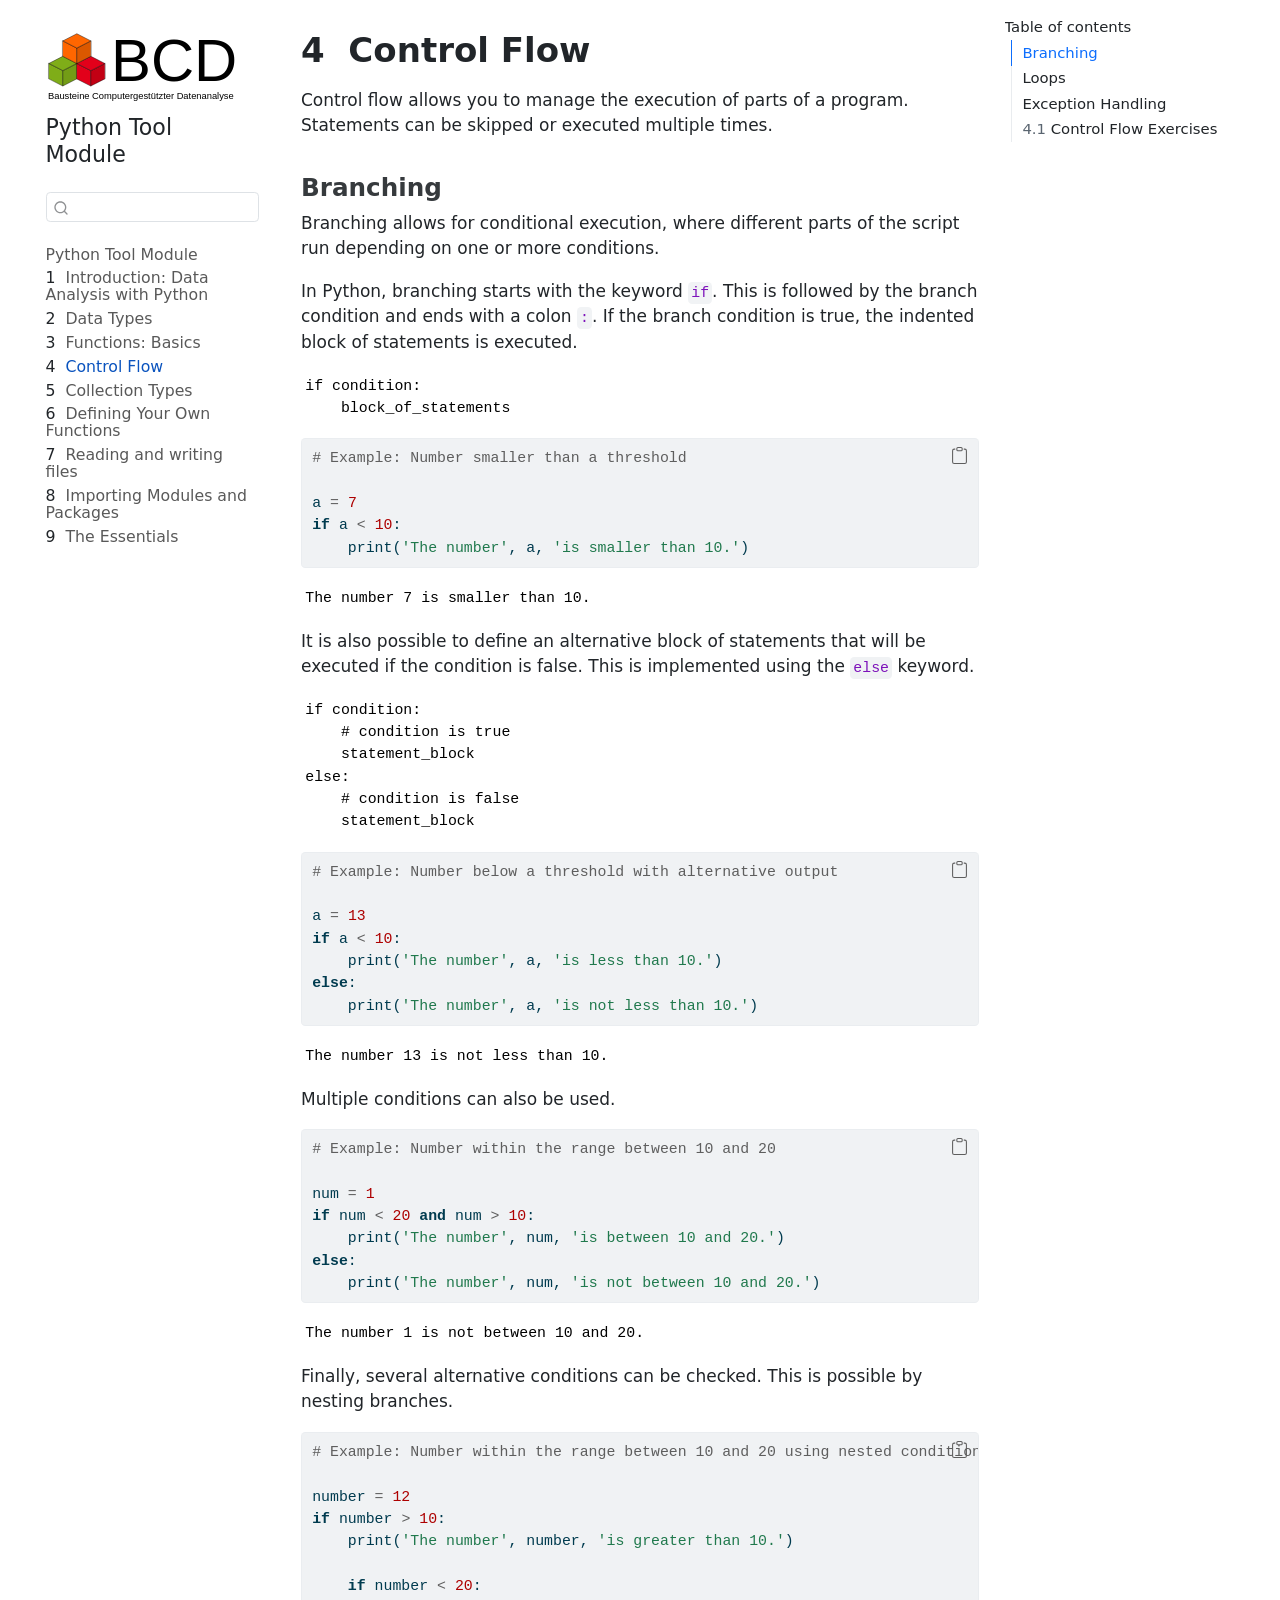
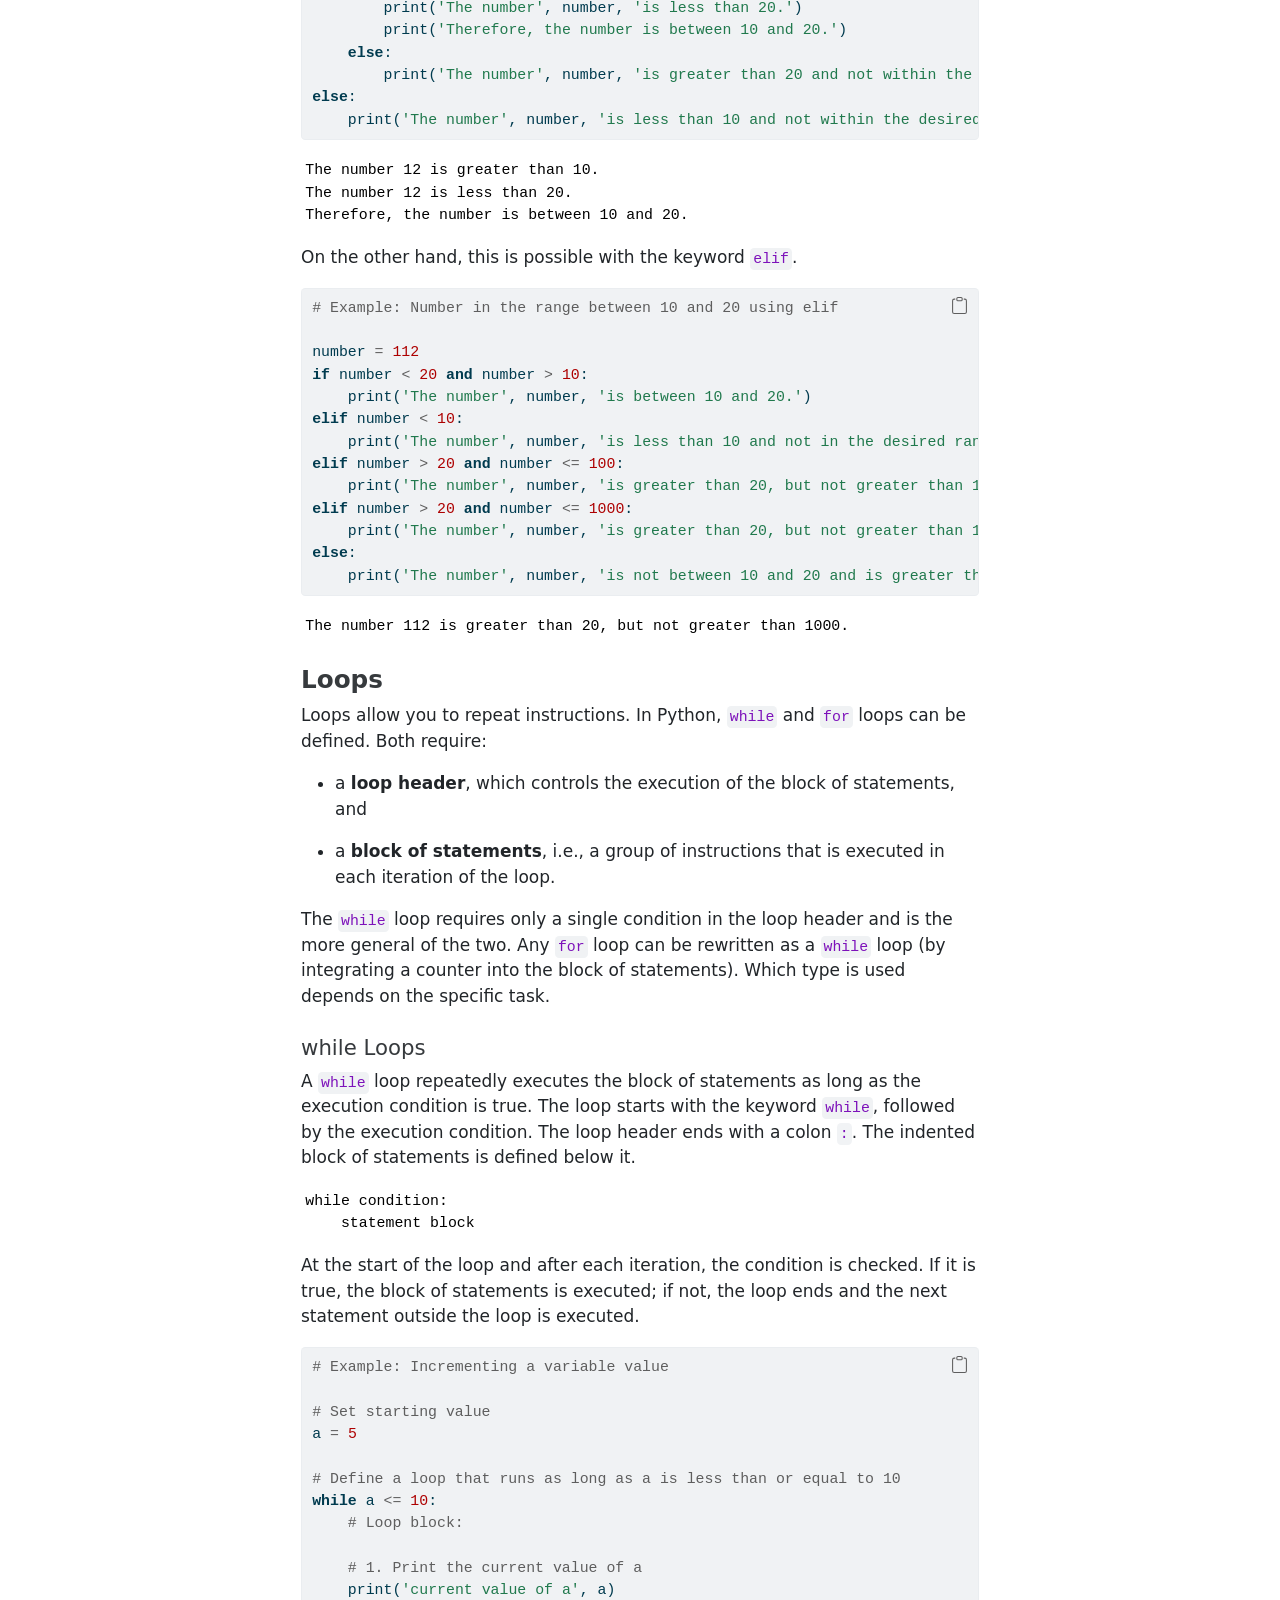
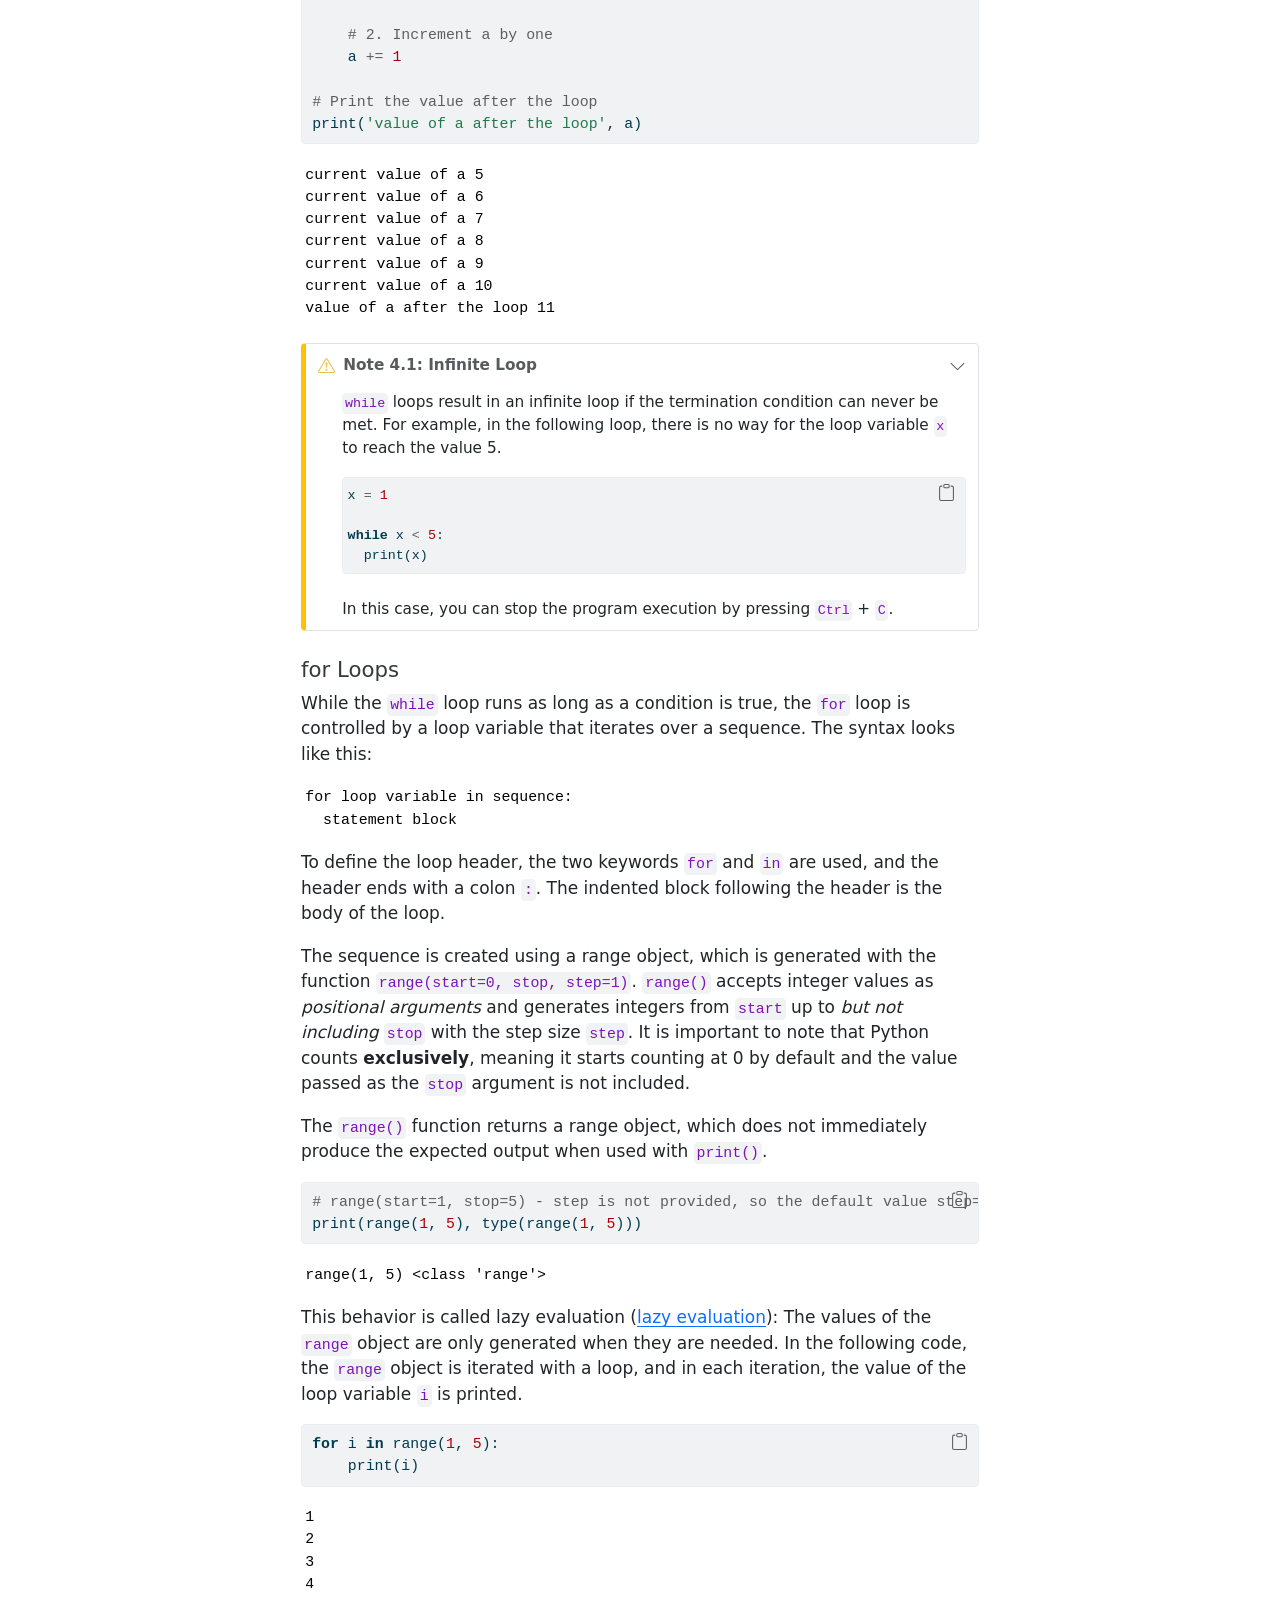
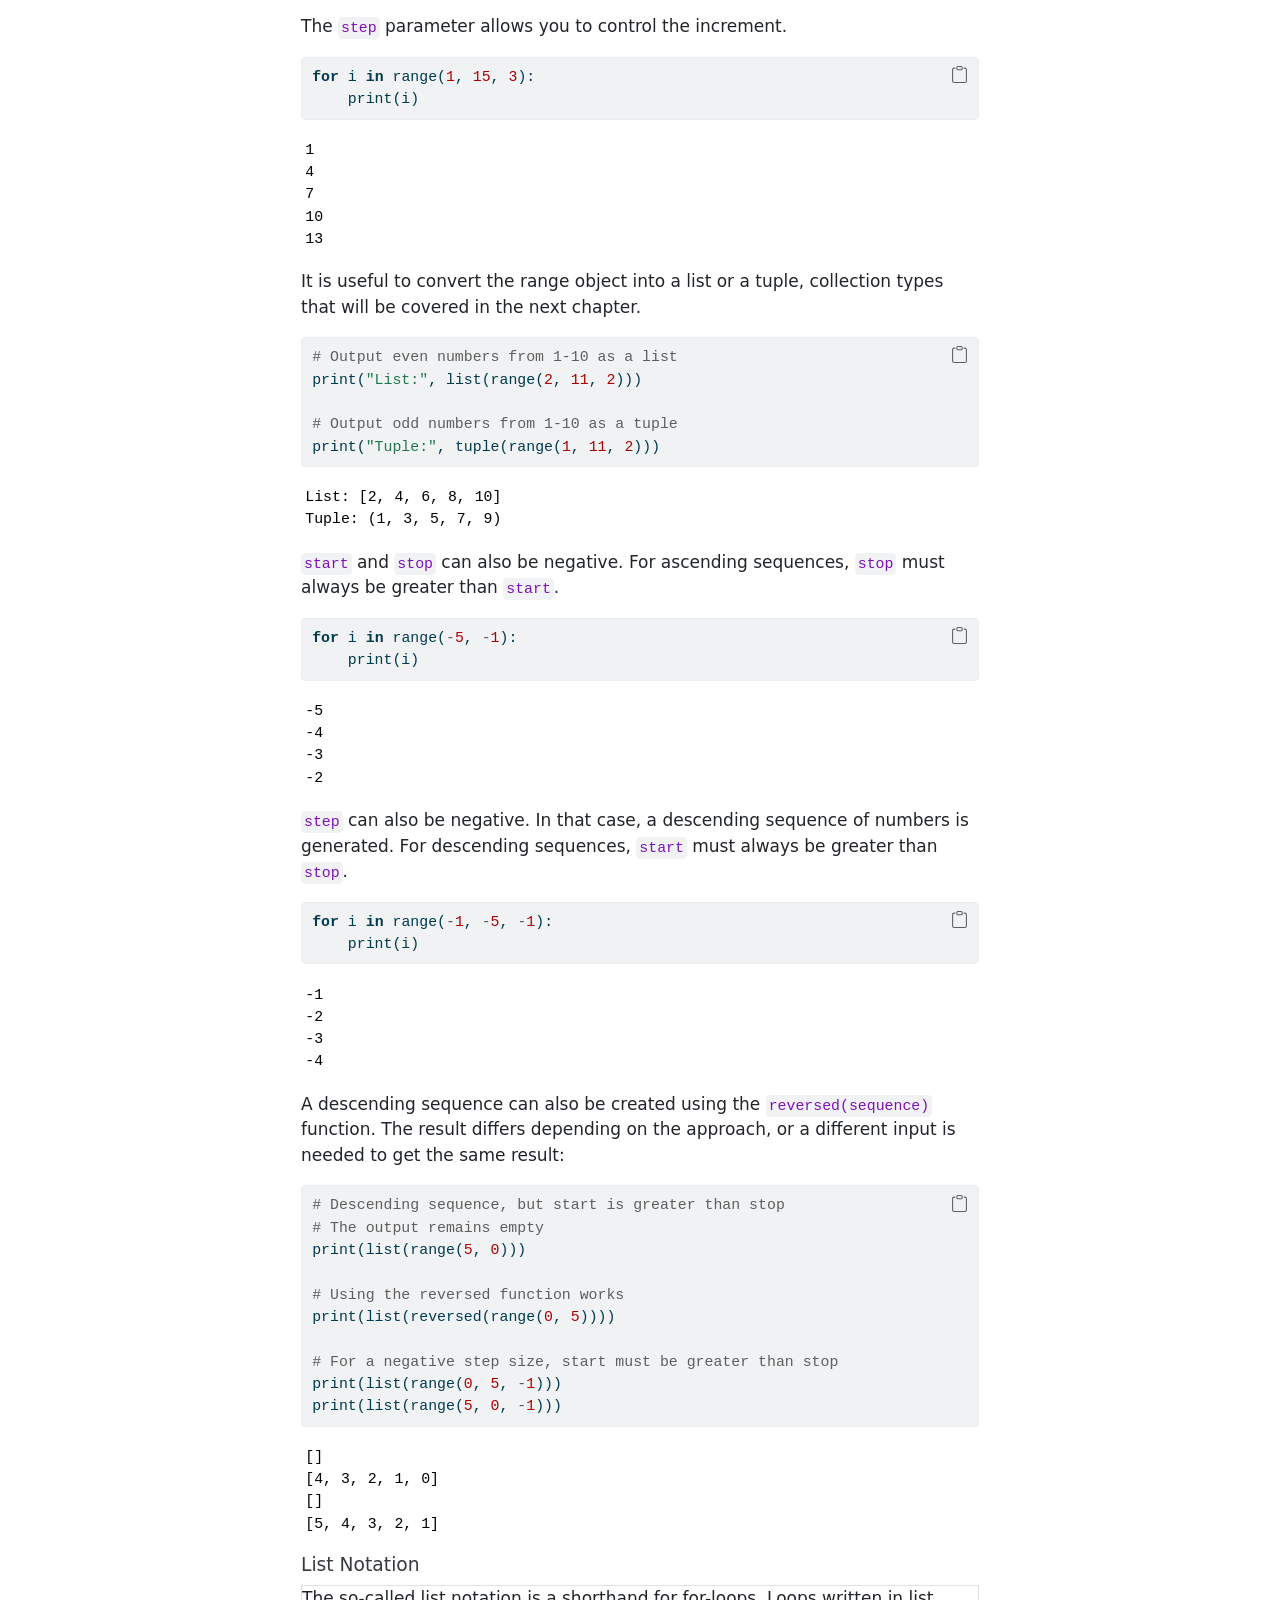
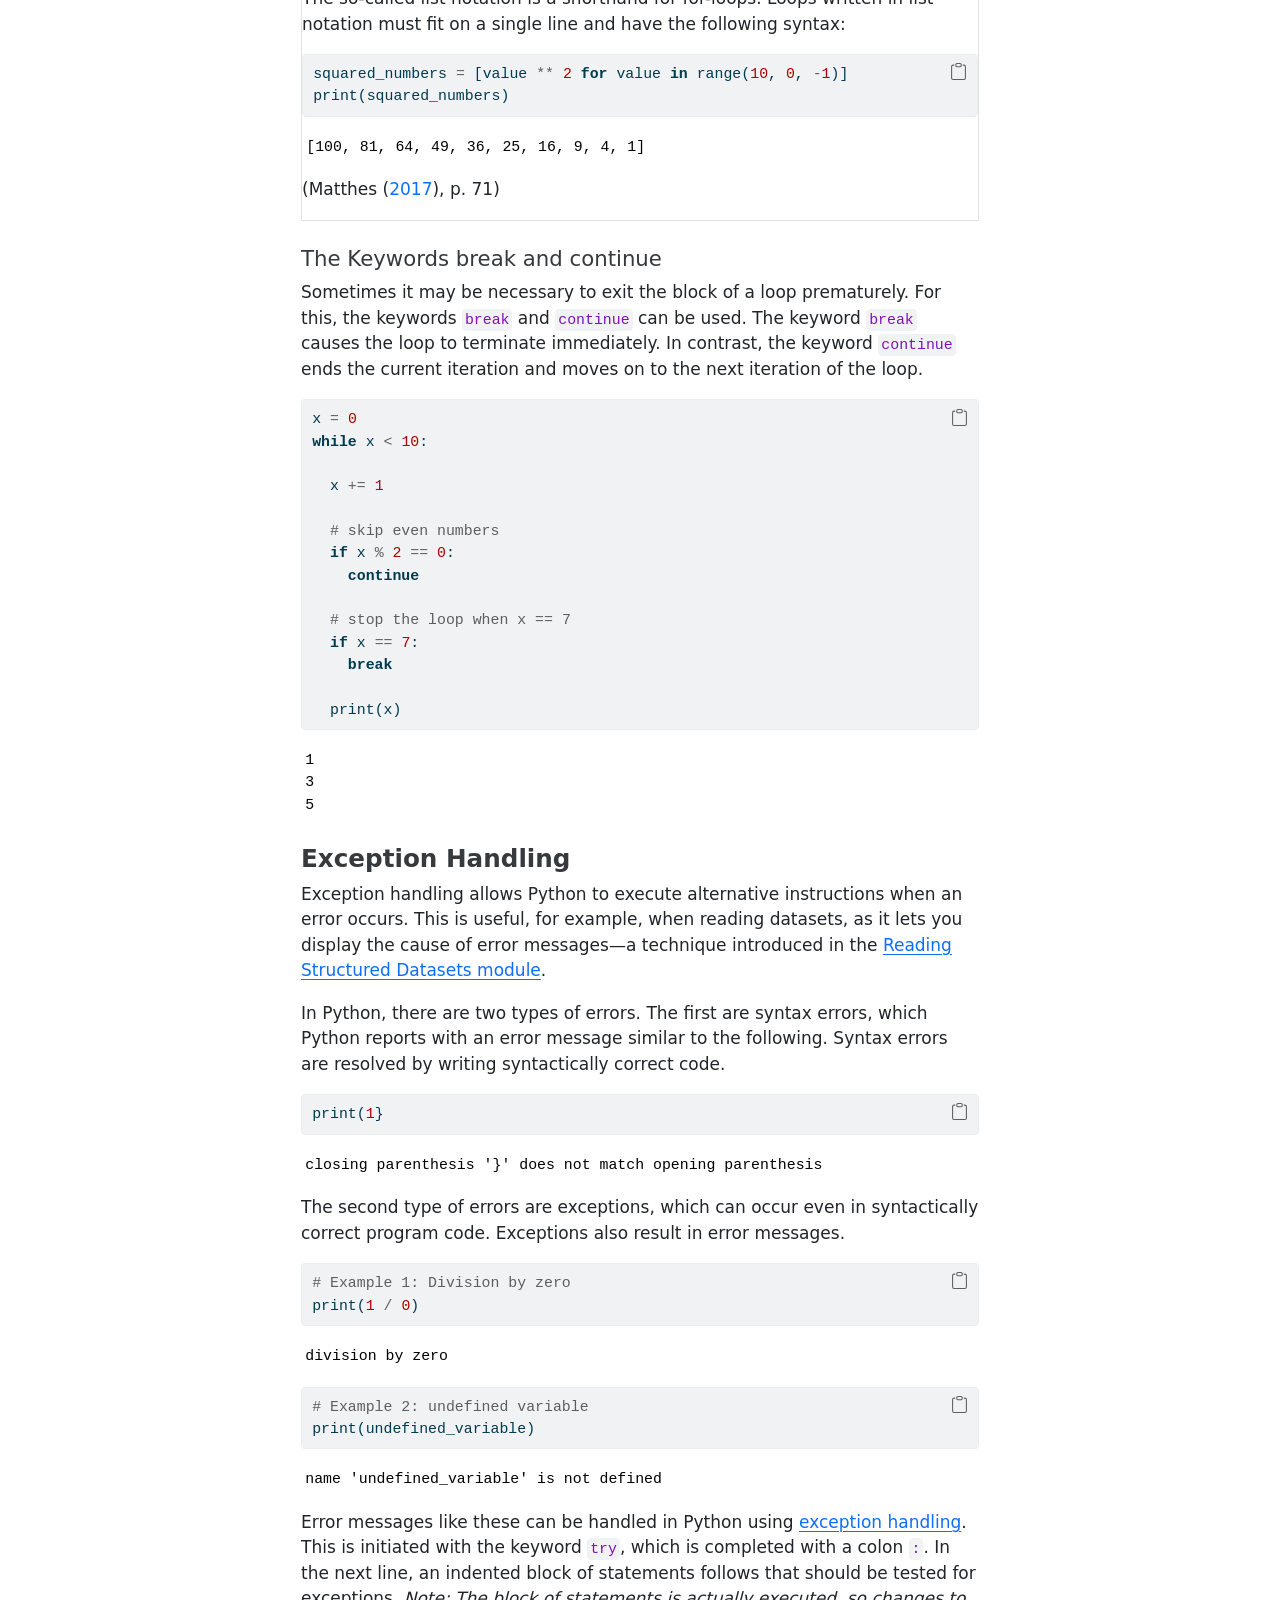
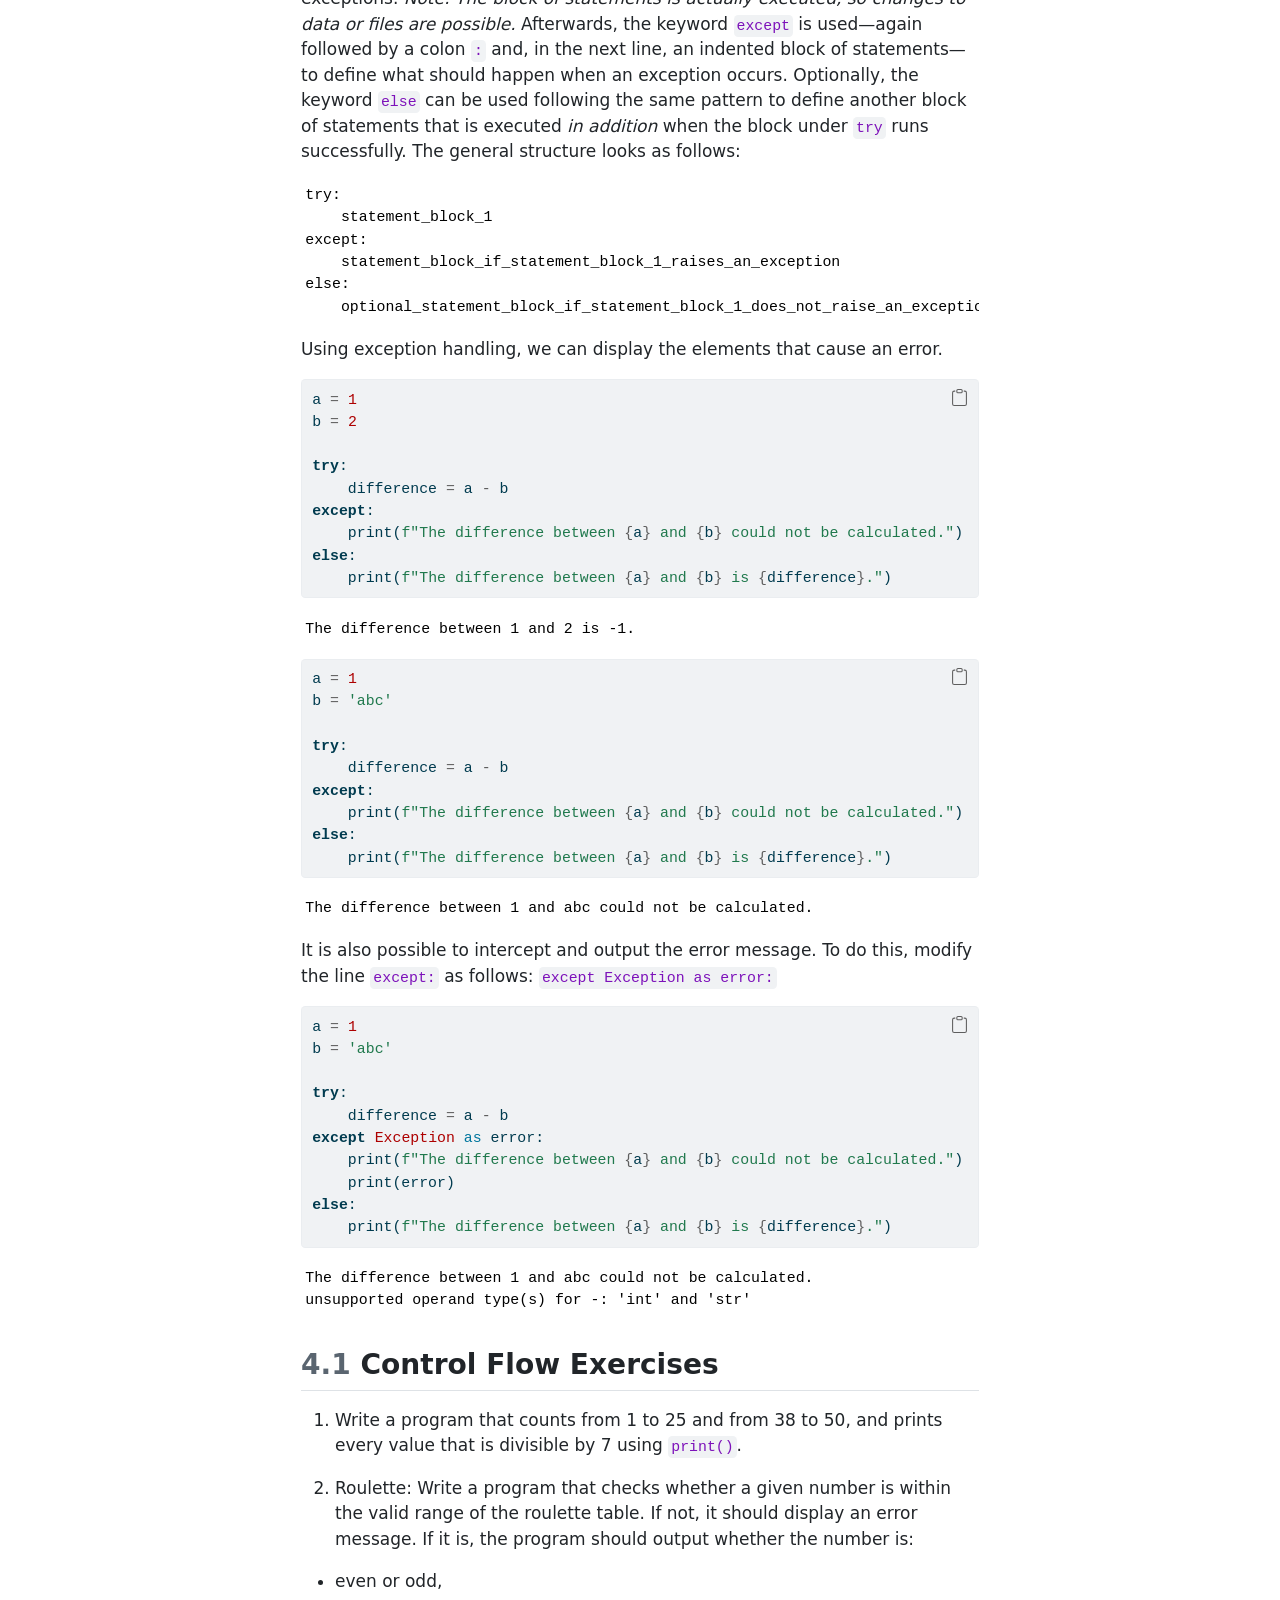
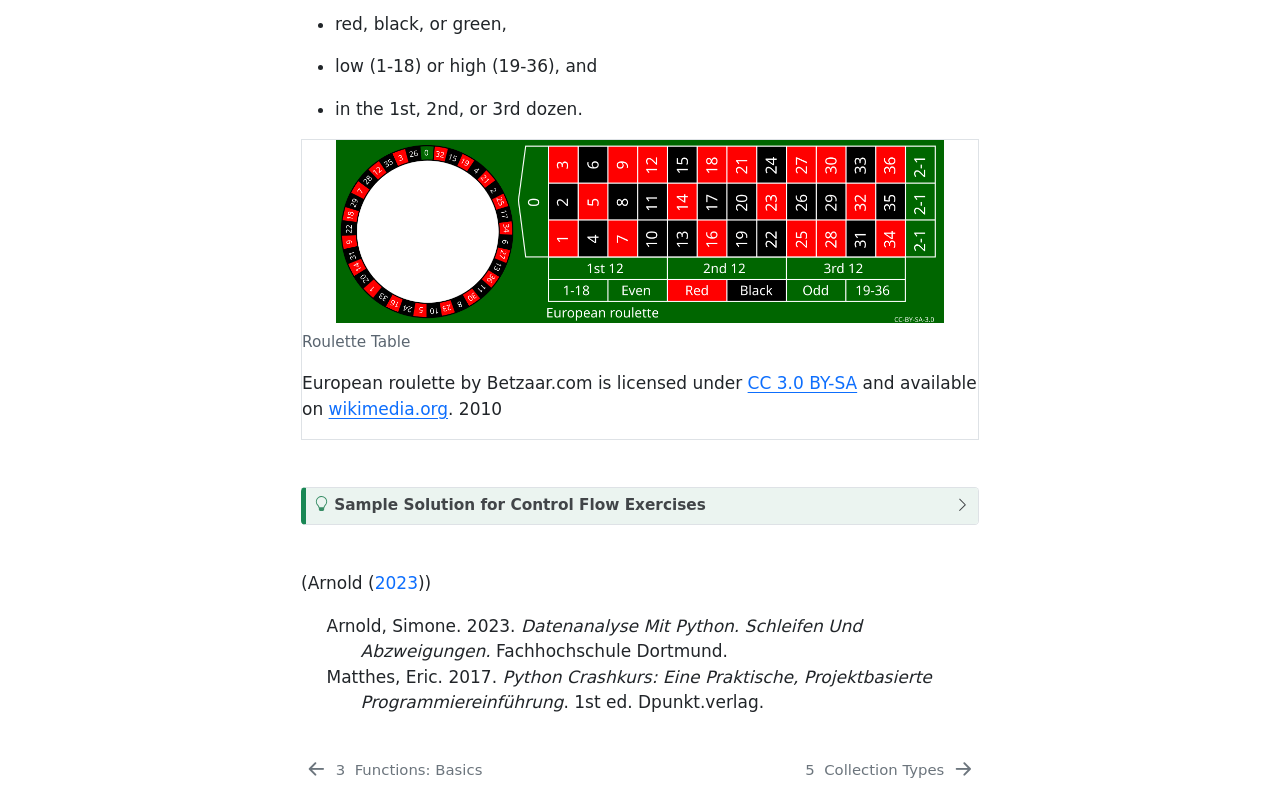
<file: output/book/skript/flusskontrolle.html>
<!DOCTYPE html>
<html xmlns="http://www.w3.org/1999/xhtml" lang="en" xml:lang="en"><head>

<meta charset="utf-8">
<meta name="generator" content="quarto-1.10.18">

<meta name="viewport" content="width=device-width, initial-scale=1.0, user-scalable=yes">


<title>4&nbsp; Control Flow – Bausteine Computergestützter Datenanalyse</title>
<style>
/* Default styles provided by pandoc.
** See https://pandoc.org/MANUAL.html#variables-for-html for config info.
*/
span.smallcaps{font-variant: small-caps;}
div.columns{display: flex; gap: 1.5em;}
div.column{flex: auto;}
@media screen {
div.columns{gap: min(4vw, 1.5em);}
div.column{overflow-x: auto;}
}
div.hanging-indent{margin-left: 1.5em; text-indent: -1.5em;}
ul.task-list{list-style: none;}
ul.task-list li input[type="checkbox"] {
  width: 0.8em;
  margin: 0 0.8em 0.2em -1em; /* quarto-specific, see https://github.com/quarto-dev/quarto-cli/issues/4556 */ 
  vertical-align: middle;
}
/* CSS for syntax highlighting */
html { -webkit-text-size-adjust: 100%; }
pre > code.sourceCode { white-space: pre; position: relative; }
pre > code.sourceCode > span { display: inline-block; line-height: 1.25; }
pre > code.sourceCode > span:empty { height: 1.2em; }
.sourceCode { overflow: visible; }
code.sourceCode > span { color: inherit; text-decoration: inherit; }
div.sourceCode { margin: 1em 0; }
pre.sourceCode { margin: 0; }
@media screen {
div.sourceCode { overflow: auto; }
}
@media print {
pre > code.sourceCode { white-space: pre-wrap; }
pre > code.sourceCode > span { text-indent: -5em; padding-left: 5em; }
}
pre.numberSource code
  { counter-reset: source-line 0; }
pre.numberSource code > span
  { position: relative; left: -4em; counter-increment: source-line; }
pre.numberSource code > span > a:first-child::before
  { content: counter(source-line);
    position: relative; left: -1em; text-align: right; vertical-align: baseline;
    border: none; display: inline-block;
    -webkit-touch-callout: none; -webkit-user-select: none;
    -khtml-user-select: none; -moz-user-select: none;
    -ms-user-select: none; user-select: none;
    padding: 0 4px; width: 4em;
  }
pre.numberSource { margin-left: 3em;  padding-left: 4px; }
div.sourceCode
  {   }
@media screen {
pre > code.sourceCode > span > a:first-child::before { text-decoration: underline; }
}
/* CSS for citations */
div.csl-bib-body { }
div.csl-entry {
  clear: both;
}
.hanging-indent div.csl-entry {
  margin-left:2em;
  text-indent:-2em;
}
div.csl-left-margin {
  min-width:2em;
  float:left;
}
div.csl-right-inline {
  margin-left:2em;
  padding-left:1em;
}
div.csl-indent {
  margin-left: 2em;
}</style>


<script src="../site_libs/quarto-nav/quarto-nav.js"></script>
<script src="../site_libs/quarto-nav/headroom.min.js"></script>
<script src="../site_libs/clipboard/clipboard.min.js"></script>
<script src="../site_libs/quarto-search/autocomplete.umd.js"></script>
<script src="../site_libs/quarto-search/fuse.min.js"></script>
<script src="../site_libs/quarto-search/quarto-search.js"></script>
<meta name="quarto:offset" content="../">
<link href="../skript/sammeltypen.html" rel="next">
<link href="../skript/funktionen.html" rel="prev">
<script src="../site_libs/quarto-html/quarto.js" type="module"></script>
<script src="../site_libs/quarto-html/tabsets/tabsets.js" type="module"></script>
<script src="../site_libs/quarto-html/popper.min.js"></script>
<script src="../site_libs/quarto-html/tippy.umd.min.js"></script>
<script src="../site_libs/quarto-html/anchor.min.js"></script>
<link href="../site_libs/quarto-html/tippy.css" rel="stylesheet">
<link href="../site_libs/quarto-html/quarto-syntax-highlighting-64a204ab8560d761af7679ceaba22944.css" rel="stylesheet" id="quarto-text-highlighting-styles">
<script src="../site_libs/bootstrap/bootstrap.min.js"></script>
<link href="../site_libs/bootstrap/bootstrap-icons.css" rel="stylesheet">
<link href="../site_libs/bootstrap/bootstrap-41d1ed59529443dc312b46011c211845.min.css" rel="stylesheet" append-hash="true" id="quarto-bootstrap" data-mode="light">
<script id="quarto-search-options" type="application/json">{
  "location": "sidebar",
  "copy-button": false,
  "collapse-after": 3,
  "panel-placement": "start",
  "type": "textbox",
  "limit": 50,
  "keyboard-shortcut": [
    "f",
    "/",
    "s"
  ],
  "show-item-context": false,
  "language": {
    "search-no-results-text": "No results",
    "search-matching-documents-text": "matching documents",
    "search-copy-link-title": "Copy link to search",
    "search-hide-matches-text": "Hide additional matches",
    "search-more-match-text": "more match in this document",
    "search-more-matches-text": "more matches in this document",
    "search-clear-button-title": "Clear",
    "search-text-placeholder": "",
    "search-detached-cancel-button-title": "Cancel",
    "search-submit-button-title": "Submit",
    "search-label": "Search"
  }
}</script>
<link rel="shortcut icon" href="skript/00-bilder/favicon_bcd_new.svg">
<link rel="icon" type="image/x-icon" href="logo.ico">


</head>

<body class="nav-sidebar floating quarto-light">

<div id="quarto-search-results"></div>
  <header id="quarto-header" class="headroom fixed-top">
  <nav class="quarto-secondary-nav">
    <div class="container-fluid d-flex">
      <button type="button" class="quarto-btn-toggle btn" data-bs-toggle="collapse" role="button" data-bs-target=".quarto-sidebar-collapse-item" aria-controls="quarto-sidebar" aria-expanded="false" aria-label="Toggle sidebar navigation" onclick="if (window.quartoToggleHeadroom) { window.quartoToggleHeadroom(); }">
        <i class="bi bi-layout-text-sidebar-reverse"></i>
      </button>
        <nav class="quarto-page-breadcrumbs" aria-label="breadcrumb"><ol class="breadcrumb"><li class="breadcrumb-item"><a href="../skript/flusskontrolle.html"><span class="chapter-number">4</span>&nbsp; <span class="chapter-title">Control Flow</span></a></li></ol></nav>
        <a class="flex-grow-1" role="navigation" data-bs-toggle="collapse" data-bs-target=".quarto-sidebar-collapse-item" aria-controls="quarto-sidebar" aria-expanded="false" aria-label="Toggle sidebar navigation" onclick="if (window.quartoToggleHeadroom) { window.quartoToggleHeadroom(); }">      
        </a>
      <button type="button" class="btn quarto-search-button" aria-label="Search" onclick="window.quartoOpenSearch();">
        <i class="bi bi-search"></i>
      </button>
    </div>
  </nav>
</header>
<!-- content -->
<div id="quarto-content" class="quarto-container page-columns page-rows-contents page-layout-article">
<!-- sidebar -->
  <nav id="quarto-sidebar" class="sidebar collapse collapse-horizontal quarto-sidebar-collapse-item sidebar-navigation floating overflow-auto">
    <div class="pt-lg-2 mt-2 text-left sidebar-header sidebar-header-stacked">
      <a href="../index.html" class="sidebar-logo-link">
      <img src="../skript/00-bilder/logo_with_text_new.svg" alt="" class="sidebar-logo light-content py-0 d-lg-inline d-none">
      <img src="../skript/00-bilder/logo_with_text_new.svg" alt="" class="sidebar-logo dark-content py-0 d-lg-inline d-none">
      </a>
    <div class="sidebar-title mb-0 py-0">
      <a href="../">Python Tool Module</a> 
    </div>
      </div>
        <div class="mt-2 flex-shrink-0 align-items-center">
        <div class="sidebar-search">
        <div id="quarto-search" class="" title="Search"></div>
        </div>
        </div>
    <div class="sidebar-menu-container"> 
    <ul class="list-unstyled mt-1">
        <li class="sidebar-item">
  <div class="sidebar-item-container"> 
  <a href="../index.html" class="sidebar-item-text sidebar-link">
 <span class="menu-text">Python Tool Module</span></a>
  </div>
</li>
        <li class="sidebar-item">
  <div class="sidebar-item-container"> 
  <a href="../skript/einleitung.html" class="sidebar-item-text sidebar-link">
 <span class="menu-text"><span class="chapter-number">1</span>&nbsp; <span class="chapter-title">Introduction: Data Analysis with Python</span></span></a>
  </div>
</li>
        <li class="sidebar-item">
  <div class="sidebar-item-container"> 
  <a href="../skript/datentypen.html" class="sidebar-item-text sidebar-link">
 <span class="menu-text"><span class="chapter-number">2</span>&nbsp; <span class="chapter-title">Data Types</span></span></a>
  </div>
</li>
        <li class="sidebar-item">
  <div class="sidebar-item-container"> 
  <a href="../skript/funktionen.html" class="sidebar-item-text sidebar-link">
 <span class="menu-text"><span class="chapter-number">3</span>&nbsp; <span class="chapter-title">Functions: Basics</span></span></a>
  </div>
</li>
        <li class="sidebar-item">
  <div class="sidebar-item-container"> 
  <a href="../skript/flusskontrolle.html" class="sidebar-item-text sidebar-link active">
 <span class="menu-text"><span class="chapter-number">4</span>&nbsp; <span class="chapter-title">Control Flow</span></span></a>
  </div>
</li>
        <li class="sidebar-item">
  <div class="sidebar-item-container"> 
  <a href="../skript/sammeltypen.html" class="sidebar-item-text sidebar-link">
 <span class="menu-text"><span class="chapter-number">5</span>&nbsp; <span class="chapter-title">Collection Types</span></span></a>
  </div>
</li>
        <li class="sidebar-item">
  <div class="sidebar-item-container"> 
  <a href="../skript/funktionen-definieren.html" class="sidebar-item-text sidebar-link">
 <span class="menu-text"><span class="chapter-number">6</span>&nbsp; <span class="chapter-title">Defining Your Own Functions</span></span></a>
  </div>
</li>
        <li class="sidebar-item">
  <div class="sidebar-item-container"> 
  <a href="../skript/dateien-lesen-und-schreiben.html" class="sidebar-item-text sidebar-link">
 <span class="menu-text"><span class="chapter-number">7</span>&nbsp; <span class="chapter-title">Reading and writing files</span></span></a>
  </div>
</li>
        <li class="sidebar-item">
  <div class="sidebar-item-container"> 
  <a href="../skript/module-und-pakete-importieren.html" class="sidebar-item-text sidebar-link">
 <span class="menu-text"><span class="chapter-number">8</span>&nbsp; <span class="chapter-title">Importing Modules and Packages</span></span></a>
  </div>
</li>
        <li class="sidebar-item">
  <div class="sidebar-item-container"> 
  <a href="../skript/daswichtigste.html" class="sidebar-item-text sidebar-link">
 <span class="menu-text"><span class="chapter-number">9</span>&nbsp; <span class="chapter-title">The Essentials</span></span></a>
  </div>
</li>
    </ul>
    </div>
</nav>
<div id="quarto-sidebar-glass" class="quarto-sidebar-collapse-item" data-bs-toggle="collapse" data-bs-target=".quarto-sidebar-collapse-item"></div>
<!-- margin-sidebar -->
    <div id="quarto-margin-sidebar" class="sidebar margin-sidebar">
        <nav id="TOC" role="doc-toc" class="toc-active">
    <h2 id="toc-title">Table of contents</h2>
   
  <ul>
  <li><a href="#branching" id="toc-branching" class="nav-link active" data-scroll-target="#branching">Branching</a></li>
  <li><a href="#loops" id="toc-loops" class="nav-link" data-scroll-target="#loops">Loops</a></li>
  <li><a href="#exception-handling" id="toc-exception-handling" class="nav-link" data-scroll-target="#exception-handling">Exception Handling</a></li>
  <li><a href="#control-flow-exercises" id="toc-control-flow-exercises" class="nav-link" data-scroll-target="#control-flow-exercises"><span class="header-section-number">4.1</span> Control Flow Exercises</a></li>
  </ul>
</nav>
    </div>
<!-- main -->
<main class="content" id="quarto-document-content">

<header id="title-block-header" class="quarto-title-block default">
<div class="quarto-title">
<h1 class="title"><span class="chapter-number">4</span>&nbsp; <span class="chapter-title">Control Flow</span></h1>
</div>



<div class="quarto-title-meta">

    
  
    
  </div>
  


</header>


<p>Control flow allows you to manage the execution of parts of a program. Statements can be skipped or executed multiple times.</p>
<section id="branching" class="level3">
<h3 class="anchored" data-anchor-id="branching">Branching</h3>
<p>Branching allows for conditional execution, where different parts of the script run depending on one or more conditions.</p>
<p>In Python, branching starts with the keyword <code>if</code>. This is followed by the branch condition and ends with a colon <code>:</code>. If the branch condition is true, the indented block of statements is executed.</p>
<pre><code>if condition:
    block_of_statements</code></pre>
<div id="52b26101" class="cell" data-execution_count="1">
<div class="code-copy-outer-scaffold"><div class="sourceCode cell-code" id="cb2"><pre class="sourceCode python code-with-copy"><code class="sourceCode python"><span id="cb2-1"><a href="#cb2-1" aria-hidden="true" tabindex="-1"></a><span class="co"># Example: Number smaller than a threshold</span></span>
<span id="cb2-2"><a href="#cb2-2" aria-hidden="true" tabindex="-1"></a></span>
<span id="cb2-3"><a href="#cb2-3" aria-hidden="true" tabindex="-1"></a>a <span class="op">=</span> <span class="dv">7</span></span>
<span id="cb2-4"><a href="#cb2-4" aria-hidden="true" tabindex="-1"></a><span class="cf">if</span> a <span class="op">&lt;</span> <span class="dv">10</span>:</span>
<span id="cb2-5"><a href="#cb2-5" aria-hidden="true" tabindex="-1"></a>    <span class="bu">print</span>(<span class="st">'The number'</span>, a, <span class="st">'is smaller than 10.'</span>)</span></code></pre></div><button title="Copy to Clipboard" class="code-copy-button"><i class="bi"></i></button></div>
<div class="cell-output cell-output-stdout">
<pre><code>The number 7 is smaller than 10.</code></pre>
</div>
</div>
<p>It is also possible to define an alternative block of statements that will be executed if the condition is false. This is implemented using the <code>else</code> keyword.</p>
<pre><code>if condition:
    # condition is true
    statement_block
else:
    # condition is false
    statement_block</code></pre>
<div id="e9b2363c" class="cell" data-execution_count="2">
<div class="code-copy-outer-scaffold"><div class="sourceCode cell-code" id="cb5"><pre class="sourceCode python code-with-copy"><code class="sourceCode python"><span id="cb5-1"><a href="#cb5-1" aria-hidden="true" tabindex="-1"></a><span class="co"># Example: Number below a threshold with alternative output</span></span>
<span id="cb5-2"><a href="#cb5-2" aria-hidden="true" tabindex="-1"></a></span>
<span id="cb5-3"><a href="#cb5-3" aria-hidden="true" tabindex="-1"></a>a <span class="op">=</span> <span class="dv">13</span></span>
<span id="cb5-4"><a href="#cb5-4" aria-hidden="true" tabindex="-1"></a><span class="cf">if</span> a <span class="op">&lt;</span> <span class="dv">10</span>:</span>
<span id="cb5-5"><a href="#cb5-5" aria-hidden="true" tabindex="-1"></a>    <span class="bu">print</span>(<span class="st">'The number'</span>, a, <span class="st">'is less than 10.'</span>)</span>
<span id="cb5-6"><a href="#cb5-6" aria-hidden="true" tabindex="-1"></a><span class="cf">else</span>:</span>
<span id="cb5-7"><a href="#cb5-7" aria-hidden="true" tabindex="-1"></a>    <span class="bu">print</span>(<span class="st">'The number'</span>, a, <span class="st">'is not less than 10.'</span>)</span></code></pre></div><button title="Copy to Clipboard" class="code-copy-button"><i class="bi"></i></button></div>
<div class="cell-output cell-output-stdout">
<pre><code>The number 13 is not less than 10.</code></pre>
</div>
</div>
<p>Multiple conditions can also be used.</p>
<div id="389b911c" class="cell" data-execution_count="3">
<div class="code-copy-outer-scaffold"><div class="sourceCode cell-code" id="cb7"><pre class="sourceCode python code-with-copy"><code class="sourceCode python"><span id="cb7-1"><a href="#cb7-1" aria-hidden="true" tabindex="-1"></a><span class="co"># Example: Number within the range between 10 and 20</span></span>
<span id="cb7-2"><a href="#cb7-2" aria-hidden="true" tabindex="-1"></a></span>
<span id="cb7-3"><a href="#cb7-3" aria-hidden="true" tabindex="-1"></a>num <span class="op">=</span> <span class="dv">1</span></span>
<span id="cb7-4"><a href="#cb7-4" aria-hidden="true" tabindex="-1"></a><span class="cf">if</span> num <span class="op">&lt;</span> <span class="dv">20</span> <span class="kw">and</span> num <span class="op">&gt;</span> <span class="dv">10</span>:</span>
<span id="cb7-5"><a href="#cb7-5" aria-hidden="true" tabindex="-1"></a>    <span class="bu">print</span>(<span class="st">'The number'</span>, num, <span class="st">'is between 10 and 20.'</span>)</span>
<span id="cb7-6"><a href="#cb7-6" aria-hidden="true" tabindex="-1"></a><span class="cf">else</span>:</span>
<span id="cb7-7"><a href="#cb7-7" aria-hidden="true" tabindex="-1"></a>    <span class="bu">print</span>(<span class="st">'The number'</span>, num, <span class="st">'is not between 10 and 20.'</span>)</span></code></pre></div><button title="Copy to Clipboard" class="code-copy-button"><i class="bi"></i></button></div>
<div class="cell-output cell-output-stdout">
<pre><code>The number 1 is not between 10 and 20.</code></pre>
</div>
</div>
<p>Finally, several alternative conditions can be checked. This is possible by nesting branches.</p>
<div id="9837ce79" class="cell" data-execution_count="4">
<div class="code-copy-outer-scaffold"><div class="sourceCode cell-code" id="cb9"><pre class="sourceCode python code-with-copy"><code class="sourceCode python"><span id="cb9-1"><a href="#cb9-1" aria-hidden="true" tabindex="-1"></a><span class="co"># Example: Number within the range between 10 and 20 using nested conditions</span></span>
<span id="cb9-2"><a href="#cb9-2" aria-hidden="true" tabindex="-1"></a></span>
<span id="cb9-3"><a href="#cb9-3" aria-hidden="true" tabindex="-1"></a>number <span class="op">=</span> <span class="dv">12</span></span>
<span id="cb9-4"><a href="#cb9-4" aria-hidden="true" tabindex="-1"></a><span class="cf">if</span> number <span class="op">&gt;</span> <span class="dv">10</span>:</span>
<span id="cb9-5"><a href="#cb9-5" aria-hidden="true" tabindex="-1"></a>    <span class="bu">print</span>(<span class="st">'The number'</span>, number, <span class="st">'is greater than 10.'</span>)</span>
<span id="cb9-6"><a href="#cb9-6" aria-hidden="true" tabindex="-1"></a>    </span>
<span id="cb9-7"><a href="#cb9-7" aria-hidden="true" tabindex="-1"></a>    <span class="cf">if</span> number <span class="op">&lt;</span> <span class="dv">20</span>:</span>
<span id="cb9-8"><a href="#cb9-8" aria-hidden="true" tabindex="-1"></a>        <span class="bu">print</span>(<span class="st">'The number'</span>, number, <span class="st">'is less than 20.'</span>)</span>
<span id="cb9-9"><a href="#cb9-9" aria-hidden="true" tabindex="-1"></a>        <span class="bu">print</span>(<span class="st">'Therefore, the number is between 10 and 20.'</span>)</span>
<span id="cb9-10"><a href="#cb9-10" aria-hidden="true" tabindex="-1"></a>    <span class="cf">else</span>:</span>
<span id="cb9-11"><a href="#cb9-11" aria-hidden="true" tabindex="-1"></a>        <span class="bu">print</span>(<span class="st">'The number'</span>, number, <span class="st">'is greater than 20 and not within the desired range.'</span>)</span>
<span id="cb9-12"><a href="#cb9-12" aria-hidden="true" tabindex="-1"></a><span class="cf">else</span>:</span>
<span id="cb9-13"><a href="#cb9-13" aria-hidden="true" tabindex="-1"></a>    <span class="bu">print</span>(<span class="st">'The number'</span>, number, <span class="st">'is less than 10 and not within the desired range.'</span>)</span></code></pre></div><button title="Copy to Clipboard" class="code-copy-button"><i class="bi"></i></button></div>
<div class="cell-output cell-output-stdout">
<pre><code>The number 12 is greater than 10.
The number 12 is less than 20.
Therefore, the number is between 10 and 20.</code></pre>
</div>
</div>
<p>On the other hand, this is possible with the keyword <code>elif</code>.</p>
<div id="7af9fe29" class="cell" data-execution_count="5">
<div class="code-copy-outer-scaffold"><div class="sourceCode cell-code" id="cb11"><pre class="sourceCode python code-with-copy"><code class="sourceCode python"><span id="cb11-1"><a href="#cb11-1" aria-hidden="true" tabindex="-1"></a><span class="co"># Example: Number in the range between 10 and 20 using elif</span></span>
<span id="cb11-2"><a href="#cb11-2" aria-hidden="true" tabindex="-1"></a></span>
<span id="cb11-3"><a href="#cb11-3" aria-hidden="true" tabindex="-1"></a>number <span class="op">=</span> <span class="dv">112</span></span>
<span id="cb11-4"><a href="#cb11-4" aria-hidden="true" tabindex="-1"></a><span class="cf">if</span> number <span class="op">&lt;</span> <span class="dv">20</span> <span class="kw">and</span> number <span class="op">&gt;</span> <span class="dv">10</span>:</span>
<span id="cb11-5"><a href="#cb11-5" aria-hidden="true" tabindex="-1"></a>    <span class="bu">print</span>(<span class="st">'The number'</span>, number, <span class="st">'is between 10 and 20.'</span>)</span>
<span id="cb11-6"><a href="#cb11-6" aria-hidden="true" tabindex="-1"></a><span class="cf">elif</span> number <span class="op">&lt;</span> <span class="dv">10</span>:</span>
<span id="cb11-7"><a href="#cb11-7" aria-hidden="true" tabindex="-1"></a>    <span class="bu">print</span>(<span class="st">'The number'</span>, number, <span class="st">'is less than 10 and not in the desired range.'</span>)</span>
<span id="cb11-8"><a href="#cb11-8" aria-hidden="true" tabindex="-1"></a><span class="cf">elif</span> number <span class="op">&gt;</span> <span class="dv">20</span> <span class="kw">and</span> number <span class="op">&lt;=</span> <span class="dv">100</span>:</span>
<span id="cb11-9"><a href="#cb11-9" aria-hidden="true" tabindex="-1"></a>    <span class="bu">print</span>(<span class="st">'The number'</span>, number, <span class="st">'is greater than 20, but not greater than 100.'</span>)</span>
<span id="cb11-10"><a href="#cb11-10" aria-hidden="true" tabindex="-1"></a><span class="cf">elif</span> number <span class="op">&gt;</span> <span class="dv">20</span> <span class="kw">and</span> number <span class="op">&lt;=</span> <span class="dv">1000</span>:</span>
<span id="cb11-11"><a href="#cb11-11" aria-hidden="true" tabindex="-1"></a>    <span class="bu">print</span>(<span class="st">'The number'</span>, number, <span class="st">'is greater than 20, but not greater than 1000.'</span>)</span>
<span id="cb11-12"><a href="#cb11-12" aria-hidden="true" tabindex="-1"></a><span class="cf">else</span>:</span>
<span id="cb11-13"><a href="#cb11-13" aria-hidden="true" tabindex="-1"></a>    <span class="bu">print</span>(<span class="st">'The number'</span>, number, <span class="st">'is not between 10 and 20 and is greater than 1000.'</span>)</span></code></pre></div><button title="Copy to Clipboard" class="code-copy-button"><i class="bi"></i></button></div>
<div class="cell-output cell-output-stdout">
<pre><code>The number 112 is greater than 20, but not greater than 1000.</code></pre>
</div>
</div>
</section>
<section id="loops" class="level3">
<h3 class="anchored" data-anchor-id="loops">Loops</h3>
<p>Loops allow you to repeat instructions. In Python, <code>while</code> and <code>for</code> loops can be defined. Both require:</p>
<ul>
<li><p>a <strong>loop header</strong>, which controls the execution of the block of statements, and</p></li>
<li><p>a <strong>block of statements</strong>, i.e., a group of instructions that is executed in each iteration of the loop.</p></li>
</ul>
<p>The <code>while</code> loop requires only a single condition in the loop header and is the more general of the two. Any <code>for</code> loop can be rewritten as a <code>while</code> loop (by integrating a counter into the block of statements). Which type is used depends on the specific task.</p>
<section id="while-loops" class="level4">
<h4 class="anchored" data-anchor-id="while-loops">while Loops</h4>
<p>A <code>while</code> loop repeatedly executes the block of statements as long as the execution condition is true. The loop starts with the keyword <code>while</code>, followed by the execution condition. The loop header ends with a colon <code>:</code>. The indented block of statements is defined below it.</p>
<pre><code>while condition:
    statement block</code></pre>
<p>At the start of the loop and after each iteration, the condition is checked. If it is true, the block of statements is executed; if not, the loop ends and the next statement outside the loop is executed.</p>
<div id="150204af" class="cell" data-execution_count="6">
<div class="code-copy-outer-scaffold"><div class="sourceCode cell-code" id="cb14"><pre class="sourceCode python code-with-copy"><code class="sourceCode python"><span id="cb14-1"><a href="#cb14-1" aria-hidden="true" tabindex="-1"></a><span class="co"># Example: Incrementing a variable value</span></span>
<span id="cb14-2"><a href="#cb14-2" aria-hidden="true" tabindex="-1"></a></span>
<span id="cb14-3"><a href="#cb14-3" aria-hidden="true" tabindex="-1"></a><span class="co"># Set starting value</span></span>
<span id="cb14-4"><a href="#cb14-4" aria-hidden="true" tabindex="-1"></a>a <span class="op">=</span> <span class="dv">5</span></span>
<span id="cb14-5"><a href="#cb14-5" aria-hidden="true" tabindex="-1"></a></span>
<span id="cb14-6"><a href="#cb14-6" aria-hidden="true" tabindex="-1"></a><span class="co"># Define a loop that runs as long as a is less than or equal to 10</span></span>
<span id="cb14-7"><a href="#cb14-7" aria-hidden="true" tabindex="-1"></a><span class="cf">while</span> a <span class="op">&lt;=</span> <span class="dv">10</span>:</span>
<span id="cb14-8"><a href="#cb14-8" aria-hidden="true" tabindex="-1"></a>    <span class="co"># Loop block:</span></span>
<span id="cb14-9"><a href="#cb14-9" aria-hidden="true" tabindex="-1"></a>    </span>
<span id="cb14-10"><a href="#cb14-10" aria-hidden="true" tabindex="-1"></a>    <span class="co"># 1. Print the current value of a</span></span>
<span id="cb14-11"><a href="#cb14-11" aria-hidden="true" tabindex="-1"></a>    <span class="bu">print</span>(<span class="st">'current value of a'</span>, a)</span>
<span id="cb14-12"><a href="#cb14-12" aria-hidden="true" tabindex="-1"></a>    </span>
<span id="cb14-13"><a href="#cb14-13" aria-hidden="true" tabindex="-1"></a>    <span class="co"># 2. Increment a by one</span></span>
<span id="cb14-14"><a href="#cb14-14" aria-hidden="true" tabindex="-1"></a>    a <span class="op">+=</span> <span class="dv">1</span></span>
<span id="cb14-15"><a href="#cb14-15" aria-hidden="true" tabindex="-1"></a></span>
<span id="cb14-16"><a href="#cb14-16" aria-hidden="true" tabindex="-1"></a><span class="co"># Print the value after the loop</span></span>
<span id="cb14-17"><a href="#cb14-17" aria-hidden="true" tabindex="-1"></a><span class="bu">print</span>(<span class="st">'value of a after the loop'</span>, a)</span></code></pre></div><button title="Copy to Clipboard" class="code-copy-button"><i class="bi"></i></button></div>
<div class="cell-output cell-output-stdout">
<pre><code>current value of a 5
current value of a 6
current value of a 7
current value of a 8
current value of a 9
current value of a 10
value of a after the loop 11</code></pre>
</div>
</div>
<div id="wrn-infinite-loop" class="callout callout-style-simple callout-warning callout-titled">
<div class="callout-header d-flex align-content-center" data-bs-toggle="collapse" data-bs-target=".callout-1-contents" aria-controls="callout-1" aria-expanded="true" aria-label="Toggle callout">
<div class="callout-icon-container">
<i class="callout-icon"></i>
</div>
<div class="callout-title-container flex-fill">
Note&nbsp;4.1: Infinite Loop
</div>
<div class="callout-btn-toggle d-inline-block border-0 py-1 ps-1 pe-0 float-end"><i class="callout-toggle"></i></div>
</div>
<div id="callout-1" class="callout-1-contents callout-collapse collapse show">
<div class="callout-body-container callout-body">
<p><code>while</code> loops result in an infinite loop if the termination condition can never be met. For example, in the following loop, there is no way for the loop variable <code>x</code> to reach the value 5.</p>
<div id="ba1fdb6f" class="cell" data-execution_count="7">
<div class="code-copy-outer-scaffold"><div class="sourceCode cell-code" id="cb16"><pre class="sourceCode python code-with-copy"><code class="sourceCode python"><span id="cb16-1"><a href="#cb16-1" aria-hidden="true" tabindex="-1"></a>x <span class="op">=</span> <span class="dv">1</span></span>
<span id="cb16-2"><a href="#cb16-2" aria-hidden="true" tabindex="-1"></a></span>
<span id="cb16-3"><a href="#cb16-3" aria-hidden="true" tabindex="-1"></a><span class="cf">while</span> x <span class="op">&lt;</span> <span class="dv">5</span>:</span>
<span id="cb16-4"><a href="#cb16-4" aria-hidden="true" tabindex="-1"></a>  <span class="bu">print</span>(x)</span></code></pre></div><button title="Copy to Clipboard" class="code-copy-button"><i class="bi"></i></button></div>
</div>
<p>In this case, you can stop the program execution by pressing <code>Ctrl</code> + <code>C</code>.</p>
</div>
</div>
</div>
</section>
<section id="for-loops" class="level4">
<h4 class="anchored" data-anchor-id="for-loops">for Loops</h4>
<p>While the <code>while</code> loop runs as long as a condition is true, the <code>for</code> loop is controlled by a loop variable that iterates over a sequence. The syntax looks like this:</p>
<pre><code>for loop variable in sequence:
  statement block</code></pre>
<p>To define the loop header, the two keywords <code>for</code> and <code>in</code> are used, and the header ends with a colon <code>:</code>. The indented block following the header is the body of the loop.</p>
<p>The sequence is created using a range object, which is generated with the function <code>range(start=0, stop, step=1)</code>. <code>range()</code> accepts integer values as <em>positional arguments</em> and generates integers from <code>start</code> up to <em>but not including</em> <code>stop</code> with the step size <code>step</code>. It is important to note that Python counts <strong>exclusively</strong>, meaning it starts counting at 0 by default and the value passed as the <code>stop</code> argument is not included.</p>
<p>The <code>range()</code> function returns a range object, which does not immediately produce the expected output when used with <code>print()</code>.</p>
<div id="f9c67fe4" class="cell" data-execution_count="8">
<div class="code-copy-outer-scaffold"><div class="sourceCode cell-code" id="cb18"><pre class="sourceCode python code-with-copy"><code class="sourceCode python"><span id="cb18-1"><a href="#cb18-1" aria-hidden="true" tabindex="-1"></a><span class="co"># range(start=1, stop=5) - step is not provided, so the default value step=1 is used</span></span>
<span id="cb18-2"><a href="#cb18-2" aria-hidden="true" tabindex="-1"></a><span class="bu">print</span>(<span class="bu">range</span>(<span class="dv">1</span>, <span class="dv">5</span>), <span class="bu">type</span>(<span class="bu">range</span>(<span class="dv">1</span>, <span class="dv">5</span>)))</span></code></pre></div><button title="Copy to Clipboard" class="code-copy-button"><i class="bi"></i></button></div>
<div class="cell-output cell-output-stdout">
<pre><code>range(1, 5) &lt;class 'range'&gt;</code></pre>
</div>
</div>
<p>This behavior is called lazy evaluation (<a href="https://en.wikipedia.org/wiki/Lazy_evaluation">lazy evaluation</a>): The values of the <code>range</code> object are only generated when they are needed. In the following code, the <code>range</code> object is iterated with a loop, and in each iteration, the value of the loop variable <code>i</code> is printed.</p>
<div id="62010b63" class="cell" data-execution_count="9">
<div class="code-copy-outer-scaffold"><div class="sourceCode cell-code" id="cb20"><pre class="sourceCode python code-with-copy"><code class="sourceCode python"><span id="cb20-1"><a href="#cb20-1" aria-hidden="true" tabindex="-1"></a><span class="cf">for</span> i <span class="kw">in</span> <span class="bu">range</span>(<span class="dv">1</span>, <span class="dv">5</span>):</span>
<span id="cb20-2"><a href="#cb20-2" aria-hidden="true" tabindex="-1"></a>    <span class="bu">print</span>(i)</span></code></pre></div><button title="Copy to Clipboard" class="code-copy-button"><i class="bi"></i></button></div>
<div class="cell-output cell-output-stdout">
<pre><code>1
2
3
4</code></pre>
</div>
</div>
<p>The <code>step</code> parameter allows you to control the increment.</p>
<div id="af48cbaa" class="cell" data-execution_count="10">
<div class="code-copy-outer-scaffold"><div class="sourceCode cell-code" id="cb22"><pre class="sourceCode python code-with-copy"><code class="sourceCode python"><span id="cb22-1"><a href="#cb22-1" aria-hidden="true" tabindex="-1"></a><span class="cf">for</span> i <span class="kw">in</span> <span class="bu">range</span>(<span class="dv">1</span>, <span class="dv">15</span>, <span class="dv">3</span>):</span>
<span id="cb22-2"><a href="#cb22-2" aria-hidden="true" tabindex="-1"></a>    <span class="bu">print</span>(i)</span></code></pre></div><button title="Copy to Clipboard" class="code-copy-button"><i class="bi"></i></button></div>
<div class="cell-output cell-output-stdout">
<pre><code>1
4
7
10
13</code></pre>
</div>
</div>
<p>It is useful to convert the range object into a list or a tuple, collection types that will be covered in the next chapter.</p>
<div id="09836c1c" class="cell" data-execution_count="11">
<div class="code-copy-outer-scaffold"><div class="sourceCode cell-code" id="cb24"><pre class="sourceCode python code-with-copy"><code class="sourceCode python"><span id="cb24-1"><a href="#cb24-1" aria-hidden="true" tabindex="-1"></a><span class="co"># Output even numbers from 1-10 as a list</span></span>
<span id="cb24-2"><a href="#cb24-2" aria-hidden="true" tabindex="-1"></a><span class="bu">print</span>(<span class="st">"List:"</span>, <span class="bu">list</span>(<span class="bu">range</span>(<span class="dv">2</span>, <span class="dv">11</span>, <span class="dv">2</span>)))</span>
<span id="cb24-3"><a href="#cb24-3" aria-hidden="true" tabindex="-1"></a></span>
<span id="cb24-4"><a href="#cb24-4" aria-hidden="true" tabindex="-1"></a><span class="co"># Output odd numbers from 1-10 as a tuple</span></span>
<span id="cb24-5"><a href="#cb24-5" aria-hidden="true" tabindex="-1"></a><span class="bu">print</span>(<span class="st">"Tuple:"</span>, <span class="bu">tuple</span>(<span class="bu">range</span>(<span class="dv">1</span>, <span class="dv">11</span>, <span class="dv">2</span>)))</span></code></pre></div><button title="Copy to Clipboard" class="code-copy-button"><i class="bi"></i></button></div>
<div class="cell-output cell-output-stdout">
<pre><code>List: [2, 4, 6, 8, 10]
Tuple: (1, 3, 5, 7, 9)</code></pre>
</div>
</div>
<p><code>start</code> and <code>stop</code> can also be negative. For ascending sequences, <code>stop</code> must always be greater than <code>start</code>.</p>
<div id="0324df92" class="cell" data-execution_count="12">
<div class="code-copy-outer-scaffold"><div class="sourceCode cell-code" id="cb26"><pre class="sourceCode python code-with-copy"><code class="sourceCode python"><span id="cb26-1"><a href="#cb26-1" aria-hidden="true" tabindex="-1"></a><span class="cf">for</span> i <span class="kw">in</span> <span class="bu">range</span>(<span class="op">-</span><span class="dv">5</span>, <span class="op">-</span><span class="dv">1</span>):</span>
<span id="cb26-2"><a href="#cb26-2" aria-hidden="true" tabindex="-1"></a>    <span class="bu">print</span>(i)</span></code></pre></div><button title="Copy to Clipboard" class="code-copy-button"><i class="bi"></i></button></div>
<div class="cell-output cell-output-stdout">
<pre><code>-5
-4
-3
-2</code></pre>
</div>
</div>
<p><code>step</code> can also be negative. In that case, a descending sequence of numbers is generated. For descending sequences, <code>start</code> must always be greater than <code>stop</code>.</p>
<div id="24400263" class="cell" data-execution_count="13">
<div class="code-copy-outer-scaffold"><div class="sourceCode cell-code" id="cb28"><pre class="sourceCode python code-with-copy"><code class="sourceCode python"><span id="cb28-1"><a href="#cb28-1" aria-hidden="true" tabindex="-1"></a><span class="cf">for</span> i <span class="kw">in</span> <span class="bu">range</span>(<span class="op">-</span><span class="dv">1</span>, <span class="op">-</span><span class="dv">5</span>, <span class="op">-</span><span class="dv">1</span>):</span>
<span id="cb28-2"><a href="#cb28-2" aria-hidden="true" tabindex="-1"></a>    <span class="bu">print</span>(i)</span></code></pre></div><button title="Copy to Clipboard" class="code-copy-button"><i class="bi"></i></button></div>
<div class="cell-output cell-output-stdout">
<pre><code>-1
-2
-3
-4</code></pre>
</div>
</div>
<p>A descending sequence can also be created using the <code>reversed(sequence)</code> function. The result differs depending on the approach, or a different input is needed to get the same result:</p>
<div id="e83f3024" class="cell" data-execution_count="14">
<div class="code-copy-outer-scaffold"><div class="sourceCode cell-code" id="cb30"><pre class="sourceCode python code-with-copy"><code class="sourceCode python"><span id="cb30-1"><a href="#cb30-1" aria-hidden="true" tabindex="-1"></a><span class="co"># Descending sequence, but start is greater than stop</span></span>
<span id="cb30-2"><a href="#cb30-2" aria-hidden="true" tabindex="-1"></a><span class="co"># The output remains empty</span></span>
<span id="cb30-3"><a href="#cb30-3" aria-hidden="true" tabindex="-1"></a><span class="bu">print</span>(<span class="bu">list</span>(<span class="bu">range</span>(<span class="dv">5</span>, <span class="dv">0</span>)))</span>
<span id="cb30-4"><a href="#cb30-4" aria-hidden="true" tabindex="-1"></a></span>
<span id="cb30-5"><a href="#cb30-5" aria-hidden="true" tabindex="-1"></a><span class="co"># Using the reversed function works</span></span>
<span id="cb30-6"><a href="#cb30-6" aria-hidden="true" tabindex="-1"></a><span class="bu">print</span>(<span class="bu">list</span>(<span class="bu">reversed</span>(<span class="bu">range</span>(<span class="dv">0</span>, <span class="dv">5</span>))))</span>
<span id="cb30-7"><a href="#cb30-7" aria-hidden="true" tabindex="-1"></a></span>
<span id="cb30-8"><a href="#cb30-8" aria-hidden="true" tabindex="-1"></a><span class="co"># For a negative step size, start must be greater than stop</span></span>
<span id="cb30-9"><a href="#cb30-9" aria-hidden="true" tabindex="-1"></a><span class="bu">print</span>(<span class="bu">list</span>(<span class="bu">range</span>(<span class="dv">0</span>, <span class="dv">5</span>, <span class="op">-</span><span class="dv">1</span>)))</span>
<span id="cb30-10"><a href="#cb30-10" aria-hidden="true" tabindex="-1"></a><span class="bu">print</span>(<span class="bu">list</span>(<span class="bu">range</span>(<span class="dv">5</span>, <span class="dv">0</span>, <span class="op">-</span><span class="dv">1</span>)))</span></code></pre></div><button title="Copy to Clipboard" class="code-copy-button"><i class="bi"></i></button></div>
<div class="cell-output cell-output-stdout">
<pre><code>[]
[4, 3, 2, 1, 0]
[]
[5, 4, 3, 2, 1]</code></pre>
</div>
</div>
<section id="list-notation" class="level5">
<h5 class="anchored" data-anchor-id="list-notation">List Notation</h5>
<div class="border">
<p>The so-called list notation is a shorthand for for-loops. Loops written in list notation must fit on a single line and have the following syntax:</p>
<div id="ab629f11" class="cell" data-execution_count="15">
<div class="code-copy-outer-scaffold"><div class="sourceCode cell-code" id="cb32"><pre class="sourceCode python code-with-copy"><code class="sourceCode python"><span id="cb32-1"><a href="#cb32-1" aria-hidden="true" tabindex="-1"></a>squared_numbers <span class="op">=</span> [value <span class="op">**</span> <span class="dv">2</span> <span class="cf">for</span> value <span class="kw">in</span> <span class="bu">range</span>(<span class="dv">10</span>, <span class="dv">0</span>, <span class="op">-</span><span class="dv">1</span>)]</span>
<span id="cb32-2"><a href="#cb32-2" aria-hidden="true" tabindex="-1"></a><span class="bu">print</span>(squared_numbers)</span></code></pre></div><button title="Copy to Clipboard" class="code-copy-button"><i class="bi"></i></button></div>
<div class="cell-output cell-output-stdout">
<pre><code>[100, 81, 64, 49, 36, 25, 16, 9, 4, 1]</code></pre>
</div>
</div>
<p>(<span class="citation" data-cites="matthes2017python">Matthes (<a href="#ref-matthes2017python" role="doc-biblioref">2017</a>)</span>, p.&nbsp;71)</p>
</div>
</section>
</section>
<section id="the-keywords-break-and-continue" class="level4">
<h4 class="anchored" data-anchor-id="the-keywords-break-and-continue">The Keywords break and continue</h4>
<p>Sometimes it may be necessary to exit the block of a loop prematurely. For this, the keywords <code>break</code> and <code>continue</code> can be used. The keyword <code>break</code> causes the loop to terminate immediately. In contrast, the keyword <code>continue</code> ends the current iteration and moves on to the next iteration of the loop.</p>
<div id="6bcbad30" class="cell" data-execution_count="16">
<div class="code-copy-outer-scaffold"><div class="sourceCode cell-code" id="cb34"><pre class="sourceCode python code-with-copy"><code class="sourceCode python"><span id="cb34-1"><a href="#cb34-1" aria-hidden="true" tabindex="-1"></a>x <span class="op">=</span> <span class="dv">0</span></span>
<span id="cb34-2"><a href="#cb34-2" aria-hidden="true" tabindex="-1"></a><span class="cf">while</span> x <span class="op">&lt;</span> <span class="dv">10</span>:</span>
<span id="cb34-3"><a href="#cb34-3" aria-hidden="true" tabindex="-1"></a></span>
<span id="cb34-4"><a href="#cb34-4" aria-hidden="true" tabindex="-1"></a>  x <span class="op">+=</span> <span class="dv">1</span></span>
<span id="cb34-5"><a href="#cb34-5" aria-hidden="true" tabindex="-1"></a></span>
<span id="cb34-6"><a href="#cb34-6" aria-hidden="true" tabindex="-1"></a>  <span class="co"># skip even numbers</span></span>
<span id="cb34-7"><a href="#cb34-7" aria-hidden="true" tabindex="-1"></a>  <span class="cf">if</span> x <span class="op">%</span> <span class="dv">2</span> <span class="op">==</span> <span class="dv">0</span>:</span>
<span id="cb34-8"><a href="#cb34-8" aria-hidden="true" tabindex="-1"></a>    <span class="cf">continue</span></span>
<span id="cb34-9"><a href="#cb34-9" aria-hidden="true" tabindex="-1"></a></span>
<span id="cb34-10"><a href="#cb34-10" aria-hidden="true" tabindex="-1"></a>  <span class="co"># stop the loop when x == 7</span></span>
<span id="cb34-11"><a href="#cb34-11" aria-hidden="true" tabindex="-1"></a>  <span class="cf">if</span> x <span class="op">==</span> <span class="dv">7</span>:</span>
<span id="cb34-12"><a href="#cb34-12" aria-hidden="true" tabindex="-1"></a>    <span class="cf">break</span></span>
<span id="cb34-13"><a href="#cb34-13" aria-hidden="true" tabindex="-1"></a></span>
<span id="cb34-14"><a href="#cb34-14" aria-hidden="true" tabindex="-1"></a>  <span class="bu">print</span>(x)</span></code></pre></div><button title="Copy to Clipboard" class="code-copy-button"><i class="bi"></i></button></div>
<div class="cell-output cell-output-stdout">
<pre><code>1
3
5</code></pre>
</div>
</div>
</section>
</section>
<section id="exception-handling" class="level3">
<h3 class="anchored" data-anchor-id="exception-handling">Exception Handling</h3>
<p>Exception handling allows Python to execute alternative instructions when an error occurs. This is useful, for example, when reading datasets, as it lets you display the cause of error messages—a technique introduced in the <a href="https://bausteine-der-datenanalyse.github.io/m-einlesen-strukturierter-datensaetze/output/book/">Reading Structured Datasets module</a>.</p>
<p>In Python, there are two types of errors. The first are syntax errors, which Python reports with an error message similar to the following. Syntax errors are resolved by writing syntactically correct code.</p>
<div id="865d69d2" class="cell" data-execution_count="17">
<div class="code-copy-outer-scaffold"><div class="sourceCode cell-code" id="cb36"><pre class="sourceCode python code-with-copy"><code class="sourceCode python"><span id="cb36-1"><a href="#cb36-1" aria-hidden="true" tabindex="-1"></a><span class="bu">print</span>(<span class="dv">1</span>}</span></code></pre></div><button title="Copy to Clipboard" class="code-copy-button"><i class="bi"></i></button></div>
</div>
<div id="f24a0898" class="cell" data-execution_count="18">
<div class="cell-output cell-output-stdout">
<pre><code>closing parenthesis '}' does not match opening parenthesis</code></pre>
</div>
</div>
<p>The second type of errors are exceptions, which can occur even in syntactically correct program code. Exceptions also result in error messages.</p>
<div id="241341e4" class="cell" data-execution_count="19">
<div class="code-copy-outer-scaffold"><div class="sourceCode cell-code" id="cb38"><pre class="sourceCode python code-with-copy"><code class="sourceCode python"><span id="cb38-1"><a href="#cb38-1" aria-hidden="true" tabindex="-1"></a><span class="co"># Example 1: Division by zero</span></span>
<span id="cb38-2"><a href="#cb38-2" aria-hidden="true" tabindex="-1"></a><span class="bu">print</span>(<span class="dv">1</span> <span class="op">/</span> <span class="dv">0</span>)</span></code></pre></div><button title="Copy to Clipboard" class="code-copy-button"><i class="bi"></i></button></div>
</div>
<div id="601cc3b0" class="cell" data-execution_count="20">
<div class="cell-output cell-output-stdout">
<pre><code>division by zero</code></pre>
</div>
</div>
<div id="31e2f16e" class="cell" data-execution_count="21">
<div class="code-copy-outer-scaffold"><div class="sourceCode cell-code" id="cb40"><pre class="sourceCode python code-with-copy"><code class="sourceCode python"><span id="cb40-1"><a href="#cb40-1" aria-hidden="true" tabindex="-1"></a><span class="co"># Example 2: undefined variable</span></span>
<span id="cb40-2"><a href="#cb40-2" aria-hidden="true" tabindex="-1"></a><span class="bu">print</span>(undefined_variable)</span></code></pre></div><button title="Copy to Clipboard" class="code-copy-button"><i class="bi"></i></button></div>
</div>
<div id="19c2e761" class="cell" data-execution_count="22">
<div class="cell-output cell-output-stdout">
<pre><code>name 'undefined_variable' is not defined</code></pre>
</div>
</div>
<p>Error messages like these can be handled in Python using <a href="https://docs.python.org/3/tutorial/errors.html">exception handling</a>. This is initiated with the keyword <code>try</code>, which is completed with a colon <code>:</code>. In the next line, an indented block of statements follows that should be tested for exceptions. <em>Note: The block of statements is actually executed, so changes to data or files are possible.</em> Afterwards, the keyword <code>except</code> is used—again followed by a colon <code>:</code> and, in the next line, an indented block of statements—to define what should happen when an exception occurs. Optionally, the keyword <code>else</code> can be used following the same pattern to define another block of statements that is executed <em>in addition</em> when the block under <code>try</code> runs successfully. The general structure looks as follows:</p>
<pre><code>try:
    statement_block_1
except:
    statement_block_if_statement_block_1_raises_an_exception
else:
    optional_statement_block_if_statement_block_1_does_not_raise_an_exception</code></pre>
<p>Using exception handling, we can display the elements that cause an error.</p>
<div id="b4845f7a" class="cell" data-execution_count="23">
<div class="code-copy-outer-scaffold"><div class="sourceCode cell-code" id="cb43"><pre class="sourceCode python code-with-copy"><code class="sourceCode python"><span id="cb43-1"><a href="#cb43-1" aria-hidden="true" tabindex="-1"></a>a <span class="op">=</span> <span class="dv">1</span></span>
<span id="cb43-2"><a href="#cb43-2" aria-hidden="true" tabindex="-1"></a>b <span class="op">=</span> <span class="dv">2</span></span>
<span id="cb43-3"><a href="#cb43-3" aria-hidden="true" tabindex="-1"></a></span>
<span id="cb43-4"><a href="#cb43-4" aria-hidden="true" tabindex="-1"></a><span class="cf">try</span>:</span>
<span id="cb43-5"><a href="#cb43-5" aria-hidden="true" tabindex="-1"></a>    difference <span class="op">=</span> a <span class="op">-</span> b</span>
<span id="cb43-6"><a href="#cb43-6" aria-hidden="true" tabindex="-1"></a><span class="cf">except</span>:</span>
<span id="cb43-7"><a href="#cb43-7" aria-hidden="true" tabindex="-1"></a>    <span class="bu">print</span>(<span class="ss">f"The difference between </span><span class="sc">{</span>a<span class="sc">}</span><span class="ss"> and </span><span class="sc">{</span>b<span class="sc">}</span><span class="ss"> could not be calculated."</span>)</span>
<span id="cb43-8"><a href="#cb43-8" aria-hidden="true" tabindex="-1"></a><span class="cf">else</span>:</span>
<span id="cb43-9"><a href="#cb43-9" aria-hidden="true" tabindex="-1"></a>    <span class="bu">print</span>(<span class="ss">f"The difference between </span><span class="sc">{</span>a<span class="sc">}</span><span class="ss"> and </span><span class="sc">{</span>b<span class="sc">}</span><span class="ss"> is </span><span class="sc">{</span>difference<span class="sc">}</span><span class="ss">."</span>)</span></code></pre></div><button title="Copy to Clipboard" class="code-copy-button"><i class="bi"></i></button></div>
<div class="cell-output cell-output-stdout">
<pre><code>The difference between 1 and 2 is -1.</code></pre>
</div>
</div>
<div id="45f89b4f" class="cell" data-execution_count="24">
<div class="code-copy-outer-scaffold"><div class="sourceCode cell-code" id="cb45"><pre class="sourceCode python code-with-copy"><code class="sourceCode python"><span id="cb45-1"><a href="#cb45-1" aria-hidden="true" tabindex="-1"></a>a <span class="op">=</span> <span class="dv">1</span></span>
<span id="cb45-2"><a href="#cb45-2" aria-hidden="true" tabindex="-1"></a>b <span class="op">=</span> <span class="st">'abc'</span></span>
<span id="cb45-3"><a href="#cb45-3" aria-hidden="true" tabindex="-1"></a></span>
<span id="cb45-4"><a href="#cb45-4" aria-hidden="true" tabindex="-1"></a><span class="cf">try</span>:</span>
<span id="cb45-5"><a href="#cb45-5" aria-hidden="true" tabindex="-1"></a>    difference <span class="op">=</span> a <span class="op">-</span> b</span>
<span id="cb45-6"><a href="#cb45-6" aria-hidden="true" tabindex="-1"></a><span class="cf">except</span>:</span>
<span id="cb45-7"><a href="#cb45-7" aria-hidden="true" tabindex="-1"></a>    <span class="bu">print</span>(<span class="ss">f"The difference between </span><span class="sc">{</span>a<span class="sc">}</span><span class="ss"> and </span><span class="sc">{</span>b<span class="sc">}</span><span class="ss"> could not be calculated."</span>)</span>
<span id="cb45-8"><a href="#cb45-8" aria-hidden="true" tabindex="-1"></a><span class="cf">else</span>:</span>
<span id="cb45-9"><a href="#cb45-9" aria-hidden="true" tabindex="-1"></a>    <span class="bu">print</span>(<span class="ss">f"The difference between </span><span class="sc">{</span>a<span class="sc">}</span><span class="ss"> and </span><span class="sc">{</span>b<span class="sc">}</span><span class="ss"> is </span><span class="sc">{</span>difference<span class="sc">}</span><span class="ss">."</span>)</span></code></pre></div><button title="Copy to Clipboard" class="code-copy-button"><i class="bi"></i></button></div>
<div class="cell-output cell-output-stdout">
<pre><code>The difference between 1 and abc could not be calculated.</code></pre>
</div>
</div>
<p>It is also possible to intercept and output the error message. To do this, modify the line <code>except:</code> as follows: <code>except Exception as error:</code></p>
<div id="42231a6d" class="cell" data-execution_count="25">
<div class="code-copy-outer-scaffold"><div class="sourceCode cell-code" id="cb47"><pre class="sourceCode python code-with-copy"><code class="sourceCode python"><span id="cb47-1"><a href="#cb47-1" aria-hidden="true" tabindex="-1"></a>a <span class="op">=</span> <span class="dv">1</span></span>
<span id="cb47-2"><a href="#cb47-2" aria-hidden="true" tabindex="-1"></a>b <span class="op">=</span> <span class="st">'abc'</span></span>
<span id="cb47-3"><a href="#cb47-3" aria-hidden="true" tabindex="-1"></a></span>
<span id="cb47-4"><a href="#cb47-4" aria-hidden="true" tabindex="-1"></a><span class="cf">try</span>:</span>
<span id="cb47-5"><a href="#cb47-5" aria-hidden="true" tabindex="-1"></a>    difference <span class="op">=</span> a <span class="op">-</span> b</span>
<span id="cb47-6"><a href="#cb47-6" aria-hidden="true" tabindex="-1"></a><span class="cf">except</span> <span class="pp">Exception</span> <span class="im">as</span> error:</span>
<span id="cb47-7"><a href="#cb47-7" aria-hidden="true" tabindex="-1"></a>    <span class="bu">print</span>(<span class="ss">f"The difference between </span><span class="sc">{</span>a<span class="sc">}</span><span class="ss"> and </span><span class="sc">{</span>b<span class="sc">}</span><span class="ss"> could not be calculated."</span>)</span>
<span id="cb47-8"><a href="#cb47-8" aria-hidden="true" tabindex="-1"></a>    <span class="bu">print</span>(error)</span>
<span id="cb47-9"><a href="#cb47-9" aria-hidden="true" tabindex="-1"></a><span class="cf">else</span>:</span>
<span id="cb47-10"><a href="#cb47-10" aria-hidden="true" tabindex="-1"></a>    <span class="bu">print</span>(<span class="ss">f"The difference between </span><span class="sc">{</span>a<span class="sc">}</span><span class="ss"> and </span><span class="sc">{</span>b<span class="sc">}</span><span class="ss"> is </span><span class="sc">{</span>difference<span class="sc">}</span><span class="ss">."</span>)</span></code></pre></div><button title="Copy to Clipboard" class="code-copy-button"><i class="bi"></i></button></div>
<div class="cell-output cell-output-stdout">
<pre><code>The difference between 1 and abc could not be calculated.
unsupported operand type(s) for -: 'int' and 'str'</code></pre>
</div>
</div>
</section>
<section id="control-flow-exercises" class="level2" data-number="4.1">
<h2 data-number="4.1" class="anchored" data-anchor-id="control-flow-exercises"><span class="header-section-number">4.1</span> Control Flow Exercises</h2>
<ol type="1">
<li><p>Write a program that counts from 1 to 25 and from 38 to 50, and prints every value that is divisible by 7 using <code>print()</code>.</p></li>
<li><p>Roulette: Write a program that checks whether a given number is within the valid range of the roulette table. If not, it should display an error message. If it is, the program should output whether the number is:</p></li>
</ol>
<ul>
<li><p>even or odd,</p></li>
<li><p>red, black, or green,</p></li>
<li><p>low (1-18) or high (19-36), and</p></li>
<li><p>in the 1st, 2nd, or 3rd dozen.</p></li>
</ul>
<div class="border">
<div class="quarto-figure quarto-figure-center">
<figure class="figure">
<p><img src="00-bilder/European_roulette_cc-by-sa.png" class="img-fluid figure-img" style="width:90.0%" alt="Roulette table: roulette wheel with numbered layout."></p>
<figcaption>Roulette Table</figcaption>
</figure>
</div>
<p>European roulette by Betzaar.com is licensed under <a href="https://creativecommons.org/licenses/by-sa/3.0/deed.en">CC 3.0 BY-SA</a> and available on <a href="https://commons.wikimedia.org/wiki/File:European_roulette.svg">wikimedia.org</a>. 2010</p>
</div>
<p>&nbsp;</p>
<div class="callout callout-style-default callout-tip callout-titled">
<div class="callout-header d-flex align-content-center collapsed" data-bs-toggle="collapse" data-bs-target=".callout-2-contents" aria-controls="callout-2" aria-expanded="false" aria-label="Toggle callout">
<div class="callout-icon-container">
<i class="callout-icon"></i>
</div>
<div class="callout-title-container flex-fill">
<span class="screen-reader-only">Tip</span>Sample Solution for Control Flow Exercises
</div>
<div class="callout-btn-toggle d-inline-block border-0 py-1 ps-1 pe-0 float-end"><i class="callout-toggle"></i></div>
</div>
<div id="callout-2" class="callout-2-contents callout-collapse collapse">
<div class="callout-body-container callout-body">
<div class="border">
<ol type="1">
<li>Exercise</li>
</ol>
<div id="0bdb290a" class="cell" data-execution_count="26">
<div class="code-copy-outer-scaffold"><div class="sourceCode cell-code" id="cb49"><pre class="sourceCode python code-with-copy"><code class="sourceCode python"><span id="cb49-1"><a href="#cb49-1" aria-hidden="true" tabindex="-1"></a><span class="co"># Write a program that counts from 1 to 25 and from 38 to 50, printing each value divisible by 7 using print()</span></span>
<span id="cb49-2"><a href="#cb49-2" aria-hidden="true" tabindex="-1"></a></span>
<span id="cb49-3"><a href="#cb49-3" aria-hidden="true" tabindex="-1"></a>i <span class="op">=</span> <span class="dv">0</span></span>
<span id="cb49-4"><a href="#cb49-4" aria-hidden="true" tabindex="-1"></a><span class="cf">while</span> i <span class="op">&lt;</span> <span class="dv">50</span>:</span>
<span id="cb49-5"><a href="#cb49-5" aria-hidden="true" tabindex="-1"></a>    i <span class="op">+=</span> <span class="dv">1</span></span>
<span id="cb49-6"><a href="#cb49-6" aria-hidden="true" tabindex="-1"></a>    <span class="cf">if</span> i <span class="op">&gt;</span> <span class="dv">25</span> <span class="kw">and</span> i <span class="op">&lt;</span> <span class="dv">38</span> <span class="kw">or</span> i <span class="op">%</span> <span class="dv">7</span> <span class="op">!=</span> <span class="dv">0</span>:</span>
<span id="cb49-7"><a href="#cb49-7" aria-hidden="true" tabindex="-1"></a>        <span class="cf">continue</span></span>
<span id="cb49-8"><a href="#cb49-8" aria-hidden="true" tabindex="-1"></a>    <span class="cf">else</span>:</span>
<span id="cb49-9"><a href="#cb49-9" aria-hidden="true" tabindex="-1"></a>        <span class="bu">print</span>(i)</span>
<span id="cb49-10"><a href="#cb49-10" aria-hidden="true" tabindex="-1"></a></span>
<span id="cb49-11"><a href="#cb49-11" aria-hidden="true" tabindex="-1"></a><span class="co"># Alternative using lists</span></span>
<span id="cb49-12"><a href="#cb49-12" aria-hidden="true" tabindex="-1"></a><span class="co"># Note: as mentioned in the "Loops" section, the stop value of the range function must be one higher than the last desired number, because Python counts exclusively</span></span>
<span id="cb49-13"><a href="#cb49-13" aria-hidden="true" tabindex="-1"></a>numbers <span class="op">=</span> <span class="bu">list</span>(<span class="bu">range</span>(<span class="dv">1</span>,<span class="dv">26</span>)) <span class="op">+</span> <span class="bu">list</span>(<span class="bu">range</span>(<span class="dv">38</span>,<span class="dv">51</span>))</span>
<span id="cb49-14"><a href="#cb49-14" aria-hidden="true" tabindex="-1"></a><span class="cf">for</span> i <span class="kw">in</span> numbers:</span>
<span id="cb49-15"><a href="#cb49-15" aria-hidden="true" tabindex="-1"></a>    <span class="cf">if</span> i <span class="op">%</span> <span class="dv">7</span> <span class="op">==</span> <span class="dv">0</span>:</span>
<span id="cb49-16"><a href="#cb49-16" aria-hidden="true" tabindex="-1"></a>        <span class="bu">print</span>(i)</span></code></pre></div><button title="Copy to Clipboard" class="code-copy-button"><i class="bi"></i></button></div>
<div class="cell-output cell-output-stdout">
<pre><code>7
14
21
42
49
7
14
21
42
49</code></pre>
</div>
</div>
<ol start="2" type="1">
<li>Exercise</li>
</ol>
<div id="472da5dd" class="cell" data-execution_count="27">
<div class="code-copy-outer-scaffold"><div class="sourceCode cell-code" id="cb51"><pre class="sourceCode python code-with-copy"><code class="sourceCode python"><span id="cb51-1"><a href="#cb51-1" aria-hidden="true" tabindex="-1"></a><span class="co"># Define the integer to check as a variable</span></span>
<span id="cb51-2"><a href="#cb51-2" aria-hidden="true" tabindex="-1"></a>x <span class="op">=</span> <span class="dv">10</span></span>
<span id="cb51-3"><a href="#cb51-3" aria-hidden="true" tabindex="-1"></a></span>
<span id="cb51-4"><a href="#cb51-4" aria-hidden="true" tabindex="-1"></a><span class="co"># The red and black numbers are defined as lists (a tuple would also work here)</span></span>
<span id="cb51-5"><a href="#cb51-5" aria-hidden="true" tabindex="-1"></a>red_numbers <span class="op">=</span> [<span class="dv">1</span>,<span class="dv">3</span>,<span class="dv">5</span>,<span class="dv">7</span>,<span class="dv">9</span>,<span class="dv">12</span>,<span class="dv">14</span>,<span class="dv">16</span>,<span class="dv">18</span>,<span class="dv">21</span>,<span class="dv">23</span>,<span class="dv">25</span>,<span class="dv">27</span>,<span class="dv">28</span>,<span class="dv">30</span>,<span class="dv">32</span>,<span class="dv">34</span>,<span class="dv">36</span>]</span>
<span id="cb51-6"><a href="#cb51-6" aria-hidden="true" tabindex="-1"></a>black_numbers <span class="op">=</span> [<span class="dv">2</span>,<span class="dv">4</span>,<span class="dv">6</span>,<span class="dv">8</span>,<span class="dv">10</span>,<span class="dv">11</span>,<span class="dv">13</span>,<span class="dv">15</span>,<span class="dv">17</span>,<span class="dv">19</span>,<span class="dv">20</span>,<span class="dv">22</span>,<span class="dv">24</span>,<span class="dv">26</span>,<span class="dv">29</span>,<span class="dv">31</span>,<span class="dv">33</span>,<span class="dv">35</span>]</span>
<span id="cb51-7"><a href="#cb51-7" aria-hidden="true" tabindex="-1"></a></span>
<span id="cb51-8"><a href="#cb51-8" aria-hidden="true" tabindex="-1"></a><span class="co"># The first if-statement checks whether the number is within the valid range. If not, it jumps directly to the "else" branch below</span></span>
<span id="cb51-9"><a href="#cb51-9" aria-hidden="true" tabindex="-1"></a><span class="cf">if</span> x <span class="op">&gt;=</span> <span class="dv">0</span> <span class="kw">and</span> x <span class="op">&lt;=</span> <span class="dv">36</span>:</span>
<span id="cb51-10"><a href="#cb51-10" aria-hidden="true" tabindex="-1"></a></span>
<span id="cb51-11"><a href="#cb51-11" aria-hidden="true" tabindex="-1"></a>    <span class="co"># Inside this if-statement, there are further if-statements that check other characteristics:</span></span>
<span id="cb51-12"><a href="#cb51-12" aria-hidden="true" tabindex="-1"></a></span>
<span id="cb51-13"><a href="#cb51-13" aria-hidden="true" tabindex="-1"></a>    <span class="co"># Check whether the number is even or odd</span></span>
<span id="cb51-14"><a href="#cb51-14" aria-hidden="true" tabindex="-1"></a>    <span class="cf">if</span> x <span class="op">%</span> <span class="dv">2</span> <span class="op">==</span> <span class="dv">0</span>:</span>
<span id="cb51-15"><a href="#cb51-15" aria-hidden="true" tabindex="-1"></a>        <span class="bu">print</span>(<span class="st">"Number is even"</span>)</span>
<span id="cb51-16"><a href="#cb51-16" aria-hidden="true" tabindex="-1"></a>    <span class="cf">else</span>:</span>
<span id="cb51-17"><a href="#cb51-17" aria-hidden="true" tabindex="-1"></a>        <span class="bu">print</span>(<span class="st">"Number is odd"</span>)</span>
<span id="cb51-18"><a href="#cb51-18" aria-hidden="true" tabindex="-1"></a></span>
<span id="cb51-19"><a href="#cb51-19" aria-hidden="true" tabindex="-1"></a>    <span class="co"># Check whether the number is red, black, or green</span></span>
<span id="cb51-20"><a href="#cb51-20" aria-hidden="true" tabindex="-1"></a>    <span class="cf">if</span> x <span class="kw">in</span> red_numbers:</span>
<span id="cb51-21"><a href="#cb51-21" aria-hidden="true" tabindex="-1"></a>        <span class="bu">print</span>(<span class="st">"Number is red"</span>)</span>
<span id="cb51-22"><a href="#cb51-22" aria-hidden="true" tabindex="-1"></a>    <span class="cf">elif</span> x <span class="kw">in</span> black_numbers:</span>
<span id="cb51-23"><a href="#cb51-23" aria-hidden="true" tabindex="-1"></a>        <span class="bu">print</span>(<span class="st">"Number is black"</span>)</span>
<span id="cb51-24"><a href="#cb51-24" aria-hidden="true" tabindex="-1"></a>    <span class="cf">elif</span> x <span class="op">==</span> <span class="dv">0</span>:</span>
<span id="cb51-25"><a href="#cb51-25" aria-hidden="true" tabindex="-1"></a>        <span class="bu">print</span>(<span class="st">"Number is green"</span>)</span>
<span id="cb51-26"><a href="#cb51-26" aria-hidden="true" tabindex="-1"></a></span>
<span id="cb51-27"><a href="#cb51-27" aria-hidden="true" tabindex="-1"></a>    <span class="co"># Check whether the number is high or low</span></span>
<span id="cb51-28"><a href="#cb51-28" aria-hidden="true" tabindex="-1"></a>    <span class="cf">if</span> x <span class="op">&gt;=</span> <span class="dv">1</span> <span class="kw">and</span> x <span class="op">&lt;=</span> <span class="dv">18</span>:</span>
<span id="cb51-29"><a href="#cb51-29" aria-hidden="true" tabindex="-1"></a>        <span class="bu">print</span>(<span class="st">"Number is low"</span>)</span>
<span id="cb51-30"><a href="#cb51-30" aria-hidden="true" tabindex="-1"></a>    <span class="cf">elif</span> x <span class="op">&gt;=</span> <span class="dv">19</span> <span class="kw">and</span> x <span class="op">&lt;=</span> <span class="dv">36</span>:</span>
<span id="cb51-31"><a href="#cb51-31" aria-hidden="true" tabindex="-1"></a>        <span class="bu">print</span>(<span class="st">"Number is high"</span>)</span>
<span id="cb51-32"><a href="#cb51-32" aria-hidden="true" tabindex="-1"></a>    </span>
<span id="cb51-33"><a href="#cb51-33" aria-hidden="true" tabindex="-1"></a>    <span class="co"># Check which dozen the number belongs to</span></span>
<span id="cb51-34"><a href="#cb51-34" aria-hidden="true" tabindex="-1"></a>    <span class="cf">if</span> x <span class="op">&gt;=</span> <span class="dv">1</span> <span class="kw">and</span> x <span class="op">&lt;=</span> <span class="dv">12</span>:</span>
<span id="cb51-35"><a href="#cb51-35" aria-hidden="true" tabindex="-1"></a>        <span class="bu">print</span>(<span class="st">"Number is in the 1st dozen"</span>)</span>
<span id="cb51-36"><a href="#cb51-36" aria-hidden="true" tabindex="-1"></a>    <span class="cf">elif</span> x <span class="op">&gt;=</span> <span class="dv">13</span> <span class="kw">and</span> x <span class="op">&lt;=</span> <span class="dv">24</span>:</span>
<span id="cb51-37"><a href="#cb51-37" aria-hidden="true" tabindex="-1"></a>        <span class="bu">print</span>(<span class="st">"Number is in the 2nd dozen"</span>)</span>
<span id="cb51-38"><a href="#cb51-38" aria-hidden="true" tabindex="-1"></a>    <span class="cf">elif</span> x <span class="op">&gt;=</span> <span class="dv">25</span> <span class="kw">and</span> x <span class="op">&lt;=</span> <span class="dv">36</span>:</span>
<span id="cb51-39"><a href="#cb51-39" aria-hidden="true" tabindex="-1"></a>        <span class="bu">print</span>(<span class="st">"Number is in the 3rd dozen"</span>)</span>
<span id="cb51-40"><a href="#cb51-40" aria-hidden="true" tabindex="-1"></a>    <span class="cf">else</span>:</span>
<span id="cb51-41"><a href="#cb51-41" aria-hidden="true" tabindex="-1"></a>        <span class="bu">print</span>(<span class="st">"Number is not in any dozen"</span>)</span>
<span id="cb51-42"><a href="#cb51-42" aria-hidden="true" tabindex="-1"></a>    </span>
<span id="cb51-43"><a href="#cb51-43" aria-hidden="true" tabindex="-1"></a><span class="cf">else</span>:</span>
<span id="cb51-44"><a href="#cb51-44" aria-hidden="true" tabindex="-1"></a>    <span class="bu">print</span>(<span class="st">"Number is not within the valid range."</span>)</span></code></pre></div><button title="Copy to Clipboard" class="code-copy-button"><i class="bi"></i></button></div>
<div class="cell-output cell-output-stdout">
<pre><code>Number is even
Number is black
Number is low
Number is in the 1st dozen</code></pre>
</div>
</div>
<p>Sample solution by Marc Sönnecken and Maik Poetzsch</p>
</div>
</div>
</div>
</div>
<p>&nbsp;<br>
(<span class="citation" data-cites="Arnold-2023-schleifen-abzweigungen">Arnold (<a href="#ref-Arnold-2023-schleifen-abzweigungen" role="doc-biblioref">2023</a>)</span>)</p>


<div id="refs" class="references csl-bib-body hanging-indent" role="list">
<div id="ref-Arnold-2023-schleifen-abzweigungen" class="csl-entry" role="listitem">
Arnold, Simone. 2023. <em>Datenanalyse Mit Python. Schleifen Und Abzweigungen.</em> Fachhochschule Dortmund.
</div>
<div id="ref-matthes2017python" class="csl-entry" role="listitem">
Matthes, Eric. 2017. <em>Python Crashkurs: Eine Praktische, Projektbasierte Programmiereinführung</em>. 1st ed. Dpunkt.verlag.
</div>
</div>
</section>

</main> <!-- /main -->
<script id="quarto-html-after-body" type="application/javascript">
  window.document.addEventListener("DOMContentLoaded", function (event) {
    const icon = "";
    const anchorJS = new window.AnchorJS();
    anchorJS.options = {
      placement: 'right',
      icon: icon
    };
    anchorJS.add('.anchored');
    const isCodeAnnotation = (el) => {
      for (const clz of el.classList) {
        if (clz.startsWith('code-annotation-')) {                     
          return true;
        }
      }
      return false;
    }
    const onCopySuccess = function(e) {
      // button target
      const button = e.trigger;
      // don't keep focus
      button.blur();
      // flash "checked"
      button.classList.add('code-copy-button-checked');
      var currentTitle = button.getAttribute("title");
      button.setAttribute("title", "Copied!");
      let tooltip;
      if (window.bootstrap) {
        button.setAttribute("data-bs-toggle", "tooltip");
        button.setAttribute("data-bs-placement", "left");
        button.setAttribute("data-bs-title", "Copied!");
        tooltip = new bootstrap.Tooltip(button, 
          { trigger: "manual", 
            customClass: "code-copy-button-tooltip",
            offset: [0, -8]});
        tooltip.show();    
      }
      setTimeout(function() {
        if (tooltip) {
          tooltip.hide();
          button.removeAttribute("data-bs-title");
          button.removeAttribute("data-bs-toggle");
          button.removeAttribute("data-bs-placement");
        }
        button.setAttribute("title", currentTitle);
        button.classList.remove('code-copy-button-checked');
      }, 1000);
      // clear code selection
      e.clearSelection();
    }
    const getTextToCopy = function(trigger) {
      const outerScaffold = trigger.parentElement.cloneNode(true);
      const codeEl = outerScaffold.querySelector('code');
      for (const childEl of codeEl.children) {
        if (isCodeAnnotation(childEl)) {
          childEl.remove();
        }
      }
      return codeEl.innerText;
    }
    const clipboard = new window.ClipboardJS('.code-copy-button:not([data-in-quarto-modal])', {
      text: getTextToCopy
    });
    clipboard.on('success', onCopySuccess);
    if (window.document.getElementById('quarto-embedded-source-code-modal')) {
      const clipboardModal = new window.ClipboardJS('.code-copy-button[data-in-quarto-modal]', {
        text: getTextToCopy,
        container: window.document.getElementById('quarto-embedded-source-code-modal')
      });
      clipboardModal.on('success', onCopySuccess);
    }
      var localhostRegex = new RegExp(/^(?:http|https):\/\/localhost\:?[0-9]*\//);
      var mailtoRegex = new RegExp(/^mailto:/);
        var filterRegex = new RegExp('/' + window.location.host + '/');
      var isInternal = (href) => {
          return filterRegex.test(href) || localhostRegex.test(href) || mailtoRegex.test(href);
      }
      // Inspect non-navigation links and adorn them if external
     var links = window.document.querySelectorAll('a[href]:not(.nav-link):not(.navbar-brand):not(.toc-action):not(.sidebar-link):not(.sidebar-item-toggle):not(.pagination-link):not(.no-external):not([aria-hidden]):not(.dropdown-item):not(.quarto-navigation-tool):not(.about-link)');
      for (var i=0; i<links.length; i++) {
        const link = links[i];
        if (!isInternal(link.href)) {
          // undo the damage that might have been done by quarto-nav.js in the case of
          // links that we want to consider external
          if (link.dataset.originalHref !== undefined) {
            link.href = link.dataset.originalHref;
          }
        }
      }
    function tippyHover(el, contentFn, onTriggerFn, onUntriggerFn) {
      const config = {
        allowHTML: true,
        maxWidth: 500,
        delay: 100,
        arrow: false,
        appendTo: function(el) {
            return el.parentElement;
        },
        interactive: true,
        interactiveBorder: 10,
        theme: 'quarto',
        placement: 'bottom-start',
      };
      if (contentFn) {
        config.content = contentFn;
      }
      if (onTriggerFn) {
        config.onTrigger = onTriggerFn;
      }
      if (onUntriggerFn) {
        config.onUntrigger = onUntriggerFn;
      }
      window.tippy(el, config); 
    }
    const noterefs = window.document.querySelectorAll('a[role="doc-noteref"]');
    for (var i=0; i<noterefs.length; i++) {
      const ref = noterefs[i];
      tippyHover(ref, function() {
        // use id or data attribute instead here
        let href = ref.getAttribute('data-footnote-href') || ref.getAttribute('href');
        try { href = new URL(href).hash; } catch {}
        const id = href.replace(/^#\/?/, "");
        const note = window.document.getElementById(id);
        if (note) {
          return note.innerHTML;
        } else {
          return "";
        }
      });
    }
    const xrefs = window.document.querySelectorAll('a.quarto-xref');
    const processXRef = (id, note) => {
      // Strip column container classes
      const stripColumnClz = (el) => {
        el.classList.remove("page-full", "page-columns");
        if (el.children) {
          for (const child of el.children) {
            stripColumnClz(child);
          }
        }
      }
      stripColumnClz(note)
      if (id === null || id.startsWith('sec-')) {
        // Special case sections, only their first couple elements
        const container = document.createElement("div");
        if (note.children && note.children.length > 2) {
          container.appendChild(note.children[0].cloneNode(true));
          for (let i = 1; i < note.children.length; i++) {
            const child = note.children[i];
            if (child.tagName === "P" && child.innerText === "") {
              continue;
            } else {
              container.appendChild(child.cloneNode(true));
              break;
            }
          }
          if (window.Quarto?.typesetMath) {
            window.Quarto.typesetMath(container);
          }
          return container.innerHTML
        } else {
          if (window.Quarto?.typesetMath) {
            window.Quarto.typesetMath(note);
          }
          return note.innerHTML;
        }
      } else {
        // Remove any anchor links if they are present
        const anchorLink = note.querySelector('a.anchorjs-link');
        if (anchorLink) {
          anchorLink.remove();
        }
        if (window.Quarto?.typesetMath) {
          window.Quarto.typesetMath(note);
        }
        if (note.classList.contains("callout")) {
          return note.outerHTML;
        } else {
          return note.innerHTML;
        }
      }
    }
    for (var i=0; i<xrefs.length; i++) {
      const xref = xrefs[i];
      tippyHover(xref, undefined, function(instance) {
        instance.disable();
        let url = xref.getAttribute('href');
        let hash = undefined; 
        if (url.startsWith('#')) {
          hash = url;
        } else {
          try { hash = new URL(url).hash; } catch {}
        }
        if (hash) {
          const id = hash.replace(/^#\/?/, "");
          const note = window.document.getElementById(id);
          if (note !== null) {
            try {
              const html = processXRef(id, note.cloneNode(true));
              instance.setContent(html);
            } finally {
              instance.enable();
              instance.show();
            }
          } else {
            // See if we can fetch this
            fetch(url.split('#')[0])
            .then(res => res.text())
            .then(html => {
              const parser = new DOMParser();
              const htmlDoc = parser.parseFromString(html, "text/html");
              const note = htmlDoc.getElementById(id);
              if (note !== null) {
                const html = processXRef(id, note);
                instance.setContent(html);
              } 
            }).finally(() => {
              instance.enable();
              instance.show();
            });
          }
        } else {
          // See if we can fetch a full url (with no hash to target)
          // This is a special case and we should probably do some content thinning / targeting
          fetch(url)
          .then(res => res.text())
          .then(html => {
            const parser = new DOMParser();
            const htmlDoc = parser.parseFromString(html, "text/html");
            const note = htmlDoc.querySelector('main.content');
            if (note !== null) {
              // This should only happen for chapter cross references
              // (since there is no id in the URL)
              // remove the first header
              if (note.children.length > 0 && note.children[0].tagName === "HEADER") {
                note.children[0].remove();
              }
              const html = processXRef(null, note);
              instance.setContent(html);
            } 
          }).finally(() => {
            instance.enable();
            instance.show();
          });
        }
      }, function(instance) {
      });
    }
        let selectedAnnoteEl;
        const selectorForAnnotation = ( cell, annotation) => {
          let cellAttr = 'data-code-cell="' + cell + '"';
          let lineAttr = 'data-code-annotation="' +  annotation + '"';
          const selector = 'span[' + cellAttr + '][' + lineAttr + ']';
          return selector;
        }
        const selectCodeLines = (annoteEl) => {
          const doc = window.document;
          const targetCell = annoteEl.getAttribute("data-target-cell");
          const targetAnnotation = annoteEl.getAttribute("data-target-annotation");
          const annoteSpan = window.document.querySelector(selectorForAnnotation(targetCell, targetAnnotation));
          const lines = annoteSpan.getAttribute("data-code-lines").split(",");
          const lineIds = lines.map((line) => {
            return targetCell + "-" + line;
          })
          let top = null;
          let height = null;
          let parent = null;
          if (lineIds.length > 0) {
              //compute the position of the single el (top and bottom and make a div)
              const el = window.document.getElementById(lineIds[0]);
              top = el.offsetTop;
              height = el.offsetHeight;
              parent = el.parentElement.parentElement;
            if (lineIds.length > 1) {
              const lastEl = window.document.getElementById(lineIds[lineIds.length - 1]);
              const bottom = lastEl.offsetTop + lastEl.offsetHeight;
              height = bottom - top;
            }
            if (top !== null && height !== null && parent !== null) {
              // cook up a div (if necessary) and position it 
              let div = window.document.getElementById("code-annotation-line-highlight");
              if (div === null) {
                div = window.document.createElement("div");
                div.setAttribute("id", "code-annotation-line-highlight");
                div.style.position = 'absolute';
                parent.appendChild(div);
              }
              div.style.top = top - 2 + "px";
              div.style.height = height + 4 + "px";
              div.style.left = 0;
              let gutterDiv = window.document.getElementById("code-annotation-line-highlight-gutter");
              if (gutterDiv === null) {
                gutterDiv = window.document.createElement("div");
                gutterDiv.setAttribute("id", "code-annotation-line-highlight-gutter");
                gutterDiv.style.position = 'absolute';
                const codeCell = window.document.getElementById(targetCell);
                const gutter = codeCell.querySelector('.code-annotation-gutter');
                gutter.appendChild(gutterDiv);
              }
              gutterDiv.style.top = top - 2 + "px";
              gutterDiv.style.height = height + 4 + "px";
            }
            selectedAnnoteEl = annoteEl;
          }
        };
        const unselectCodeLines = () => {
          const elementsIds = ["code-annotation-line-highlight", "code-annotation-line-highlight-gutter"];
          elementsIds.forEach((elId) => {
            const div = window.document.getElementById(elId);
            if (div) {
              div.remove();
            }
          });
          selectedAnnoteEl = undefined;
        };
          // Handle positioning of the toggle
      window.addEventListener(
        "resize",
        throttle(() => {
          elRect = undefined;
          if (selectedAnnoteEl) {
            selectCodeLines(selectedAnnoteEl);
          }
        }, 10)
      );
      function throttle(fn, ms) {
      let throttle = false;
      let timer;
        return (...args) => {
          if(!throttle) { // first call gets through
              fn.apply(this, args);
              throttle = true;
          } else { // all the others get throttled
              if(timer) clearTimeout(timer); // cancel #2
              timer = setTimeout(() => {
                fn.apply(this, args);
                timer = throttle = false;
              }, ms);
          }
        };
      }
        // Attach click handler to the DT
        const annoteDls = window.document.querySelectorAll('dt[data-target-cell]');
        for (const annoteDlNode of annoteDls) {
          annoteDlNode.addEventListener('click', (event) => {
            const clickedEl = event.target;
            if (clickedEl !== selectedAnnoteEl) {
              unselectCodeLines();
              const activeEl = window.document.querySelector('dt[data-target-cell].code-annotation-active');
              if (activeEl) {
                activeEl.classList.remove('code-annotation-active');
              }
              selectCodeLines(clickedEl);
              clickedEl.classList.add('code-annotation-active');
            } else {
              // Unselect the line
              unselectCodeLines();
              clickedEl.classList.remove('code-annotation-active');
            }
          });
        }
    const findCites = (el) => {
      const parentEl = el.parentElement;
      if (parentEl) {
        const cites = parentEl.dataset.cites;
        if (cites) {
          return {
            el,
            cites: cites.split(' ')
          };
        } else {
          return findCites(el.parentElement)
        }
      } else {
        return undefined;
      }
    };
    var bibliorefs = window.document.querySelectorAll('a[role="doc-biblioref"]');
    for (var i=0; i<bibliorefs.length; i++) {
      const ref = bibliorefs[i];
      const citeInfo = findCites(ref);
      if (citeInfo) {
        tippyHover(citeInfo.el, function() {
          var popup = window.document.createElement('div');
          citeInfo.cites.forEach(function(cite) {
            var citeDiv = window.document.createElement('div');
            citeDiv.classList.add('hanging-indent');
            citeDiv.classList.add('csl-entry');
            var biblioDiv = window.document.getElementById('ref-' + cite);
            if (biblioDiv) {
              citeDiv.innerHTML = biblioDiv.innerHTML;
            }
            popup.appendChild(citeDiv);
          });
          return popup.innerHTML;
        });
      }
    }
  });
  </script>
<nav class="page-navigation">
  <div class="nav-page nav-page-previous">
      <a href="../skript/funktionen.html" class="pagination-link" aria-label="Functions: Basics">
        <i class="bi bi-arrow-left-short"></i> <span class="nav-page-text"><span class="chapter-number">3</span>&nbsp; <span class="chapter-title">Functions: Basics</span></span>
      </a>          
  </div>
  <div class="nav-page nav-page-next">
      <a href="../skript/sammeltypen.html" class="pagination-link" aria-label="Collection Types">
        <span class="nav-page-text"><span class="chapter-number">5</span>&nbsp; <span class="chapter-title">Collection Types</span></span> <i class="bi bi-arrow-right-short"></i>
      </a>
  </div>
</nav>
</div> <!-- /content -->




</body></html>
</file>
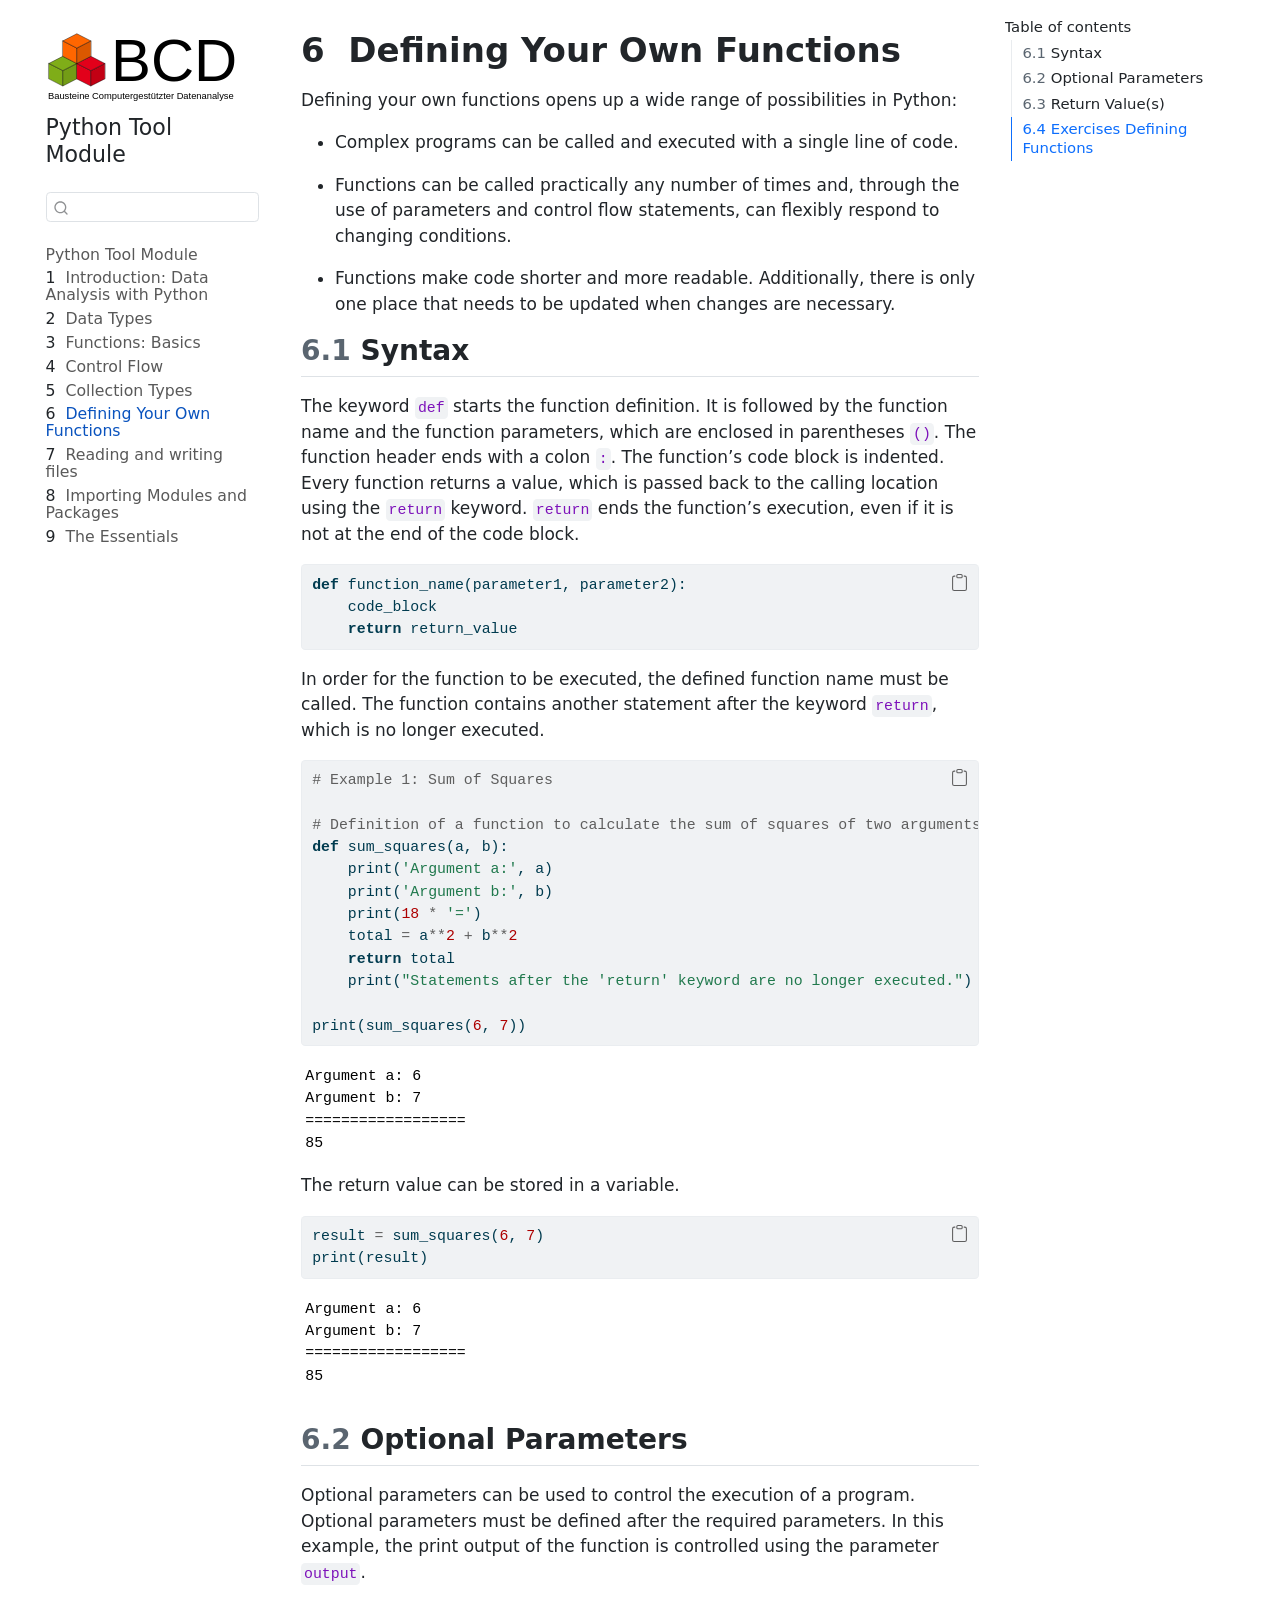
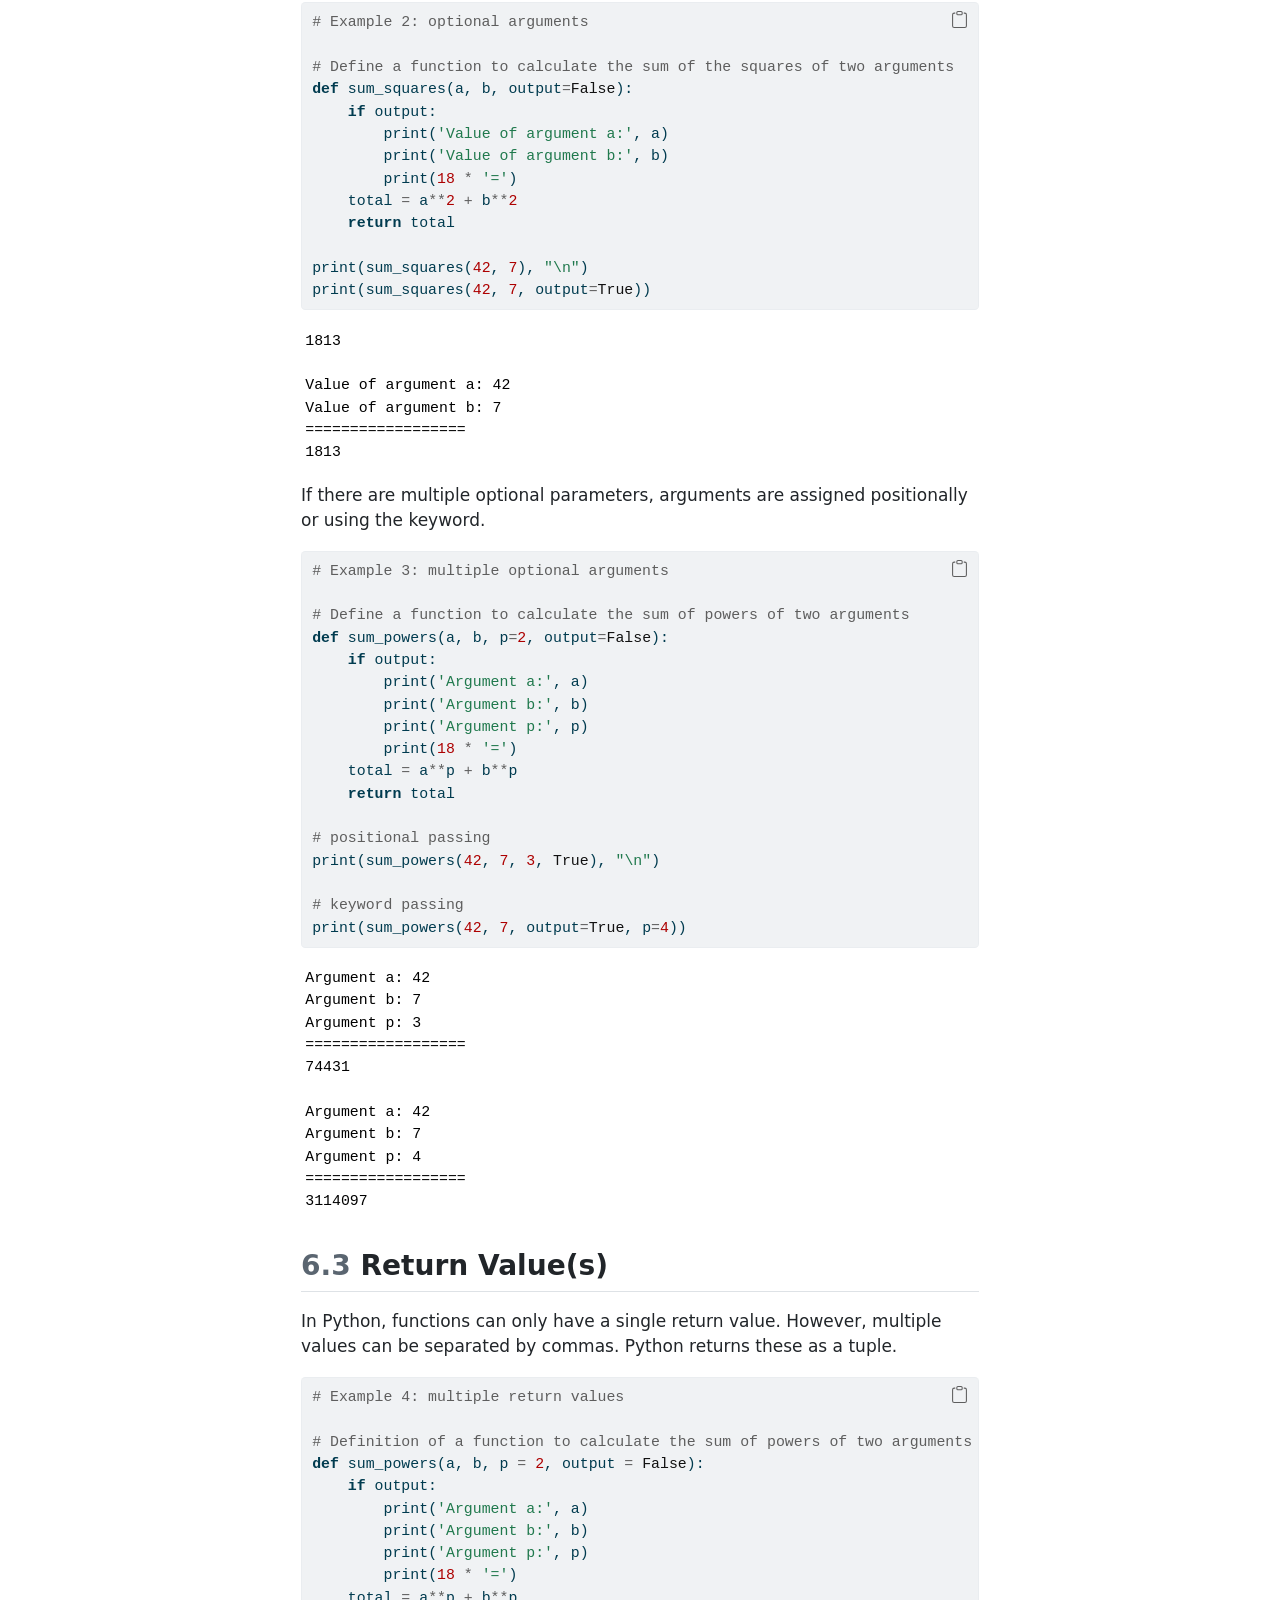
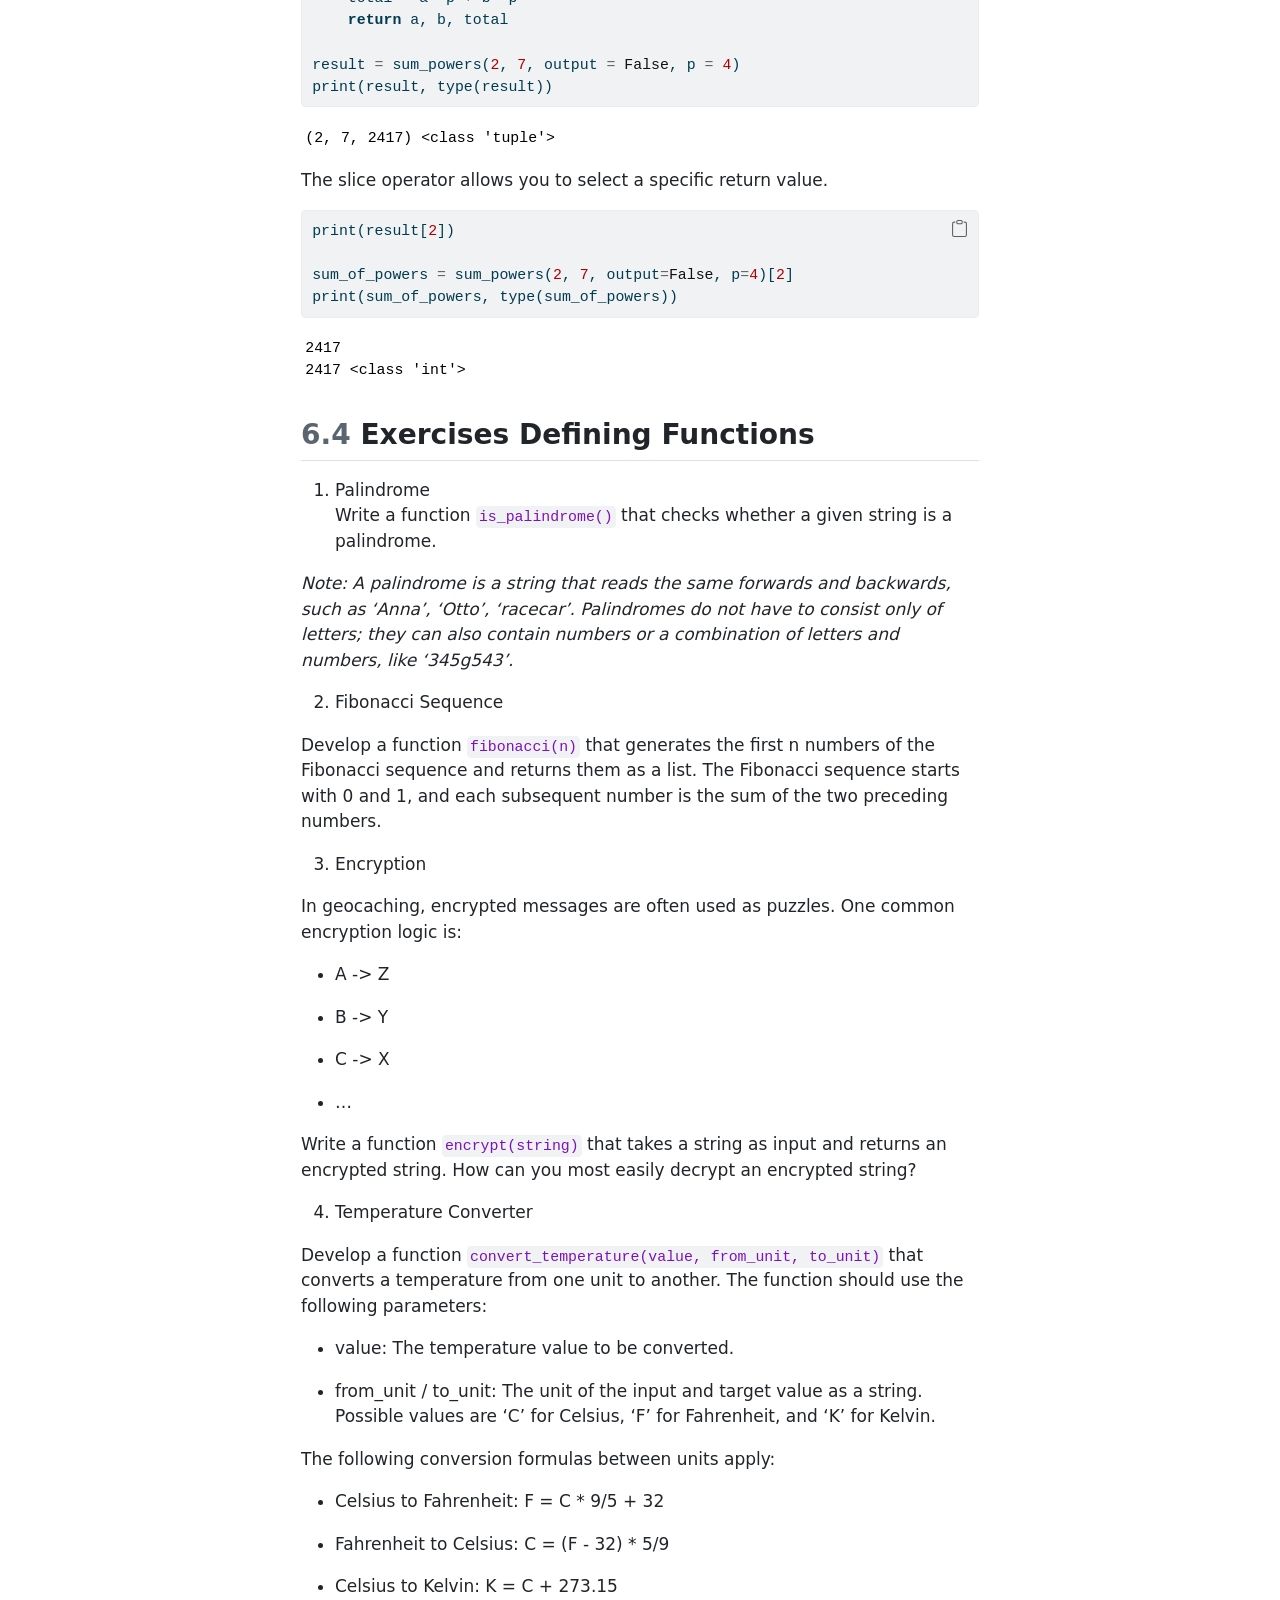
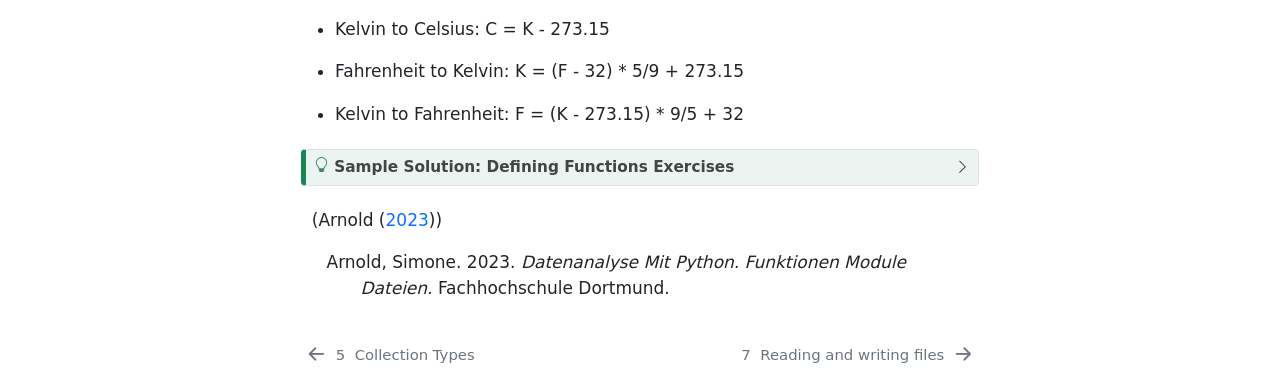
<file: output/book/skript/funktionen-definieren.html>
<!DOCTYPE html>
<html xmlns="http://www.w3.org/1999/xhtml" lang="en" xml:lang="en"><head>

<meta charset="utf-8">
<meta name="generator" content="quarto-1.10.18">

<meta name="viewport" content="width=device-width, initial-scale=1.0, user-scalable=yes">


<title>6&nbsp; Defining Your Own Functions – Bausteine Computergestützter Datenanalyse</title>
<style>
/* Default styles provided by pandoc.
** See https://pandoc.org/MANUAL.html#variables-for-html for config info.
*/
span.smallcaps{font-variant: small-caps;}
div.columns{display: flex; gap: 1.5em;}
div.column{flex: auto;}
@media screen {
div.columns{gap: min(4vw, 1.5em);}
div.column{overflow-x: auto;}
}
div.hanging-indent{margin-left: 1.5em; text-indent: -1.5em;}
ul.task-list{list-style: none;}
ul.task-list li input[type="checkbox"] {
  width: 0.8em;
  margin: 0 0.8em 0.2em -1em; /* quarto-specific, see https://github.com/quarto-dev/quarto-cli/issues/4556 */ 
  vertical-align: middle;
}
/* CSS for syntax highlighting */
html { -webkit-text-size-adjust: 100%; }
pre > code.sourceCode { white-space: pre; position: relative; }
pre > code.sourceCode > span { display: inline-block; line-height: 1.25; }
pre > code.sourceCode > span:empty { height: 1.2em; }
.sourceCode { overflow: visible; }
code.sourceCode > span { color: inherit; text-decoration: inherit; }
div.sourceCode { margin: 1em 0; }
pre.sourceCode { margin: 0; }
@media screen {
div.sourceCode { overflow: auto; }
}
@media print {
pre > code.sourceCode { white-space: pre-wrap; }
pre > code.sourceCode > span { text-indent: -5em; padding-left: 5em; }
}
pre.numberSource code
  { counter-reset: source-line 0; }
pre.numberSource code > span
  { position: relative; left: -4em; counter-increment: source-line; }
pre.numberSource code > span > a:first-child::before
  { content: counter(source-line);
    position: relative; left: -1em; text-align: right; vertical-align: baseline;
    border: none; display: inline-block;
    -webkit-touch-callout: none; -webkit-user-select: none;
    -khtml-user-select: none; -moz-user-select: none;
    -ms-user-select: none; user-select: none;
    padding: 0 4px; width: 4em;
  }
pre.numberSource { margin-left: 3em;  padding-left: 4px; }
div.sourceCode
  {   }
@media screen {
pre > code.sourceCode > span > a:first-child::before { text-decoration: underline; }
}
/* CSS for citations */
div.csl-bib-body { }
div.csl-entry {
  clear: both;
}
.hanging-indent div.csl-entry {
  margin-left:2em;
  text-indent:-2em;
}
div.csl-left-margin {
  min-width:2em;
  float:left;
}
div.csl-right-inline {
  margin-left:2em;
  padding-left:1em;
}
div.csl-indent {
  margin-left: 2em;
}</style>


<script src="../site_libs/quarto-nav/quarto-nav.js"></script>
<script src="../site_libs/quarto-nav/headroom.min.js"></script>
<script src="../site_libs/clipboard/clipboard.min.js"></script>
<script src="../site_libs/quarto-search/autocomplete.umd.js"></script>
<script src="../site_libs/quarto-search/fuse.min.js"></script>
<script src="../site_libs/quarto-search/quarto-search.js"></script>
<meta name="quarto:offset" content="../">
<link href="../skript/dateien-lesen-und-schreiben.html" rel="next">
<link href="../skript/sammeltypen.html" rel="prev">
<script src="../site_libs/quarto-html/quarto.js" type="module"></script>
<script src="../site_libs/quarto-html/tabsets/tabsets.js" type="module"></script>
<script src="../site_libs/quarto-html/popper.min.js"></script>
<script src="../site_libs/quarto-html/tippy.umd.min.js"></script>
<script src="../site_libs/quarto-html/anchor.min.js"></script>
<link href="../site_libs/quarto-html/tippy.css" rel="stylesheet">
<link href="../site_libs/quarto-html/quarto-syntax-highlighting-64a204ab8560d761af7679ceaba22944.css" rel="stylesheet" id="quarto-text-highlighting-styles">
<script src="../site_libs/bootstrap/bootstrap.min.js"></script>
<link href="../site_libs/bootstrap/bootstrap-icons.css" rel="stylesheet">
<link href="../site_libs/bootstrap/bootstrap-41d1ed59529443dc312b46011c211845.min.css" rel="stylesheet" append-hash="true" id="quarto-bootstrap" data-mode="light">
<script id="quarto-search-options" type="application/json">{
  "location": "sidebar",
  "copy-button": false,
  "collapse-after": 3,
  "panel-placement": "start",
  "type": "textbox",
  "limit": 50,
  "keyboard-shortcut": [
    "f",
    "/",
    "s"
  ],
  "show-item-context": false,
  "language": {
    "search-no-results-text": "No results",
    "search-matching-documents-text": "matching documents",
    "search-copy-link-title": "Copy link to search",
    "search-hide-matches-text": "Hide additional matches",
    "search-more-match-text": "more match in this document",
    "search-more-matches-text": "more matches in this document",
    "search-clear-button-title": "Clear",
    "search-text-placeholder": "",
    "search-detached-cancel-button-title": "Cancel",
    "search-submit-button-title": "Submit",
    "search-label": "Search"
  }
}</script>
<link rel="shortcut icon" href="skript/00-bilder/favicon_bcd_new.svg">
<link rel="icon" type="image/x-icon" href="logo.ico">


</head>

<body class="nav-sidebar floating quarto-light">

<div id="quarto-search-results"></div>
  <header id="quarto-header" class="headroom fixed-top">
  <nav class="quarto-secondary-nav">
    <div class="container-fluid d-flex">
      <button type="button" class="quarto-btn-toggle btn" data-bs-toggle="collapse" role="button" data-bs-target=".quarto-sidebar-collapse-item" aria-controls="quarto-sidebar" aria-expanded="false" aria-label="Toggle sidebar navigation" onclick="if (window.quartoToggleHeadroom) { window.quartoToggleHeadroom(); }">
        <i class="bi bi-layout-text-sidebar-reverse"></i>
      </button>
        <nav class="quarto-page-breadcrumbs" aria-label="breadcrumb"><ol class="breadcrumb"><li class="breadcrumb-item"><a href="../skript/funktionen-definieren.html"><span class="chapter-number">6</span>&nbsp; <span class="chapter-title">Defining Your Own Functions</span></a></li></ol></nav>
        <a class="flex-grow-1" role="navigation" data-bs-toggle="collapse" data-bs-target=".quarto-sidebar-collapse-item" aria-controls="quarto-sidebar" aria-expanded="false" aria-label="Toggle sidebar navigation" onclick="if (window.quartoToggleHeadroom) { window.quartoToggleHeadroom(); }">      
        </a>
      <button type="button" class="btn quarto-search-button" aria-label="Search" onclick="window.quartoOpenSearch();">
        <i class="bi bi-search"></i>
      </button>
    </div>
  </nav>
</header>
<!-- content -->
<div id="quarto-content" class="quarto-container page-columns page-rows-contents page-layout-article">
<!-- sidebar -->
  <nav id="quarto-sidebar" class="sidebar collapse collapse-horizontal quarto-sidebar-collapse-item sidebar-navigation floating overflow-auto">
    <div class="pt-lg-2 mt-2 text-left sidebar-header sidebar-header-stacked">
      <a href="../index.html" class="sidebar-logo-link">
      <img src="../skript/00-bilder/logo_with_text_new.svg" alt="" class="sidebar-logo light-content py-0 d-lg-inline d-none">
      <img src="../skript/00-bilder/logo_with_text_new.svg" alt="" class="sidebar-logo dark-content py-0 d-lg-inline d-none">
      </a>
    <div class="sidebar-title mb-0 py-0">
      <a href="../">Python Tool Module</a> 
    </div>
      </div>
        <div class="mt-2 flex-shrink-0 align-items-center">
        <div class="sidebar-search">
        <div id="quarto-search" class="" title="Search"></div>
        </div>
        </div>
    <div class="sidebar-menu-container"> 
    <ul class="list-unstyled mt-1">
        <li class="sidebar-item">
  <div class="sidebar-item-container"> 
  <a href="../index.html" class="sidebar-item-text sidebar-link">
 <span class="menu-text">Python Tool Module</span></a>
  </div>
</li>
        <li class="sidebar-item">
  <div class="sidebar-item-container"> 
  <a href="../skript/einleitung.html" class="sidebar-item-text sidebar-link">
 <span class="menu-text"><span class="chapter-number">1</span>&nbsp; <span class="chapter-title">Introduction: Data Analysis with Python</span></span></a>
  </div>
</li>
        <li class="sidebar-item">
  <div class="sidebar-item-container"> 
  <a href="../skript/datentypen.html" class="sidebar-item-text sidebar-link">
 <span class="menu-text"><span class="chapter-number">2</span>&nbsp; <span class="chapter-title">Data Types</span></span></a>
  </div>
</li>
        <li class="sidebar-item">
  <div class="sidebar-item-container"> 
  <a href="../skript/funktionen.html" class="sidebar-item-text sidebar-link">
 <span class="menu-text"><span class="chapter-number">3</span>&nbsp; <span class="chapter-title">Functions: Basics</span></span></a>
  </div>
</li>
        <li class="sidebar-item">
  <div class="sidebar-item-container"> 
  <a href="../skript/flusskontrolle.html" class="sidebar-item-text sidebar-link">
 <span class="menu-text"><span class="chapter-number">4</span>&nbsp; <span class="chapter-title">Control Flow</span></span></a>
  </div>
</li>
        <li class="sidebar-item">
  <div class="sidebar-item-container"> 
  <a href="../skript/sammeltypen.html" class="sidebar-item-text sidebar-link">
 <span class="menu-text"><span class="chapter-number">5</span>&nbsp; <span class="chapter-title">Collection Types</span></span></a>
  </div>
</li>
        <li class="sidebar-item">
  <div class="sidebar-item-container"> 
  <a href="../skript/funktionen-definieren.html" class="sidebar-item-text sidebar-link active">
 <span class="menu-text"><span class="chapter-number">6</span>&nbsp; <span class="chapter-title">Defining Your Own Functions</span></span></a>
  </div>
</li>
        <li class="sidebar-item">
  <div class="sidebar-item-container"> 
  <a href="../skript/dateien-lesen-und-schreiben.html" class="sidebar-item-text sidebar-link">
 <span class="menu-text"><span class="chapter-number">7</span>&nbsp; <span class="chapter-title">Reading and writing files</span></span></a>
  </div>
</li>
        <li class="sidebar-item">
  <div class="sidebar-item-container"> 
  <a href="../skript/module-und-pakete-importieren.html" class="sidebar-item-text sidebar-link">
 <span class="menu-text"><span class="chapter-number">8</span>&nbsp; <span class="chapter-title">Importing Modules and Packages</span></span></a>
  </div>
</li>
        <li class="sidebar-item">
  <div class="sidebar-item-container"> 
  <a href="../skript/daswichtigste.html" class="sidebar-item-text sidebar-link">
 <span class="menu-text"><span class="chapter-number">9</span>&nbsp; <span class="chapter-title">The Essentials</span></span></a>
  </div>
</li>
    </ul>
    </div>
</nav>
<div id="quarto-sidebar-glass" class="quarto-sidebar-collapse-item" data-bs-toggle="collapse" data-bs-target=".quarto-sidebar-collapse-item"></div>
<!-- margin-sidebar -->
    <div id="quarto-margin-sidebar" class="sidebar margin-sidebar">
        <nav id="TOC" role="doc-toc" class="toc-active">
    <h2 id="toc-title">Table of contents</h2>
   
  <ul>
  <li><a href="#syntax" id="toc-syntax" class="nav-link active" data-scroll-target="#syntax"><span class="header-section-number">6.1</span> Syntax</a></li>
  <li><a href="#optional-parameters" id="toc-optional-parameters" class="nav-link" data-scroll-target="#optional-parameters"><span class="header-section-number">6.2</span> Optional Parameters</a></li>
  <li><a href="#return-values" id="toc-return-values" class="nav-link" data-scroll-target="#return-values"><span class="header-section-number">6.3</span> Return Value(s)</a></li>
  <li><a href="#exercises-defining-functions" id="toc-exercises-defining-functions" class="nav-link" data-scroll-target="#exercises-defining-functions"><span class="header-section-number">6.4</span> Exercises Defining Functions</a></li>
  </ul>
</nav>
    </div>
<!-- main -->
<main class="content" id="quarto-document-content">

<header id="title-block-header" class="quarto-title-block default">
<div class="quarto-title">
<h1 class="title"><span class="chapter-number">6</span>&nbsp; <span class="chapter-title">Defining Your Own Functions</span></h1>
</div>



<div class="quarto-title-meta">

    
  
    
  </div>
  


</header>


<p>Defining your own functions opens up a wide range of possibilities in Python:</p>
<ul>
<li><p>Complex programs can be called and executed with a single line of code.</p></li>
<li><p>Functions can be called practically any number of times and, through the use of parameters and control flow statements, can flexibly respond to changing conditions.</p></li>
<li><p>Functions make code shorter and more readable. Additionally, there is only one place that needs to be updated when changes are necessary.</p></li>
</ul>
<section id="syntax" class="level2" data-number="6.1">
<h2 data-number="6.1" class="anchored" data-anchor-id="syntax"><span class="header-section-number">6.1</span> Syntax</h2>
<p>The keyword <code>def</code> starts the function definition. It is followed by the function name and the function parameters, which are enclosed in parentheses <code>()</code>. The function header ends with a colon <code>:</code>. The function’s code block is indented. Every function returns a value, which is passed back to the calling location using the <code>return</code> keyword. <code>return</code> ends the function’s execution, even if it is not at the end of the code block.</p>
<div id="1f3bb030" class="cell" data-execution_count="1">
<div class="code-copy-outer-scaffold"><div class="sourceCode cell-code" id="cb1"><pre class="sourceCode python code-with-copy"><code class="sourceCode python"><span id="cb1-1"><a href="#cb1-1" aria-hidden="true" tabindex="-1"></a><span class="kw">def</span> function_name(parameter1, parameter2):</span>
<span id="cb1-2"><a href="#cb1-2" aria-hidden="true" tabindex="-1"></a>    code_block</span>
<span id="cb1-3"><a href="#cb1-3" aria-hidden="true" tabindex="-1"></a>    <span class="cf">return</span> return_value</span></code></pre></div><button title="Copy to Clipboard" class="code-copy-button"><i class="bi"></i></button></div>
</div>
<p>In order for the function to be executed, the defined function name must be called. The function contains another statement after the keyword <code>return</code>, which is no longer executed.</p>
<div id="2c4ed3be" class="cell" data-execution_count="2">
<div class="code-copy-outer-scaffold"><div class="sourceCode cell-code" id="cb2"><pre class="sourceCode python code-with-copy"><code class="sourceCode python"><span id="cb2-1"><a href="#cb2-1" aria-hidden="true" tabindex="-1"></a><span class="co"># Example 1: Sum of Squares</span></span>
<span id="cb2-2"><a href="#cb2-2" aria-hidden="true" tabindex="-1"></a></span>
<span id="cb2-3"><a href="#cb2-3" aria-hidden="true" tabindex="-1"></a><span class="co"># Definition of a function to calculate the sum of squares of two arguments</span></span>
<span id="cb2-4"><a href="#cb2-4" aria-hidden="true" tabindex="-1"></a><span class="kw">def</span> sum_squares(a, b):</span>
<span id="cb2-5"><a href="#cb2-5" aria-hidden="true" tabindex="-1"></a>    <span class="bu">print</span>(<span class="st">'Argument a:'</span>, a)</span>
<span id="cb2-6"><a href="#cb2-6" aria-hidden="true" tabindex="-1"></a>    <span class="bu">print</span>(<span class="st">'Argument b:'</span>, b)</span>
<span id="cb2-7"><a href="#cb2-7" aria-hidden="true" tabindex="-1"></a>    <span class="bu">print</span>(<span class="dv">18</span> <span class="op">*</span> <span class="st">'='</span>)</span>
<span id="cb2-8"><a href="#cb2-8" aria-hidden="true" tabindex="-1"></a>    total <span class="op">=</span> a<span class="op">**</span><span class="dv">2</span> <span class="op">+</span> b<span class="op">**</span><span class="dv">2</span></span>
<span id="cb2-9"><a href="#cb2-9" aria-hidden="true" tabindex="-1"></a>    <span class="cf">return</span> total</span>
<span id="cb2-10"><a href="#cb2-10" aria-hidden="true" tabindex="-1"></a>    <span class="bu">print</span>(<span class="st">"Statements after the 'return' keyword are no longer executed."</span>)</span>
<span id="cb2-11"><a href="#cb2-11" aria-hidden="true" tabindex="-1"></a></span>
<span id="cb2-12"><a href="#cb2-12" aria-hidden="true" tabindex="-1"></a><span class="bu">print</span>(sum_squares(<span class="dv">6</span>, <span class="dv">7</span>))</span></code></pre></div><button title="Copy to Clipboard" class="code-copy-button"><i class="bi"></i></button></div>
<div class="cell-output cell-output-stdout">
<pre><code>Argument a: 6
Argument b: 7
==================
85</code></pre>
</div>
</div>
<p>The return value can be stored in a variable.</p>
<div id="ab12d1c4" class="cell" data-execution_count="3">
<div class="code-copy-outer-scaffold"><div class="sourceCode cell-code" id="cb4"><pre class="sourceCode python code-with-copy"><code class="sourceCode python"><span id="cb4-1"><a href="#cb4-1" aria-hidden="true" tabindex="-1"></a>result <span class="op">=</span> sum_squares(<span class="dv">6</span>, <span class="dv">7</span>)</span>
<span id="cb4-2"><a href="#cb4-2" aria-hidden="true" tabindex="-1"></a><span class="bu">print</span>(result)</span></code></pre></div><button title="Copy to Clipboard" class="code-copy-button"><i class="bi"></i></button></div>
<div class="cell-output cell-output-stdout">
<pre><code>Argument a: 6
Argument b: 7
==================
85</code></pre>
</div>
</div>
</section>
<section id="optional-parameters" class="level2" data-number="6.2">
<h2 data-number="6.2" class="anchored" data-anchor-id="optional-parameters"><span class="header-section-number">6.2</span> Optional Parameters</h2>
<p>Optional parameters can be used to control the execution of a program. Optional parameters must be defined after the required parameters. In this example, the print output of the function is controlled using the parameter <code>output</code>.</p>
<div id="bc1a5b8f" class="cell" data-execution_count="4">
<div class="code-copy-outer-scaffold"><div class="sourceCode cell-code" id="cb6"><pre class="sourceCode python code-with-copy"><code class="sourceCode python"><span id="cb6-1"><a href="#cb6-1" aria-hidden="true" tabindex="-1"></a><span class="co"># Example 2: optional arguments</span></span>
<span id="cb6-2"><a href="#cb6-2" aria-hidden="true" tabindex="-1"></a></span>
<span id="cb6-3"><a href="#cb6-3" aria-hidden="true" tabindex="-1"></a><span class="co"># Define a function to calculate the sum of the squares of two arguments</span></span>
<span id="cb6-4"><a href="#cb6-4" aria-hidden="true" tabindex="-1"></a><span class="kw">def</span> sum_squares(a, b, output<span class="op">=</span><span class="va">False</span>):</span>
<span id="cb6-5"><a href="#cb6-5" aria-hidden="true" tabindex="-1"></a>    <span class="cf">if</span> output:</span>
<span id="cb6-6"><a href="#cb6-6" aria-hidden="true" tabindex="-1"></a>        <span class="bu">print</span>(<span class="st">'Value of argument a:'</span>, a)</span>
<span id="cb6-7"><a href="#cb6-7" aria-hidden="true" tabindex="-1"></a>        <span class="bu">print</span>(<span class="st">'Value of argument b:'</span>, b)</span>
<span id="cb6-8"><a href="#cb6-8" aria-hidden="true" tabindex="-1"></a>        <span class="bu">print</span>(<span class="dv">18</span> <span class="op">*</span> <span class="st">'='</span>)</span>
<span id="cb6-9"><a href="#cb6-9" aria-hidden="true" tabindex="-1"></a>    total <span class="op">=</span> a<span class="op">**</span><span class="dv">2</span> <span class="op">+</span> b<span class="op">**</span><span class="dv">2</span></span>
<span id="cb6-10"><a href="#cb6-10" aria-hidden="true" tabindex="-1"></a>    <span class="cf">return</span> total</span>
<span id="cb6-11"><a href="#cb6-11" aria-hidden="true" tabindex="-1"></a></span>
<span id="cb6-12"><a href="#cb6-12" aria-hidden="true" tabindex="-1"></a><span class="bu">print</span>(sum_squares(<span class="dv">42</span>, <span class="dv">7</span>), <span class="st">"</span><span class="ch">\n</span><span class="st">"</span>)</span>
<span id="cb6-13"><a href="#cb6-13" aria-hidden="true" tabindex="-1"></a><span class="bu">print</span>(sum_squares(<span class="dv">42</span>, <span class="dv">7</span>, output<span class="op">=</span><span class="va">True</span>))</span></code></pre></div><button title="Copy to Clipboard" class="code-copy-button"><i class="bi"></i></button></div>
<div class="cell-output cell-output-stdout">
<pre><code>1813 

Value of argument a: 42
Value of argument b: 7
==================
1813</code></pre>
</div>
</div>
<p>If there are multiple optional parameters, arguments are assigned positionally or using the keyword.</p>
<div id="006f75b4" class="cell" data-execution_count="5">
<div class="code-copy-outer-scaffold"><div class="sourceCode cell-code" id="cb8"><pre class="sourceCode python code-with-copy"><code class="sourceCode python"><span id="cb8-1"><a href="#cb8-1" aria-hidden="true" tabindex="-1"></a><span class="co"># Example 3: multiple optional arguments</span></span>
<span id="cb8-2"><a href="#cb8-2" aria-hidden="true" tabindex="-1"></a></span>
<span id="cb8-3"><a href="#cb8-3" aria-hidden="true" tabindex="-1"></a><span class="co"># Define a function to calculate the sum of powers of two arguments</span></span>
<span id="cb8-4"><a href="#cb8-4" aria-hidden="true" tabindex="-1"></a><span class="kw">def</span> sum_powers(a, b, p<span class="op">=</span><span class="dv">2</span>, output<span class="op">=</span><span class="va">False</span>):</span>
<span id="cb8-5"><a href="#cb8-5" aria-hidden="true" tabindex="-1"></a>    <span class="cf">if</span> output:</span>
<span id="cb8-6"><a href="#cb8-6" aria-hidden="true" tabindex="-1"></a>        <span class="bu">print</span>(<span class="st">'Argument a:'</span>, a)</span>
<span id="cb8-7"><a href="#cb8-7" aria-hidden="true" tabindex="-1"></a>        <span class="bu">print</span>(<span class="st">'Argument b:'</span>, b)</span>
<span id="cb8-8"><a href="#cb8-8" aria-hidden="true" tabindex="-1"></a>        <span class="bu">print</span>(<span class="st">'Argument p:'</span>, p)</span>
<span id="cb8-9"><a href="#cb8-9" aria-hidden="true" tabindex="-1"></a>        <span class="bu">print</span>(<span class="dv">18</span> <span class="op">*</span> <span class="st">'='</span>)</span>
<span id="cb8-10"><a href="#cb8-10" aria-hidden="true" tabindex="-1"></a>    total <span class="op">=</span> a<span class="op">**</span>p <span class="op">+</span> b<span class="op">**</span>p</span>
<span id="cb8-11"><a href="#cb8-11" aria-hidden="true" tabindex="-1"></a>    <span class="cf">return</span> total</span>
<span id="cb8-12"><a href="#cb8-12" aria-hidden="true" tabindex="-1"></a></span>
<span id="cb8-13"><a href="#cb8-13" aria-hidden="true" tabindex="-1"></a><span class="co"># positional passing</span></span>
<span id="cb8-14"><a href="#cb8-14" aria-hidden="true" tabindex="-1"></a><span class="bu">print</span>(sum_powers(<span class="dv">42</span>, <span class="dv">7</span>, <span class="dv">3</span>, <span class="va">True</span>), <span class="st">"</span><span class="ch">\n</span><span class="st">"</span>)</span>
<span id="cb8-15"><a href="#cb8-15" aria-hidden="true" tabindex="-1"></a></span>
<span id="cb8-16"><a href="#cb8-16" aria-hidden="true" tabindex="-1"></a><span class="co"># keyword passing</span></span>
<span id="cb8-17"><a href="#cb8-17" aria-hidden="true" tabindex="-1"></a><span class="bu">print</span>(sum_powers(<span class="dv">42</span>, <span class="dv">7</span>, output<span class="op">=</span><span class="va">True</span>, p<span class="op">=</span><span class="dv">4</span>))</span></code></pre></div><button title="Copy to Clipboard" class="code-copy-button"><i class="bi"></i></button></div>
<div class="cell-output cell-output-stdout">
<pre><code>Argument a: 42
Argument b: 7
Argument p: 3
==================
74431 

Argument a: 42
Argument b: 7
Argument p: 4
==================
3114097</code></pre>
</div>
</div>
</section>
<section id="return-values" class="level2" data-number="6.3">
<h2 data-number="6.3" class="anchored" data-anchor-id="return-values"><span class="header-section-number">6.3</span> Return Value(s)</h2>
<p>In Python, functions can only have a single return value. However, multiple values can be separated by commas. Python returns these as a tuple.</p>
<div id="31852fb0" class="cell" data-execution_count="6">
<div class="code-copy-outer-scaffold"><div class="sourceCode cell-code" id="cb10"><pre class="sourceCode python code-with-copy"><code class="sourceCode python"><span id="cb10-1"><a href="#cb10-1" aria-hidden="true" tabindex="-1"></a><span class="co"># Example 4: multiple return values</span></span>
<span id="cb10-2"><a href="#cb10-2" aria-hidden="true" tabindex="-1"></a></span>
<span id="cb10-3"><a href="#cb10-3" aria-hidden="true" tabindex="-1"></a><span class="co"># Definition of a function to calculate the sum of powers of two arguments</span></span>
<span id="cb10-4"><a href="#cb10-4" aria-hidden="true" tabindex="-1"></a><span class="kw">def</span> sum_powers(a, b, p <span class="op">=</span> <span class="dv">2</span>, output <span class="op">=</span> <span class="va">False</span>):</span>
<span id="cb10-5"><a href="#cb10-5" aria-hidden="true" tabindex="-1"></a>    <span class="cf">if</span> output:</span>
<span id="cb10-6"><a href="#cb10-6" aria-hidden="true" tabindex="-1"></a>        <span class="bu">print</span>(<span class="st">'Argument a:'</span>, a)</span>
<span id="cb10-7"><a href="#cb10-7" aria-hidden="true" tabindex="-1"></a>        <span class="bu">print</span>(<span class="st">'Argument b:'</span>, b)</span>
<span id="cb10-8"><a href="#cb10-8" aria-hidden="true" tabindex="-1"></a>        <span class="bu">print</span>(<span class="st">'Argument p:'</span>, p)</span>
<span id="cb10-9"><a href="#cb10-9" aria-hidden="true" tabindex="-1"></a>        <span class="bu">print</span>(<span class="dv">18</span> <span class="op">*</span> <span class="st">'='</span>)</span>
<span id="cb10-10"><a href="#cb10-10" aria-hidden="true" tabindex="-1"></a>    total <span class="op">=</span> a<span class="op">**</span>p <span class="op">+</span> b<span class="op">**</span>p</span>
<span id="cb10-11"><a href="#cb10-11" aria-hidden="true" tabindex="-1"></a>    <span class="cf">return</span> a, b, total</span>
<span id="cb10-12"><a href="#cb10-12" aria-hidden="true" tabindex="-1"></a></span>
<span id="cb10-13"><a href="#cb10-13" aria-hidden="true" tabindex="-1"></a>result <span class="op">=</span> sum_powers(<span class="dv">2</span>, <span class="dv">7</span>, output <span class="op">=</span> <span class="va">False</span>, p <span class="op">=</span> <span class="dv">4</span>)</span>
<span id="cb10-14"><a href="#cb10-14" aria-hidden="true" tabindex="-1"></a><span class="bu">print</span>(result, <span class="bu">type</span>(result))</span></code></pre></div><button title="Copy to Clipboard" class="code-copy-button"><i class="bi"></i></button></div>
<div class="cell-output cell-output-stdout">
<pre><code>(2, 7, 2417) &lt;class 'tuple'&gt;</code></pre>
</div>
</div>
<p>The slice operator allows you to select a specific return value.</p>
<div id="92d7b864" class="cell" data-execution_count="7">
<div class="code-copy-outer-scaffold"><div class="sourceCode cell-code" id="cb12"><pre class="sourceCode python code-with-copy"><code class="sourceCode python"><span id="cb12-1"><a href="#cb12-1" aria-hidden="true" tabindex="-1"></a><span class="bu">print</span>(result[<span class="dv">2</span>])</span>
<span id="cb12-2"><a href="#cb12-2" aria-hidden="true" tabindex="-1"></a></span>
<span id="cb12-3"><a href="#cb12-3" aria-hidden="true" tabindex="-1"></a>sum_of_powers <span class="op">=</span> sum_powers(<span class="dv">2</span>, <span class="dv">7</span>, output<span class="op">=</span><span class="va">False</span>, p<span class="op">=</span><span class="dv">4</span>)[<span class="dv">2</span>]</span>
<span id="cb12-4"><a href="#cb12-4" aria-hidden="true" tabindex="-1"></a><span class="bu">print</span>(sum_of_powers, <span class="bu">type</span>(sum_of_powers))</span></code></pre></div><button title="Copy to Clipboard" class="code-copy-button"><i class="bi"></i></button></div>
<div class="cell-output cell-output-stdout">
<pre><code>2417
2417 &lt;class 'int'&gt;</code></pre>
</div>
</div>
<!-- optional addition
## Anonymous Functions Lambdas
<https://docs.python.org/3/reference/expressions.html#lambda> -->
</section>
<section id="exercises-defining-functions" class="level2" data-number="6.4">
<h2 data-number="6.4" class="anchored" data-anchor-id="exercises-defining-functions"><span class="header-section-number">6.4</span> Exercises Defining Functions</h2>
<ol type="1">
<li>Palindrome<br>
Write a function <code>is_palindrome()</code> that checks whether a given string is a palindrome.</li>
</ol>
<p><em>Note: A palindrome is a string that reads the same forwards and backwards, such as ‘Anna’, ‘Otto’, ‘racecar’. Palindromes do not have to consist only of letters; they can also contain numbers or a combination of letters and numbers, like ‘345g543’.</em></p>
<ol start="2" type="1">
<li>Fibonacci Sequence</li>
</ol>
<p>Develop a function <code>fibonacci(n)</code> that generates the first n numbers of the Fibonacci sequence and returns them as a list. The Fibonacci sequence starts with 0 and 1, and each subsequent number is the sum of the two preceding numbers.</p>
<ol start="3" type="1">
<li>Encryption</li>
</ol>
<p>In geocaching, encrypted messages are often used as puzzles. One common encryption logic is:</p>
<ul>
<li><p>A -&gt; Z</p></li>
<li><p>B -&gt; Y</p></li>
<li><p>C -&gt; X</p></li>
<li><p>…</p></li>
</ul>
<p>Write a function <code>encrypt(string)</code> that takes a string as input and returns an encrypted string. How can you most easily decrypt an encrypted string?</p>
<ol start="4" type="1">
<li>Temperature Converter</li>
</ol>
<p>Develop a function <code>convert_temperature(value, from_unit, to_unit)</code> that converts a temperature from one unit to another. The function should use the following parameters:</p>
<ul>
<li><p>value: The temperature value to be converted.</p></li>
<li><p>from_unit / to_unit: The unit of the input and target value as a string. Possible values are ‘C’ for Celsius, ‘F’ for Fahrenheit, and ‘K’ for Kelvin.</p></li>
</ul>
<p>The following conversion formulas between units apply:</p>
<ul>
<li><p>Celsius to Fahrenheit: F = C * 9/5 + 32</p></li>
<li><p>Fahrenheit to Celsius: C = (F - 32) * 5/9</p></li>
<li><p>Celsius to Kelvin: K = C + 273.15</p></li>
<li><p>Kelvin to Celsius: C = K - 273.15</p></li>
<li><p>Fahrenheit to Kelvin: K = (F - 32) * 5/9 + 273.15</p></li>
<li><p>Kelvin to Fahrenheit: F = (K - 273.15) * 9/5 + 32</p></li>
</ul>
<div class="callout callout-style-default callout-tip callout-titled">
<div class="callout-header d-flex align-content-center collapsed" data-bs-toggle="collapse" data-bs-target=".callout-1-contents" aria-controls="callout-1" aria-expanded="false" aria-label="Toggle callout">
<div class="callout-icon-container">
<i class="callout-icon"></i>
</div>
<div class="callout-title-container flex-fill">
<span class="screen-reader-only">Tip</span>Sample Solution: Defining Functions Exercises
</div>
<div class="callout-btn-toggle d-inline-block border-0 py-1 ps-1 pe-0 float-end"><i class="callout-toggle"></i></div>
</div>
<div id="callout-1" class="callout-1-contents callout-collapse collapse">
<div class="callout-body-container callout-body">
<div class="border">
<ol type="1">
<li>Palindrome Exercise</li>
</ol>
<div id="959df9fe" class="cell" data-execution_count="8">
<div class="code-copy-outer-scaffold"><div class="sourceCode cell-code" id="cb14"><pre class="sourceCode python code-with-copy"><code class="sourceCode python"><span id="cb14-1"><a href="#cb14-1" aria-hidden="true" tabindex="-1"></a><span class="co"># 1.</span></span>
<span id="cb14-2"><a href="#cb14-2" aria-hidden="true" tabindex="-1"></a><span class="kw">def</span> is_palindrome(text):</span>
<span id="cb14-3"><a href="#cb14-3" aria-hidden="true" tabindex="-1"></a>    text <span class="op">=</span> text.lower()</span>
<span id="cb14-4"><a href="#cb14-4" aria-hidden="true" tabindex="-1"></a>    <span class="cf">return</span> text <span class="op">==</span> text[::<span class="op">-</span><span class="dv">1</span>]</span>
<span id="cb14-5"><a href="#cb14-5" aria-hidden="true" tabindex="-1"></a></span>
<span id="cb14-6"><a href="#cb14-6" aria-hidden="true" tabindex="-1"></a><span class="co"># string to test</span></span>
<span id="cb14-7"><a href="#cb14-7" aria-hidden="true" tabindex="-1"></a>test_string <span class="op">=</span> <span class="st">"racecar"</span></span>
<span id="cb14-8"><a href="#cb14-8" aria-hidden="true" tabindex="-1"></a><span class="cf">if</span> is_palindrome(test_string):</span>
<span id="cb14-9"><a href="#cb14-9" aria-hidden="true" tabindex="-1"></a>    <span class="bu">print</span>(<span class="ss">f"Yes, </span><span class="sc">{</span>test_string<span class="sc">}</span><span class="ss"> is a palindrome"</span>)</span>
<span id="cb14-10"><a href="#cb14-10" aria-hidden="true" tabindex="-1"></a><span class="cf">else</span>:</span>
<span id="cb14-11"><a href="#cb14-11" aria-hidden="true" tabindex="-1"></a>    <span class="bu">print</span>(<span class="ss">f"No, </span><span class="sc">{</span>test_string<span class="sc">}</span><span class="ss"> is not a palindrome"</span>)</span></code></pre></div><button title="Copy to Clipboard" class="code-copy-button"><i class="bi"></i></button></div>
<div class="cell-output cell-output-stdout">
<pre><code>Yes, racecar is a palindrome</code></pre>
</div>
</div>
<ol start="2" type="1">
<li>Exercise Fibonacci</li>
</ol>
<div id="69da1201" class="cell" data-execution_count="9">
<div class="code-copy-outer-scaffold"><div class="sourceCode cell-code" id="cb16"><pre class="sourceCode python code-with-copy"><code class="sourceCode python"><span id="cb16-1"><a href="#cb16-1" aria-hidden="true" tabindex="-1"></a><span class="co"># 2.</span></span>
<span id="cb16-2"><a href="#cb16-2" aria-hidden="true" tabindex="-1"></a><span class="kw">def</span> fibonacci(n):</span>
<span id="cb16-3"><a href="#cb16-3" aria-hidden="true" tabindex="-1"></a></span>
<span id="cb16-4"><a href="#cb16-4" aria-hidden="true" tabindex="-1"></a>    <span class="co"># the special cases must be considered:</span></span>
<span id="cb16-5"><a href="#cb16-5" aria-hidden="true" tabindex="-1"></a>    <span class="cf">if</span> n <span class="op">&lt;=</span> <span class="dv">0</span>:</span>
<span id="cb16-6"><a href="#cb16-6" aria-hidden="true" tabindex="-1"></a>        <span class="cf">return</span> []</span>
<span id="cb16-7"><a href="#cb16-7" aria-hidden="true" tabindex="-1"></a>    <span class="cf">elif</span> n <span class="op">==</span> <span class="dv">1</span>:</span>
<span id="cb16-8"><a href="#cb16-8" aria-hidden="true" tabindex="-1"></a>        <span class="cf">return</span> [<span class="dv">0</span>]</span>
<span id="cb16-9"><a href="#cb16-9" aria-hidden="true" tabindex="-1"></a></span>
<span id="cb16-10"><a href="#cb16-10" aria-hidden="true" tabindex="-1"></a>    <span class="co"># after considering the two special cases, the list always starts as follows:</span></span>
<span id="cb16-11"><a href="#cb16-11" aria-hidden="true" tabindex="-1"></a>    fibonacci_sequence <span class="op">=</span> [<span class="dv">0</span>, <span class="dv">1</span>]</span>
<span id="cb16-12"><a href="#cb16-12" aria-hidden="true" tabindex="-1"></a>    </span>
<span id="cb16-13"><a href="#cb16-13" aria-hidden="true" tabindex="-1"></a>    <span class="cf">while</span> <span class="bu">len</span>(fibonacci_sequence) <span class="op">&lt;</span> n:</span>
<span id="cb16-14"><a href="#cb16-14" aria-hidden="true" tabindex="-1"></a>        next_number <span class="op">=</span> fibonacci_sequence[<span class="op">-</span><span class="dv">1</span>] <span class="op">+</span> fibonacci_sequence[<span class="op">-</span><span class="dv">2</span>]</span>
<span id="cb16-15"><a href="#cb16-15" aria-hidden="true" tabindex="-1"></a>        fibonacci_sequence.append(next_number)</span>
<span id="cb16-16"><a href="#cb16-16" aria-hidden="true" tabindex="-1"></a>    </span>
<span id="cb16-17"><a href="#cb16-17" aria-hidden="true" tabindex="-1"></a>    <span class="cf">return</span> fibonacci_sequence</span>
<span id="cb16-18"><a href="#cb16-18" aria-hidden="true" tabindex="-1"></a></span>
<span id="cb16-19"><a href="#cb16-19" aria-hidden="true" tabindex="-1"></a>fibonacci(<span class="dv">8</span>)</span></code></pre></div><button title="Copy to Clipboard" class="code-copy-button"><i class="bi"></i></button></div>
<div class="cell-output cell-output-display" data-execution_count="9">
<pre><code>[0, 1, 1, 2, 3, 5, 8, 13]</code></pre>
</div>
</div>
<ol start="3" type="1">
<li>Exercise Encryption</li>
</ol>
<div class="tabset-margin-container"></div><div class="panel-tabset">
<ul class="nav nav-tabs" role="tablist"><li class="nav-item" role="presentation"><a class="nav-link active" id="tabset-1-1-tab" data-bs-toggle="tab" data-bs-target="#tabset-1-1" role="tab" aria-controls="tabset-1-1" aria-selected="true" href="">Using Lists</a></li><li class="nav-item" role="presentation"><a class="nav-link" id="tabset-1-2-tab" data-bs-toggle="tab" data-bs-target="#tabset-1-2" role="tab" aria-controls="tabset-1-2" aria-selected="false" href="">Using ord() and chr()</a></li></ul>
<div class="tab-content">
<div id="tabset-1-1" class="tab-pane active" role="tabpanel" aria-labelledby="tabset-1-1-tab">
<div id="e3e68d30" class="cell" data-execution_count="10">
<div class="code-copy-outer-scaffold"><div class="sourceCode cell-code" id="cb18"><pre class="sourceCode python code-with-copy"><code class="sourceCode python"><span id="cb18-1"><a href="#cb18-1" aria-hidden="true" tabindex="-1"></a><span class="co"># 3.</span></span>
<span id="cb18-2"><a href="#cb18-2" aria-hidden="true" tabindex="-1"></a><span class="kw">def</span> encrypt(text):</span>
<span id="cb18-3"><a href="#cb18-3" aria-hidden="true" tabindex="-1"></a></span>
<span id="cb18-4"><a href="#cb18-4" aria-hidden="true" tabindex="-1"></a>    <span class="co"># in six variables, the normal and the reversed alphabet as well as the digits 0-9 are defined</span></span>
<span id="cb18-5"><a href="#cb18-5" aria-hidden="true" tabindex="-1"></a>    abc <span class="op">=</span> <span class="st">"abcdefghijklmnopqrstuvwxyz"</span></span>
<span id="cb18-6"><a href="#cb18-6" aria-hidden="true" tabindex="-1"></a>    abc_2 <span class="op">=</span> <span class="st">"zyxwvutsrqponmlkjihgfedcba"</span></span>
<span id="cb18-7"><a href="#cb18-7" aria-hidden="true" tabindex="-1"></a>    ABC <span class="op">=</span> <span class="st">"ABCDEFGHIJKLMNOPQRSTUVWXYZ"</span></span>
<span id="cb18-8"><a href="#cb18-8" aria-hidden="true" tabindex="-1"></a>    ABC_2 <span class="op">=</span> <span class="st">"ZYXWVUTSRQPONMLKJIHGFEDCBA"</span></span>
<span id="cb18-9"><a href="#cb18-9" aria-hidden="true" tabindex="-1"></a>    digits <span class="op">=</span> <span class="st">"0123456789"</span></span>
<span id="cb18-10"><a href="#cb18-10" aria-hidden="true" tabindex="-1"></a>    digits_2 <span class="op">=</span> <span class="st">"9876543210"</span></span>
<span id="cb18-11"><a href="#cb18-11" aria-hidden="true" tabindex="-1"></a></span>
<span id="cb18-12"><a href="#cb18-12" aria-hidden="true" tabindex="-1"></a>    new_string <span class="op">=</span> <span class="st">""</span></span>
<span id="cb18-13"><a href="#cb18-13" aria-hidden="true" tabindex="-1"></a></span>
<span id="cb18-14"><a href="#cb18-14" aria-hidden="true" tabindex="-1"></a>    <span class="cf">for</span> char <span class="kw">in</span> text:</span>
<span id="cb18-15"><a href="#cb18-15" aria-hidden="true" tabindex="-1"></a>        <span class="cf">if</span> char <span class="kw">in</span> ABC: <span class="co"># uppercase letters</span></span>
<span id="cb18-16"><a href="#cb18-16" aria-hidden="true" tabindex="-1"></a>            position <span class="op">=</span> ABC.index(char)</span>
<span id="cb18-17"><a href="#cb18-17" aria-hidden="true" tabindex="-1"></a>            new_character <span class="op">=</span> ABC_2[position]</span>
<span id="cb18-18"><a href="#cb18-18" aria-hidden="true" tabindex="-1"></a></span>
<span id="cb18-19"><a href="#cb18-19" aria-hidden="true" tabindex="-1"></a>            new_string <span class="op">+=</span> new_character</span>
<span id="cb18-20"><a href="#cb18-20" aria-hidden="true" tabindex="-1"></a>        <span class="cf">elif</span> char <span class="kw">in</span> abc: <span class="co"># lowercase letters</span></span>
<span id="cb18-21"><a href="#cb18-21" aria-hidden="true" tabindex="-1"></a>            position <span class="op">=</span> abc.index(char)</span>
<span id="cb18-22"><a href="#cb18-22" aria-hidden="true" tabindex="-1"></a>            new_character <span class="op">=</span> abc_2[position]</span>
<span id="cb18-23"><a href="#cb18-23" aria-hidden="true" tabindex="-1"></a></span>
<span id="cb18-24"><a href="#cb18-24" aria-hidden="true" tabindex="-1"></a>            new_string <span class="op">+=</span> new_character   </span>
<span id="cb18-25"><a href="#cb18-25" aria-hidden="true" tabindex="-1"></a>        <span class="cf">elif</span> char <span class="kw">in</span> digits: <span class="co"># digits</span></span>
<span id="cb18-26"><a href="#cb18-26" aria-hidden="true" tabindex="-1"></a>            position <span class="op">=</span> digits.index(char)</span>
<span id="cb18-27"><a href="#cb18-27" aria-hidden="true" tabindex="-1"></a>            new_character <span class="op">=</span> digits_2[position]</span>
<span id="cb18-28"><a href="#cb18-28" aria-hidden="true" tabindex="-1"></a></span>
<span id="cb18-29"><a href="#cb18-29" aria-hidden="true" tabindex="-1"></a>            new_string <span class="op">+=</span> new_character                    </span>
<span id="cb18-30"><a href="#cb18-30" aria-hidden="true" tabindex="-1"></a>        <span class="cf">else</span>: <span class="co"># other characters are kept unchanged</span></span>
<span id="cb18-31"><a href="#cb18-31" aria-hidden="true" tabindex="-1"></a>            new_string <span class="op">+=</span> char</span>
<span id="cb18-32"><a href="#cb18-32" aria-hidden="true" tabindex="-1"></a>    </span>
<span id="cb18-33"><a href="#cb18-33" aria-hidden="true" tabindex="-1"></a>    <span class="cf">return</span> new_string</span>
<span id="cb18-34"><a href="#cb18-34" aria-hidden="true" tabindex="-1"></a>    </span>
<span id="cb18-35"><a href="#cb18-35" aria-hidden="true" tabindex="-1"></a><span class="co"># message to be encrypted:</span></span>
<span id="cb18-36"><a href="#cb18-36" aria-hidden="true" tabindex="-1"></a>secret_message <span class="op">=</span> <span class="st">'This is the secret: &lt;*)))&gt;&lt;'</span></span>
<span id="cb18-37"><a href="#cb18-37" aria-hidden="true" tabindex="-1"></a>encoded_text <span class="op">=</span> encrypt(secret_message)</span>
<span id="cb18-38"><a href="#cb18-38" aria-hidden="true" tabindex="-1"></a><span class="bu">print</span>(encoded_text)</span>
<span id="cb18-39"><a href="#cb18-39" aria-hidden="true" tabindex="-1"></a></span>
<span id="cb18-40"><a href="#cb18-40" aria-hidden="true" tabindex="-1"></a><span class="co"># the simplest way to decrypt the encrypted message is to apply the same function again to the encrypted message</span></span>
<span id="cb18-41"><a href="#cb18-41" aria-hidden="true" tabindex="-1"></a>decoded_text <span class="op">=</span> encrypt(encoded_text)</span>
<span id="cb18-42"><a href="#cb18-42" aria-hidden="true" tabindex="-1"></a><span class="bu">print</span>(decoded_text)</span></code></pre></div><button title="Copy to Clipboard" class="code-copy-button"><i class="bi"></i></button></div>
<div class="cell-output cell-output-stdout">
<pre><code>Gsrh rh gsv hvxivg: &lt;*)))&gt;&lt;
This is the secret: &lt;*)))&gt;&lt;</code></pre>
</div>
</div>
</div>
<div id="tabset-1-2" class="tab-pane" role="tabpanel" aria-labelledby="tabset-1-2-tab">
<div id="d24ae3bc" class="cell" data-execution_count="11">
<div class="code-copy-outer-scaffold"><div class="sourceCode cell-code" id="cb20"><pre class="sourceCode python code-with-copy"><code class="sourceCode python"><span id="cb20-1"><a href="#cb20-1" aria-hidden="true" tabindex="-1"></a><span class="kw">def</span> encrypt(a):</span>
<span id="cb20-2"><a href="#cb20-2" aria-hidden="true" tabindex="-1"></a>    a <span class="op">=</span> <span class="bu">list</span>(a)</span>
<span id="cb20-3"><a href="#cb20-3" aria-hidden="true" tabindex="-1"></a>    <span class="co"># print(a)</span></span>
<span id="cb20-4"><a href="#cb20-4" aria-hidden="true" tabindex="-1"></a>    b <span class="op">=</span> []  <span class="co"># output list</span></span>
<span id="cb20-5"><a href="#cb20-5" aria-hidden="true" tabindex="-1"></a>    </span>
<span id="cb20-6"><a href="#cb20-6" aria-hidden="true" tabindex="-1"></a>    <span class="cf">for</span> i <span class="kw">in</span> a:</span>
<span id="cb20-7"><a href="#cb20-7" aria-hidden="true" tabindex="-1"></a>        <span class="co"># print(i, ord(i))</span></span>
<span id="cb20-8"><a href="#cb20-8" aria-hidden="true" tabindex="-1"></a>        b.append(<span class="bu">ord</span>(i))</span>
<span id="cb20-9"><a href="#cb20-9" aria-hidden="true" tabindex="-1"></a>    <span class="co"># print(b)</span></span>
<span id="cb20-10"><a href="#cb20-10" aria-hidden="true" tabindex="-1"></a>            </span>
<span id="cb20-11"><a href="#cb20-11" aria-hidden="true" tabindex="-1"></a>    <span class="co"># invert: a = 97, z = 122, A = 65, Z = 90, 0 = 48, 9 = 57</span></span>
<span id="cb20-12"><a href="#cb20-12" aria-hidden="true" tabindex="-1"></a>    <span class="co"># max - value + min</span></span>
<span id="cb20-13"><a href="#cb20-13" aria-hidden="true" tabindex="-1"></a>    </span>
<span id="cb20-14"><a href="#cb20-14" aria-hidden="true" tabindex="-1"></a>    <span class="cf">for</span> i <span class="kw">in</span> <span class="bu">range</span>(<span class="bu">len</span>(b)):</span>
<span id="cb20-15"><a href="#cb20-15" aria-hidden="true" tabindex="-1"></a>        <span class="cf">if</span> b[i] <span class="op">&gt;=</span> <span class="dv">65</span> <span class="kw">and</span> b[i] <span class="op">&lt;=</span> <span class="dv">90</span>:  <span class="co"># uppercase letters</span></span>
<span id="cb20-16"><a href="#cb20-16" aria-hidden="true" tabindex="-1"></a>            b[i] <span class="op">=</span> <span class="bu">chr</span>(<span class="dv">90</span> <span class="op">-</span> b[i] <span class="op">+</span> <span class="dv">65</span>)</span>
<span id="cb20-17"><a href="#cb20-17" aria-hidden="true" tabindex="-1"></a>        <span class="cf">elif</span> b[i] <span class="op">&gt;=</span> <span class="dv">97</span> <span class="kw">and</span> b[i] <span class="op">&lt;=</span> <span class="dv">122</span>:  <span class="co"># lowercase letters</span></span>
<span id="cb20-18"><a href="#cb20-18" aria-hidden="true" tabindex="-1"></a>            b[i] <span class="op">=</span> <span class="bu">chr</span>(<span class="dv">122</span> <span class="op">-</span> b[i] <span class="op">+</span> <span class="dv">97</span>)</span>
<span id="cb20-19"><a href="#cb20-19" aria-hidden="true" tabindex="-1"></a>        <span class="cf">elif</span> b[i] <span class="op">&gt;=</span> <span class="dv">48</span> <span class="kw">and</span> b[i] <span class="op">&lt;=</span> <span class="dv">57</span>:  <span class="co"># digits</span></span>
<span id="cb20-20"><a href="#cb20-20" aria-hidden="true" tabindex="-1"></a>            b[i] <span class="op">=</span> <span class="bu">chr</span>(<span class="dv">57</span> <span class="op">-</span> b[i] <span class="op">+</span> <span class="dv">48</span>) </span>
<span id="cb20-21"><a href="#cb20-21" aria-hidden="true" tabindex="-1"></a>        <span class="cf">else</span>:  <span class="co"># other characters</span></span>
<span id="cb20-22"><a href="#cb20-22" aria-hidden="true" tabindex="-1"></a>            b[i] <span class="op">=</span> <span class="bu">chr</span>(b[i])</span>
<span id="cb20-23"><a href="#cb20-23" aria-hidden="true" tabindex="-1"></a>            </span>
<span id="cb20-24"><a href="#cb20-24" aria-hidden="true" tabindex="-1"></a>    <span class="cf">return</span> <span class="st">''</span>.join(b)</span>
<span id="cb20-25"><a href="#cb20-25" aria-hidden="true" tabindex="-1"></a></span>
<span id="cb20-26"><a href="#cb20-26" aria-hidden="true" tabindex="-1"></a><span class="bu">print</span>(encoded_text)</span>
<span id="cb20-27"><a href="#cb20-27" aria-hidden="true" tabindex="-1"></a><span class="bu">print</span>(encrypt(a<span class="op">=</span>encoded_text))</span></code></pre></div><button title="Copy to Clipboard" class="code-copy-button"><i class="bi"></i></button></div>
<div class="cell-output cell-output-stdout">
<pre><code>Gsrh rh gsv hvxivg: &lt;*)))&gt;&lt;
This is the secret: &lt;*)))&gt;&lt;</code></pre>
</div>
</div>
</div>
</div>
</div>
<ol start="4" type="1">
<li>Temperature Converter</li>
</ol>
<div id="0afba71a" class="cell" data-execution_count="12">
<div class="code-copy-outer-scaffold"><div class="sourceCode cell-code" id="cb22"><pre class="sourceCode python code-with-copy"><code class="sourceCode python"><span id="cb22-1"><a href="#cb22-1" aria-hidden="true" tabindex="-1"></a><span class="co"># 4.</span></span>
<span id="cb22-2"><a href="#cb22-2" aria-hidden="true" tabindex="-1"></a><span class="kw">def</span> convert_temperature(value, from_unit, to_unit):</span>
<span id="cb22-3"><a href="#cb22-3" aria-hidden="true" tabindex="-1"></a></span>
<span id="cb22-4"><a href="#cb22-4" aria-hidden="true" tabindex="-1"></a>    <span class="co"># if statements to check which unit the value to be converted is in.</span></span>
<span id="cb22-5"><a href="#cb22-5" aria-hidden="true" tabindex="-1"></a>    <span class="co"># Depending on which branch is triggered, the value is converted</span></span>
<span id="cb22-6"><a href="#cb22-6" aria-hidden="true" tabindex="-1"></a>    <span class="co"># to the target unit using additional if statements</span></span>
<span id="cb22-7"><a href="#cb22-7" aria-hidden="true" tabindex="-1"></a>    </span>
<span id="cb22-8"><a href="#cb22-8" aria-hidden="true" tabindex="-1"></a>    <span class="co"># if statement for original value in Celsius:</span></span>
<span id="cb22-9"><a href="#cb22-9" aria-hidden="true" tabindex="-1"></a>    <span class="cf">if</span> from_unit <span class="op">==</span> <span class="st">"C"</span>:</span>
<span id="cb22-10"><a href="#cb22-10" aria-hidden="true" tabindex="-1"></a>        <span class="cf">if</span> to_unit <span class="op">==</span> <span class="st">"F"</span>:</span>
<span id="cb22-11"><a href="#cb22-11" aria-hidden="true" tabindex="-1"></a>            <span class="cf">return</span> value <span class="op">*</span> <span class="dv">9</span><span class="op">/</span><span class="dv">5</span> <span class="op">+</span> <span class="dv">32</span></span>
<span id="cb22-12"><a href="#cb22-12" aria-hidden="true" tabindex="-1"></a>        <span class="cf">elif</span> to_unit <span class="op">==</span> <span class="st">"K"</span>:</span>
<span id="cb22-13"><a href="#cb22-13" aria-hidden="true" tabindex="-1"></a>            <span class="cf">return</span> value <span class="op">+</span> <span class="fl">273.15</span></span>
<span id="cb22-14"><a href="#cb22-14" aria-hidden="true" tabindex="-1"></a>        <span class="cf">elif</span> to_unit <span class="op">==</span> <span class="st">"C"</span>:</span>
<span id="cb22-15"><a href="#cb22-15" aria-hidden="true" tabindex="-1"></a>            <span class="cf">return</span> value</span>
<span id="cb22-16"><a href="#cb22-16" aria-hidden="true" tabindex="-1"></a>    </span>
<span id="cb22-17"><a href="#cb22-17" aria-hidden="true" tabindex="-1"></a>    <span class="co"># if statement for original value in Fahrenheit:</span></span>
<span id="cb22-18"><a href="#cb22-18" aria-hidden="true" tabindex="-1"></a>    <span class="cf">if</span> from_unit <span class="op">==</span> <span class="st">"F"</span>:</span>
<span id="cb22-19"><a href="#cb22-19" aria-hidden="true" tabindex="-1"></a>        <span class="cf">if</span> to_unit <span class="op">==</span> <span class="st">"C"</span>:</span>
<span id="cb22-20"><a href="#cb22-20" aria-hidden="true" tabindex="-1"></a>            <span class="cf">return</span> (value <span class="op">-</span> <span class="dv">32</span>) <span class="op">*</span> <span class="dv">5</span><span class="op">/</span><span class="dv">9</span></span>
<span id="cb22-21"><a href="#cb22-21" aria-hidden="true" tabindex="-1"></a>        <span class="cf">elif</span> to_unit <span class="op">==</span> <span class="st">"K"</span>:</span>
<span id="cb22-22"><a href="#cb22-22" aria-hidden="true" tabindex="-1"></a>            <span class="cf">return</span> (value <span class="op">-</span> <span class="dv">32</span>) <span class="op">*</span> <span class="dv">5</span><span class="op">/</span><span class="dv">9</span> <span class="op">+</span> <span class="fl">273.15</span></span>
<span id="cb22-23"><a href="#cb22-23" aria-hidden="true" tabindex="-1"></a>        <span class="cf">elif</span> to_unit <span class="op">==</span> <span class="st">"F"</span>:</span>
<span id="cb22-24"><a href="#cb22-24" aria-hidden="true" tabindex="-1"></a>            <span class="cf">return</span> value</span>
<span id="cb22-25"><a href="#cb22-25" aria-hidden="true" tabindex="-1"></a>    </span>
<span id="cb22-26"><a href="#cb22-26" aria-hidden="true" tabindex="-1"></a>    <span class="co"># if statement for original value in Kelvin:</span></span>
<span id="cb22-27"><a href="#cb22-27" aria-hidden="true" tabindex="-1"></a>    <span class="cf">if</span> from_unit <span class="op">==</span> <span class="st">"K"</span>:</span>
<span id="cb22-28"><a href="#cb22-28" aria-hidden="true" tabindex="-1"></a>        <span class="cf">if</span> to_unit <span class="op">==</span> <span class="st">"C"</span>:</span>
<span id="cb22-29"><a href="#cb22-29" aria-hidden="true" tabindex="-1"></a>            <span class="cf">return</span> value <span class="op">-</span> <span class="fl">273.15</span></span>
<span id="cb22-30"><a href="#cb22-30" aria-hidden="true" tabindex="-1"></a>        <span class="cf">elif</span> to_unit <span class="op">==</span> <span class="st">"F"</span>:</span>
<span id="cb22-31"><a href="#cb22-31" aria-hidden="true" tabindex="-1"></a>            <span class="cf">return</span> (value <span class="op">-</span> <span class="fl">273.15</span>) <span class="op">*</span> <span class="dv">9</span><span class="op">/</span><span class="dv">5</span> <span class="op">+</span> <span class="dv">32</span></span>
<span id="cb22-32"><a href="#cb22-32" aria-hidden="true" tabindex="-1"></a>        <span class="cf">elif</span> to_unit <span class="op">==</span> <span class="st">"K"</span>:</span>
<span id="cb22-33"><a href="#cb22-33" aria-hidden="true" tabindex="-1"></a>            <span class="cf">return</span> value</span>
<span id="cb22-34"><a href="#cb22-34" aria-hidden="true" tabindex="-1"></a></span>
<span id="cb22-35"><a href="#cb22-35" aria-hidden="true" tabindex="-1"></a>    <span class="co"># return None for invalid units    </span></span>
<span id="cb22-36"><a href="#cb22-36" aria-hidden="true" tabindex="-1"></a>    <span class="cf">return</span> <span class="va">None</span></span>
<span id="cb22-37"><a href="#cb22-37" aria-hidden="true" tabindex="-1"></a></span>
<span id="cb22-38"><a href="#cb22-38" aria-hidden="true" tabindex="-1"></a>test_temp <span class="op">=</span> convert_temperature(<span class="dv">37</span>, <span class="st">"C"</span>, <span class="st">"F"</span>)</span>
<span id="cb22-39"><a href="#cb22-39" aria-hidden="true" tabindex="-1"></a><span class="bu">print</span>(<span class="ss">f"37°C in Fahrenheit is: </span><span class="sc">{</span>test_temp<span class="sc">}</span><span class="ss">°F"</span>)</span></code></pre></div><button title="Copy to Clipboard" class="code-copy-button"><i class="bi"></i></button></div>
<div class="cell-output cell-output-stdout">
<pre><code>37°C in Fahrenheit is: 98.6°F</code></pre>
</div>
</div>
<p>Sample solution by Marc Sönnecken and Maik Poetzsch</p>
</div>
</div>
</div>
</div>
<p>&nbsp; (<span class="citation" data-cites="Arnold-2023-funktionen-module-dateien">Arnold (<a href="#ref-Arnold-2023-funktionen-module-dateien" role="doc-biblioref">2023</a>)</span>)</p>


<div id="refs" class="references csl-bib-body hanging-indent" role="list">
<div id="ref-Arnold-2023-funktionen-module-dateien" class="csl-entry" role="listitem">
Arnold, Simone. 2023. <em>Datenanalyse Mit Python. Funktionen Module Dateien.</em> Fachhochschule Dortmund.
</div>
</div>
</section>

</main> <!-- /main -->
<script id="quarto-html-after-body" type="application/javascript">
  window.document.addEventListener("DOMContentLoaded", function (event) {
    const icon = "";
    const anchorJS = new window.AnchorJS();
    anchorJS.options = {
      placement: 'right',
      icon: icon
    };
    anchorJS.add('.anchored');
    const isCodeAnnotation = (el) => {
      for (const clz of el.classList) {
        if (clz.startsWith('code-annotation-')) {                     
          return true;
        }
      }
      return false;
    }
    const onCopySuccess = function(e) {
      // button target
      const button = e.trigger;
      // don't keep focus
      button.blur();
      // flash "checked"
      button.classList.add('code-copy-button-checked');
      var currentTitle = button.getAttribute("title");
      button.setAttribute("title", "Copied!");
      let tooltip;
      if (window.bootstrap) {
        button.setAttribute("data-bs-toggle", "tooltip");
        button.setAttribute("data-bs-placement", "left");
        button.setAttribute("data-bs-title", "Copied!");
        tooltip = new bootstrap.Tooltip(button, 
          { trigger: "manual", 
            customClass: "code-copy-button-tooltip",
            offset: [0, -8]});
        tooltip.show();    
      }
      setTimeout(function() {
        if (tooltip) {
          tooltip.hide();
          button.removeAttribute("data-bs-title");
          button.removeAttribute("data-bs-toggle");
          button.removeAttribute("data-bs-placement");
        }
        button.setAttribute("title", currentTitle);
        button.classList.remove('code-copy-button-checked');
      }, 1000);
      // clear code selection
      e.clearSelection();
    }
    const getTextToCopy = function(trigger) {
      const outerScaffold = trigger.parentElement.cloneNode(true);
      const codeEl = outerScaffold.querySelector('code');
      for (const childEl of codeEl.children) {
        if (isCodeAnnotation(childEl)) {
          childEl.remove();
        }
      }
      return codeEl.innerText;
    }
    const clipboard = new window.ClipboardJS('.code-copy-button:not([data-in-quarto-modal])', {
      text: getTextToCopy
    });
    clipboard.on('success', onCopySuccess);
    if (window.document.getElementById('quarto-embedded-source-code-modal')) {
      const clipboardModal = new window.ClipboardJS('.code-copy-button[data-in-quarto-modal]', {
        text: getTextToCopy,
        container: window.document.getElementById('quarto-embedded-source-code-modal')
      });
      clipboardModal.on('success', onCopySuccess);
    }
      var localhostRegex = new RegExp(/^(?:http|https):\/\/localhost\:?[0-9]*\//);
      var mailtoRegex = new RegExp(/^mailto:/);
        var filterRegex = new RegExp('/' + window.location.host + '/');
      var isInternal = (href) => {
          return filterRegex.test(href) || localhostRegex.test(href) || mailtoRegex.test(href);
      }
      // Inspect non-navigation links and adorn them if external
     var links = window.document.querySelectorAll('a[href]:not(.nav-link):not(.navbar-brand):not(.toc-action):not(.sidebar-link):not(.sidebar-item-toggle):not(.pagination-link):not(.no-external):not([aria-hidden]):not(.dropdown-item):not(.quarto-navigation-tool):not(.about-link)');
      for (var i=0; i<links.length; i++) {
        const link = links[i];
        if (!isInternal(link.href)) {
          // undo the damage that might have been done by quarto-nav.js in the case of
          // links that we want to consider external
          if (link.dataset.originalHref !== undefined) {
            link.href = link.dataset.originalHref;
          }
        }
      }
    function tippyHover(el, contentFn, onTriggerFn, onUntriggerFn) {
      const config = {
        allowHTML: true,
        maxWidth: 500,
        delay: 100,
        arrow: false,
        appendTo: function(el) {
            return el.parentElement;
        },
        interactive: true,
        interactiveBorder: 10,
        theme: 'quarto',
        placement: 'bottom-start',
      };
      if (contentFn) {
        config.content = contentFn;
      }
      if (onTriggerFn) {
        config.onTrigger = onTriggerFn;
      }
      if (onUntriggerFn) {
        config.onUntrigger = onUntriggerFn;
      }
      window.tippy(el, config); 
    }
    const noterefs = window.document.querySelectorAll('a[role="doc-noteref"]');
    for (var i=0; i<noterefs.length; i++) {
      const ref = noterefs[i];
      tippyHover(ref, function() {
        // use id or data attribute instead here
        let href = ref.getAttribute('data-footnote-href') || ref.getAttribute('href');
        try { href = new URL(href).hash; } catch {}
        const id = href.replace(/^#\/?/, "");
        const note = window.document.getElementById(id);
        if (note) {
          return note.innerHTML;
        } else {
          return "";
        }
      });
    }
    const xrefs = window.document.querySelectorAll('a.quarto-xref');
    const processXRef = (id, note) => {
      // Strip column container classes
      const stripColumnClz = (el) => {
        el.classList.remove("page-full", "page-columns");
        if (el.children) {
          for (const child of el.children) {
            stripColumnClz(child);
          }
        }
      }
      stripColumnClz(note)
      if (id === null || id.startsWith('sec-')) {
        // Special case sections, only their first couple elements
        const container = document.createElement("div");
        if (note.children && note.children.length > 2) {
          container.appendChild(note.children[0].cloneNode(true));
          for (let i = 1; i < note.children.length; i++) {
            const child = note.children[i];
            if (child.tagName === "P" && child.innerText === "") {
              continue;
            } else {
              container.appendChild(child.cloneNode(true));
              break;
            }
          }
          if (window.Quarto?.typesetMath) {
            window.Quarto.typesetMath(container);
          }
          return container.innerHTML
        } else {
          if (window.Quarto?.typesetMath) {
            window.Quarto.typesetMath(note);
          }
          return note.innerHTML;
        }
      } else {
        // Remove any anchor links if they are present
        const anchorLink = note.querySelector('a.anchorjs-link');
        if (anchorLink) {
          anchorLink.remove();
        }
        if (window.Quarto?.typesetMath) {
          window.Quarto.typesetMath(note);
        }
        if (note.classList.contains("callout")) {
          return note.outerHTML;
        } else {
          return note.innerHTML;
        }
      }
    }
    for (var i=0; i<xrefs.length; i++) {
      const xref = xrefs[i];
      tippyHover(xref, undefined, function(instance) {
        instance.disable();
        let url = xref.getAttribute('href');
        let hash = undefined; 
        if (url.startsWith('#')) {
          hash = url;
        } else {
          try { hash = new URL(url).hash; } catch {}
        }
        if (hash) {
          const id = hash.replace(/^#\/?/, "");
          const note = window.document.getElementById(id);
          if (note !== null) {
            try {
              const html = processXRef(id, note.cloneNode(true));
              instance.setContent(html);
            } finally {
              instance.enable();
              instance.show();
            }
          } else {
            // See if we can fetch this
            fetch(url.split('#')[0])
            .then(res => res.text())
            .then(html => {
              const parser = new DOMParser();
              const htmlDoc = parser.parseFromString(html, "text/html");
              const note = htmlDoc.getElementById(id);
              if (note !== null) {
                const html = processXRef(id, note);
                instance.setContent(html);
              } 
            }).finally(() => {
              instance.enable();
              instance.show();
            });
          }
        } else {
          // See if we can fetch a full url (with no hash to target)
          // This is a special case and we should probably do some content thinning / targeting
          fetch(url)
          .then(res => res.text())
          .then(html => {
            const parser = new DOMParser();
            const htmlDoc = parser.parseFromString(html, "text/html");
            const note = htmlDoc.querySelector('main.content');
            if (note !== null) {
              // This should only happen for chapter cross references
              // (since there is no id in the URL)
              // remove the first header
              if (note.children.length > 0 && note.children[0].tagName === "HEADER") {
                note.children[0].remove();
              }
              const html = processXRef(null, note);
              instance.setContent(html);
            } 
          }).finally(() => {
            instance.enable();
            instance.show();
          });
        }
      }, function(instance) {
      });
    }
        let selectedAnnoteEl;
        const selectorForAnnotation = ( cell, annotation) => {
          let cellAttr = 'data-code-cell="' + cell + '"';
          let lineAttr = 'data-code-annotation="' +  annotation + '"';
          const selector = 'span[' + cellAttr + '][' + lineAttr + ']';
          return selector;
        }
        const selectCodeLines = (annoteEl) => {
          const doc = window.document;
          const targetCell = annoteEl.getAttribute("data-target-cell");
          const targetAnnotation = annoteEl.getAttribute("data-target-annotation");
          const annoteSpan = window.document.querySelector(selectorForAnnotation(targetCell, targetAnnotation));
          const lines = annoteSpan.getAttribute("data-code-lines").split(",");
          const lineIds = lines.map((line) => {
            return targetCell + "-" + line;
          })
          let top = null;
          let height = null;
          let parent = null;
          if (lineIds.length > 0) {
              //compute the position of the single el (top and bottom and make a div)
              const el = window.document.getElementById(lineIds[0]);
              top = el.offsetTop;
              height = el.offsetHeight;
              parent = el.parentElement.parentElement;
            if (lineIds.length > 1) {
              const lastEl = window.document.getElementById(lineIds[lineIds.length - 1]);
              const bottom = lastEl.offsetTop + lastEl.offsetHeight;
              height = bottom - top;
            }
            if (top !== null && height !== null && parent !== null) {
              // cook up a div (if necessary) and position it 
              let div = window.document.getElementById("code-annotation-line-highlight");
              if (div === null) {
                div = window.document.createElement("div");
                div.setAttribute("id", "code-annotation-line-highlight");
                div.style.position = 'absolute';
                parent.appendChild(div);
              }
              div.style.top = top - 2 + "px";
              div.style.height = height + 4 + "px";
              div.style.left = 0;
              let gutterDiv = window.document.getElementById("code-annotation-line-highlight-gutter");
              if (gutterDiv === null) {
                gutterDiv = window.document.createElement("div");
                gutterDiv.setAttribute("id", "code-annotation-line-highlight-gutter");
                gutterDiv.style.position = 'absolute';
                const codeCell = window.document.getElementById(targetCell);
                const gutter = codeCell.querySelector('.code-annotation-gutter');
                gutter.appendChild(gutterDiv);
              }
              gutterDiv.style.top = top - 2 + "px";
              gutterDiv.style.height = height + 4 + "px";
            }
            selectedAnnoteEl = annoteEl;
          }
        };
        const unselectCodeLines = () => {
          const elementsIds = ["code-annotation-line-highlight", "code-annotation-line-highlight-gutter"];
          elementsIds.forEach((elId) => {
            const div = window.document.getElementById(elId);
            if (div) {
              div.remove();
            }
          });
          selectedAnnoteEl = undefined;
        };
          // Handle positioning of the toggle
      window.addEventListener(
        "resize",
        throttle(() => {
          elRect = undefined;
          if (selectedAnnoteEl) {
            selectCodeLines(selectedAnnoteEl);
          }
        }, 10)
      );
      function throttle(fn, ms) {
      let throttle = false;
      let timer;
        return (...args) => {
          if(!throttle) { // first call gets through
              fn.apply(this, args);
              throttle = true;
          } else { // all the others get throttled
              if(timer) clearTimeout(timer); // cancel #2
              timer = setTimeout(() => {
                fn.apply(this, args);
                timer = throttle = false;
              }, ms);
          }
        };
      }
        // Attach click handler to the DT
        const annoteDls = window.document.querySelectorAll('dt[data-target-cell]');
        for (const annoteDlNode of annoteDls) {
          annoteDlNode.addEventListener('click', (event) => {
            const clickedEl = event.target;
            if (clickedEl !== selectedAnnoteEl) {
              unselectCodeLines();
              const activeEl = window.document.querySelector('dt[data-target-cell].code-annotation-active');
              if (activeEl) {
                activeEl.classList.remove('code-annotation-active');
              }
              selectCodeLines(clickedEl);
              clickedEl.classList.add('code-annotation-active');
            } else {
              // Unselect the line
              unselectCodeLines();
              clickedEl.classList.remove('code-annotation-active');
            }
          });
        }
    const findCites = (el) => {
      const parentEl = el.parentElement;
      if (parentEl) {
        const cites = parentEl.dataset.cites;
        if (cites) {
          return {
            el,
            cites: cites.split(' ')
          };
        } else {
          return findCites(el.parentElement)
        }
      } else {
        return undefined;
      }
    };
    var bibliorefs = window.document.querySelectorAll('a[role="doc-biblioref"]');
    for (var i=0; i<bibliorefs.length; i++) {
      const ref = bibliorefs[i];
      const citeInfo = findCites(ref);
      if (citeInfo) {
        tippyHover(citeInfo.el, function() {
          var popup = window.document.createElement('div');
          citeInfo.cites.forEach(function(cite) {
            var citeDiv = window.document.createElement('div');
            citeDiv.classList.add('hanging-indent');
            citeDiv.classList.add('csl-entry');
            var biblioDiv = window.document.getElementById('ref-' + cite);
            if (biblioDiv) {
              citeDiv.innerHTML = biblioDiv.innerHTML;
            }
            popup.appendChild(citeDiv);
          });
          return popup.innerHTML;
        });
      }
    }
  });
  </script>
<nav class="page-navigation">
  <div class="nav-page nav-page-previous">
      <a href="../skript/sammeltypen.html" class="pagination-link" aria-label="Collection Types">
        <i class="bi bi-arrow-left-short"></i> <span class="nav-page-text"><span class="chapter-number">5</span>&nbsp; <span class="chapter-title">Collection Types</span></span>
      </a>          
  </div>
  <div class="nav-page nav-page-next">
      <a href="../skript/dateien-lesen-und-schreiben.html" class="pagination-link" aria-label="Reading and writing files">
        <span class="nav-page-text"><span class="chapter-number">7</span>&nbsp; <span class="chapter-title">Reading and writing files</span></span> <i class="bi bi-arrow-right-short"></i>
      </a>
  </div>
</nav>
</div> <!-- /content -->




</body></html>
</file>
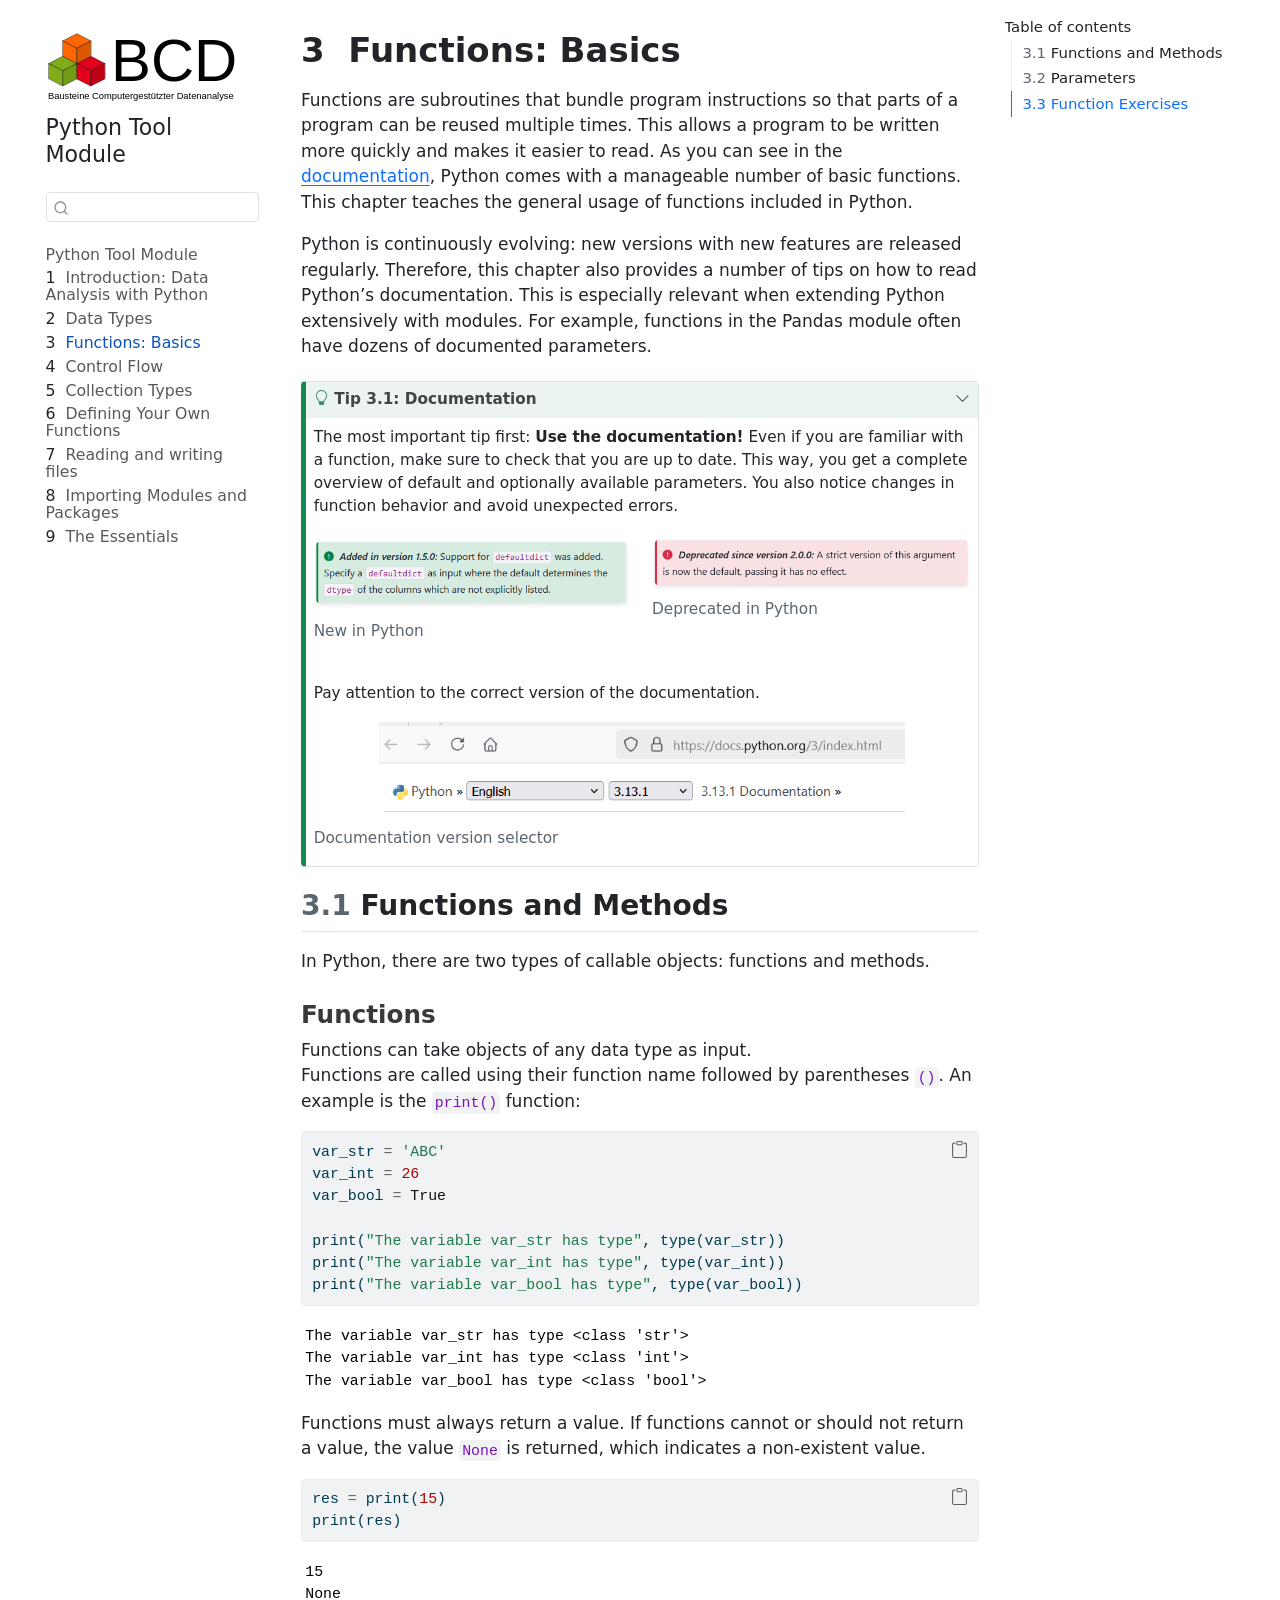
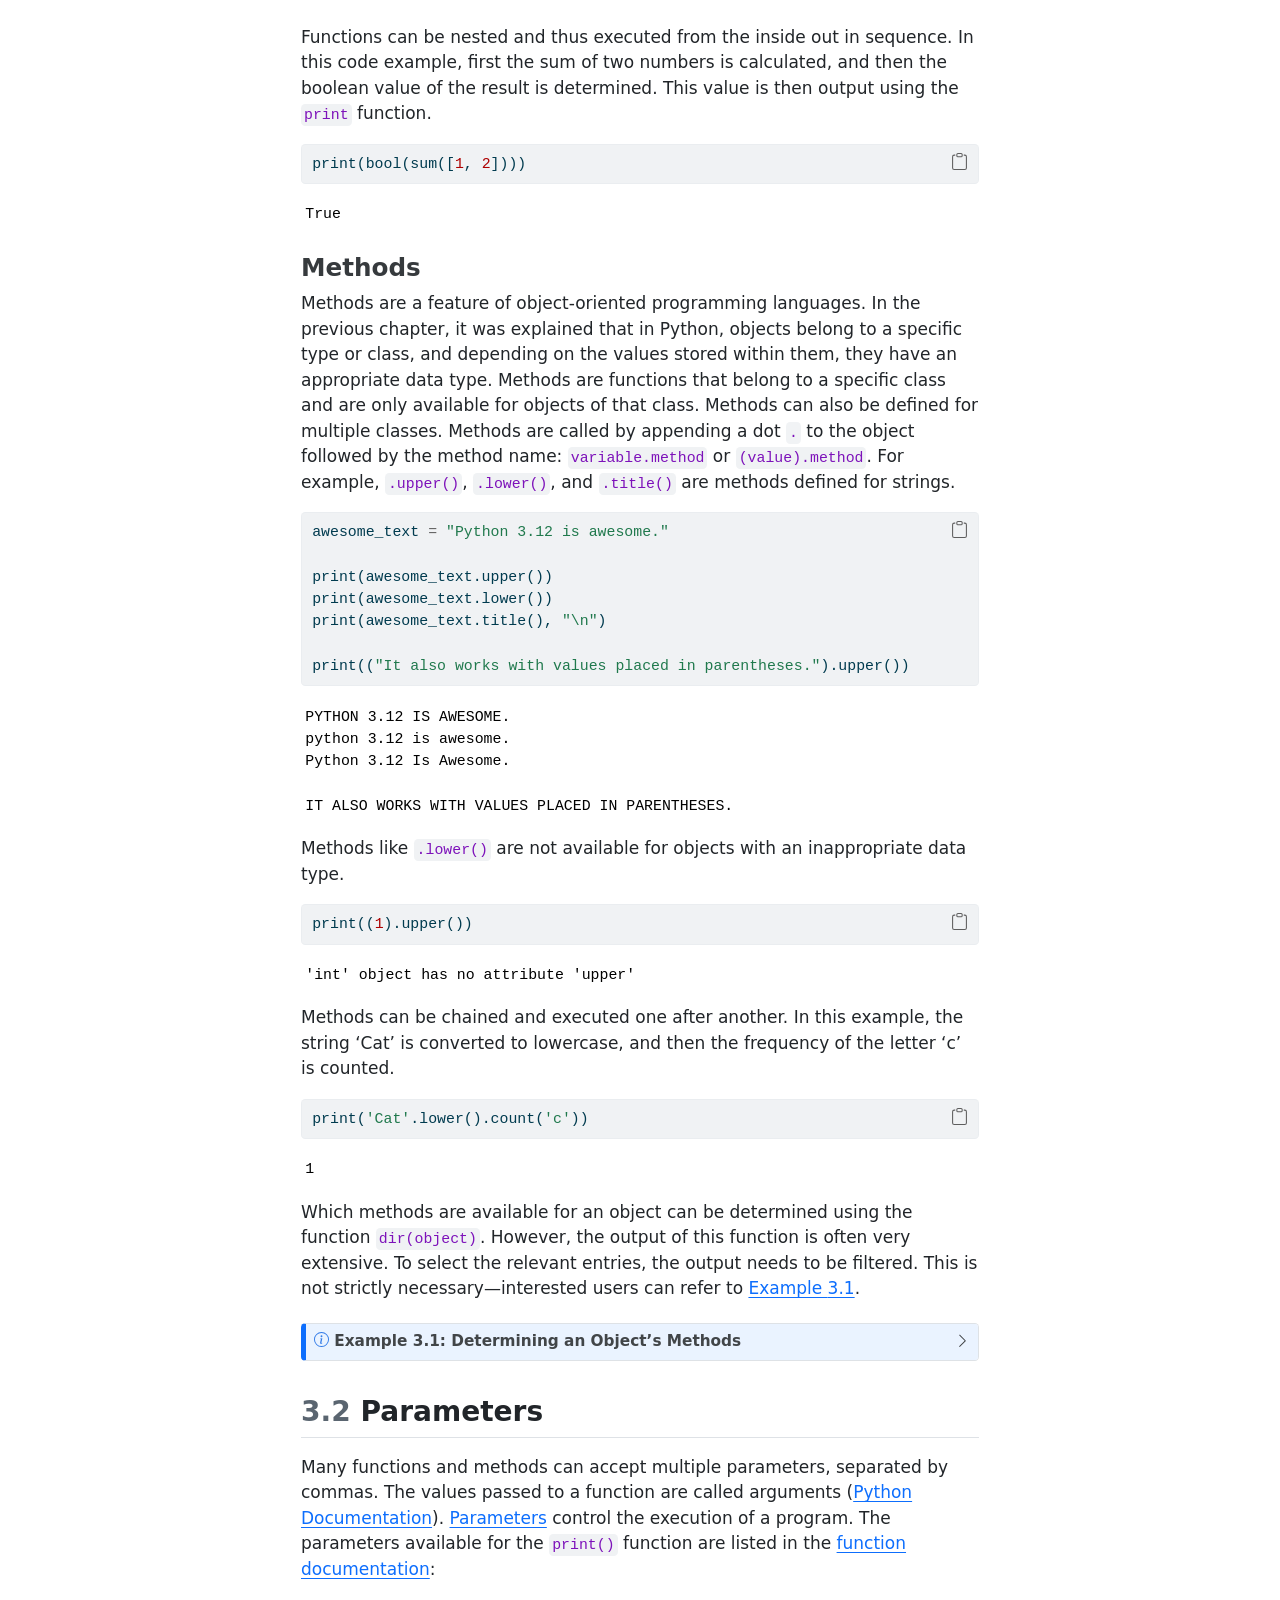
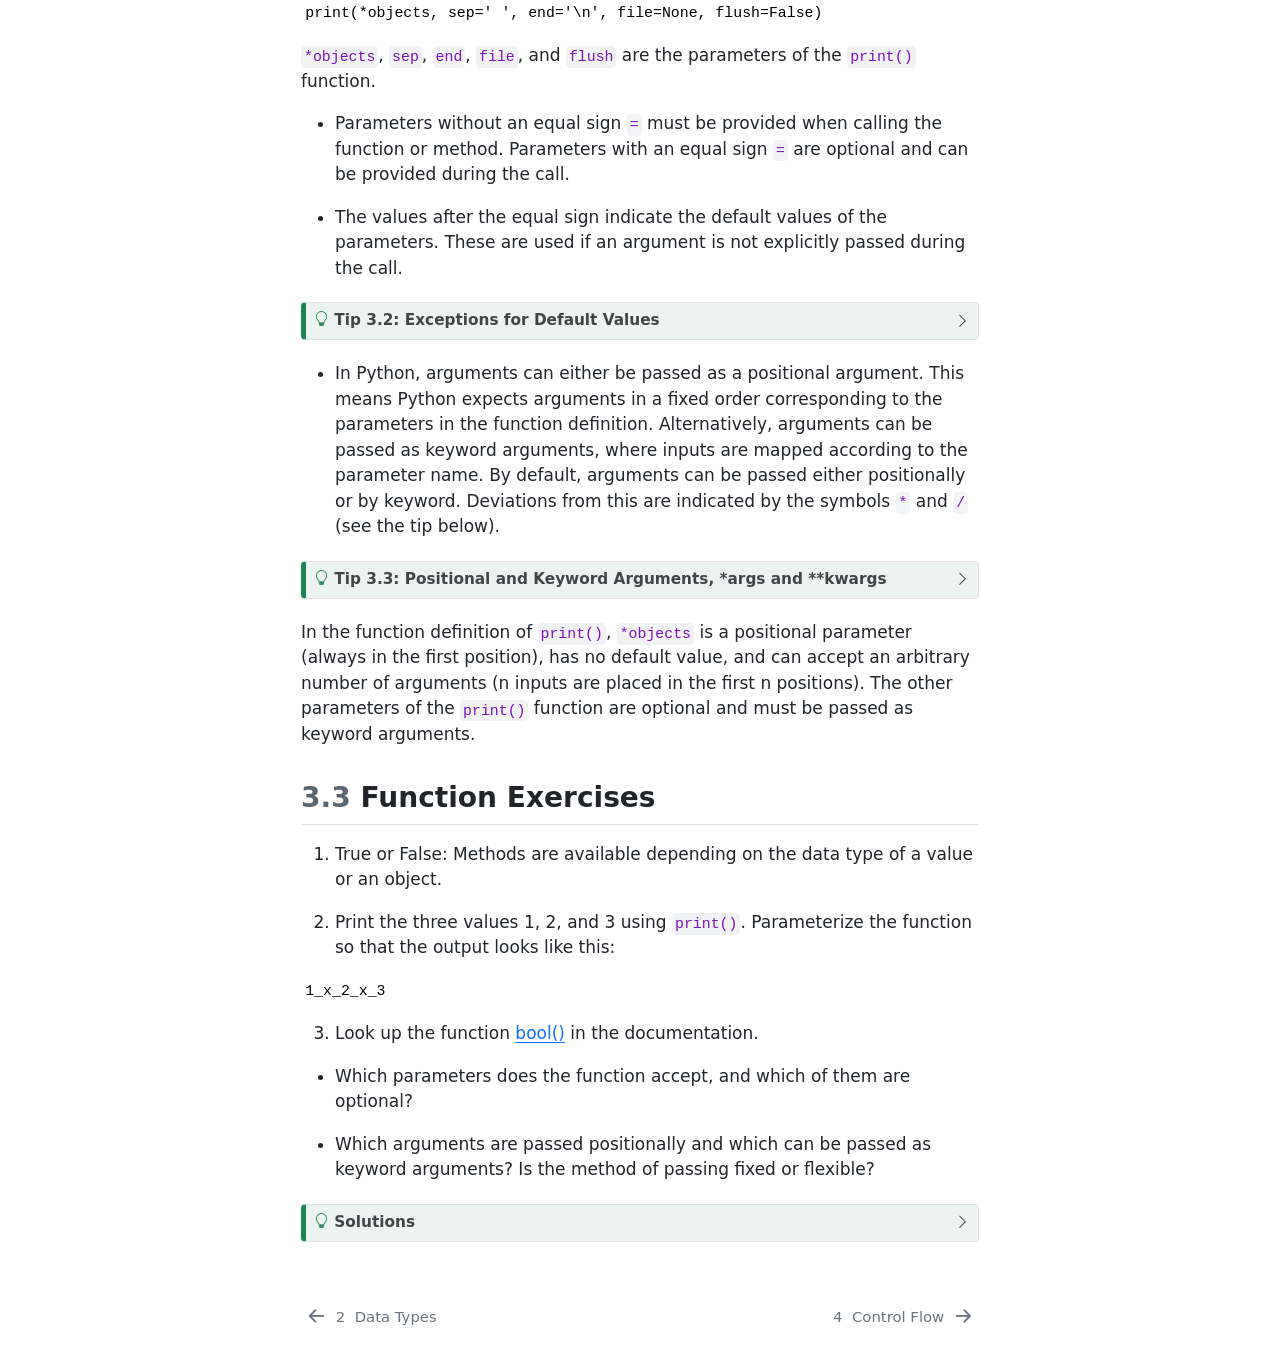
<file: output/book/skript/funktionen.html>
<!DOCTYPE html>
<html xmlns="http://www.w3.org/1999/xhtml" lang="en" xml:lang="en"><head>

<meta charset="utf-8">
<meta name="generator" content="quarto-1.10.18">

<meta name="viewport" content="width=device-width, initial-scale=1.0, user-scalable=yes">


<title>3&nbsp; Functions: Basics – Bausteine Computergestützter Datenanalyse</title>
<style>
/* Default styles provided by pandoc.
** See https://pandoc.org/MANUAL.html#variables-for-html for config info.
*/
span.smallcaps{font-variant: small-caps;}
div.columns{display: flex; gap: 1.5em;}
div.column{flex: auto;}
@media screen {
div.columns{gap: min(4vw, 1.5em);}
div.column{overflow-x: auto;}
}
div.hanging-indent{margin-left: 1.5em; text-indent: -1.5em;}
ul.task-list{list-style: none;}
ul.task-list li input[type="checkbox"] {
  width: 0.8em;
  margin: 0 0.8em 0.2em -1em; /* quarto-specific, see https://github.com/quarto-dev/quarto-cli/issues/4556 */ 
  vertical-align: middle;
}
/* CSS for syntax highlighting */
html { -webkit-text-size-adjust: 100%; }
pre > code.sourceCode { white-space: pre; position: relative; }
pre > code.sourceCode > span { display: inline-block; line-height: 1.25; }
pre > code.sourceCode > span:empty { height: 1.2em; }
.sourceCode { overflow: visible; }
code.sourceCode > span { color: inherit; text-decoration: inherit; }
div.sourceCode { margin: 1em 0; }
pre.sourceCode { margin: 0; }
@media screen {
div.sourceCode { overflow: auto; }
}
@media print {
pre > code.sourceCode { white-space: pre-wrap; }
pre > code.sourceCode > span { text-indent: -5em; padding-left: 5em; }
}
pre.numberSource code
  { counter-reset: source-line 0; }
pre.numberSource code > span
  { position: relative; left: -4em; counter-increment: source-line; }
pre.numberSource code > span > a:first-child::before
  { content: counter(source-line);
    position: relative; left: -1em; text-align: right; vertical-align: baseline;
    border: none; display: inline-block;
    -webkit-touch-callout: none; -webkit-user-select: none;
    -khtml-user-select: none; -moz-user-select: none;
    -ms-user-select: none; user-select: none;
    padding: 0 4px; width: 4em;
  }
pre.numberSource { margin-left: 3em;  padding-left: 4px; }
div.sourceCode
  {   }
@media screen {
pre > code.sourceCode > span > a:first-child::before { text-decoration: underline; }
}
</style>


<script src="../site_libs/quarto-nav/quarto-nav.js"></script>
<script src="../site_libs/quarto-nav/headroom.min.js"></script>
<script src="../site_libs/clipboard/clipboard.min.js"></script>
<script src="../site_libs/quarto-search/autocomplete.umd.js"></script>
<script src="../site_libs/quarto-search/fuse.min.js"></script>
<script src="../site_libs/quarto-search/quarto-search.js"></script>
<meta name="quarto:offset" content="../">
<link href="../skript/flusskontrolle.html" rel="next">
<link href="../skript/datentypen.html" rel="prev">
<script src="../site_libs/quarto-html/quarto.js" type="module"></script>
<script src="../site_libs/quarto-html/tabsets/tabsets.js" type="module"></script>
<script src="../site_libs/quarto-html/popper.min.js"></script>
<script src="../site_libs/quarto-html/tippy.umd.min.js"></script>
<script src="../site_libs/quarto-html/anchor.min.js"></script>
<link href="../site_libs/quarto-html/tippy.css" rel="stylesheet">
<link href="../site_libs/quarto-html/quarto-syntax-highlighting-64a204ab8560d761af7679ceaba22944.css" rel="stylesheet" id="quarto-text-highlighting-styles">
<script src="../site_libs/bootstrap/bootstrap.min.js"></script>
<link href="../site_libs/bootstrap/bootstrap-icons.css" rel="stylesheet">
<link href="../site_libs/bootstrap/bootstrap-41d1ed59529443dc312b46011c211845.min.css" rel="stylesheet" append-hash="true" id="quarto-bootstrap" data-mode="light">
<script id="quarto-search-options" type="application/json">{
  "location": "sidebar",
  "copy-button": false,
  "collapse-after": 3,
  "panel-placement": "start",
  "type": "textbox",
  "limit": 50,
  "keyboard-shortcut": [
    "f",
    "/",
    "s"
  ],
  "show-item-context": false,
  "language": {
    "search-no-results-text": "No results",
    "search-matching-documents-text": "matching documents",
    "search-copy-link-title": "Copy link to search",
    "search-hide-matches-text": "Hide additional matches",
    "search-more-match-text": "more match in this document",
    "search-more-matches-text": "more matches in this document",
    "search-clear-button-title": "Clear",
    "search-text-placeholder": "",
    "search-detached-cancel-button-title": "Cancel",
    "search-submit-button-title": "Submit",
    "search-label": "Search"
  }
}</script>
<link rel="shortcut icon" href="skript/00-bilder/favicon_bcd_new.svg">
<link rel="icon" type="image/x-icon" href="logo.ico">


</head>

<body class="nav-sidebar floating quarto-light">

<div id="quarto-search-results"></div>
  <header id="quarto-header" class="headroom fixed-top">
  <nav class="quarto-secondary-nav">
    <div class="container-fluid d-flex">
      <button type="button" class="quarto-btn-toggle btn" data-bs-toggle="collapse" role="button" data-bs-target=".quarto-sidebar-collapse-item" aria-controls="quarto-sidebar" aria-expanded="false" aria-label="Toggle sidebar navigation" onclick="if (window.quartoToggleHeadroom) { window.quartoToggleHeadroom(); }">
        <i class="bi bi-layout-text-sidebar-reverse"></i>
      </button>
        <nav class="quarto-page-breadcrumbs" aria-label="breadcrumb"><ol class="breadcrumb"><li class="breadcrumb-item"><a href="../skript/funktionen.html"><span class="chapter-number">3</span>&nbsp; <span class="chapter-title">Functions: Basics</span></a></li></ol></nav>
        <a class="flex-grow-1" role="navigation" data-bs-toggle="collapse" data-bs-target=".quarto-sidebar-collapse-item" aria-controls="quarto-sidebar" aria-expanded="false" aria-label="Toggle sidebar navigation" onclick="if (window.quartoToggleHeadroom) { window.quartoToggleHeadroom(); }">      
        </a>
      <button type="button" class="btn quarto-search-button" aria-label="Search" onclick="window.quartoOpenSearch();">
        <i class="bi bi-search"></i>
      </button>
    </div>
  </nav>
</header>
<!-- content -->
<div id="quarto-content" class="quarto-container page-columns page-rows-contents page-layout-article">
<!-- sidebar -->
  <nav id="quarto-sidebar" class="sidebar collapse collapse-horizontal quarto-sidebar-collapse-item sidebar-navigation floating overflow-auto">
    <div class="pt-lg-2 mt-2 text-left sidebar-header sidebar-header-stacked">
      <a href="../index.html" class="sidebar-logo-link">
      <img src="../skript/00-bilder/logo_with_text_new.svg" alt="" class="sidebar-logo light-content py-0 d-lg-inline d-none">
      <img src="../skript/00-bilder/logo_with_text_new.svg" alt="" class="sidebar-logo dark-content py-0 d-lg-inline d-none">
      </a>
    <div class="sidebar-title mb-0 py-0">
      <a href="../">Python Tool Module</a> 
    </div>
      </div>
        <div class="mt-2 flex-shrink-0 align-items-center">
        <div class="sidebar-search">
        <div id="quarto-search" class="" title="Search"></div>
        </div>
        </div>
    <div class="sidebar-menu-container"> 
    <ul class="list-unstyled mt-1">
        <li class="sidebar-item">
  <div class="sidebar-item-container"> 
  <a href="../index.html" class="sidebar-item-text sidebar-link">
 <span class="menu-text">Python Tool Module</span></a>
  </div>
</li>
        <li class="sidebar-item">
  <div class="sidebar-item-container"> 
  <a href="../skript/einleitung.html" class="sidebar-item-text sidebar-link">
 <span class="menu-text"><span class="chapter-number">1</span>&nbsp; <span class="chapter-title">Introduction: Data Analysis with Python</span></span></a>
  </div>
</li>
        <li class="sidebar-item">
  <div class="sidebar-item-container"> 
  <a href="../skript/datentypen.html" class="sidebar-item-text sidebar-link">
 <span class="menu-text"><span class="chapter-number">2</span>&nbsp; <span class="chapter-title">Data Types</span></span></a>
  </div>
</li>
        <li class="sidebar-item">
  <div class="sidebar-item-container"> 
  <a href="../skript/funktionen.html" class="sidebar-item-text sidebar-link active">
 <span class="menu-text"><span class="chapter-number">3</span>&nbsp; <span class="chapter-title">Functions: Basics</span></span></a>
  </div>
</li>
        <li class="sidebar-item">
  <div class="sidebar-item-container"> 
  <a href="../skript/flusskontrolle.html" class="sidebar-item-text sidebar-link">
 <span class="menu-text"><span class="chapter-number">4</span>&nbsp; <span class="chapter-title">Control Flow</span></span></a>
  </div>
</li>
        <li class="sidebar-item">
  <div class="sidebar-item-container"> 
  <a href="../skript/sammeltypen.html" class="sidebar-item-text sidebar-link">
 <span class="menu-text"><span class="chapter-number">5</span>&nbsp; <span class="chapter-title">Collection Types</span></span></a>
  </div>
</li>
        <li class="sidebar-item">
  <div class="sidebar-item-container"> 
  <a href="../skript/funktionen-definieren.html" class="sidebar-item-text sidebar-link">
 <span class="menu-text"><span class="chapter-number">6</span>&nbsp; <span class="chapter-title">Defining Your Own Functions</span></span></a>
  </div>
</li>
        <li class="sidebar-item">
  <div class="sidebar-item-container"> 
  <a href="../skript/dateien-lesen-und-schreiben.html" class="sidebar-item-text sidebar-link">
 <span class="menu-text"><span class="chapter-number">7</span>&nbsp; <span class="chapter-title">Reading and writing files</span></span></a>
  </div>
</li>
        <li class="sidebar-item">
  <div class="sidebar-item-container"> 
  <a href="../skript/module-und-pakete-importieren.html" class="sidebar-item-text sidebar-link">
 <span class="menu-text"><span class="chapter-number">8</span>&nbsp; <span class="chapter-title">Importing Modules and Packages</span></span></a>
  </div>
</li>
        <li class="sidebar-item">
  <div class="sidebar-item-container"> 
  <a href="../skript/daswichtigste.html" class="sidebar-item-text sidebar-link">
 <span class="menu-text"><span class="chapter-number">9</span>&nbsp; <span class="chapter-title">The Essentials</span></span></a>
  </div>
</li>
    </ul>
    </div>
</nav>
<div id="quarto-sidebar-glass" class="quarto-sidebar-collapse-item" data-bs-toggle="collapse" data-bs-target=".quarto-sidebar-collapse-item"></div>
<!-- margin-sidebar -->
    <div id="quarto-margin-sidebar" class="sidebar margin-sidebar">
        <nav id="TOC" role="doc-toc" class="toc-active">
    <h2 id="toc-title">Table of contents</h2>
   
  <ul>
  <li><a href="#functions-and-methods" id="toc-functions-and-methods" class="nav-link active" data-scroll-target="#functions-and-methods"><span class="header-section-number">3.1</span> Functions and Methods</a>
  <ul class="collapse">
  <li><a href="#functions" id="toc-functions" class="nav-link" data-scroll-target="#functions">Functions</a></li>
  <li><a href="#methods" id="toc-methods" class="nav-link" data-scroll-target="#methods">Methods</a></li>
  </ul></li>
  <li><a href="#parameters" id="toc-parameters" class="nav-link" data-scroll-target="#parameters"><span class="header-section-number">3.2</span> Parameters</a></li>
  <li><a href="#function-exercises" id="toc-function-exercises" class="nav-link" data-scroll-target="#function-exercises"><span class="header-section-number">3.3</span> Function Exercises</a></li>
  </ul>
</nav>
    </div>
<!-- main -->
<main class="content" id="quarto-document-content">

<header id="title-block-header" class="quarto-title-block default">
<div class="quarto-title">
<h1 class="title"><span class="chapter-number">3</span>&nbsp; <span class="chapter-title">Functions: Basics</span></h1>
</div>



<div class="quarto-title-meta">

    
  
    
  </div>
  


</header>


<p>Functions are subroutines that bundle program instructions so that parts of a program can be reused multiple times. This allows a program to be written more quickly and makes it easier to read. As you can see in the <a href="https://docs.python.org/3/library/functions.html">documentation</a>, Python comes with a manageable number of basic functions. This chapter teaches the general usage of functions included in Python.</p>
<p>Python is continuously evolving: new versions with new features are released regularly. Therefore, this chapter also provides a number of tips on how to read Python’s documentation. This is especially relevant when extending Python extensively with modules. For example, functions in the Pandas module often have dozens of documented parameters.</p>
<div id="tip-documentation" class="callout callout-style-default callout-tip callout-titled">
<div class="callout-header d-flex align-content-center" data-bs-toggle="collapse" data-bs-target=".callout-1-contents" aria-controls="callout-1" aria-expanded="true" aria-label="Toggle callout">
<div class="callout-icon-container">
<i class="callout-icon"></i>
</div>
<div class="callout-title-container flex-fill">
Tip&nbsp;3.1: Documentation
</div>
<div class="callout-btn-toggle d-inline-block border-0 py-1 ps-1 pe-0 float-end"><i class="callout-toggle"></i></div>
</div>
<div id="callout-1" class="callout-1-contents callout-collapse collapse show">
<div class="callout-body-container callout-body">
<p>The most important tip first: <strong>Use the documentation!</strong> Even if you are familiar with a function, make sure to check that you are up to date. This way, you get a complete overview of default and optionally available parameters. You also notice changes in function behavior and avoid unexpected errors.</p>
<div class="quarto-layout-panel" data-layout="[1, 1]">
<div class="quarto-layout-row">
<div class="quarto-layout-cell" style="flex-basis: 50.0%;justify-content: flex-start;">
<div class="quarto-figure quarto-figure-center">
<figure class="figure">
<p><img src="00-bilder/added-in-pyhton.png" class="img-fluid figure-img" alt="Notice of a new feature in Python"></p>
<figcaption>New in Python</figcaption>
</figure>
</div>
</div>
<div class="quarto-layout-cell" style="flex-basis: 50.0%;justify-content: flex-start;">
<div class="quarto-figure quarto-figure-center">
<figure class="figure">
<p><img src="00-bilder/deprecated-in-python.png" class="img-fluid figure-img" alt="Notice of a deprecated feature in Python"></p>
<figcaption>Deprecated in Python</figcaption>
</figure>
</div>
</div>
</div>
</div>
<p>Pay attention to the correct version of the documentation.</p>
<div class="quarto-figure quarto-figure-center">
<figure class="figure">
<p><img src="00-bilder/python-documentation-version.png" class="img-fluid figure-img" style="width:80.0%" alt="Documentation version selection menu"></p>
<figcaption>Documentation version selector</figcaption>
</figure>
</div>
</div>
</div>
</div>
<section id="functions-and-methods" class="level2" data-number="3.1">
<h2 data-number="3.1" class="anchored" data-anchor-id="functions-and-methods"><span class="header-section-number">3.1</span> Functions and Methods</h2>
<p>In Python, there are two types of callable objects: functions and methods.</p>
<section id="functions" class="level3">
<h3 class="anchored" data-anchor-id="functions">Functions</h3>
<p>Functions can take objects of any data type as input.<br>
Functions are called using their function name followed by parentheses <code>()</code>. An example is the <code>print()</code> function:</p>
<div id="b1b16fc6" class="cell" data-execution_count="1">
<div class="code-copy-outer-scaffold"><div class="sourceCode cell-code" id="cb1"><pre class="sourceCode python code-with-copy"><code class="sourceCode python"><span id="cb1-1"><a href="#cb1-1" aria-hidden="true" tabindex="-1"></a>var_str <span class="op">=</span> <span class="st">'ABC'</span></span>
<span id="cb1-2"><a href="#cb1-2" aria-hidden="true" tabindex="-1"></a>var_int <span class="op">=</span> <span class="dv">26</span></span>
<span id="cb1-3"><a href="#cb1-3" aria-hidden="true" tabindex="-1"></a>var_bool <span class="op">=</span> <span class="va">True</span></span>
<span id="cb1-4"><a href="#cb1-4" aria-hidden="true" tabindex="-1"></a></span>
<span id="cb1-5"><a href="#cb1-5" aria-hidden="true" tabindex="-1"></a><span class="bu">print</span>(<span class="st">"The variable var_str has type"</span>, <span class="bu">type</span>(var_str))</span>
<span id="cb1-6"><a href="#cb1-6" aria-hidden="true" tabindex="-1"></a><span class="bu">print</span>(<span class="st">"The variable var_int has type"</span>, <span class="bu">type</span>(var_int))</span>
<span id="cb1-7"><a href="#cb1-7" aria-hidden="true" tabindex="-1"></a><span class="bu">print</span>(<span class="st">"The variable var_bool has type"</span>, <span class="bu">type</span>(var_bool))</span></code></pre></div><button title="Copy to Clipboard" class="code-copy-button"><i class="bi"></i></button></div>
<div class="cell-output cell-output-stdout">
<pre><code>The variable var_str has type &lt;class 'str'&gt;
The variable var_int has type &lt;class 'int'&gt;
The variable var_bool has type &lt;class 'bool'&gt;</code></pre>
</div>
</div>
<p>Functions must always return a value. If functions cannot or should not return a value, the value <code>None</code> is returned, which indicates a non-existent value.</p>
<div id="31fd7e46" class="cell" data-execution_count="2">
<div class="code-copy-outer-scaffold"><div class="sourceCode cell-code" id="cb3"><pre class="sourceCode python code-with-copy"><code class="sourceCode python"><span id="cb3-1"><a href="#cb3-1" aria-hidden="true" tabindex="-1"></a>res <span class="op">=</span> <span class="bu">print</span>(<span class="dv">15</span>)</span>
<span id="cb3-2"><a href="#cb3-2" aria-hidden="true" tabindex="-1"></a><span class="bu">print</span>(res)</span></code></pre></div><button title="Copy to Clipboard" class="code-copy-button"><i class="bi"></i></button></div>
<div class="cell-output cell-output-stdout">
<pre><code>15
None</code></pre>
</div>
</div>
<p>Functions can be nested and thus executed from the inside out in sequence. In this code example, first the sum of two numbers is calculated, and then the boolean value of the result is determined. This value is then output using the <code>print</code> function.</p>
<div id="ecc46ef1" class="cell" data-execution_count="3">
<div class="code-copy-outer-scaffold"><div class="sourceCode cell-code" id="cb5"><pre class="sourceCode python code-with-copy"><code class="sourceCode python"><span id="cb5-1"><a href="#cb5-1" aria-hidden="true" tabindex="-1"></a><span class="bu">print</span>(<span class="bu">bool</span>(<span class="bu">sum</span>([<span class="dv">1</span>, <span class="dv">2</span>])))</span></code></pre></div><button title="Copy to Clipboard" class="code-copy-button"><i class="bi"></i></button></div>
<div class="cell-output cell-output-stdout">
<pre><code>True</code></pre>
</div>
</div>
</section>
<section id="methods" class="level3">
<h3 class="anchored" data-anchor-id="methods">Methods</h3>
<p>Methods are a feature of object-oriented programming languages. In the previous chapter, it was explained that in Python, objects belong to a specific type or class, and depending on the values stored within them, they have an appropriate data type. Methods are functions that belong to a specific class and are only available for objects of that class. Methods can also be defined for multiple classes. Methods are called by appending a dot <code>.</code> to the object followed by the method name: <code>variable.method</code> or <code>(value).method</code>. For example, <code>.upper()</code>, <code>.lower()</code>, and <code>.title()</code> are methods defined for strings.</p>
<div id="c1be9777" class="cell" data-execution_count="4">
<div class="code-copy-outer-scaffold"><div class="sourceCode cell-code" id="cb7"><pre class="sourceCode python code-with-copy"><code class="sourceCode python"><span id="cb7-1"><a href="#cb7-1" aria-hidden="true" tabindex="-1"></a>awesome_text <span class="op">=</span> <span class="st">"Python 3.12 is awesome."</span></span>
<span id="cb7-2"><a href="#cb7-2" aria-hidden="true" tabindex="-1"></a></span>
<span id="cb7-3"><a href="#cb7-3" aria-hidden="true" tabindex="-1"></a><span class="bu">print</span>(awesome_text.upper())</span>
<span id="cb7-4"><a href="#cb7-4" aria-hidden="true" tabindex="-1"></a><span class="bu">print</span>(awesome_text.lower())</span>
<span id="cb7-5"><a href="#cb7-5" aria-hidden="true" tabindex="-1"></a><span class="bu">print</span>(awesome_text.title(), <span class="st">"</span><span class="ch">\n</span><span class="st">"</span>)</span>
<span id="cb7-6"><a href="#cb7-6" aria-hidden="true" tabindex="-1"></a></span>
<span id="cb7-7"><a href="#cb7-7" aria-hidden="true" tabindex="-1"></a><span class="bu">print</span>((<span class="st">"It also works with values placed in parentheses."</span>).upper())</span></code></pre></div><button title="Copy to Clipboard" class="code-copy-button"><i class="bi"></i></button></div>
<div class="cell-output cell-output-stdout">
<pre><code>PYTHON 3.12 IS AWESOME.
python 3.12 is awesome.
Python 3.12 Is Awesome. 

IT ALSO WORKS WITH VALUES PLACED IN PARENTHESES.</code></pre>
</div>
</div>
<p>Methods like <code>.lower()</code> are not available for objects with an inappropriate data type.</p>
<div id="e878563d" class="cell" data-execution_count="5">
<div class="code-copy-outer-scaffold"><div class="sourceCode cell-code" id="cb9"><pre class="sourceCode python code-with-copy"><code class="sourceCode python"><span id="cb9-1"><a href="#cb9-1" aria-hidden="true" tabindex="-1"></a><span class="bu">print</span>((<span class="dv">1</span>).upper())</span></code></pre></div><button title="Copy to Clipboard" class="code-copy-button"><i class="bi"></i></button></div>
</div>
<div id="cd716744" class="cell" data-execution_count="6">
<div class="cell-output cell-output-stdout">
<pre><code>'int' object has no attribute 'upper'</code></pre>
</div>
</div>
<p>Methods can be chained and executed one after another. In this example, the string ‘Cat’ is converted to lowercase, and then the frequency of the letter ‘c’ is counted.</p>
<div id="43cbe6dd" class="cell" data-execution_count="7">
<div class="code-copy-outer-scaffold"><div class="sourceCode cell-code" id="cb11"><pre class="sourceCode python code-with-copy"><code class="sourceCode python"><span id="cb11-1"><a href="#cb11-1" aria-hidden="true" tabindex="-1"></a><span class="bu">print</span>(<span class="st">'Cat'</span>.lower().count(<span class="st">'c'</span>))</span></code></pre></div><button title="Copy to Clipboard" class="code-copy-button"><i class="bi"></i></button></div>
<div class="cell-output cell-output-stdout">
<pre><code>1</code></pre>
</div>
</div>
<p>Which methods are available for an object can be determined using the function <code>dir(object)</code>. However, the output of this function is often very extensive. To select the relevant entries, the output needs to be filtered. This is not strictly necessary—interested users can refer to <a href="#nte-methods" class="quarto-xref">Example&nbsp;<span>3.1</span></a>.</p>
<div id="nte-methods" class="callout callout-style-default callout-note callout-titled">
<div class="callout-header d-flex align-content-center collapsed" data-bs-toggle="collapse" data-bs-target=".callout-2-contents" aria-controls="callout-2" aria-expanded="false" aria-label="Toggle callout">
<div class="callout-icon-container">
<i class="callout-icon"></i>
</div>
<div class="callout-title-container flex-fill">
Example&nbsp;3.1: Determining an Object’s Methods
</div>
<div class="callout-btn-toggle d-inline-block border-0 py-1 ps-1 pe-0 float-end"><i class="callout-toggle"></i></div>
</div>
<div id="callout-2" class="callout-2-contents callout-collapse collapse">
<div class="callout-body-container callout-body">
<p>The function <code>dir(object)</code> can be used to display the methods available for an object. However, it also shows the attributes and methods of the object’s class, so the output is often very extensive. For example, for the integer 1:</p>
<div id="646939e6" class="cell" data-execution_count="8">
<div class="code-copy-outer-scaffold"><div class="sourceCode cell-code" id="cb13"><pre class="sourceCode python code-with-copy"><code class="sourceCode python"><span id="cb13-1"><a href="#cb13-1" aria-hidden="true" tabindex="-1"></a><span class="bu">print</span>(<span class="bu">dir</span>(<span class="dv">1</span>))</span></code></pre></div><button title="Copy to Clipboard" class="code-copy-button"><i class="bi"></i></button></div>
<div class="cell-output cell-output-stdout">
<pre><code>['__abs__', '__add__', '__and__', '__bool__', '__ceil__', '__class__', '__delattr__', '__dir__', '__divmod__', '__doc__', '__eq__', '__float__', '__floor__', '__floordiv__', '__format__', '__ge__', '__getattribute__', '__getnewargs__', '__getstate__', '__gt__', '__hash__', '__index__', '__init__', '__init_subclass__', '__int__', '__invert__', '__le__', '__lshift__', '__lt__', '__mod__', '__mul__', '__ne__', '__neg__', '__new__', '__or__', '__pos__', '__pow__', '__radd__', '__rand__', '__rdivmod__', '__reduce__', '__reduce_ex__', '__repr__', '__rfloordiv__', '__rlshift__', '__rmod__', '__rmul__', '__ror__', '__round__', '__rpow__', '__rrshift__', '__rshift__', '__rsub__', '__rtruediv__', '__rxor__', '__setattr__', '__sizeof__', '__str__', '__sub__', '__subclasshook__', '__truediv__', '__trunc__', '__xor__', 'as_integer_ratio', 'bit_count', 'bit_length', 'conjugate', 'denominator', 'from_bytes', 'imag', 'is_integer', 'numerator', 'real', 'to_bytes']</code></pre>
</div>
</div>
<p>To limit the output to methods, the following list comprehension can be used:</p>
<div id="746a84f9" class="cell" data-execution_count="9">
<div class="code-copy-outer-scaffold"><div class="sourceCode cell-code" id="cb15"><pre class="sourceCode python code-with-copy"><code class="sourceCode python"><span id="cb15-1"><a href="#cb15-1" aria-hidden="true" tabindex="-1"></a>object_ <span class="op">=</span> <span class="dv">1</span></span>
<span id="cb15-2"><a href="#cb15-2" aria-hidden="true" tabindex="-1"></a></span>
<span id="cb15-3"><a href="#cb15-3" aria-hidden="true" tabindex="-1"></a>methods <span class="op">=</span> [attr <span class="cf">for</span> attr <span class="kw">in</span> <span class="bu">dir</span>(object_) <span class="cf">if</span> <span class="bu">callable</span>(<span class="bu">getattr</span>(object_, attr))]</span>
<span id="cb15-4"><a href="#cb15-4" aria-hidden="true" tabindex="-1"></a><span class="bu">print</span>(methods)</span></code></pre></div><button title="Copy to Clipboard" class="code-copy-button"><i class="bi"></i></button></div>
<div class="cell-output cell-output-stdout">
<pre><code>['__abs__', '__add__', '__and__', '__bool__', '__ceil__', '__class__', '__delattr__', '__dir__', '__divmod__', '__eq__', '__float__', '__floor__', '__floordiv__', '__format__', '__ge__', '__getattribute__', '__getnewargs__', '__getstate__', '__gt__', '__hash__', '__index__', '__init__', '__init_subclass__', '__int__', '__invert__', '__le__', '__lshift__', '__lt__', '__mod__', '__mul__', '__ne__', '__neg__', '__new__', '__or__', '__pos__', '__pow__', '__radd__', '__rand__', '__rdivmod__', '__reduce__', '__reduce_ex__', '__repr__', '__rfloordiv__', '__rlshift__', '__rmod__', '__rmul__', '__ror__', '__round__', '__rpow__', '__rrshift__', '__rshift__', '__rsub__', '__rtruediv__', '__rxor__', '__setattr__', '__sizeof__', '__str__', '__sub__', '__subclasshook__', '__truediv__', '__trunc__', '__xor__', 'as_integer_ratio', 'bit_count', 'bit_length', 'conjugate', 'from_bytes', 'is_integer', 'to_bytes']</code></pre>
</div>
</div>
<p>Methods enclosed with double underscores are defined for the class. The following function removes methods with double underscores from the output:</p>
<div id="d7b788d6" class="cell" data-execution_count="10">
<div class="code-copy-outer-scaffold"><div class="sourceCode cell-code" id="cb17"><pre class="sourceCode python code-with-copy"><code class="sourceCode python"><span id="cb17-1"><a href="#cb17-1" aria-hidden="true" tabindex="-1"></a>object_instance <span class="op">=</span> <span class="dv">1</span></span>
<span id="cb17-2"><a href="#cb17-2" aria-hidden="true" tabindex="-1"></a></span>
<span id="cb17-3"><a href="#cb17-3" aria-hidden="true" tabindex="-1"></a>attributes <span class="op">=</span> [attr <span class="cf">for</span> attr <span class="kw">in</span> <span class="bu">dir</span>(object_instance) <span class="cf">if</span> (<span class="bu">callable</span>(<span class="bu">getattr</span>(object_instance, attr)) <span class="kw">and</span> <span class="kw">not</span> attr.startswith(<span class="st">'__'</span>))]</span>
<span id="cb17-4"><a href="#cb17-4" aria-hidden="true" tabindex="-1"></a><span class="bu">print</span>(attributes)</span></code></pre></div><button title="Copy to Clipboard" class="code-copy-button"><i class="bi"></i></button></div>
<div class="cell-output cell-output-stdout">
<pre><code>['as_integer_ratio', 'bit_count', 'bit_length', 'conjugate', 'from_bytes', 'is_integer', 'to_bytes']</code></pre>
</div>
</div>
<p>In the case of an integer, methods (to distinguish from floating-point numbers in enclosing parentheses) can be called as follows:</p>
<div id="9fed4b9f" class="cell" data-execution_count="11">
<div class="code-copy-outer-scaffold"><div class="sourceCode cell-code" id="cb19"><pre class="sourceCode python code-with-copy"><code class="sourceCode python"><span id="cb19-1"><a href="#cb19-1" aria-hidden="true" tabindex="-1"></a>(<span class="dv">1</span>).as_integer_ratio()</span></code></pre></div><button title="Copy to Clipboard" class="code-copy-button"><i class="bi"></i></button></div>
<div class="cell-output cell-output-display" data-execution_count="10">
<pre><code>(1, 1)</code></pre>
</div>
</div>
<p>Methods of the object ‘awesome_text’:</p>
<div id="3dce687b" class="cell" data-execution_count="12">
<div class="code-copy-outer-scaffold"><div class="sourceCode cell-code" id="cb21"><pre class="sourceCode python code-with-copy"><code class="sourceCode python"><span id="cb21-1"><a href="#cb21-1" aria-hidden="true" tabindex="-1"></a><span class="bu">object</span> <span class="op">=</span> awesome_text</span>
<span id="cb21-2"><a href="#cb21-2" aria-hidden="true" tabindex="-1"></a></span>
<span id="cb21-3"><a href="#cb21-3" aria-hidden="true" tabindex="-1"></a>attributes <span class="op">=</span> [attr <span class="cf">for</span> attr <span class="kw">in</span> <span class="bu">dir</span>(<span class="bu">object</span>) <span class="cf">if</span> (<span class="bu">callable</span>(<span class="bu">getattr</span>(<span class="bu">object</span>, attr)) <span class="kw">and</span> <span class="kw">not</span> attr.startswith(<span class="st">'__'</span>))]</span>
<span id="cb21-4"><a href="#cb21-4" aria-hidden="true" tabindex="-1"></a><span class="bu">print</span>(attributes)</span></code></pre></div><button title="Copy to Clipboard" class="code-copy-button"><i class="bi"></i></button></div>
<div class="cell-output cell-output-stdout">
<pre><code>['capitalize', 'casefold', 'center', 'count', 'encode', 'endswith', 'expandtabs', 'find', 'format', 'format_map', 'index', 'isalnum', 'isalpha', 'isascii', 'isdecimal', 'isdigit', 'isidentifier', 'islower', 'isnumeric', 'isprintable', 'isspace', 'istitle', 'isupper', 'join', 'ljust', 'lower', 'lstrip', 'maketrans', 'partition', 'removeprefix', 'removesuffix', 'replace', 'rfind', 'rindex', 'rjust', 'rpartition', 'rsplit', 'rstrip', 'split', 'splitlines', 'startswith', 'strip', 'swapcase', 'title', 'translate', 'upper', 'zfill']</code></pre>
</div>
</div>
</div>
</div>
</div>
</section>
</section>
<section id="parameters" class="level2" data-number="3.2">
<h2 data-number="3.2" class="anchored" data-anchor-id="parameters"><span class="header-section-number">3.2</span> Parameters</h2>
<p>Many functions and methods can accept multiple parameters, separated by commas. The values passed to a function are called arguments (<a href="https://docs.python.org/3/faq/programming.html#faq-argument-vs-parameter">Python Documentation</a>). <a href="https://docs.python.org/3/glossary.html#term-parameter">Parameters</a> control the execution of a program. The parameters available for the <code>print()</code> function are listed in the <a href="https://docs.python.org/3/library/functions.html#print">function documentation</a>:</p>
<pre><code>print(*objects, sep=' ', end='\n', file=None, flush=False)</code></pre>
<p><code>*objects</code>, <code>sep</code>, <code>end</code>, <code>file</code>, and <code>flush</code> are the parameters of the <code>print()</code> function.</p>
<ul>
<li><p>Parameters without an equal sign <code>=</code> must be provided when calling the function or method. Parameters with an equal sign <code>=</code> are optional and can be provided during the call.</p></li>
<li><p>The values after the equal sign indicate the default values of the parameters. These are used if an argument is not explicitly passed during the call.</p></li>
</ul>
<div id="tip-default-values" class="callout callout-style-default callout-tip callout-titled">
<div class="callout-header d-flex align-content-center collapsed" data-bs-toggle="collapse" data-bs-target=".callout-3-contents" aria-controls="callout-3" aria-expanded="false" aria-label="Toggle callout">
<div class="callout-icon-container">
<i class="callout-icon"></i>
</div>
<div class="callout-title-container flex-fill">
Tip&nbsp;3.2: Exceptions for Default Values
</div>
<div class="callout-btn-toggle d-inline-block border-0 py-1 ps-1 pe-0 float-end"><i class="callout-toggle"></i></div>
</div>
<div id="callout-3" class="callout-3-contents callout-collapse collapse">
<div class="callout-body-container callout-body">
<p>The values listed in a function’s definition are not always the actual default values. Therefore, it is recommended to read the parameter descriptions when using a function.</p>
<p>Some functions use the keyword <code>None</code> to indicate the default value. The value <code>None</code> serves as a placeholder. An example is the NumPy function <a href="https://numpy.org/doc/stable/reference/generated/numpy.loadtxt.html">numpy.loadtxt()</a>.</p>
<pre><code>numpy.loadtxt(fname, dtype=&lt;class 'float'&gt;, comments='#', delimiter=None, converters=None, /
              skiprows=0, usecols=None, unpack=False, ndmin=0, encoding=None, max_rows=None, /
              *, quotechar=None, like=None)</code></pre>
<ul>
<li><p>For the parameter <code>delimiter</code>, the default value is listed as the keyword <code>None</code>. However, according to the function description, the actual default is whitespace: “The default is whitespace.”</p></li>
<li><p>The parameter <code>usecols</code> also has the default value <code>None</code>: “The default, None, results in all columns being read.”</p></li>
</ul>
<p>Another example is the function <a href="https://pandas.pydata.org/docs/reference/api/pandas.read_csv.html#pandas.read_csv">pandas.read_csv()</a>. Some arguments have the default value <code>&lt;no_default&gt;</code>. (Only selected parameters are shown below).</p>
<pre><code>pandas.read_csv(sep=&lt;no_default&gt;, verbose=&lt;no_default&gt;)</code></pre>
<p>From the description, the actual default values can be seen:<br>
sep : str, default ‘,’<br>
verbose : bool, default False</p>
</div>
</div>
</div>
<ul>
<li>In Python, arguments can either be passed as a positional argument. This means Python expects arguments in a fixed order corresponding to the parameters in the function definition. Alternatively, arguments can be passed as keyword arguments, where inputs are mapped according to the parameter name. By default, arguments can be passed either positionally or by keyword. Deviations from this are indicated by the symbols <code>*</code> and <code>/</code> (see the tip below).</li>
</ul>
<div id="tip-special-characters" class="callout callout-style-default callout-tip callout-titled">
<div class="callout-header d-flex align-content-center collapsed" data-bs-toggle="collapse" data-bs-target=".callout-5-contents" aria-controls="callout-5" aria-expanded="false" aria-label="Toggle callout">
<div class="callout-icon-container">
<i class="callout-icon"></i>
</div>
<div class="callout-title-container flex-fill">
Tip&nbsp;3.3: Positional and Keyword Arguments, *args and **kwargs
</div>
<div class="callout-btn-toggle d-inline-block border-0 py-1 ps-1 pe-0 float-end"><i class="callout-toggle"></i></div>
</div>
<div id="callout-5" class="callout-5-contents callout-collapse collapse">
<div class="callout-body-container callout-body">
<p>The symbols <code>*</code> and <code>/</code> indicate which parameters can or must be passed positionally or as keyword arguments.</p>
<div class="border">
<table class="table">
<thead>
<tr class="header">
<th style="text-align: center;">Left side</th>
<th style="text-align: center;">Separator</th>
<th style="text-align: center;">Right side</th>
</tr>
</thead>
<tbody>
<tr class="odd">
<td style="text-align: center;">positional-only arguments</td>
<td style="text-align: center;">/</td>
<td style="text-align: center;">positional or keyword arguments</td>
</tr>
<tr class="even">
<td style="text-align: center;">positional or keyword arguments</td>
<td style="text-align: center;">*</td>
<td style="text-align: center;">keyword-only arguments</td>
</tr>
</tbody>
</table>
<p>(<a href="https://realpython.com/python-asterisk-and-slash-special-parameters/" class="uri">https://realpython.com/python-asterisk-and-slash-special-parameters/</a>)</p>
</div>
<p>&nbsp;</p>
<p>An example of the <code>*</code> separator is the <code>glob</code> function from the module of the same name. The <code>pathname</code> parameter can be passed positionally (first position) or as a keyword. The other parameters must be passed as keyword arguments.</p>
<pre><code>glob.glob(pathname, *, root_dir=None, dir_fd=None, recursive=False, include_hidden=False)</code></pre>
<p>Both control characters can appear within a function definition, but only in the order <code>/</code> and <code>*</code>. In the reverse order, it would be impossible to pass arguments. An example is the <code>sorted</code> function. The first parameter must be passed positionally, while the <code>key</code> and <code>reverse</code> parameters must be passed as keywords.</p>
<pre><code>sorted(iterable, /, *, key=None, reverse=False)¶</code></pre>
<div class="callout callout-style-simple callout-warning callout-titled">
<div class="callout-header d-flex align-content-center">
<div class="callout-icon-container">
<i class="callout-icon"></i>
</div>
<div class="callout-title-container flex-fill">
<span class="screen-reader-only">Warning</span>Exceptions
</div>
</div>
<div class="callout-body-container callout-body">
<p>Some functions deviate from the usual pattern, for example the functions <code>min()</code> and <code>max()</code>. They are defined (among others) in the following form:</p>
<pre><code>min(iterable, *, key=None)
max(iterable, *, key=None)</code></pre>
<p>Both functions accept the <code>iterable</code> parameter, but not as a keyword.</p>
</div>
</div>
<p>Many functions can accept an arbitrary number of arguments, either positionally or as keywords. This is generally indicated by the keywords <code>*args</code> (positional arguments) and <code>**kwargs</code> (keyword arguments). The difference is marked by the single or double asterisk, and the keywords themselves can be replaced (as with the function <code>print(*objects)</code>). The keyword <code>*args</code> also corresponds to the <code>*</code> symbol in the function definition, meaning that only keyword arguments can follow it. More information can be found <a href="https://book.pythontips.com/en/latest/args_and_kwargs.html">here</a>.</p>
</div>
</div>
</div>
<p>In the function definition of <code>print()</code>, <code>*objects</code> is a positional parameter (always in the first position), has no default value, and can accept an arbitrary number of arguments (n inputs are placed in the first n positions). The other parameters of the <code>print()</code> function are optional and must be passed as keyword arguments.</p>
</section>
<section id="function-exercises" class="level2" data-number="3.3">
<h2 data-number="3.3" class="anchored" data-anchor-id="function-exercises"><span class="header-section-number">3.3</span> Function Exercises</h2>
<ol type="1">
<li><p>True or False: Methods are available depending on the data type of a value or an object.</p></li>
<li><p>Print the three values 1, 2, and 3 using <code>print()</code>. Parameterize the function so that the output looks like this:</p></li>
</ol>
<div id="da9b5195" class="cell" data-execution_count="13">
<div class="cell-output cell-output-stdout">
<pre><code>1_x_2_x_3</code></pre>
</div>
</div>
<ol start="3" type="1">
<li>Look up the function <a href="https://docs.python.org/3/library/functions.html#bool">bool()</a> in the documentation.</li>
</ol>
<ul>
<li><p>Which parameters does the function accept, and which of them are optional?</p></li>
<li><p>Which arguments are passed positionally and which can be passed as keyword arguments? Is the method of passing fixed or flexible?</p></li>
</ul>
<div class="callout callout-style-default callout-tip callout-titled">
<div class="callout-header d-flex align-content-center collapsed" data-bs-toggle="collapse" data-bs-target=".callout-6-contents" aria-controls="callout-6" aria-expanded="false" aria-label="Toggle callout">
<div class="callout-icon-container">
<i class="callout-icon"></i>
</div>
<div class="callout-title-container flex-fill">
<span class="screen-reader-only">Tip</span>Solutions
</div>
<div class="callout-btn-toggle d-inline-block border-0 py-1 ps-1 pe-0 float-end"><i class="callout-toggle"></i></div>
</div>
<div id="callout-6" class="callout-6-contents callout-collapse collapse">
<div class="callout-body-container callout-body">
<p>Exercise 1: correct</p>
<p>Exercise 2</p>
<div id="9fb34c6f" class="cell" data-execution_count="14">
<div class="code-copy-outer-scaffold"><div class="sourceCode cell-code" id="cb30"><pre class="sourceCode python code-with-copy"><code class="sourceCode python"><span id="cb30-1"><a href="#cb30-1" aria-hidden="true" tabindex="-1"></a><span class="bu">print</span>(<span class="dv">1</span>, <span class="dv">2</span>, <span class="dv">3</span>, sep<span class="op">=</span><span class="st">"_x_"</span>)</span></code></pre></div><button title="Copy to Clipboard" class="code-copy-button"><i class="bi"></i></button></div>
</div>
<p>Task 3: The function bool() has an optional argument object with a default value of False. The argument must be passed positionally.</p>
</div>
</div>
</div>


</section>

</main> <!-- /main -->
<script id="quarto-html-after-body" type="application/javascript">
  window.document.addEventListener("DOMContentLoaded", function (event) {
    const icon = "";
    const anchorJS = new window.AnchorJS();
    anchorJS.options = {
      placement: 'right',
      icon: icon
    };
    anchorJS.add('.anchored');
    const isCodeAnnotation = (el) => {
      for (const clz of el.classList) {
        if (clz.startsWith('code-annotation-')) {                     
          return true;
        }
      }
      return false;
    }
    const onCopySuccess = function(e) {
      // button target
      const button = e.trigger;
      // don't keep focus
      button.blur();
      // flash "checked"
      button.classList.add('code-copy-button-checked');
      var currentTitle = button.getAttribute("title");
      button.setAttribute("title", "Copied!");
      let tooltip;
      if (window.bootstrap) {
        button.setAttribute("data-bs-toggle", "tooltip");
        button.setAttribute("data-bs-placement", "left");
        button.setAttribute("data-bs-title", "Copied!");
        tooltip = new bootstrap.Tooltip(button, 
          { trigger: "manual", 
            customClass: "code-copy-button-tooltip",
            offset: [0, -8]});
        tooltip.show();    
      }
      setTimeout(function() {
        if (tooltip) {
          tooltip.hide();
          button.removeAttribute("data-bs-title");
          button.removeAttribute("data-bs-toggle");
          button.removeAttribute("data-bs-placement");
        }
        button.setAttribute("title", currentTitle);
        button.classList.remove('code-copy-button-checked');
      }, 1000);
      // clear code selection
      e.clearSelection();
    }
    const getTextToCopy = function(trigger) {
      const outerScaffold = trigger.parentElement.cloneNode(true);
      const codeEl = outerScaffold.querySelector('code');
      for (const childEl of codeEl.children) {
        if (isCodeAnnotation(childEl)) {
          childEl.remove();
        }
      }
      return codeEl.innerText;
    }
    const clipboard = new window.ClipboardJS('.code-copy-button:not([data-in-quarto-modal])', {
      text: getTextToCopy
    });
    clipboard.on('success', onCopySuccess);
    if (window.document.getElementById('quarto-embedded-source-code-modal')) {
      const clipboardModal = new window.ClipboardJS('.code-copy-button[data-in-quarto-modal]', {
        text: getTextToCopy,
        container: window.document.getElementById('quarto-embedded-source-code-modal')
      });
      clipboardModal.on('success', onCopySuccess);
    }
      var localhostRegex = new RegExp(/^(?:http|https):\/\/localhost\:?[0-9]*\//);
      var mailtoRegex = new RegExp(/^mailto:/);
        var filterRegex = new RegExp('/' + window.location.host + '/');
      var isInternal = (href) => {
          return filterRegex.test(href) || localhostRegex.test(href) || mailtoRegex.test(href);
      }
      // Inspect non-navigation links and adorn them if external
     var links = window.document.querySelectorAll('a[href]:not(.nav-link):not(.navbar-brand):not(.toc-action):not(.sidebar-link):not(.sidebar-item-toggle):not(.pagination-link):not(.no-external):not([aria-hidden]):not(.dropdown-item):not(.quarto-navigation-tool):not(.about-link)');
      for (var i=0; i<links.length; i++) {
        const link = links[i];
        if (!isInternal(link.href)) {
          // undo the damage that might have been done by quarto-nav.js in the case of
          // links that we want to consider external
          if (link.dataset.originalHref !== undefined) {
            link.href = link.dataset.originalHref;
          }
        }
      }
    function tippyHover(el, contentFn, onTriggerFn, onUntriggerFn) {
      const config = {
        allowHTML: true,
        maxWidth: 500,
        delay: 100,
        arrow: false,
        appendTo: function(el) {
            return el.parentElement;
        },
        interactive: true,
        interactiveBorder: 10,
        theme: 'quarto',
        placement: 'bottom-start',
      };
      if (contentFn) {
        config.content = contentFn;
      }
      if (onTriggerFn) {
        config.onTrigger = onTriggerFn;
      }
      if (onUntriggerFn) {
        config.onUntrigger = onUntriggerFn;
      }
      window.tippy(el, config); 
    }
    const noterefs = window.document.querySelectorAll('a[role="doc-noteref"]');
    for (var i=0; i<noterefs.length; i++) {
      const ref = noterefs[i];
      tippyHover(ref, function() {
        // use id or data attribute instead here
        let href = ref.getAttribute('data-footnote-href') || ref.getAttribute('href');
        try { href = new URL(href).hash; } catch {}
        const id = href.replace(/^#\/?/, "");
        const note = window.document.getElementById(id);
        if (note) {
          return note.innerHTML;
        } else {
          return "";
        }
      });
    }
    const xrefs = window.document.querySelectorAll('a.quarto-xref');
    const processXRef = (id, note) => {
      // Strip column container classes
      const stripColumnClz = (el) => {
        el.classList.remove("page-full", "page-columns");
        if (el.children) {
          for (const child of el.children) {
            stripColumnClz(child);
          }
        }
      }
      stripColumnClz(note)
      if (id === null || id.startsWith('sec-')) {
        // Special case sections, only their first couple elements
        const container = document.createElement("div");
        if (note.children && note.children.length > 2) {
          container.appendChild(note.children[0].cloneNode(true));
          for (let i = 1; i < note.children.length; i++) {
            const child = note.children[i];
            if (child.tagName === "P" && child.innerText === "") {
              continue;
            } else {
              container.appendChild(child.cloneNode(true));
              break;
            }
          }
          if (window.Quarto?.typesetMath) {
            window.Quarto.typesetMath(container);
          }
          return container.innerHTML
        } else {
          if (window.Quarto?.typesetMath) {
            window.Quarto.typesetMath(note);
          }
          return note.innerHTML;
        }
      } else {
        // Remove any anchor links if they are present
        const anchorLink = note.querySelector('a.anchorjs-link');
        if (anchorLink) {
          anchorLink.remove();
        }
        if (window.Quarto?.typesetMath) {
          window.Quarto.typesetMath(note);
        }
        if (note.classList.contains("callout")) {
          return note.outerHTML;
        } else {
          return note.innerHTML;
        }
      }
    }
    for (var i=0; i<xrefs.length; i++) {
      const xref = xrefs[i];
      tippyHover(xref, undefined, function(instance) {
        instance.disable();
        let url = xref.getAttribute('href');
        let hash = undefined; 
        if (url.startsWith('#')) {
          hash = url;
        } else {
          try { hash = new URL(url).hash; } catch {}
        }
        if (hash) {
          const id = hash.replace(/^#\/?/, "");
          const note = window.document.getElementById(id);
          if (note !== null) {
            try {
              const html = processXRef(id, note.cloneNode(true));
              instance.setContent(html);
            } finally {
              instance.enable();
              instance.show();
            }
          } else {
            // See if we can fetch this
            fetch(url.split('#')[0])
            .then(res => res.text())
            .then(html => {
              const parser = new DOMParser();
              const htmlDoc = parser.parseFromString(html, "text/html");
              const note = htmlDoc.getElementById(id);
              if (note !== null) {
                const html = processXRef(id, note);
                instance.setContent(html);
              } 
            }).finally(() => {
              instance.enable();
              instance.show();
            });
          }
        } else {
          // See if we can fetch a full url (with no hash to target)
          // This is a special case and we should probably do some content thinning / targeting
          fetch(url)
          .then(res => res.text())
          .then(html => {
            const parser = new DOMParser();
            const htmlDoc = parser.parseFromString(html, "text/html");
            const note = htmlDoc.querySelector('main.content');
            if (note !== null) {
              // This should only happen for chapter cross references
              // (since there is no id in the URL)
              // remove the first header
              if (note.children.length > 0 && note.children[0].tagName === "HEADER") {
                note.children[0].remove();
              }
              const html = processXRef(null, note);
              instance.setContent(html);
            } 
          }).finally(() => {
            instance.enable();
            instance.show();
          });
        }
      }, function(instance) {
      });
    }
        let selectedAnnoteEl;
        const selectorForAnnotation = ( cell, annotation) => {
          let cellAttr = 'data-code-cell="' + cell + '"';
          let lineAttr = 'data-code-annotation="' +  annotation + '"';
          const selector = 'span[' + cellAttr + '][' + lineAttr + ']';
          return selector;
        }
        const selectCodeLines = (annoteEl) => {
          const doc = window.document;
          const targetCell = annoteEl.getAttribute("data-target-cell");
          const targetAnnotation = annoteEl.getAttribute("data-target-annotation");
          const annoteSpan = window.document.querySelector(selectorForAnnotation(targetCell, targetAnnotation));
          const lines = annoteSpan.getAttribute("data-code-lines").split(",");
          const lineIds = lines.map((line) => {
            return targetCell + "-" + line;
          })
          let top = null;
          let height = null;
          let parent = null;
          if (lineIds.length > 0) {
              //compute the position of the single el (top and bottom and make a div)
              const el = window.document.getElementById(lineIds[0]);
              top = el.offsetTop;
              height = el.offsetHeight;
              parent = el.parentElement.parentElement;
            if (lineIds.length > 1) {
              const lastEl = window.document.getElementById(lineIds[lineIds.length - 1]);
              const bottom = lastEl.offsetTop + lastEl.offsetHeight;
              height = bottom - top;
            }
            if (top !== null && height !== null && parent !== null) {
              // cook up a div (if necessary) and position it 
              let div = window.document.getElementById("code-annotation-line-highlight");
              if (div === null) {
                div = window.document.createElement("div");
                div.setAttribute("id", "code-annotation-line-highlight");
                div.style.position = 'absolute';
                parent.appendChild(div);
              }
              div.style.top = top - 2 + "px";
              div.style.height = height + 4 + "px";
              div.style.left = 0;
              let gutterDiv = window.document.getElementById("code-annotation-line-highlight-gutter");
              if (gutterDiv === null) {
                gutterDiv = window.document.createElement("div");
                gutterDiv.setAttribute("id", "code-annotation-line-highlight-gutter");
                gutterDiv.style.position = 'absolute';
                const codeCell = window.document.getElementById(targetCell);
                const gutter = codeCell.querySelector('.code-annotation-gutter');
                gutter.appendChild(gutterDiv);
              }
              gutterDiv.style.top = top - 2 + "px";
              gutterDiv.style.height = height + 4 + "px";
            }
            selectedAnnoteEl = annoteEl;
          }
        };
        const unselectCodeLines = () => {
          const elementsIds = ["code-annotation-line-highlight", "code-annotation-line-highlight-gutter"];
          elementsIds.forEach((elId) => {
            const div = window.document.getElementById(elId);
            if (div) {
              div.remove();
            }
          });
          selectedAnnoteEl = undefined;
        };
          // Handle positioning of the toggle
      window.addEventListener(
        "resize",
        throttle(() => {
          elRect = undefined;
          if (selectedAnnoteEl) {
            selectCodeLines(selectedAnnoteEl);
          }
        }, 10)
      );
      function throttle(fn, ms) {
      let throttle = false;
      let timer;
        return (...args) => {
          if(!throttle) { // first call gets through
              fn.apply(this, args);
              throttle = true;
          } else { // all the others get throttled
              if(timer) clearTimeout(timer); // cancel #2
              timer = setTimeout(() => {
                fn.apply(this, args);
                timer = throttle = false;
              }, ms);
          }
        };
      }
        // Attach click handler to the DT
        const annoteDls = window.document.querySelectorAll('dt[data-target-cell]');
        for (const annoteDlNode of annoteDls) {
          annoteDlNode.addEventListener('click', (event) => {
            const clickedEl = event.target;
            if (clickedEl !== selectedAnnoteEl) {
              unselectCodeLines();
              const activeEl = window.document.querySelector('dt[data-target-cell].code-annotation-active');
              if (activeEl) {
                activeEl.classList.remove('code-annotation-active');
              }
              selectCodeLines(clickedEl);
              clickedEl.classList.add('code-annotation-active');
            } else {
              // Unselect the line
              unselectCodeLines();
              clickedEl.classList.remove('code-annotation-active');
            }
          });
        }
    const findCites = (el) => {
      const parentEl = el.parentElement;
      if (parentEl) {
        const cites = parentEl.dataset.cites;
        if (cites) {
          return {
            el,
            cites: cites.split(' ')
          };
        } else {
          return findCites(el.parentElement)
        }
      } else {
        return undefined;
      }
    };
    var bibliorefs = window.document.querySelectorAll('a[role="doc-biblioref"]');
    for (var i=0; i<bibliorefs.length; i++) {
      const ref = bibliorefs[i];
      const citeInfo = findCites(ref);
      if (citeInfo) {
        tippyHover(citeInfo.el, function() {
          var popup = window.document.createElement('div');
          citeInfo.cites.forEach(function(cite) {
            var citeDiv = window.document.createElement('div');
            citeDiv.classList.add('hanging-indent');
            citeDiv.classList.add('csl-entry');
            var biblioDiv = window.document.getElementById('ref-' + cite);
            if (biblioDiv) {
              citeDiv.innerHTML = biblioDiv.innerHTML;
            }
            popup.appendChild(citeDiv);
          });
          return popup.innerHTML;
        });
      }
    }
  });
  </script>
<nav class="page-navigation">
  <div class="nav-page nav-page-previous">
      <a href="../skript/datentypen.html" class="pagination-link" aria-label="Data Types">
        <i class="bi bi-arrow-left-short"></i> <span class="nav-page-text"><span class="chapter-number">2</span>&nbsp; <span class="chapter-title">Data Types</span></span>
      </a>          
  </div>
  <div class="nav-page nav-page-next">
      <a href="../skript/flusskontrolle.html" class="pagination-link" aria-label="Control Flow">
        <span class="nav-page-text"><span class="chapter-number">4</span>&nbsp; <span class="chapter-title">Control Flow</span></span> <i class="bi bi-arrow-right-short"></i>
      </a>
  </div>
</nav>
</div> <!-- /content -->




</body></html>
</file>
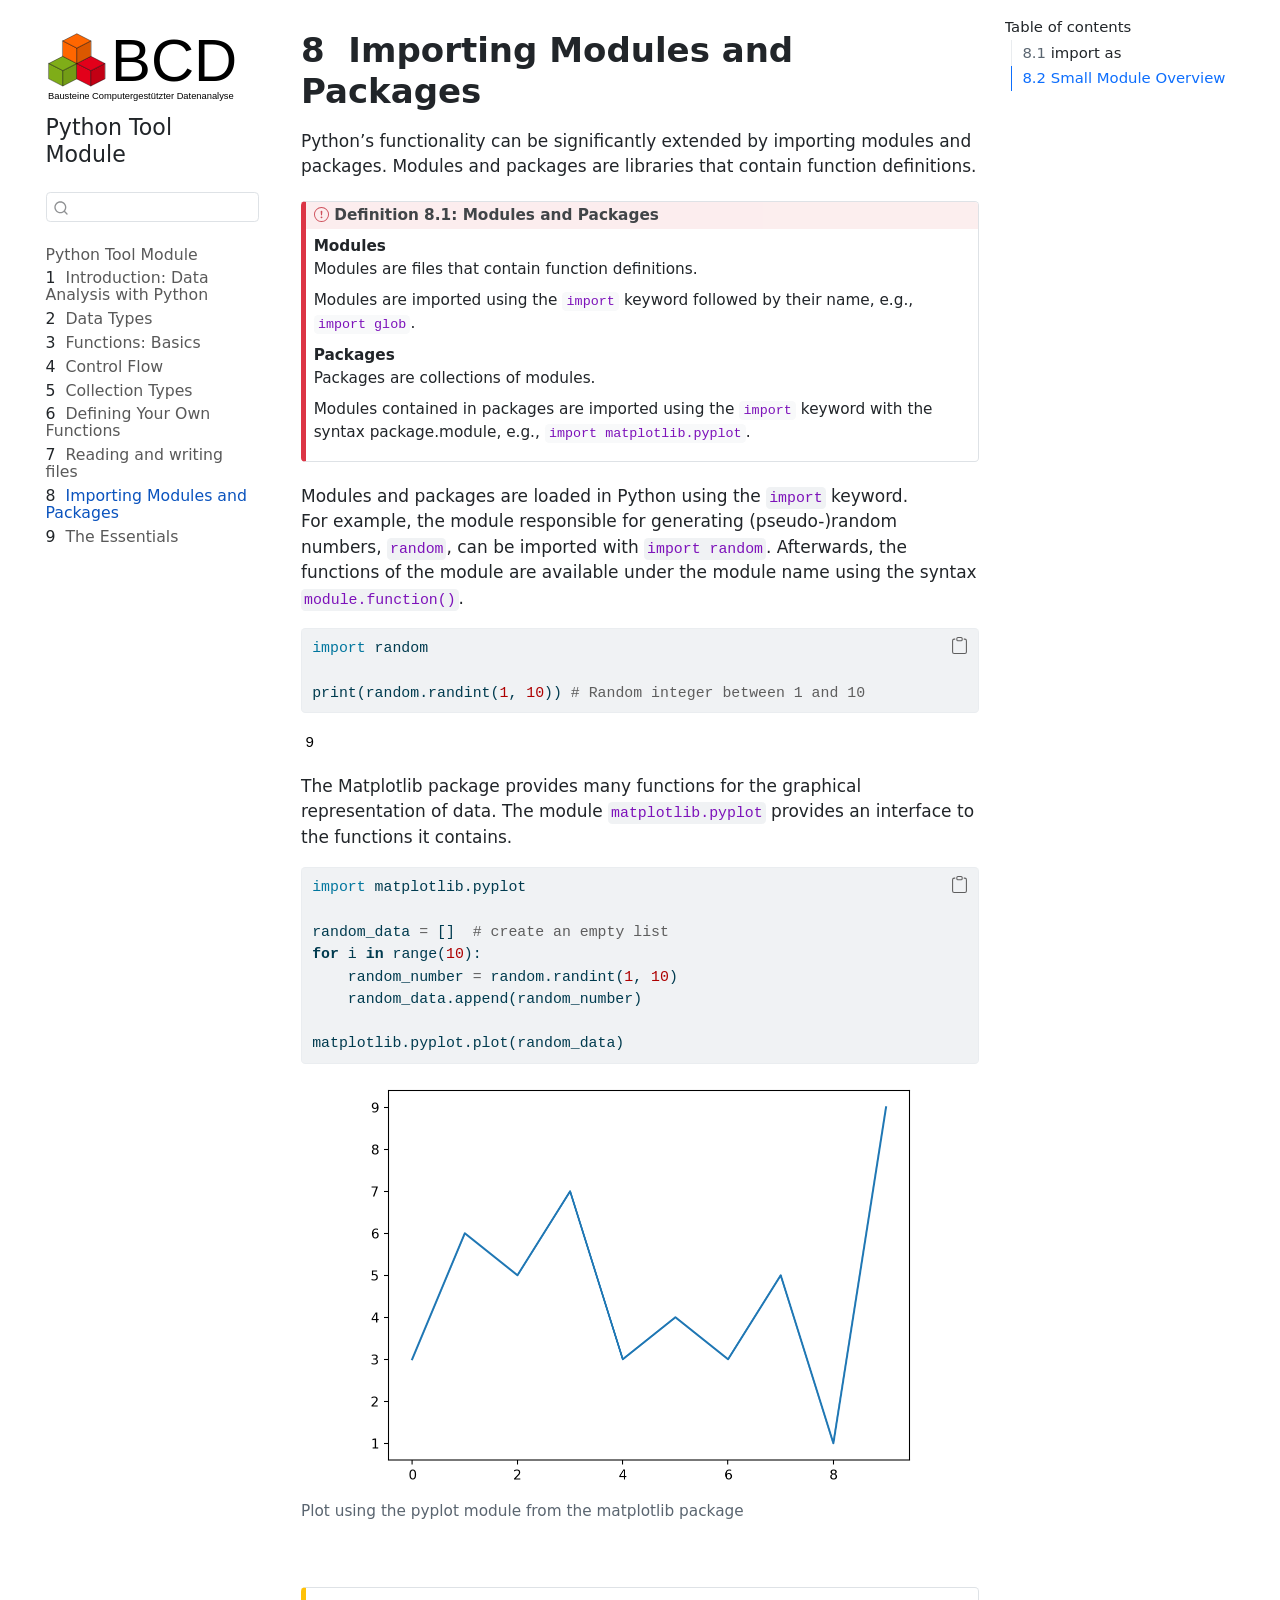
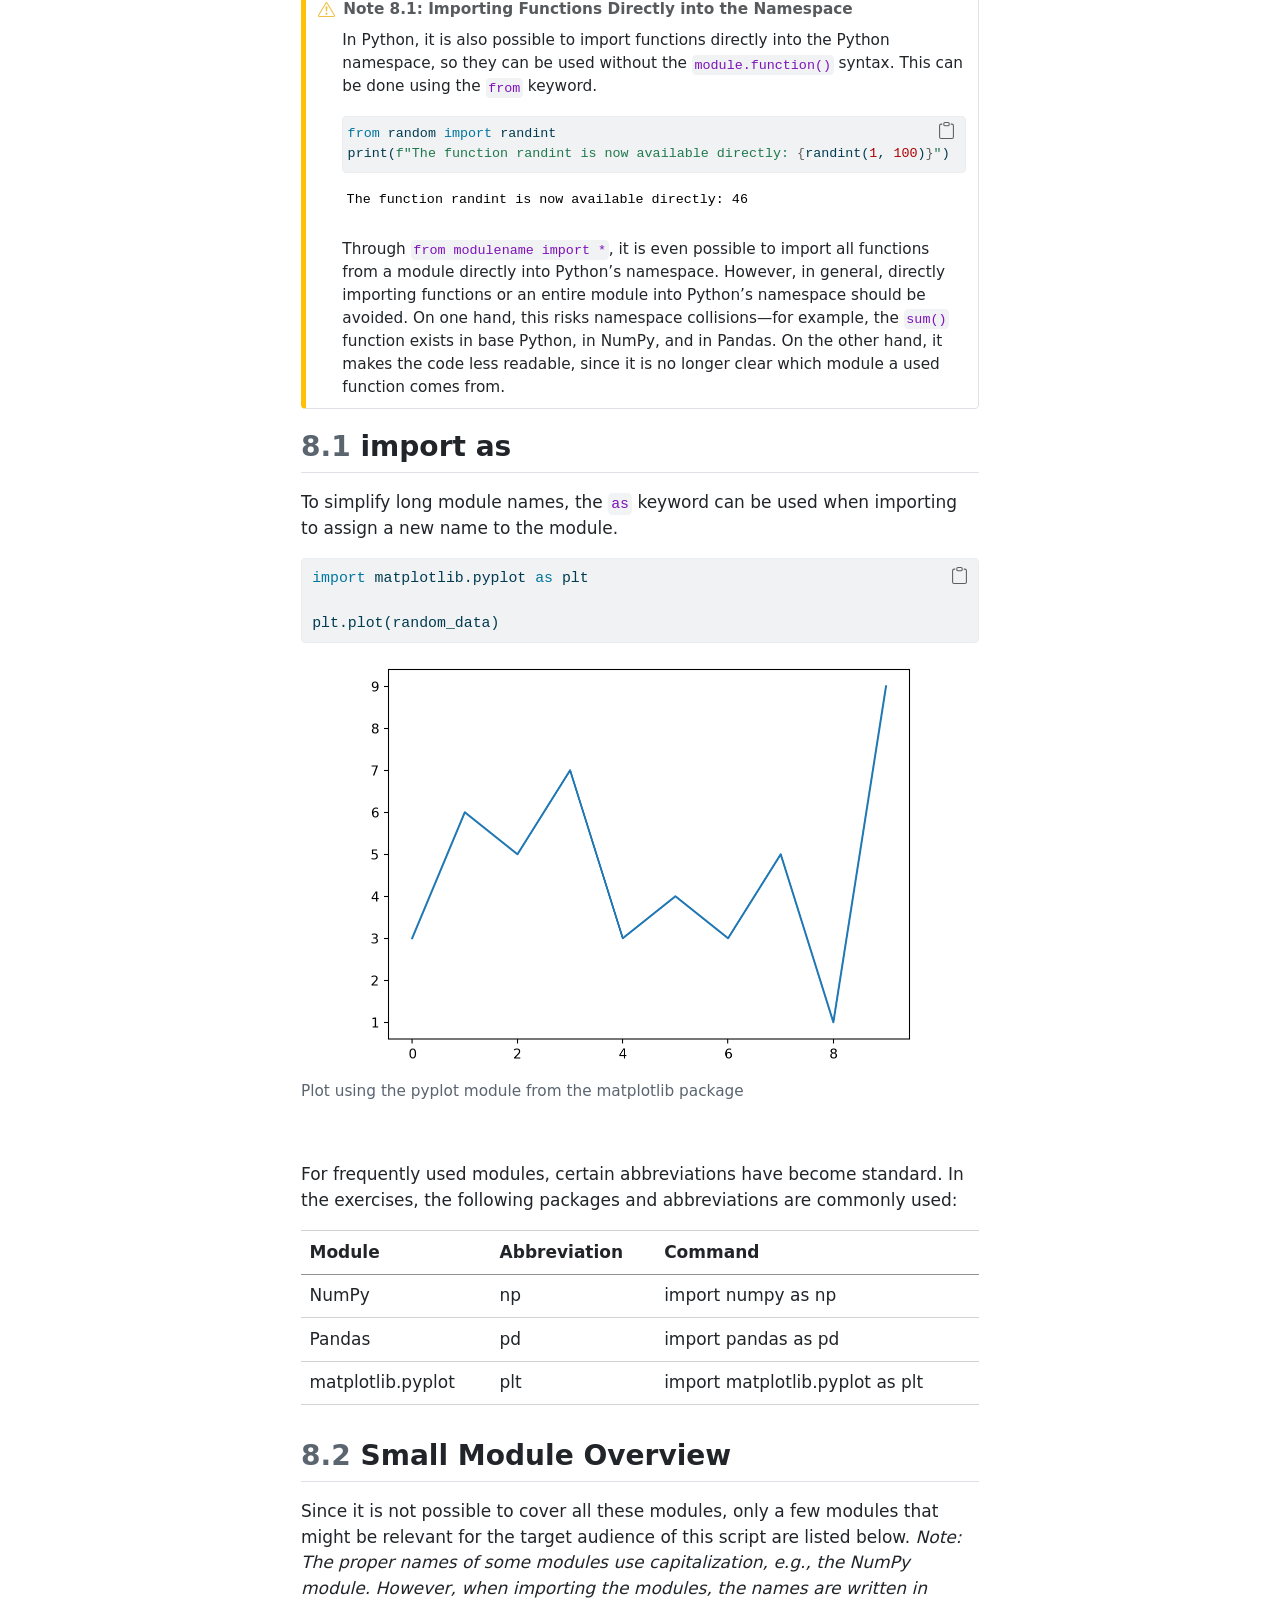
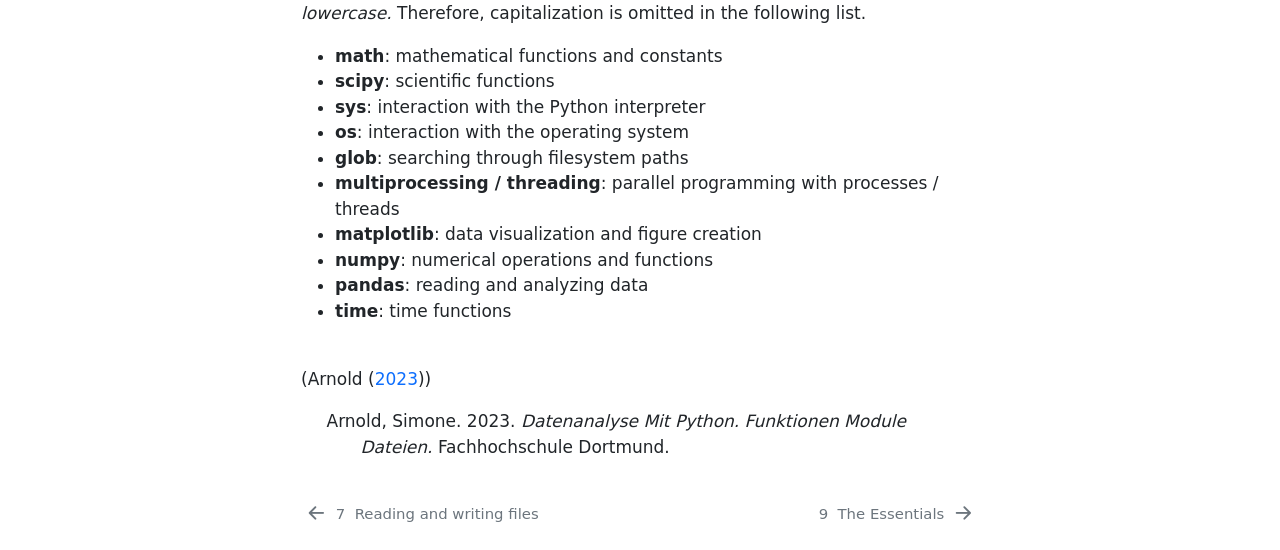
<file: output/book/skript/module-und-pakete-importieren.html>
<!DOCTYPE html>
<html xmlns="http://www.w3.org/1999/xhtml" lang="en" xml:lang="en"><head>

<meta charset="utf-8">
<meta name="generator" content="quarto-1.10.18">

<meta name="viewport" content="width=device-width, initial-scale=1.0, user-scalable=yes">


<title>8&nbsp; Importing Modules and Packages – Bausteine Computergestützter Datenanalyse</title>
<style>
/* Default styles provided by pandoc.
** See https://pandoc.org/MANUAL.html#variables-for-html for config info.
*/
span.smallcaps{font-variant: small-caps;}
div.columns{display: flex; gap: 1.5em;}
div.column{flex: auto;}
@media screen {
div.columns{gap: min(4vw, 1.5em);}
div.column{overflow-x: auto;}
}
div.hanging-indent{margin-left: 1.5em; text-indent: -1.5em;}
ul.task-list{list-style: none;}
ul.task-list li input[type="checkbox"] {
  width: 0.8em;
  margin: 0 0.8em 0.2em -1em; /* quarto-specific, see https://github.com/quarto-dev/quarto-cli/issues/4556 */ 
  vertical-align: middle;
}
/* CSS for syntax highlighting */
html { -webkit-text-size-adjust: 100%; }
pre > code.sourceCode { white-space: pre; position: relative; }
pre > code.sourceCode > span { display: inline-block; line-height: 1.25; }
pre > code.sourceCode > span:empty { height: 1.2em; }
.sourceCode { overflow: visible; }
code.sourceCode > span { color: inherit; text-decoration: inherit; }
div.sourceCode { margin: 1em 0; }
pre.sourceCode { margin: 0; }
@media screen {
div.sourceCode { overflow: auto; }
}
@media print {
pre > code.sourceCode { white-space: pre-wrap; }
pre > code.sourceCode > span { text-indent: -5em; padding-left: 5em; }
}
pre.numberSource code
  { counter-reset: source-line 0; }
pre.numberSource code > span
  { position: relative; left: -4em; counter-increment: source-line; }
pre.numberSource code > span > a:first-child::before
  { content: counter(source-line);
    position: relative; left: -1em; text-align: right; vertical-align: baseline;
    border: none; display: inline-block;
    -webkit-touch-callout: none; -webkit-user-select: none;
    -khtml-user-select: none; -moz-user-select: none;
    -ms-user-select: none; user-select: none;
    padding: 0 4px; width: 4em;
  }
pre.numberSource { margin-left: 3em;  padding-left: 4px; }
div.sourceCode
  {   }
@media screen {
pre > code.sourceCode > span > a:first-child::before { text-decoration: underline; }
}
/* CSS for citations */
div.csl-bib-body { }
div.csl-entry {
  clear: both;
}
.hanging-indent div.csl-entry {
  margin-left:2em;
  text-indent:-2em;
}
div.csl-left-margin {
  min-width:2em;
  float:left;
}
div.csl-right-inline {
  margin-left:2em;
  padding-left:1em;
}
div.csl-indent {
  margin-left: 2em;
}</style>


<script src="../site_libs/quarto-nav/quarto-nav.js"></script>
<script src="../site_libs/quarto-nav/headroom.min.js"></script>
<script src="../site_libs/clipboard/clipboard.min.js"></script>
<script src="../site_libs/quarto-search/autocomplete.umd.js"></script>
<script src="../site_libs/quarto-search/fuse.min.js"></script>
<script src="../site_libs/quarto-search/quarto-search.js"></script>
<meta name="quarto:offset" content="../">
<link href="../skript/daswichtigste.html" rel="next">
<link href="../skript/dateien-lesen-und-schreiben.html" rel="prev">
<script src="../site_libs/quarto-html/quarto.js" type="module"></script>
<script src="../site_libs/quarto-html/tabsets/tabsets.js" type="module"></script>
<script src="../site_libs/quarto-html/popper.min.js"></script>
<script src="../site_libs/quarto-html/tippy.umd.min.js"></script>
<script src="../site_libs/quarto-html/anchor.min.js"></script>
<link href="../site_libs/quarto-html/tippy.css" rel="stylesheet">
<link href="../site_libs/quarto-html/quarto-syntax-highlighting-64a204ab8560d761af7679ceaba22944.css" rel="stylesheet" id="quarto-text-highlighting-styles">
<script src="../site_libs/bootstrap/bootstrap.min.js"></script>
<link href="../site_libs/bootstrap/bootstrap-icons.css" rel="stylesheet">
<link href="../site_libs/bootstrap/bootstrap-41d1ed59529443dc312b46011c211845.min.css" rel="stylesheet" append-hash="true" id="quarto-bootstrap" data-mode="light">
<script id="quarto-search-options" type="application/json">{
  "location": "sidebar",
  "copy-button": false,
  "collapse-after": 3,
  "panel-placement": "start",
  "type": "textbox",
  "limit": 50,
  "keyboard-shortcut": [
    "f",
    "/",
    "s"
  ],
  "show-item-context": false,
  "language": {
    "search-no-results-text": "No results",
    "search-matching-documents-text": "matching documents",
    "search-copy-link-title": "Copy link to search",
    "search-hide-matches-text": "Hide additional matches",
    "search-more-match-text": "more match in this document",
    "search-more-matches-text": "more matches in this document",
    "search-clear-button-title": "Clear",
    "search-text-placeholder": "",
    "search-detached-cancel-button-title": "Cancel",
    "search-submit-button-title": "Submit",
    "search-label": "Search"
  }
}</script>
<link rel="shortcut icon" href="skript/00-bilder/favicon_bcd_new.svg">
<link rel="icon" type="image/x-icon" href="logo.ico">


</head>

<body class="nav-sidebar floating quarto-light">

<div id="quarto-search-results"></div>
  <header id="quarto-header" class="headroom fixed-top">
  <nav class="quarto-secondary-nav">
    <div class="container-fluid d-flex">
      <button type="button" class="quarto-btn-toggle btn" data-bs-toggle="collapse" role="button" data-bs-target=".quarto-sidebar-collapse-item" aria-controls="quarto-sidebar" aria-expanded="false" aria-label="Toggle sidebar navigation" onclick="if (window.quartoToggleHeadroom) { window.quartoToggleHeadroom(); }">
        <i class="bi bi-layout-text-sidebar-reverse"></i>
      </button>
        <nav class="quarto-page-breadcrumbs" aria-label="breadcrumb"><ol class="breadcrumb"><li class="breadcrumb-item"><a href="../skript/module-und-pakete-importieren.html"><span class="chapter-number">8</span>&nbsp; <span class="chapter-title">Importing Modules and Packages</span></a></li></ol></nav>
        <a class="flex-grow-1" role="navigation" data-bs-toggle="collapse" data-bs-target=".quarto-sidebar-collapse-item" aria-controls="quarto-sidebar" aria-expanded="false" aria-label="Toggle sidebar navigation" onclick="if (window.quartoToggleHeadroom) { window.quartoToggleHeadroom(); }">      
        </a>
      <button type="button" class="btn quarto-search-button" aria-label="Search" onclick="window.quartoOpenSearch();">
        <i class="bi bi-search"></i>
      </button>
    </div>
  </nav>
</header>
<!-- content -->
<div id="quarto-content" class="quarto-container page-columns page-rows-contents page-layout-article">
<!-- sidebar -->
  <nav id="quarto-sidebar" class="sidebar collapse collapse-horizontal quarto-sidebar-collapse-item sidebar-navigation floating overflow-auto">
    <div class="pt-lg-2 mt-2 text-left sidebar-header sidebar-header-stacked">
      <a href="../index.html" class="sidebar-logo-link">
      <img src="../skript/00-bilder/logo_with_text_new.svg" alt="" class="sidebar-logo light-content py-0 d-lg-inline d-none">
      <img src="../skript/00-bilder/logo_with_text_new.svg" alt="" class="sidebar-logo dark-content py-0 d-lg-inline d-none">
      </a>
    <div class="sidebar-title mb-0 py-0">
      <a href="../">Python Tool Module</a> 
    </div>
      </div>
        <div class="mt-2 flex-shrink-0 align-items-center">
        <div class="sidebar-search">
        <div id="quarto-search" class="" title="Search"></div>
        </div>
        </div>
    <div class="sidebar-menu-container"> 
    <ul class="list-unstyled mt-1">
        <li class="sidebar-item">
  <div class="sidebar-item-container"> 
  <a href="../index.html" class="sidebar-item-text sidebar-link">
 <span class="menu-text">Python Tool Module</span></a>
  </div>
</li>
        <li class="sidebar-item">
  <div class="sidebar-item-container"> 
  <a href="../skript/einleitung.html" class="sidebar-item-text sidebar-link">
 <span class="menu-text"><span class="chapter-number">1</span>&nbsp; <span class="chapter-title">Introduction: Data Analysis with Python</span></span></a>
  </div>
</li>
        <li class="sidebar-item">
  <div class="sidebar-item-container"> 
  <a href="../skript/datentypen.html" class="sidebar-item-text sidebar-link">
 <span class="menu-text"><span class="chapter-number">2</span>&nbsp; <span class="chapter-title">Data Types</span></span></a>
  </div>
</li>
        <li class="sidebar-item">
  <div class="sidebar-item-container"> 
  <a href="../skript/funktionen.html" class="sidebar-item-text sidebar-link">
 <span class="menu-text"><span class="chapter-number">3</span>&nbsp; <span class="chapter-title">Functions: Basics</span></span></a>
  </div>
</li>
        <li class="sidebar-item">
  <div class="sidebar-item-container"> 
  <a href="../skript/flusskontrolle.html" class="sidebar-item-text sidebar-link">
 <span class="menu-text"><span class="chapter-number">4</span>&nbsp; <span class="chapter-title">Control Flow</span></span></a>
  </div>
</li>
        <li class="sidebar-item">
  <div class="sidebar-item-container"> 
  <a href="../skript/sammeltypen.html" class="sidebar-item-text sidebar-link">
 <span class="menu-text"><span class="chapter-number">5</span>&nbsp; <span class="chapter-title">Collection Types</span></span></a>
  </div>
</li>
        <li class="sidebar-item">
  <div class="sidebar-item-container"> 
  <a href="../skript/funktionen-definieren.html" class="sidebar-item-text sidebar-link">
 <span class="menu-text"><span class="chapter-number">6</span>&nbsp; <span class="chapter-title">Defining Your Own Functions</span></span></a>
  </div>
</li>
        <li class="sidebar-item">
  <div class="sidebar-item-container"> 
  <a href="../skript/dateien-lesen-und-schreiben.html" class="sidebar-item-text sidebar-link">
 <span class="menu-text"><span class="chapter-number">7</span>&nbsp; <span class="chapter-title">Reading and writing files</span></span></a>
  </div>
</li>
        <li class="sidebar-item">
  <div class="sidebar-item-container"> 
  <a href="../skript/module-und-pakete-importieren.html" class="sidebar-item-text sidebar-link active">
 <span class="menu-text"><span class="chapter-number">8</span>&nbsp; <span class="chapter-title">Importing Modules and Packages</span></span></a>
  </div>
</li>
        <li class="sidebar-item">
  <div class="sidebar-item-container"> 
  <a href="../skript/daswichtigste.html" class="sidebar-item-text sidebar-link">
 <span class="menu-text"><span class="chapter-number">9</span>&nbsp; <span class="chapter-title">The Essentials</span></span></a>
  </div>
</li>
    </ul>
    </div>
</nav>
<div id="quarto-sidebar-glass" class="quarto-sidebar-collapse-item" data-bs-toggle="collapse" data-bs-target=".quarto-sidebar-collapse-item"></div>
<!-- margin-sidebar -->
    <div id="quarto-margin-sidebar" class="sidebar margin-sidebar">
        <nav id="TOC" role="doc-toc" class="toc-active">
    <h2 id="toc-title">Table of contents</h2>
   
  <ul>
  <li><a href="#import-as" id="toc-import-as" class="nav-link active" data-scroll-target="#import-as"><span class="header-section-number">8.1</span> import as</a></li>
  <li><a href="#small-module-overview" id="toc-small-module-overview" class="nav-link" data-scroll-target="#small-module-overview"><span class="header-section-number">8.2</span> Small Module Overview</a></li>
  </ul>
</nav>
    </div>
<!-- main -->
<main class="content" id="quarto-document-content">

<header id="title-block-header" class="quarto-title-block default">
<div class="quarto-title">
<h1 class="title"><span class="chapter-number">8</span>&nbsp; <span class="chapter-title">Importing Modules and Packages</span></h1>
</div>



<div class="quarto-title-meta">

    
  
    
  </div>
  


</header>


<p>Python’s functionality can be significantly extended by importing modules and packages. Modules and packages are libraries that contain function definitions.</p>
<div id="imp-modules-and-packages" class="callout callout-style-default callout-important callout-titled">
<div class="callout-header d-flex align-content-center">
<div class="callout-icon-container">
<i class="callout-icon"></i>
</div>
<div class="callout-title-container flex-fill">
Definition&nbsp;8.1: Modules and Packages
</div>
</div>
<div class="callout-body-container callout-body">
<dl>
<dt>Modules</dt>
<dd>
Modules are files that contain function definitions.
</dd>
<dd>
Modules are imported using the <code>import</code> keyword followed by their name, e.g., <code>import glob</code>.
</dd>
<dt>Packages</dt>
<dd>
Packages are collections of modules.
</dd>
<dd>
Modules contained in packages are imported using the <code>import</code> keyword with the syntax package.module, e.g., <code>import matplotlib.pyplot</code>.
</dd>
</dl>
</div>
</div>
<p>Modules and packages are loaded in Python using the <code>import</code> keyword.<br>
For example, the module responsible for generating (pseudo-)random numbers, <code>random</code>, can be imported with <code>import random</code>. Afterwards, the functions of the module are available under the module name using the syntax <code>module.function()</code>.</p>
<div id="882bed36" class="cell" data-execution_count="1">
<div class="code-copy-outer-scaffold"><div class="sourceCode cell-code" id="cb1"><pre class="sourceCode python code-with-copy"><code class="sourceCode python"><span id="cb1-1"><a href="#cb1-1" aria-hidden="true" tabindex="-1"></a><span class="im">import</span> random</span>
<span id="cb1-2"><a href="#cb1-2" aria-hidden="true" tabindex="-1"></a></span>
<span id="cb1-3"><a href="#cb1-3" aria-hidden="true" tabindex="-1"></a><span class="bu">print</span>(random.randint(<span class="dv">1</span>, <span class="dv">10</span>)) <span class="co"># Random integer between 1 and 10</span></span></code></pre></div><button title="Copy to Clipboard" class="code-copy-button"><i class="bi"></i></button></div>
<div class="cell-output cell-output-stdout">
<pre><code>9</code></pre>
</div>
</div>
<p>The Matplotlib package provides many functions for the graphical representation of data. The module <code>matplotlib.pyplot</code> provides an interface to the functions it contains.</p>
<div id="a90ca874" class="cell" data-execution_count="2">
<div class="code-copy-outer-scaffold"><div class="sourceCode cell-code" id="cb3"><pre class="sourceCode python code-with-copy"><code class="sourceCode python"><span id="cb3-1"><a href="#cb3-1" aria-hidden="true" tabindex="-1"></a><span class="im">import</span> matplotlib.pyplot</span>
<span id="cb3-2"><a href="#cb3-2" aria-hidden="true" tabindex="-1"></a></span>
<span id="cb3-3"><a href="#cb3-3" aria-hidden="true" tabindex="-1"></a>random_data <span class="op">=</span> []  <span class="co"># create an empty list</span></span>
<span id="cb3-4"><a href="#cb3-4" aria-hidden="true" tabindex="-1"></a><span class="cf">for</span> i <span class="kw">in</span> <span class="bu">range</span>(<span class="dv">10</span>):</span>
<span id="cb3-5"><a href="#cb3-5" aria-hidden="true" tabindex="-1"></a>    random_number <span class="op">=</span> random.randint(<span class="dv">1</span>, <span class="dv">10</span>)</span>
<span id="cb3-6"><a href="#cb3-6" aria-hidden="true" tabindex="-1"></a>    random_data.append(random_number)</span>
<span id="cb3-7"><a href="#cb3-7" aria-hidden="true" tabindex="-1"></a></span>
<span id="cb3-8"><a href="#cb3-8" aria-hidden="true" tabindex="-1"></a>matplotlib.pyplot.plot(random_data)</span></code></pre></div><button title="Copy to Clipboard" class="code-copy-button"><i class="bi"></i></button></div>
<div class="cell-output cell-output-display">
<div class="quarto-figure quarto-figure-center">
<figure class="figure">
<p><img src="module-und-pakete-importieren_files/figure-html/cell-3-output-1.png" alt="Display of ten random numbers with no particular meaning" width="558" height="411" class="figure-img"></p>
<figcaption>Plot using the pyplot module from the matplotlib package</figcaption>
</figure>
</div>
</div>
</div>
<p>&nbsp;</p>
<div id="wrn-fromimport" class="callout callout-style-simple callout-warning callout-titled">
<div class="callout-header d-flex align-content-center">
<div class="callout-icon-container">
<i class="callout-icon"></i>
</div>
<div class="callout-title-container flex-fill">
Note&nbsp;8.1: Importing Functions Directly into the Namespace
</div>
</div>
<div class="callout-body-container callout-body">
<p>In Python, it is also possible to import functions directly into the Python namespace, so they can be used without the <code>module.function()</code> syntax. This can be done using the <code>from</code> keyword.</p>
<div id="859c18e3" class="cell" data-execution_count="3">
<div class="code-copy-outer-scaffold"><div class="sourceCode cell-code" id="cb4"><pre class="sourceCode python code-with-copy"><code class="sourceCode python"><span id="cb4-1"><a href="#cb4-1" aria-hidden="true" tabindex="-1"></a><span class="im">from</span> random <span class="im">import</span> randint</span>
<span id="cb4-2"><a href="#cb4-2" aria-hidden="true" tabindex="-1"></a><span class="bu">print</span>(<span class="ss">f"The function randint is now available directly: </span><span class="sc">{</span>randint(<span class="dv">1</span>, <span class="dv">100</span>)<span class="sc">}</span><span class="ss">"</span>)</span></code></pre></div><button title="Copy to Clipboard" class="code-copy-button"><i class="bi"></i></button></div>
<div class="cell-output cell-output-stdout">
<pre><code>The function randint is now available directly: 46</code></pre>
</div>
</div>
<p>Through <code>from modulename import *</code>, it is even possible to import all functions from a module directly into Python’s namespace. However, in general, directly importing functions or an entire module into Python’s namespace should be avoided. On one hand, this risks namespace collisions—for example, the <code>sum()</code> function exists in base Python, in NumPy, and in Pandas. On the other hand, it makes the code less readable, since it is no longer clear which module a used function comes from.</p>
</div>
</div>
<section id="import-as" class="level2" data-number="8.1">
<h2 data-number="8.1" class="anchored" data-anchor-id="import-as"><span class="header-section-number">8.1</span> import as</h2>
<p>To simplify long module names, the <code>as</code> keyword can be used when importing to assign a new name to the module.</p>
<div id="5e521f46" class="cell" data-execution_count="4">
<div class="code-copy-outer-scaffold"><div class="sourceCode cell-code" id="cb6"><pre class="sourceCode python code-with-copy"><code class="sourceCode python"><span id="cb6-1"><a href="#cb6-1" aria-hidden="true" tabindex="-1"></a><span class="im">import</span> matplotlib.pyplot <span class="im">as</span> plt</span>
<span id="cb6-2"><a href="#cb6-2" aria-hidden="true" tabindex="-1"></a></span>
<span id="cb6-3"><a href="#cb6-3" aria-hidden="true" tabindex="-1"></a>plt.plot(random_data)</span></code></pre></div><button title="Copy to Clipboard" class="code-copy-button"><i class="bi"></i></button></div>
<div class="cell-output cell-output-display">
<div class="quarto-figure quarto-figure-center">
<figure class="figure">
<p><img src="module-und-pakete-importieren_files/figure-html/cell-5-output-1.png" alt="Visualization of ten random numbers without meaningful content" width="558" height="411" class="figure-img"></p>
<figcaption>Plot using the pyplot module from the matplotlib package</figcaption>
</figure>
</div>
</div>
</div>
<p>&nbsp;</p>
<p>For frequently used modules, certain abbreviations have become standard. In the exercises, the following packages and abbreviations are commonly used:</p>
<table class="table">
<thead>
<tr class="header">
<th>Module</th>
<th>Abbreviation</th>
<th>Command</th>
</tr>
</thead>
<tbody>
<tr class="odd">
<td>NumPy</td>
<td>np</td>
<td>import numpy as np</td>
</tr>
<tr class="even">
<td>Pandas</td>
<td>pd</td>
<td>import pandas as pd</td>
</tr>
<tr class="odd">
<td>matplotlib.pyplot</td>
<td>plt</td>
<td>import matplotlib.pyplot as plt</td>
</tr>
</tbody>
</table>
</section>
<section id="small-module-overview" class="level2" data-number="8.2">
<h2 data-number="8.2" class="anchored" data-anchor-id="small-module-overview"><span class="header-section-number">8.2</span> Small Module Overview</h2>
<p>Since it is not possible to cover all these modules, only a few modules that might be relevant for the target audience of this script are listed below. <em>Note: The proper names of some modules use capitalization, e.g., the NumPy module. However, when importing the modules, the names are written in lowercase.</em> Therefore, capitalization is omitted in the following list.</p>
<ul>
<li><strong>math</strong>: mathematical functions and constants<br>
</li>
<li><strong>scipy</strong>: scientific functions<br>
</li>
<li><strong>sys</strong>: interaction with the Python interpreter<br>
</li>
<li><strong>os</strong>: interaction with the operating system<br>
</li>
<li><strong>glob</strong>: searching through filesystem paths<br>
</li>
<li><strong>multiprocessing / threading</strong>: parallel programming with processes / threads<br>
</li>
<li><strong>matplotlib</strong>: data visualization and figure creation<br>
</li>
<li><strong>numpy</strong>: numerical operations and functions<br>
</li>
<li><strong>pandas</strong>: reading and analyzing data<br>
</li>
<li><strong>time</strong>: time functions</li>
</ul>
<p>&nbsp;<br>
(<span class="citation" data-cites="Arnold-2023-funktionen-module-dateien">Arnold (<a href="#ref-Arnold-2023-funktionen-module-dateien" role="doc-biblioref">2023</a>)</span>)</p>


<div id="refs" class="references csl-bib-body hanging-indent" role="list">
<div id="ref-Arnold-2023-funktionen-module-dateien" class="csl-entry" role="listitem">
Arnold, Simone. 2023. <em>Datenanalyse Mit Python. Funktionen Module Dateien.</em> Fachhochschule Dortmund.
</div>
</div>
</section>

</main> <!-- /main -->
<script id="quarto-html-after-body" type="application/javascript">
  window.document.addEventListener("DOMContentLoaded", function (event) {
    const icon = "";
    const anchorJS = new window.AnchorJS();
    anchorJS.options = {
      placement: 'right',
      icon: icon
    };
    anchorJS.add('.anchored');
    const isCodeAnnotation = (el) => {
      for (const clz of el.classList) {
        if (clz.startsWith('code-annotation-')) {                     
          return true;
        }
      }
      return false;
    }
    const onCopySuccess = function(e) {
      // button target
      const button = e.trigger;
      // don't keep focus
      button.blur();
      // flash "checked"
      button.classList.add('code-copy-button-checked');
      var currentTitle = button.getAttribute("title");
      button.setAttribute("title", "Copied!");
      let tooltip;
      if (window.bootstrap) {
        button.setAttribute("data-bs-toggle", "tooltip");
        button.setAttribute("data-bs-placement", "left");
        button.setAttribute("data-bs-title", "Copied!");
        tooltip = new bootstrap.Tooltip(button, 
          { trigger: "manual", 
            customClass: "code-copy-button-tooltip",
            offset: [0, -8]});
        tooltip.show();    
      }
      setTimeout(function() {
        if (tooltip) {
          tooltip.hide();
          button.removeAttribute("data-bs-title");
          button.removeAttribute("data-bs-toggle");
          button.removeAttribute("data-bs-placement");
        }
        button.setAttribute("title", currentTitle);
        button.classList.remove('code-copy-button-checked');
      }, 1000);
      // clear code selection
      e.clearSelection();
    }
    const getTextToCopy = function(trigger) {
      const outerScaffold = trigger.parentElement.cloneNode(true);
      const codeEl = outerScaffold.querySelector('code');
      for (const childEl of codeEl.children) {
        if (isCodeAnnotation(childEl)) {
          childEl.remove();
        }
      }
      return codeEl.innerText;
    }
    const clipboard = new window.ClipboardJS('.code-copy-button:not([data-in-quarto-modal])', {
      text: getTextToCopy
    });
    clipboard.on('success', onCopySuccess);
    if (window.document.getElementById('quarto-embedded-source-code-modal')) {
      const clipboardModal = new window.ClipboardJS('.code-copy-button[data-in-quarto-modal]', {
        text: getTextToCopy,
        container: window.document.getElementById('quarto-embedded-source-code-modal')
      });
      clipboardModal.on('success', onCopySuccess);
    }
      var localhostRegex = new RegExp(/^(?:http|https):\/\/localhost\:?[0-9]*\//);
      var mailtoRegex = new RegExp(/^mailto:/);
        var filterRegex = new RegExp('/' + window.location.host + '/');
      var isInternal = (href) => {
          return filterRegex.test(href) || localhostRegex.test(href) || mailtoRegex.test(href);
      }
      // Inspect non-navigation links and adorn them if external
     var links = window.document.querySelectorAll('a[href]:not(.nav-link):not(.navbar-brand):not(.toc-action):not(.sidebar-link):not(.sidebar-item-toggle):not(.pagination-link):not(.no-external):not([aria-hidden]):not(.dropdown-item):not(.quarto-navigation-tool):not(.about-link)');
      for (var i=0; i<links.length; i++) {
        const link = links[i];
        if (!isInternal(link.href)) {
          // undo the damage that might have been done by quarto-nav.js in the case of
          // links that we want to consider external
          if (link.dataset.originalHref !== undefined) {
            link.href = link.dataset.originalHref;
          }
        }
      }
    function tippyHover(el, contentFn, onTriggerFn, onUntriggerFn) {
      const config = {
        allowHTML: true,
        maxWidth: 500,
        delay: 100,
        arrow: false,
        appendTo: function(el) {
            return el.parentElement;
        },
        interactive: true,
        interactiveBorder: 10,
        theme: 'quarto',
        placement: 'bottom-start',
      };
      if (contentFn) {
        config.content = contentFn;
      }
      if (onTriggerFn) {
        config.onTrigger = onTriggerFn;
      }
      if (onUntriggerFn) {
        config.onUntrigger = onUntriggerFn;
      }
      window.tippy(el, config); 
    }
    const noterefs = window.document.querySelectorAll('a[role="doc-noteref"]');
    for (var i=0; i<noterefs.length; i++) {
      const ref = noterefs[i];
      tippyHover(ref, function() {
        // use id or data attribute instead here
        let href = ref.getAttribute('data-footnote-href') || ref.getAttribute('href');
        try { href = new URL(href).hash; } catch {}
        const id = href.replace(/^#\/?/, "");
        const note = window.document.getElementById(id);
        if (note) {
          return note.innerHTML;
        } else {
          return "";
        }
      });
    }
    const xrefs = window.document.querySelectorAll('a.quarto-xref');
    const processXRef = (id, note) => {
      // Strip column container classes
      const stripColumnClz = (el) => {
        el.classList.remove("page-full", "page-columns");
        if (el.children) {
          for (const child of el.children) {
            stripColumnClz(child);
          }
        }
      }
      stripColumnClz(note)
      if (id === null || id.startsWith('sec-')) {
        // Special case sections, only their first couple elements
        const container = document.createElement("div");
        if (note.children && note.children.length > 2) {
          container.appendChild(note.children[0].cloneNode(true));
          for (let i = 1; i < note.children.length; i++) {
            const child = note.children[i];
            if (child.tagName === "P" && child.innerText === "") {
              continue;
            } else {
              container.appendChild(child.cloneNode(true));
              break;
            }
          }
          if (window.Quarto?.typesetMath) {
            window.Quarto.typesetMath(container);
          }
          return container.innerHTML
        } else {
          if (window.Quarto?.typesetMath) {
            window.Quarto.typesetMath(note);
          }
          return note.innerHTML;
        }
      } else {
        // Remove any anchor links if they are present
        const anchorLink = note.querySelector('a.anchorjs-link');
        if (anchorLink) {
          anchorLink.remove();
        }
        if (window.Quarto?.typesetMath) {
          window.Quarto.typesetMath(note);
        }
        if (note.classList.contains("callout")) {
          return note.outerHTML;
        } else {
          return note.innerHTML;
        }
      }
    }
    for (var i=0; i<xrefs.length; i++) {
      const xref = xrefs[i];
      tippyHover(xref, undefined, function(instance) {
        instance.disable();
        let url = xref.getAttribute('href');
        let hash = undefined; 
        if (url.startsWith('#')) {
          hash = url;
        } else {
          try { hash = new URL(url).hash; } catch {}
        }
        if (hash) {
          const id = hash.replace(/^#\/?/, "");
          const note = window.document.getElementById(id);
          if (note !== null) {
            try {
              const html = processXRef(id, note.cloneNode(true));
              instance.setContent(html);
            } finally {
              instance.enable();
              instance.show();
            }
          } else {
            // See if we can fetch this
            fetch(url.split('#')[0])
            .then(res => res.text())
            .then(html => {
              const parser = new DOMParser();
              const htmlDoc = parser.parseFromString(html, "text/html");
              const note = htmlDoc.getElementById(id);
              if (note !== null) {
                const html = processXRef(id, note);
                instance.setContent(html);
              } 
            }).finally(() => {
              instance.enable();
              instance.show();
            });
          }
        } else {
          // See if we can fetch a full url (with no hash to target)
          // This is a special case and we should probably do some content thinning / targeting
          fetch(url)
          .then(res => res.text())
          .then(html => {
            const parser = new DOMParser();
            const htmlDoc = parser.parseFromString(html, "text/html");
            const note = htmlDoc.querySelector('main.content');
            if (note !== null) {
              // This should only happen for chapter cross references
              // (since there is no id in the URL)
              // remove the first header
              if (note.children.length > 0 && note.children[0].tagName === "HEADER") {
                note.children[0].remove();
              }
              const html = processXRef(null, note);
              instance.setContent(html);
            } 
          }).finally(() => {
            instance.enable();
            instance.show();
          });
        }
      }, function(instance) {
      });
    }
        let selectedAnnoteEl;
        const selectorForAnnotation = ( cell, annotation) => {
          let cellAttr = 'data-code-cell="' + cell + '"';
          let lineAttr = 'data-code-annotation="' +  annotation + '"';
          const selector = 'span[' + cellAttr + '][' + lineAttr + ']';
          return selector;
        }
        const selectCodeLines = (annoteEl) => {
          const doc = window.document;
          const targetCell = annoteEl.getAttribute("data-target-cell");
          const targetAnnotation = annoteEl.getAttribute("data-target-annotation");
          const annoteSpan = window.document.querySelector(selectorForAnnotation(targetCell, targetAnnotation));
          const lines = annoteSpan.getAttribute("data-code-lines").split(",");
          const lineIds = lines.map((line) => {
            return targetCell + "-" + line;
          })
          let top = null;
          let height = null;
          let parent = null;
          if (lineIds.length > 0) {
              //compute the position of the single el (top and bottom and make a div)
              const el = window.document.getElementById(lineIds[0]);
              top = el.offsetTop;
              height = el.offsetHeight;
              parent = el.parentElement.parentElement;
            if (lineIds.length > 1) {
              const lastEl = window.document.getElementById(lineIds[lineIds.length - 1]);
              const bottom = lastEl.offsetTop + lastEl.offsetHeight;
              height = bottom - top;
            }
            if (top !== null && height !== null && parent !== null) {
              // cook up a div (if necessary) and position it 
              let div = window.document.getElementById("code-annotation-line-highlight");
              if (div === null) {
                div = window.document.createElement("div");
                div.setAttribute("id", "code-annotation-line-highlight");
                div.style.position = 'absolute';
                parent.appendChild(div);
              }
              div.style.top = top - 2 + "px";
              div.style.height = height + 4 + "px";
              div.style.left = 0;
              let gutterDiv = window.document.getElementById("code-annotation-line-highlight-gutter");
              if (gutterDiv === null) {
                gutterDiv = window.document.createElement("div");
                gutterDiv.setAttribute("id", "code-annotation-line-highlight-gutter");
                gutterDiv.style.position = 'absolute';
                const codeCell = window.document.getElementById(targetCell);
                const gutter = codeCell.querySelector('.code-annotation-gutter');
                gutter.appendChild(gutterDiv);
              }
              gutterDiv.style.top = top - 2 + "px";
              gutterDiv.style.height = height + 4 + "px";
            }
            selectedAnnoteEl = annoteEl;
          }
        };
        const unselectCodeLines = () => {
          const elementsIds = ["code-annotation-line-highlight", "code-annotation-line-highlight-gutter"];
          elementsIds.forEach((elId) => {
            const div = window.document.getElementById(elId);
            if (div) {
              div.remove();
            }
          });
          selectedAnnoteEl = undefined;
        };
          // Handle positioning of the toggle
      window.addEventListener(
        "resize",
        throttle(() => {
          elRect = undefined;
          if (selectedAnnoteEl) {
            selectCodeLines(selectedAnnoteEl);
          }
        }, 10)
      );
      function throttle(fn, ms) {
      let throttle = false;
      let timer;
        return (...args) => {
          if(!throttle) { // first call gets through
              fn.apply(this, args);
              throttle = true;
          } else { // all the others get throttled
              if(timer) clearTimeout(timer); // cancel #2
              timer = setTimeout(() => {
                fn.apply(this, args);
                timer = throttle = false;
              }, ms);
          }
        };
      }
        // Attach click handler to the DT
        const annoteDls = window.document.querySelectorAll('dt[data-target-cell]');
        for (const annoteDlNode of annoteDls) {
          annoteDlNode.addEventListener('click', (event) => {
            const clickedEl = event.target;
            if (clickedEl !== selectedAnnoteEl) {
              unselectCodeLines();
              const activeEl = window.document.querySelector('dt[data-target-cell].code-annotation-active');
              if (activeEl) {
                activeEl.classList.remove('code-annotation-active');
              }
              selectCodeLines(clickedEl);
              clickedEl.classList.add('code-annotation-active');
            } else {
              // Unselect the line
              unselectCodeLines();
              clickedEl.classList.remove('code-annotation-active');
            }
          });
        }
    const findCites = (el) => {
      const parentEl = el.parentElement;
      if (parentEl) {
        const cites = parentEl.dataset.cites;
        if (cites) {
          return {
            el,
            cites: cites.split(' ')
          };
        } else {
          return findCites(el.parentElement)
        }
      } else {
        return undefined;
      }
    };
    var bibliorefs = window.document.querySelectorAll('a[role="doc-biblioref"]');
    for (var i=0; i<bibliorefs.length; i++) {
      const ref = bibliorefs[i];
      const citeInfo = findCites(ref);
      if (citeInfo) {
        tippyHover(citeInfo.el, function() {
          var popup = window.document.createElement('div');
          citeInfo.cites.forEach(function(cite) {
            var citeDiv = window.document.createElement('div');
            citeDiv.classList.add('hanging-indent');
            citeDiv.classList.add('csl-entry');
            var biblioDiv = window.document.getElementById('ref-' + cite);
            if (biblioDiv) {
              citeDiv.innerHTML = biblioDiv.innerHTML;
            }
            popup.appendChild(citeDiv);
          });
          return popup.innerHTML;
        });
      }
    }
  });
  </script>
<nav class="page-navigation">
  <div class="nav-page nav-page-previous">
      <a href="../skript/dateien-lesen-und-schreiben.html" class="pagination-link" aria-label="Reading and writing files">
        <i class="bi bi-arrow-left-short"></i> <span class="nav-page-text"><span class="chapter-number">7</span>&nbsp; <span class="chapter-title">Reading and writing files</span></span>
      </a>          
  </div>
  <div class="nav-page nav-page-next">
      <a href="../skript/daswichtigste.html" class="pagination-link" aria-label="The Essentials">
        <span class="nav-page-text"><span class="chapter-number">9</span>&nbsp; <span class="chapter-title">The Essentials</span></span> <i class="bi bi-arrow-right-short"></i>
      </a>
  </div>
</nav>
</div> <!-- /content -->




</body></html>
</file>
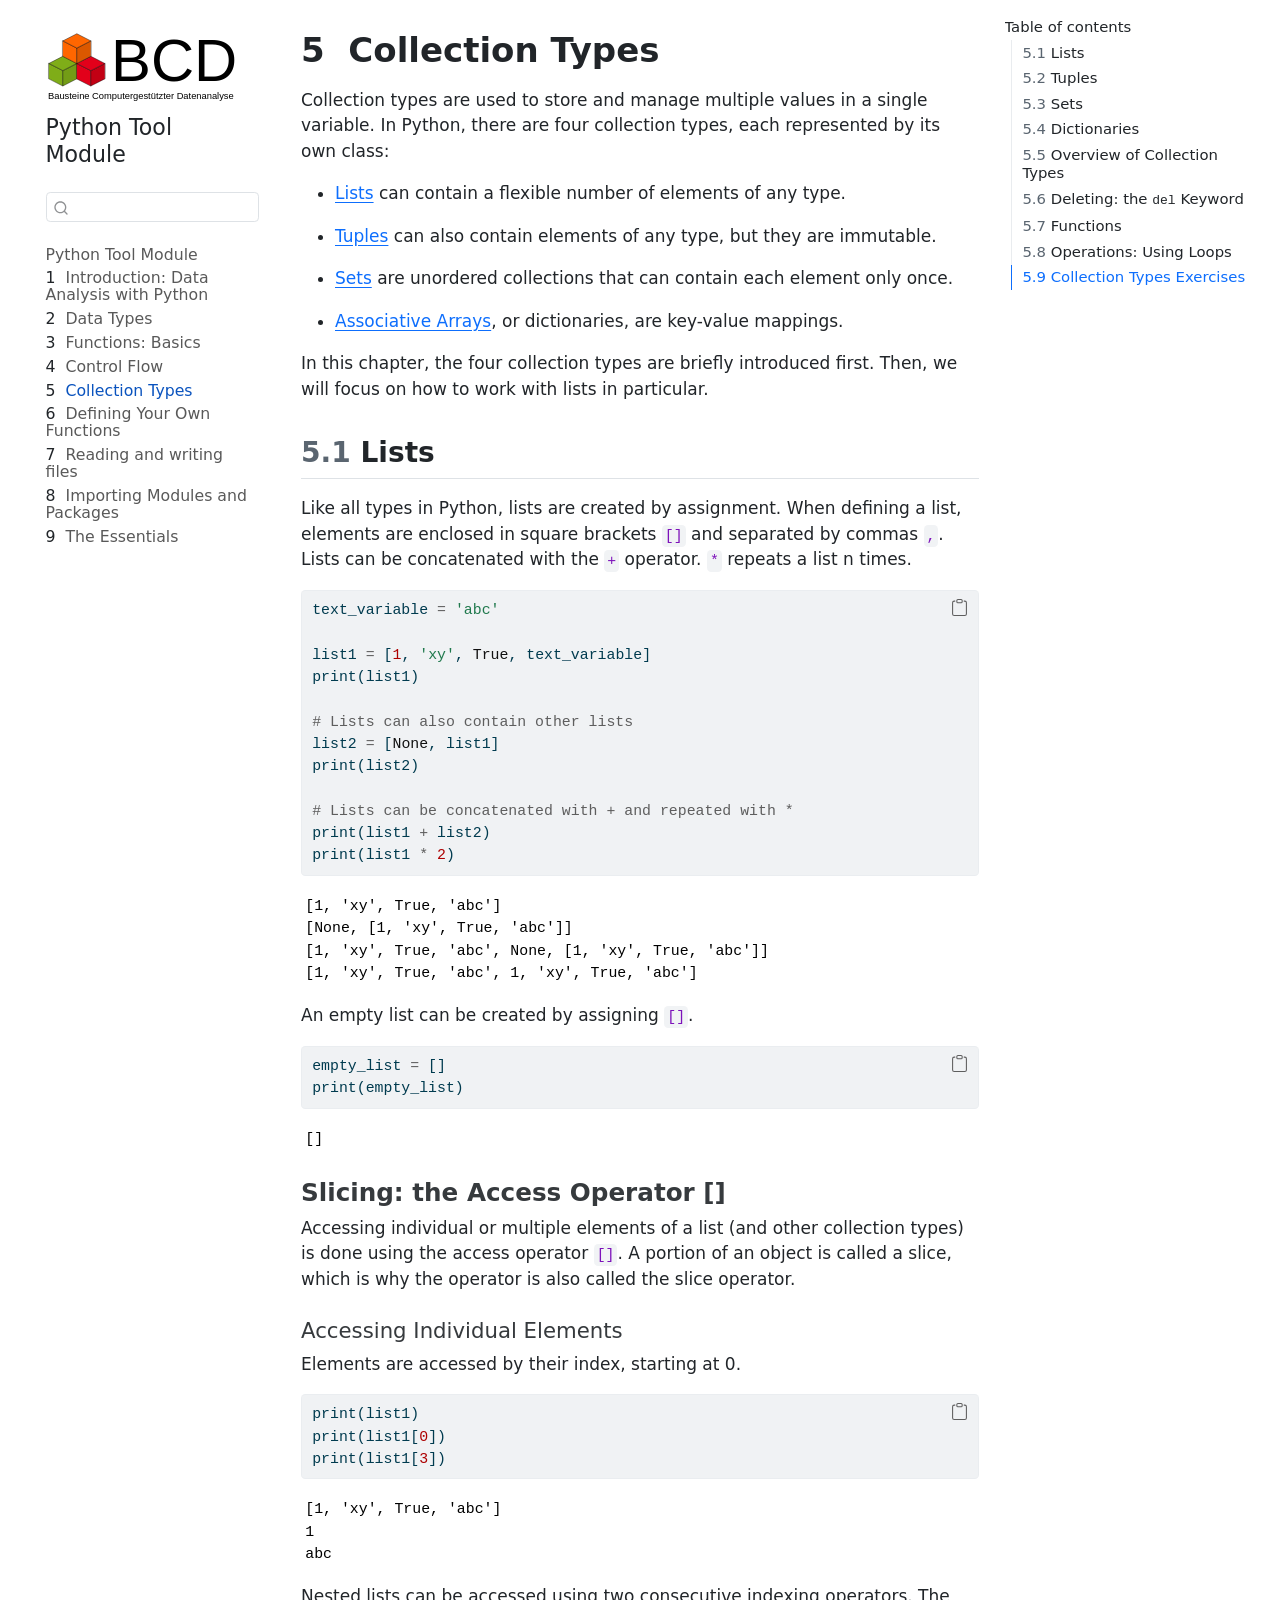
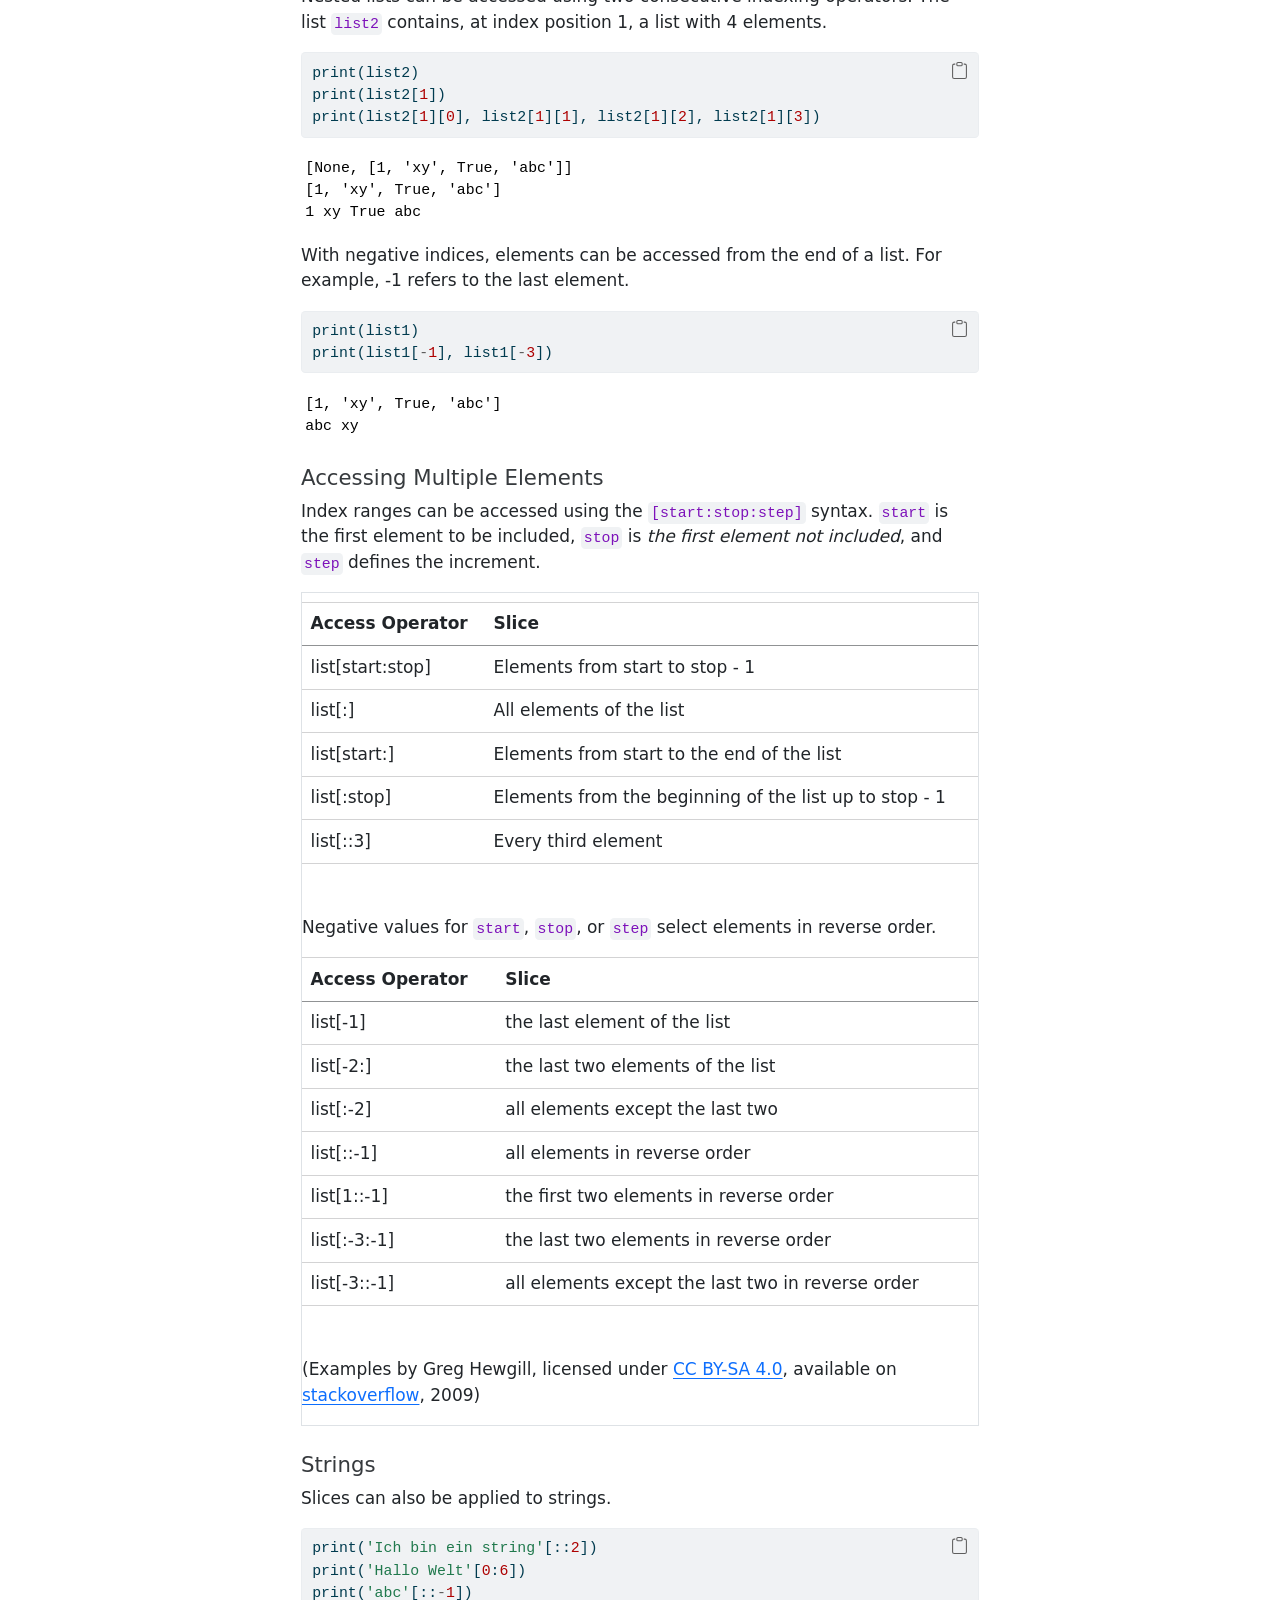
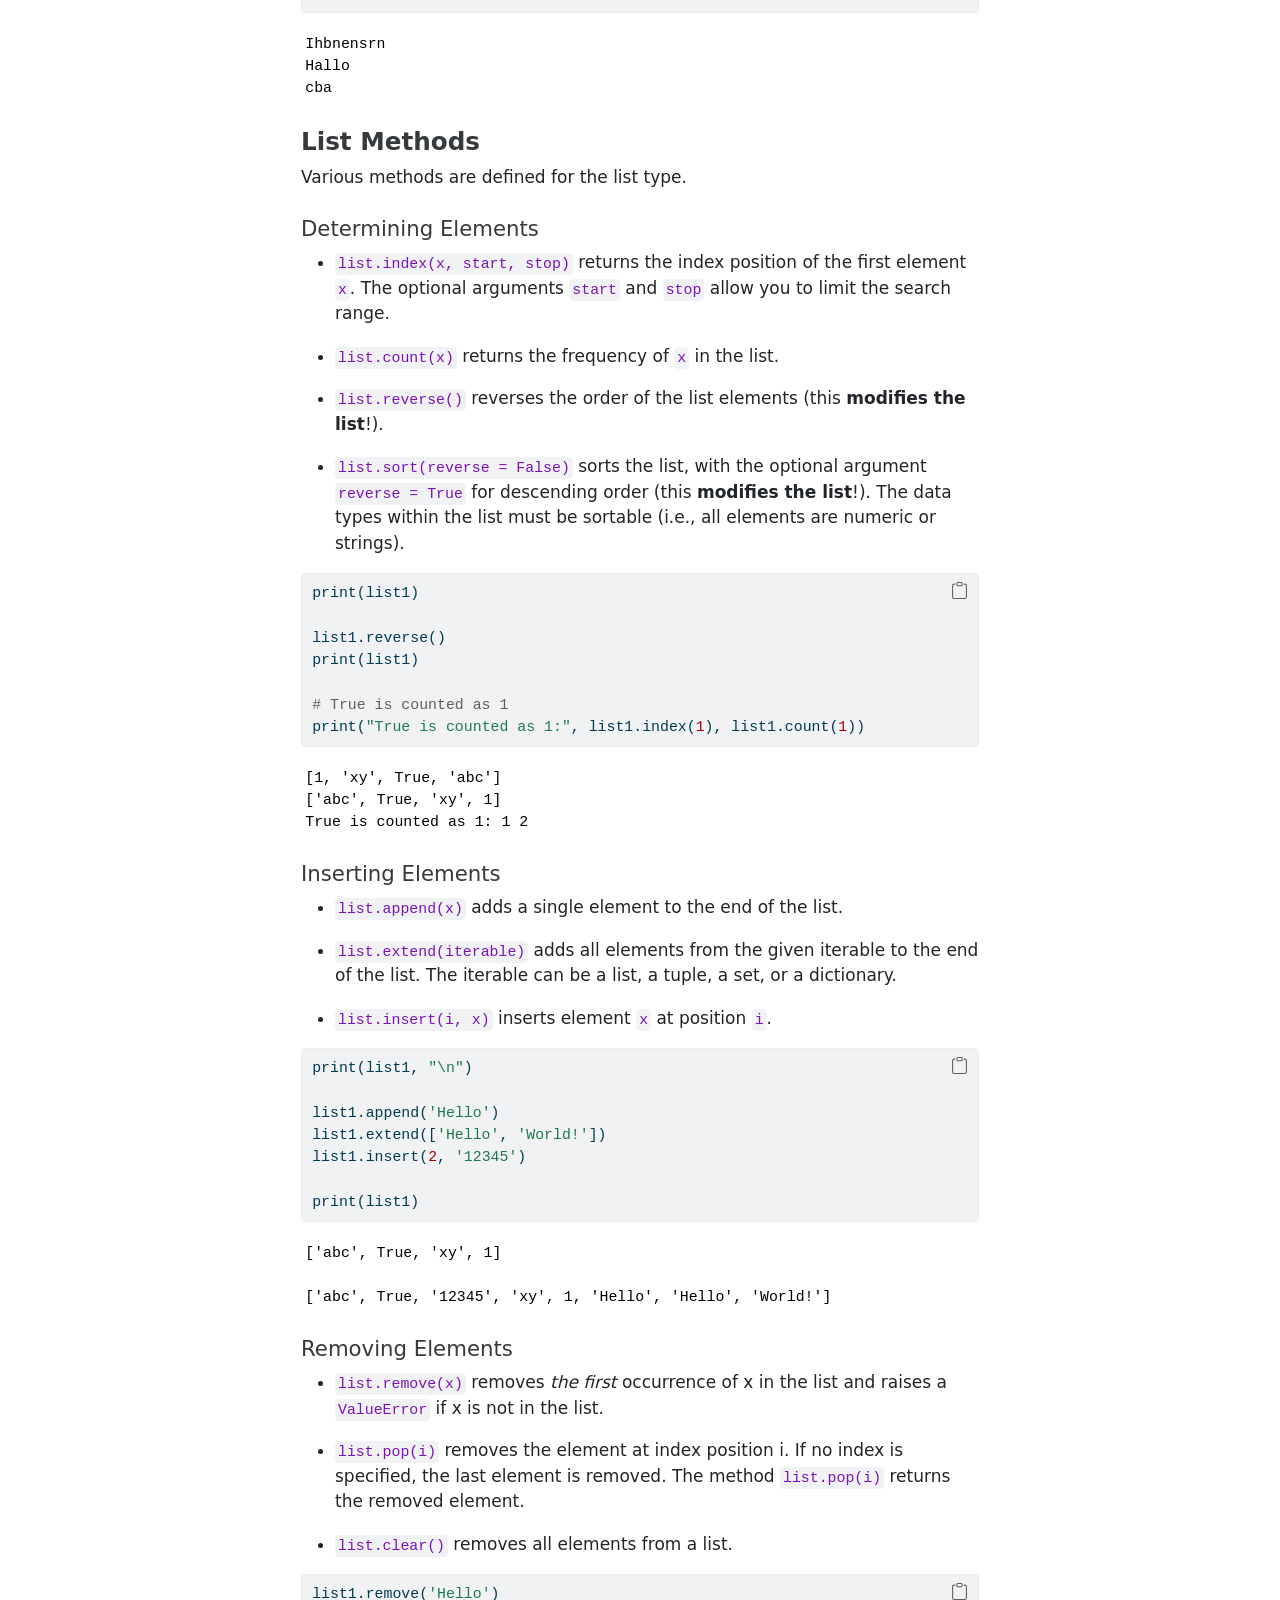
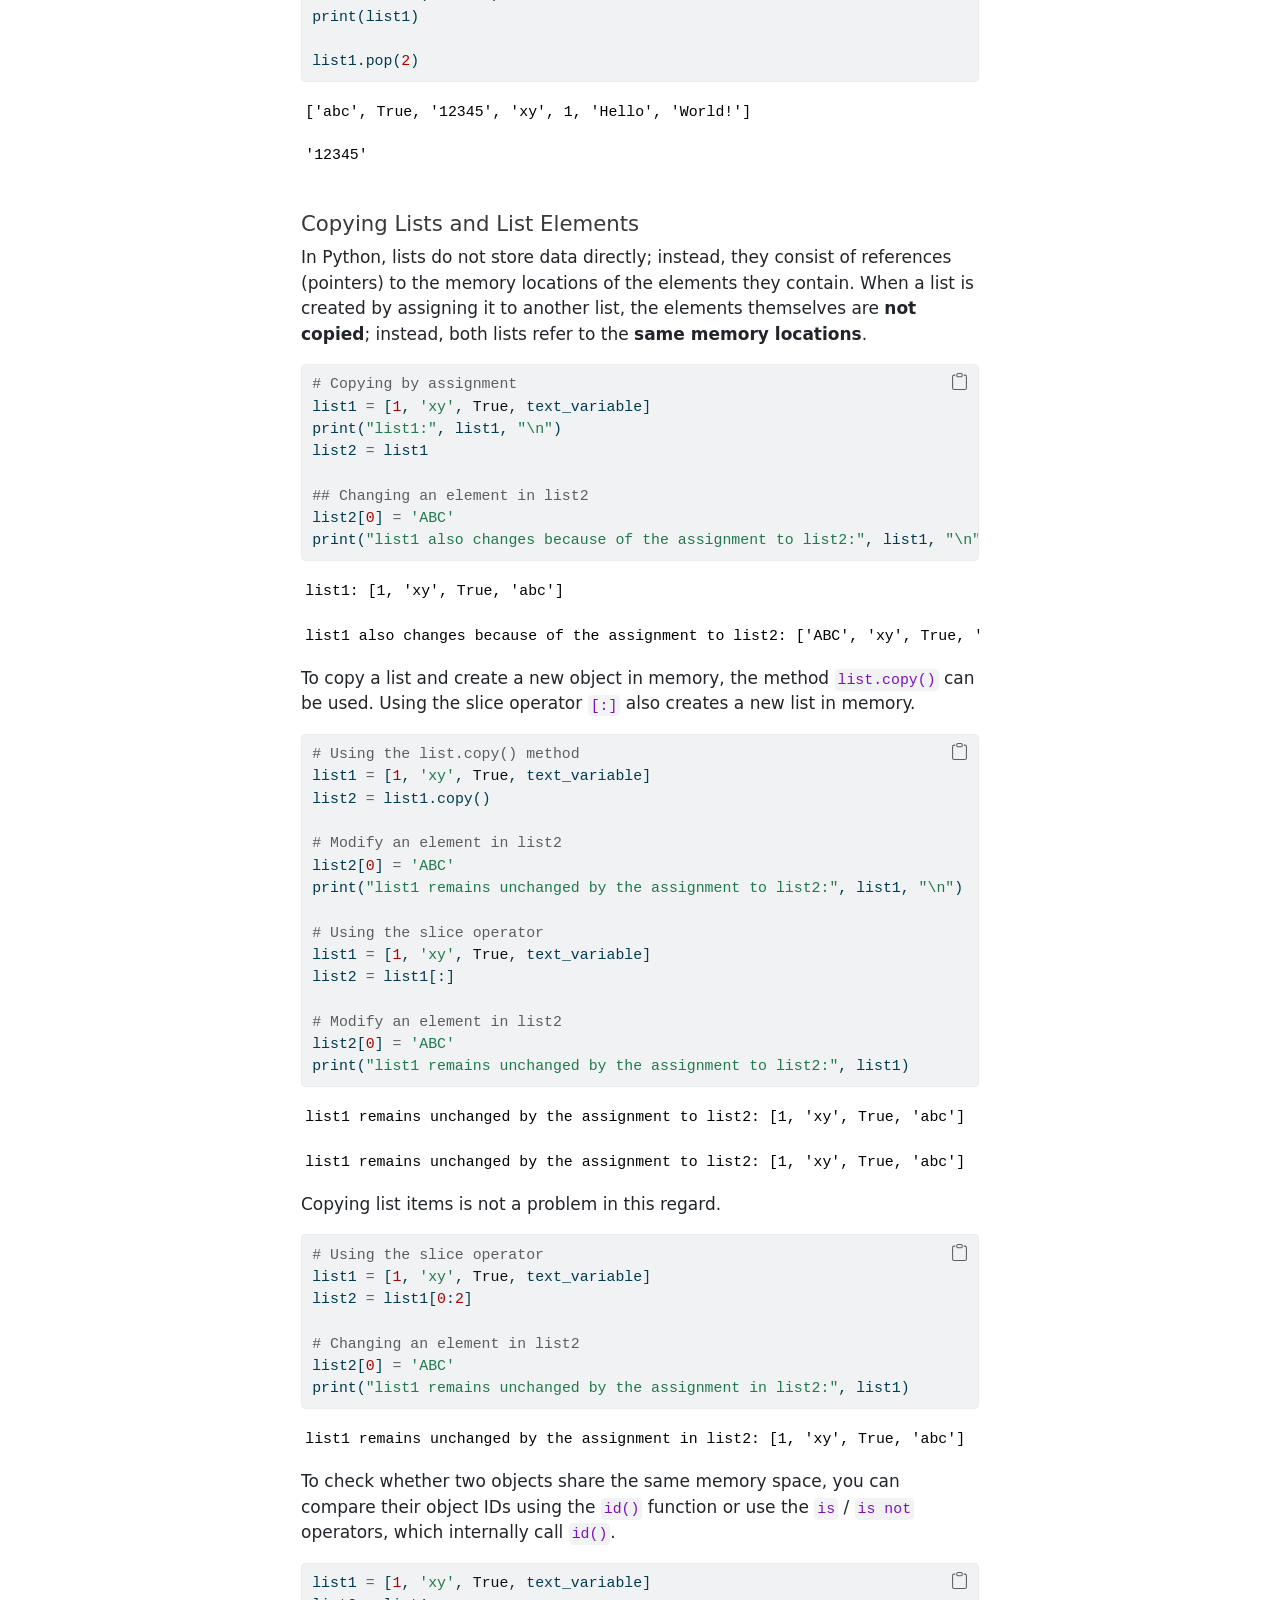
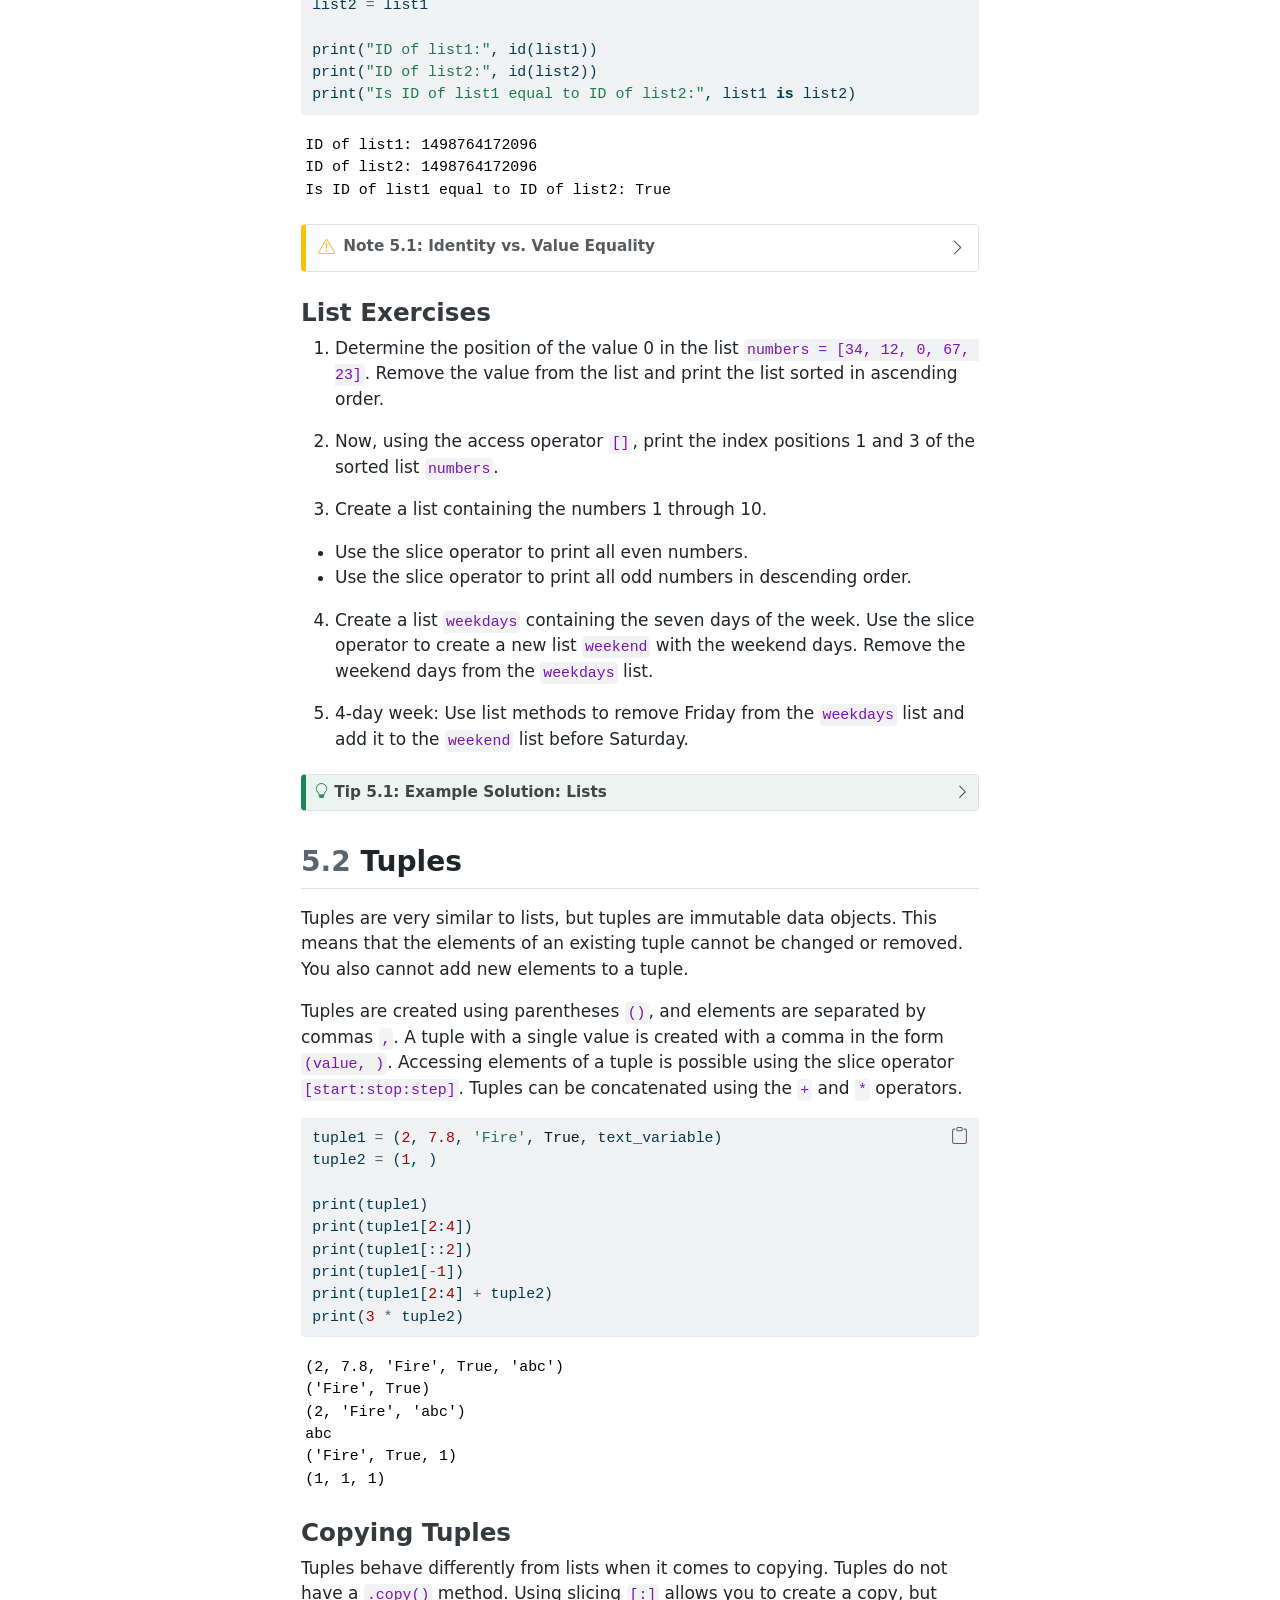
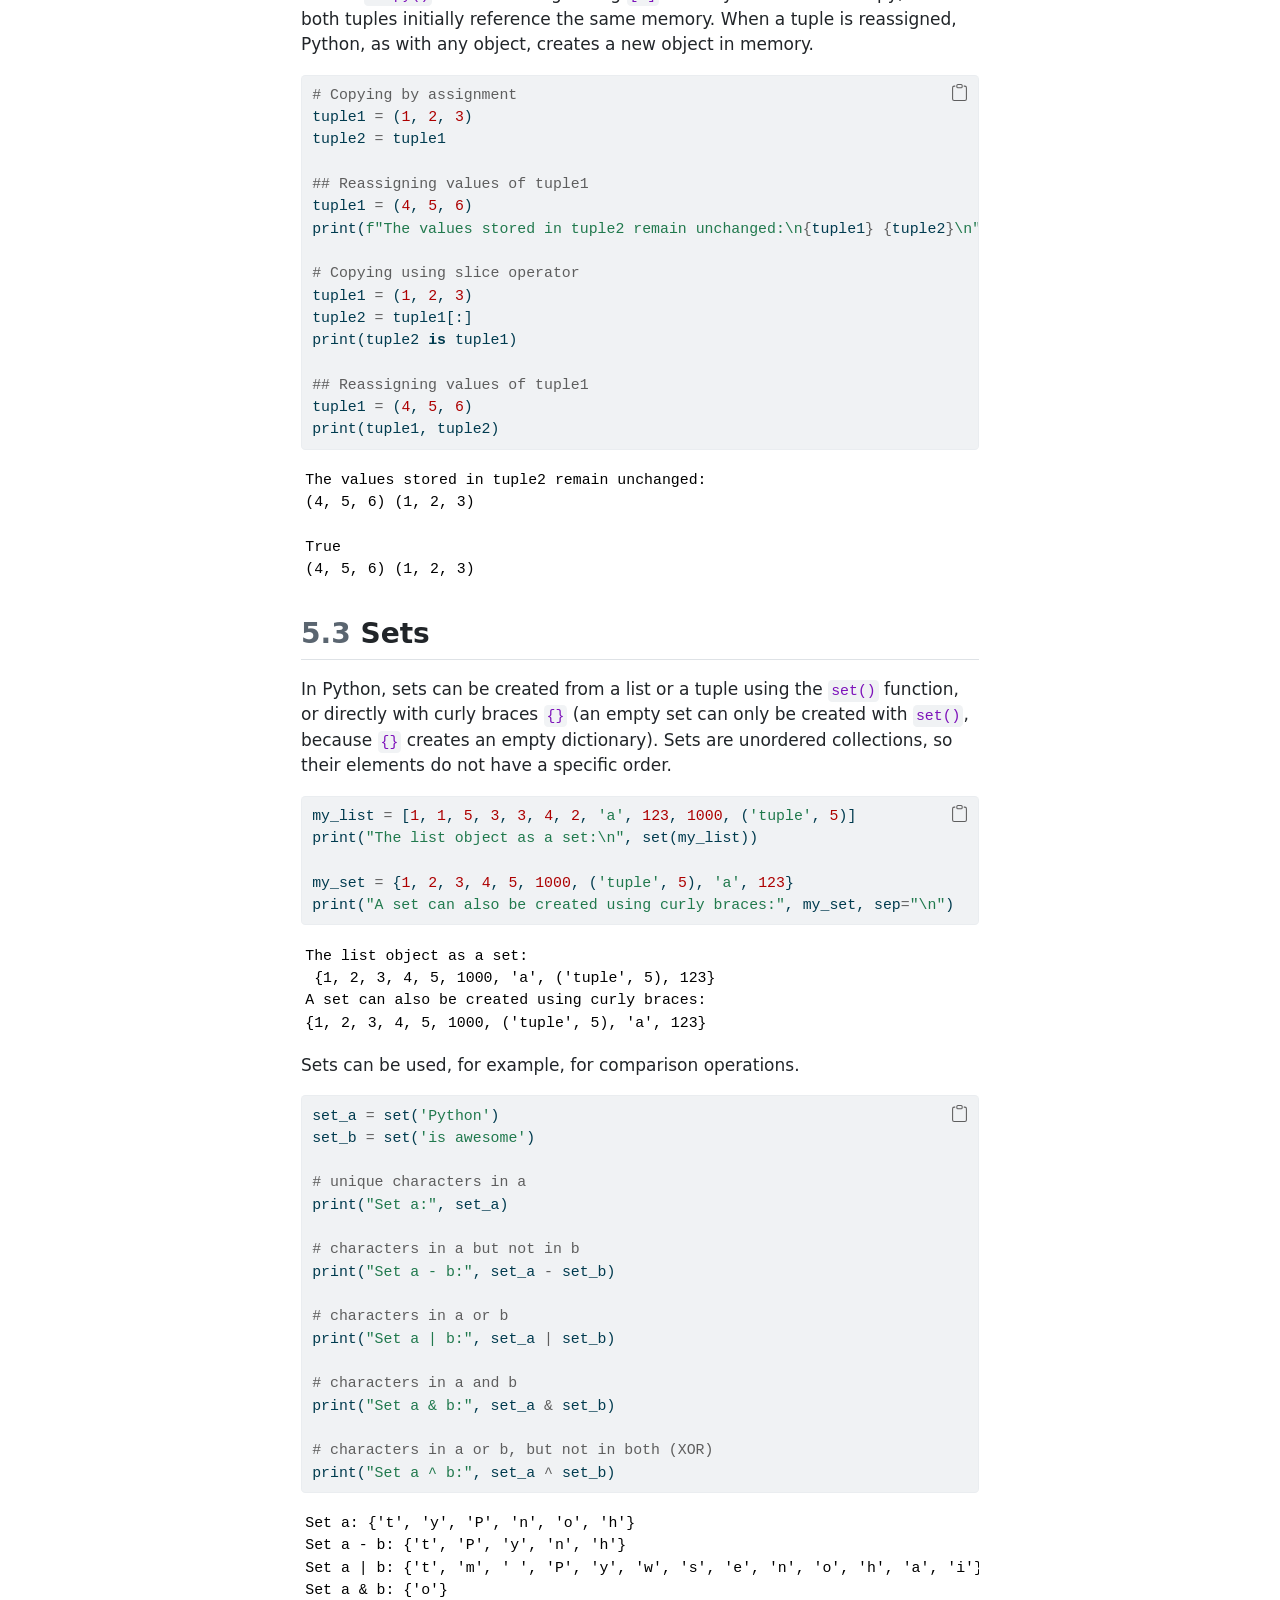
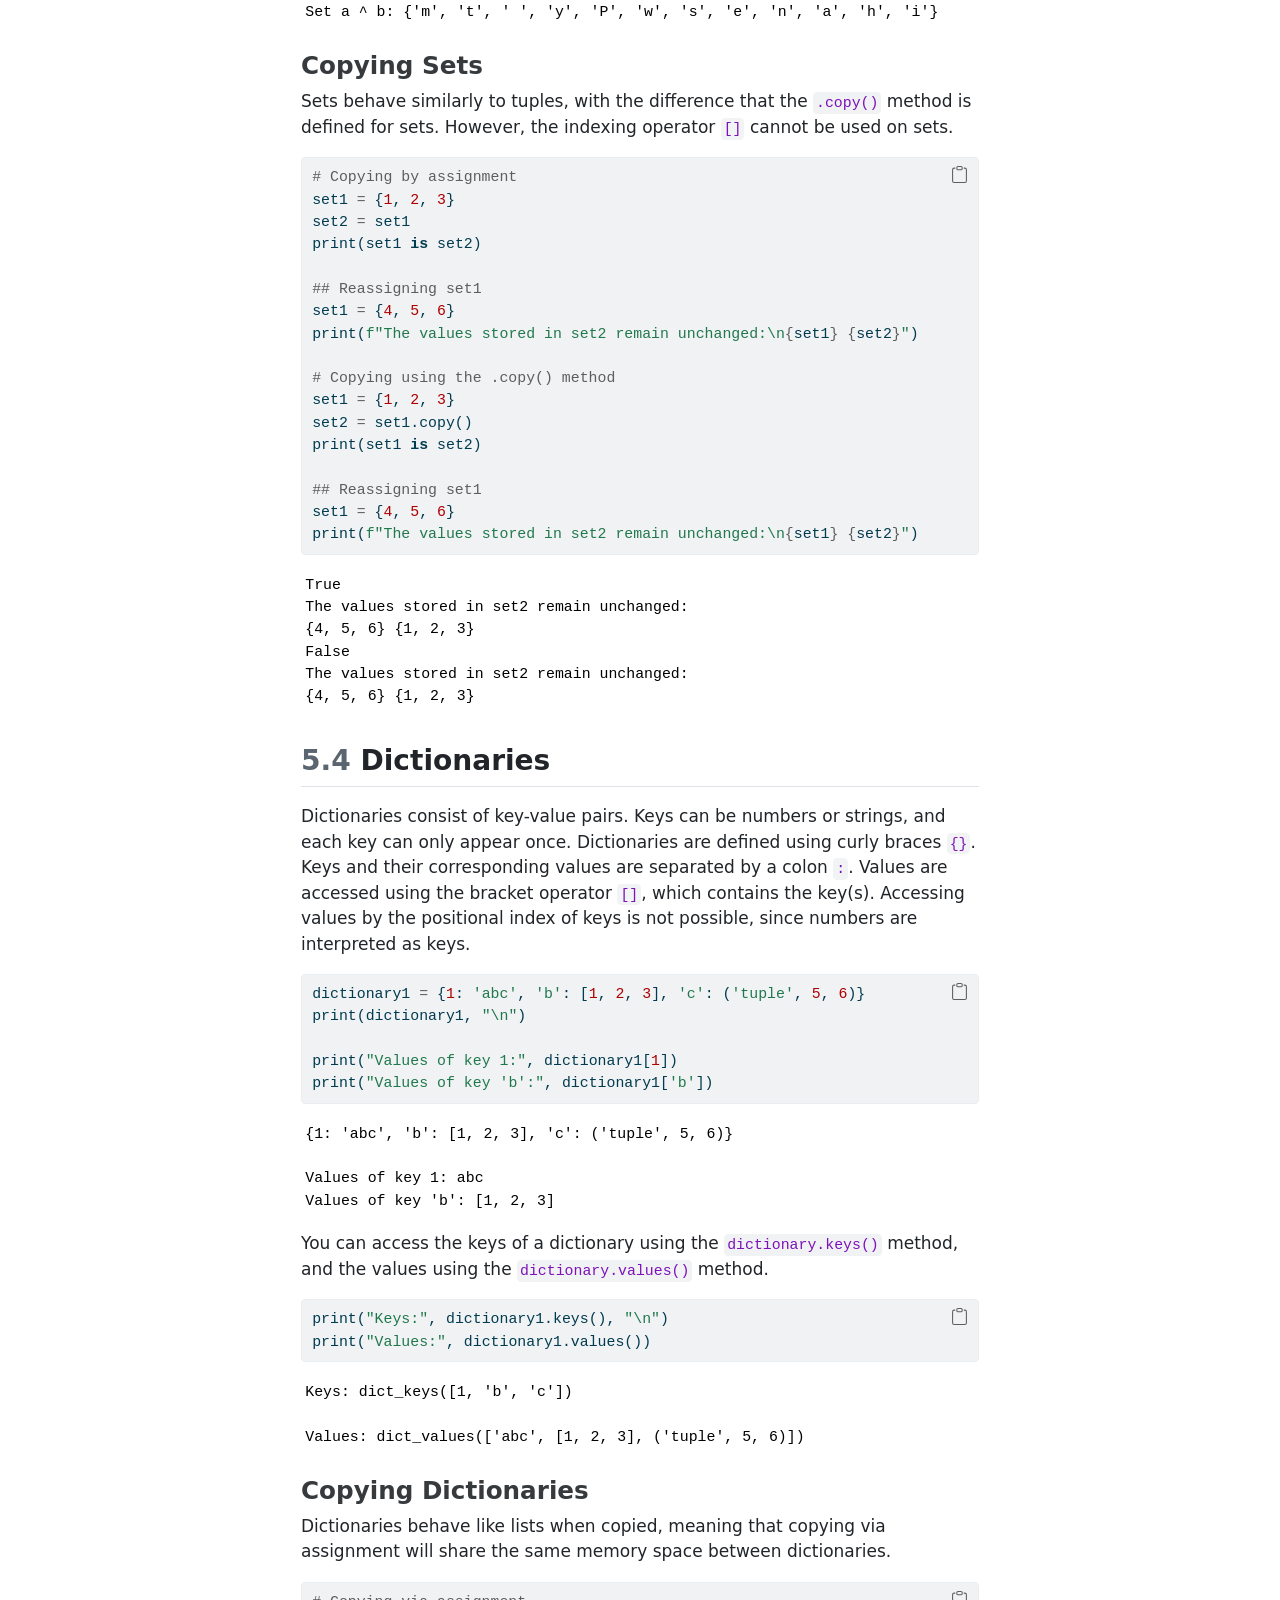
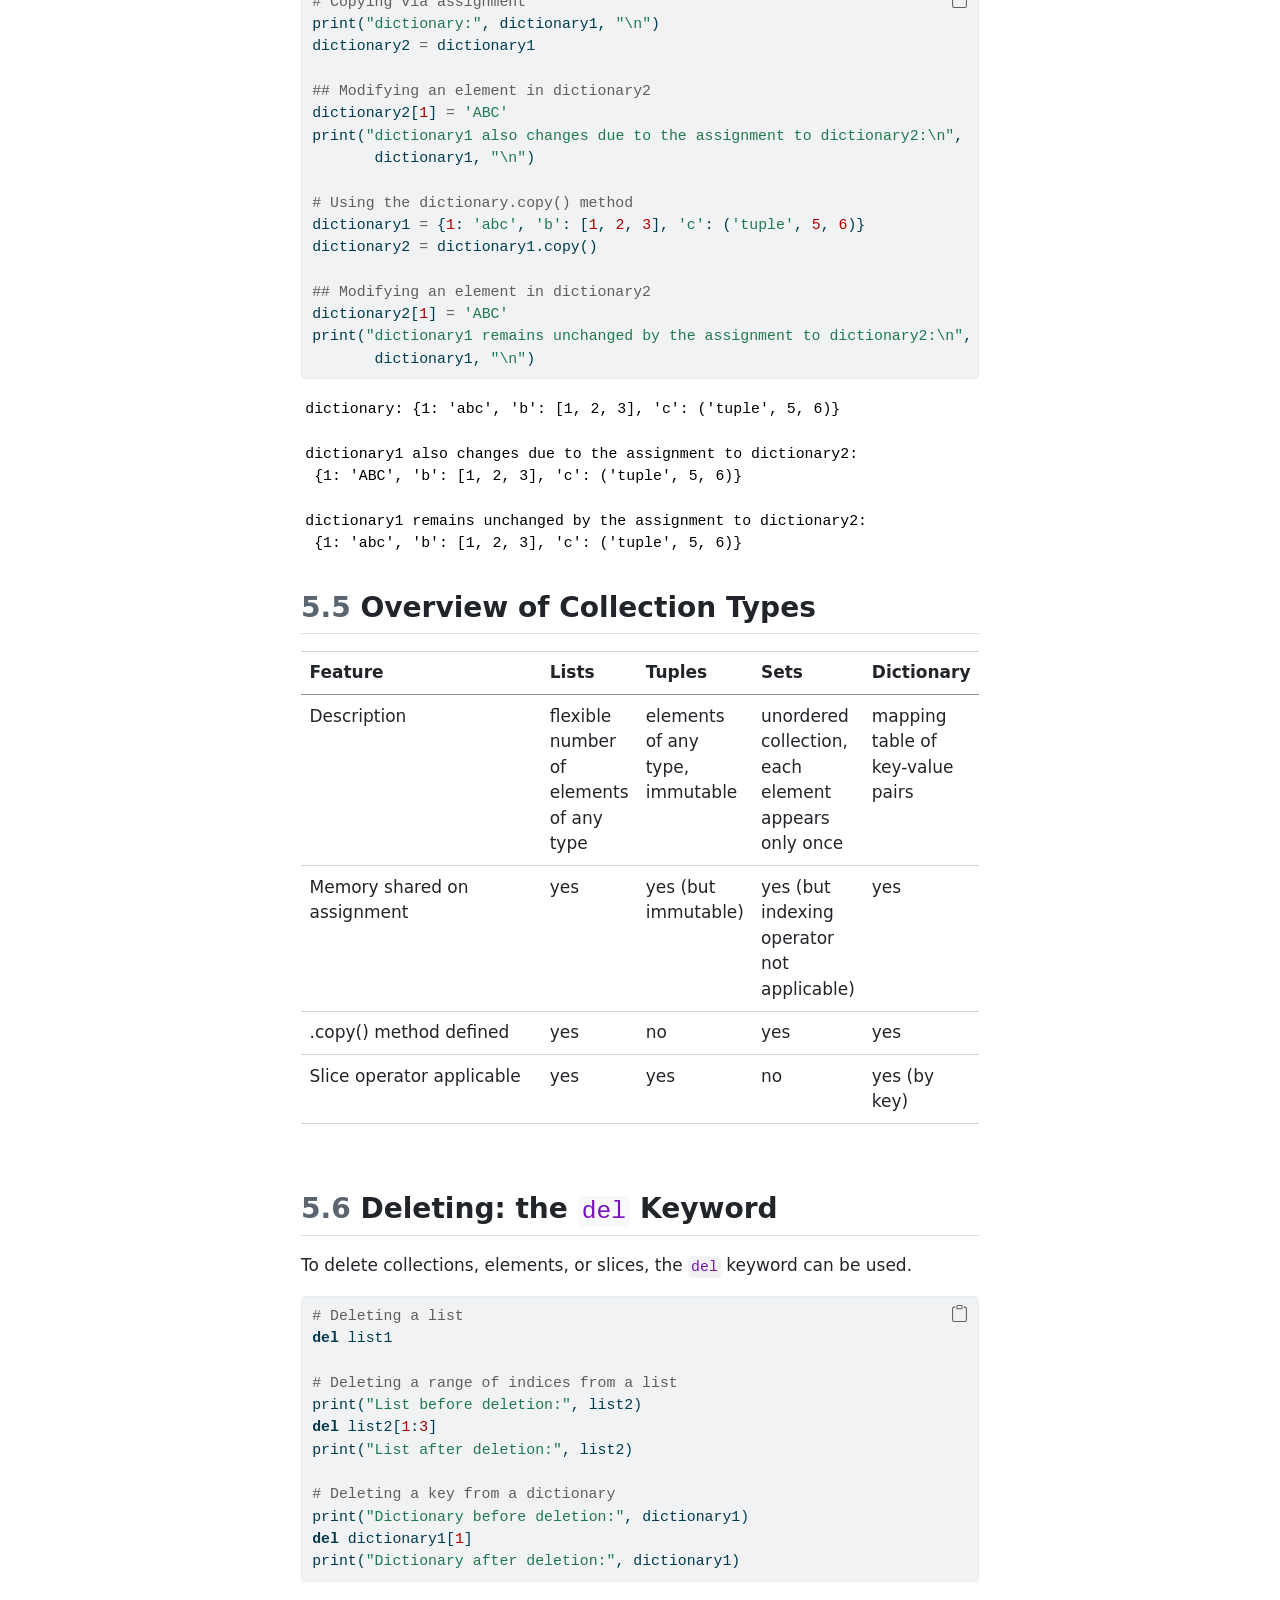
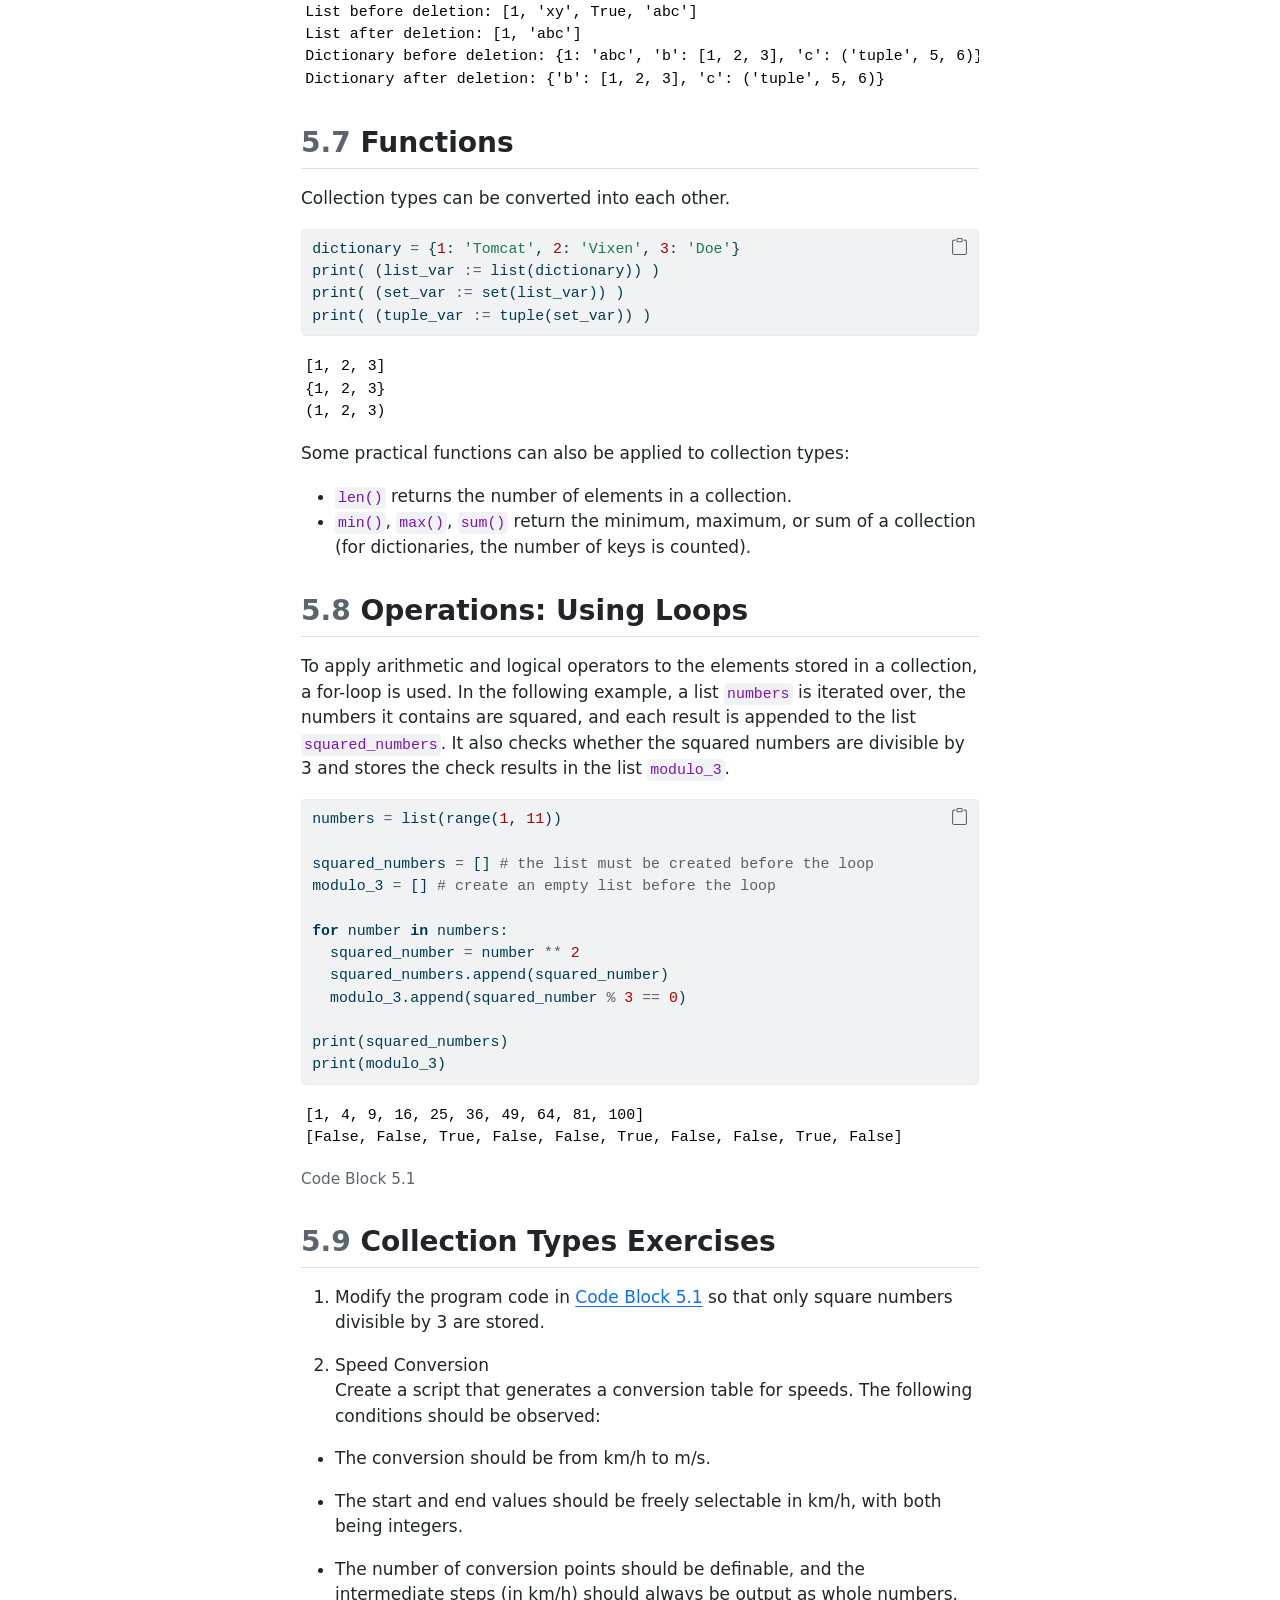
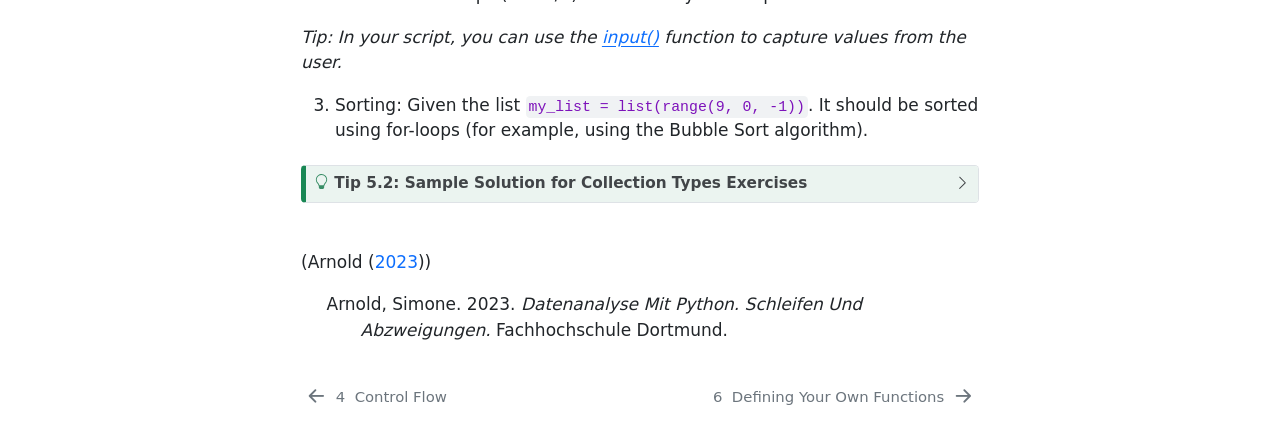
<file: output/book/skript/sammeltypen.html>
<!DOCTYPE html>
<html xmlns="http://www.w3.org/1999/xhtml" lang="en" xml:lang="en"><head>

<meta charset="utf-8">
<meta name="generator" content="quarto-1.10.18">

<meta name="viewport" content="width=device-width, initial-scale=1.0, user-scalable=yes">


<title>5&nbsp; Collection Types – Bausteine Computergestützter Datenanalyse</title>
<style>
/* Default styles provided by pandoc.
** See https://pandoc.org/MANUAL.html#variables-for-html for config info.
*/
span.smallcaps{font-variant: small-caps;}
div.columns{display: flex; gap: 1.5em;}
div.column{flex: auto;}
@media screen {
div.columns{gap: min(4vw, 1.5em);}
div.column{overflow-x: auto;}
}
div.hanging-indent{margin-left: 1.5em; text-indent: -1.5em;}
ul.task-list{list-style: none;}
ul.task-list li input[type="checkbox"] {
  width: 0.8em;
  margin: 0 0.8em 0.2em -1em; /* quarto-specific, see https://github.com/quarto-dev/quarto-cli/issues/4556 */ 
  vertical-align: middle;
}
/* CSS for syntax highlighting */
html { -webkit-text-size-adjust: 100%; }
pre > code.sourceCode { white-space: pre; position: relative; }
pre > code.sourceCode > span { display: inline-block; line-height: 1.25; }
pre > code.sourceCode > span:empty { height: 1.2em; }
.sourceCode { overflow: visible; }
code.sourceCode > span { color: inherit; text-decoration: inherit; }
div.sourceCode { margin: 1em 0; }
pre.sourceCode { margin: 0; }
@media screen {
div.sourceCode { overflow: auto; }
}
@media print {
pre > code.sourceCode { white-space: pre-wrap; }
pre > code.sourceCode > span { text-indent: -5em; padding-left: 5em; }
}
pre.numberSource code
  { counter-reset: source-line 0; }
pre.numberSource code > span
  { position: relative; left: -4em; counter-increment: source-line; }
pre.numberSource code > span > a:first-child::before
  { content: counter(source-line);
    position: relative; left: -1em; text-align: right; vertical-align: baseline;
    border: none; display: inline-block;
    -webkit-touch-callout: none; -webkit-user-select: none;
    -khtml-user-select: none; -moz-user-select: none;
    -ms-user-select: none; user-select: none;
    padding: 0 4px; width: 4em;
  }
pre.numberSource { margin-left: 3em;  padding-left: 4px; }
div.sourceCode
  {   }
@media screen {
pre > code.sourceCode > span > a:first-child::before { text-decoration: underline; }
}
/* CSS for citations */
div.csl-bib-body { }
div.csl-entry {
  clear: both;
}
.hanging-indent div.csl-entry {
  margin-left:2em;
  text-indent:-2em;
}
div.csl-left-margin {
  min-width:2em;
  float:left;
}
div.csl-right-inline {
  margin-left:2em;
  padding-left:1em;
}
div.csl-indent {
  margin-left: 2em;
}</style>


<script src="../site_libs/quarto-nav/quarto-nav.js"></script>
<script src="../site_libs/quarto-nav/headroom.min.js"></script>
<script src="../site_libs/clipboard/clipboard.min.js"></script>
<script src="../site_libs/quarto-search/autocomplete.umd.js"></script>
<script src="../site_libs/quarto-search/fuse.min.js"></script>
<script src="../site_libs/quarto-search/quarto-search.js"></script>
<meta name="quarto:offset" content="../">
<link href="../skript/funktionen-definieren.html" rel="next">
<link href="../skript/flusskontrolle.html" rel="prev">
<script src="../site_libs/quarto-html/quarto.js" type="module"></script>
<script src="../site_libs/quarto-html/tabsets/tabsets.js" type="module"></script>
<script src="../site_libs/quarto-html/popper.min.js"></script>
<script src="../site_libs/quarto-html/tippy.umd.min.js"></script>
<script src="../site_libs/quarto-html/anchor.min.js"></script>
<link href="../site_libs/quarto-html/tippy.css" rel="stylesheet">
<link href="../site_libs/quarto-html/quarto-syntax-highlighting-64a204ab8560d761af7679ceaba22944.css" rel="stylesheet" id="quarto-text-highlighting-styles">
<script src="../site_libs/bootstrap/bootstrap.min.js"></script>
<link href="../site_libs/bootstrap/bootstrap-icons.css" rel="stylesheet">
<link href="../site_libs/bootstrap/bootstrap-41d1ed59529443dc312b46011c211845.min.css" rel="stylesheet" append-hash="true" id="quarto-bootstrap" data-mode="light">
<script id="quarto-search-options" type="application/json">{
  "location": "sidebar",
  "copy-button": false,
  "collapse-after": 3,
  "panel-placement": "start",
  "type": "textbox",
  "limit": 50,
  "keyboard-shortcut": [
    "f",
    "/",
    "s"
  ],
  "show-item-context": false,
  "language": {
    "search-no-results-text": "No results",
    "search-matching-documents-text": "matching documents",
    "search-copy-link-title": "Copy link to search",
    "search-hide-matches-text": "Hide additional matches",
    "search-more-match-text": "more match in this document",
    "search-more-matches-text": "more matches in this document",
    "search-clear-button-title": "Clear",
    "search-text-placeholder": "",
    "search-detached-cancel-button-title": "Cancel",
    "search-submit-button-title": "Submit",
    "search-label": "Search"
  }
}</script>
<link rel="shortcut icon" href="skript/00-bilder/favicon_bcd_new.svg">
<link rel="icon" type="image/x-icon" href="logo.ico">


</head>

<body class="nav-sidebar floating quarto-light">

<div id="quarto-search-results"></div>
  <header id="quarto-header" class="headroom fixed-top">
  <nav class="quarto-secondary-nav">
    <div class="container-fluid d-flex">
      <button type="button" class="quarto-btn-toggle btn" data-bs-toggle="collapse" role="button" data-bs-target=".quarto-sidebar-collapse-item" aria-controls="quarto-sidebar" aria-expanded="false" aria-label="Toggle sidebar navigation" onclick="if (window.quartoToggleHeadroom) { window.quartoToggleHeadroom(); }">
        <i class="bi bi-layout-text-sidebar-reverse"></i>
      </button>
        <nav class="quarto-page-breadcrumbs" aria-label="breadcrumb"><ol class="breadcrumb"><li class="breadcrumb-item"><a href="../skript/sammeltypen.html"><span class="chapter-number">5</span>&nbsp; <span class="chapter-title">Collection Types</span></a></li></ol></nav>
        <a class="flex-grow-1" role="navigation" data-bs-toggle="collapse" data-bs-target=".quarto-sidebar-collapse-item" aria-controls="quarto-sidebar" aria-expanded="false" aria-label="Toggle sidebar navigation" onclick="if (window.quartoToggleHeadroom) { window.quartoToggleHeadroom(); }">      
        </a>
      <button type="button" class="btn quarto-search-button" aria-label="Search" onclick="window.quartoOpenSearch();">
        <i class="bi bi-search"></i>
      </button>
    </div>
  </nav>
</header>
<!-- content -->
<div id="quarto-content" class="quarto-container page-columns page-rows-contents page-layout-article">
<!-- sidebar -->
  <nav id="quarto-sidebar" class="sidebar collapse collapse-horizontal quarto-sidebar-collapse-item sidebar-navigation floating overflow-auto">
    <div class="pt-lg-2 mt-2 text-left sidebar-header sidebar-header-stacked">
      <a href="../index.html" class="sidebar-logo-link">
      <img src="../skript/00-bilder/logo_with_text_new.svg" alt="" class="sidebar-logo light-content py-0 d-lg-inline d-none">
      <img src="../skript/00-bilder/logo_with_text_new.svg" alt="" class="sidebar-logo dark-content py-0 d-lg-inline d-none">
      </a>
    <div class="sidebar-title mb-0 py-0">
      <a href="../">Python Tool Module</a> 
    </div>
      </div>
        <div class="mt-2 flex-shrink-0 align-items-center">
        <div class="sidebar-search">
        <div id="quarto-search" class="" title="Search"></div>
        </div>
        </div>
    <div class="sidebar-menu-container"> 
    <ul class="list-unstyled mt-1">
        <li class="sidebar-item">
  <div class="sidebar-item-container"> 
  <a href="../index.html" class="sidebar-item-text sidebar-link">
 <span class="menu-text">Python Tool Module</span></a>
  </div>
</li>
        <li class="sidebar-item">
  <div class="sidebar-item-container"> 
  <a href="../skript/einleitung.html" class="sidebar-item-text sidebar-link">
 <span class="menu-text"><span class="chapter-number">1</span>&nbsp; <span class="chapter-title">Introduction: Data Analysis with Python</span></span></a>
  </div>
</li>
        <li class="sidebar-item">
  <div class="sidebar-item-container"> 
  <a href="../skript/datentypen.html" class="sidebar-item-text sidebar-link">
 <span class="menu-text"><span class="chapter-number">2</span>&nbsp; <span class="chapter-title">Data Types</span></span></a>
  </div>
</li>
        <li class="sidebar-item">
  <div class="sidebar-item-container"> 
  <a href="../skript/funktionen.html" class="sidebar-item-text sidebar-link">
 <span class="menu-text"><span class="chapter-number">3</span>&nbsp; <span class="chapter-title">Functions: Basics</span></span></a>
  </div>
</li>
        <li class="sidebar-item">
  <div class="sidebar-item-container"> 
  <a href="../skript/flusskontrolle.html" class="sidebar-item-text sidebar-link">
 <span class="menu-text"><span class="chapter-number">4</span>&nbsp; <span class="chapter-title">Control Flow</span></span></a>
  </div>
</li>
        <li class="sidebar-item">
  <div class="sidebar-item-container"> 
  <a href="../skript/sammeltypen.html" class="sidebar-item-text sidebar-link active">
 <span class="menu-text"><span class="chapter-number">5</span>&nbsp; <span class="chapter-title">Collection Types</span></span></a>
  </div>
</li>
        <li class="sidebar-item">
  <div class="sidebar-item-container"> 
  <a href="../skript/funktionen-definieren.html" class="sidebar-item-text sidebar-link">
 <span class="menu-text"><span class="chapter-number">6</span>&nbsp; <span class="chapter-title">Defining Your Own Functions</span></span></a>
  </div>
</li>
        <li class="sidebar-item">
  <div class="sidebar-item-container"> 
  <a href="../skript/dateien-lesen-und-schreiben.html" class="sidebar-item-text sidebar-link">
 <span class="menu-text"><span class="chapter-number">7</span>&nbsp; <span class="chapter-title">Reading and writing files</span></span></a>
  </div>
</li>
        <li class="sidebar-item">
  <div class="sidebar-item-container"> 
  <a href="../skript/module-und-pakete-importieren.html" class="sidebar-item-text sidebar-link">
 <span class="menu-text"><span class="chapter-number">8</span>&nbsp; <span class="chapter-title">Importing Modules and Packages</span></span></a>
  </div>
</li>
        <li class="sidebar-item">
  <div class="sidebar-item-container"> 
  <a href="../skript/daswichtigste.html" class="sidebar-item-text sidebar-link">
 <span class="menu-text"><span class="chapter-number">9</span>&nbsp; <span class="chapter-title">The Essentials</span></span></a>
  </div>
</li>
    </ul>
    </div>
</nav>
<div id="quarto-sidebar-glass" class="quarto-sidebar-collapse-item" data-bs-toggle="collapse" data-bs-target=".quarto-sidebar-collapse-item"></div>
<!-- margin-sidebar -->
    <div id="quarto-margin-sidebar" class="sidebar margin-sidebar">
        <nav id="TOC" role="doc-toc" class="toc-active">
    <h2 id="toc-title">Table of contents</h2>
   
  <ul>
  <li><a href="#lists" id="toc-lists" class="nav-link active" data-scroll-target="#lists"><span class="header-section-number">5.1</span> Lists</a>
  <ul class="collapse">
  <li><a href="#slicing-the-access-operator" id="toc-slicing-the-access-operator" class="nav-link" data-scroll-target="#slicing-the-access-operator">Slicing: the Access Operator []</a></li>
  <li><a href="#list-methods" id="toc-list-methods" class="nav-link" data-scroll-target="#list-methods">List Methods</a></li>
  <li><a href="#list-exercises" id="toc-list-exercises" class="nav-link" data-scroll-target="#list-exercises">List Exercises</a></li>
  </ul></li>
  <li><a href="#tuples" id="toc-tuples" class="nav-link" data-scroll-target="#tuples"><span class="header-section-number">5.2</span> Tuples</a>
  <ul class="collapse">
  <li><a href="#copying-tuples" id="toc-copying-tuples" class="nav-link" data-scroll-target="#copying-tuples">Copying Tuples</a></li>
  </ul></li>
  <li><a href="#sets" id="toc-sets" class="nav-link" data-scroll-target="#sets"><span class="header-section-number">5.3</span> Sets</a>
  <ul class="collapse">
  <li><a href="#copying-sets" id="toc-copying-sets" class="nav-link" data-scroll-target="#copying-sets">Copying Sets</a></li>
  </ul></li>
  <li><a href="#dictionaries" id="toc-dictionaries" class="nav-link" data-scroll-target="#dictionaries"><span class="header-section-number">5.4</span> Dictionaries</a>
  <ul class="collapse">
  <li><a href="#copying-dictionaries" id="toc-copying-dictionaries" class="nav-link" data-scroll-target="#copying-dictionaries">Copying Dictionaries</a></li>
  </ul></li>
  <li><a href="#overview-of-collection-types" id="toc-overview-of-collection-types" class="nav-link" data-scroll-target="#overview-of-collection-types"><span class="header-section-number">5.5</span> Overview of Collection Types</a></li>
  <li><a href="#deleting-the-del-keyword" id="toc-deleting-the-del-keyword" class="nav-link" data-scroll-target="#deleting-the-del-keyword"><span class="header-section-number">5.6</span> Deleting: the <code>del</code> Keyword</a></li>
  <li><a href="#functions" id="toc-functions" class="nav-link" data-scroll-target="#functions"><span class="header-section-number">5.7</span> Functions</a></li>
  <li><a href="#operations-using-loops" id="toc-operations-using-loops" class="nav-link" data-scroll-target="#operations-using-loops"><span class="header-section-number">5.8</span> Operations: Using Loops</a></li>
  <li><a href="#collection-types-exercises" id="toc-collection-types-exercises" class="nav-link" data-scroll-target="#collection-types-exercises"><span class="header-section-number">5.9</span> Collection Types Exercises</a></li>
  </ul>
</nav>
    </div>
<!-- main -->
<main class="content" id="quarto-document-content">

<header id="title-block-header" class="quarto-title-block default">
<div class="quarto-title">
<h1 class="title"><span class="chapter-number">5</span>&nbsp; <span class="chapter-title">Collection Types</span></h1>
</div>



<div class="quarto-title-meta">

    
  
    
  </div>
  


</header>


<p>Collection types are used to store and manage multiple values in a single variable. In Python, there are four collection types, each represented by its own class:</p>
<ul>
<li><p><a href="https://en.wikipedia.org/wiki/List_(abstract_data_type)">Lists</a> can contain a flexible number of elements of any type.</p></li>
<li><p><a href="https://en.wikipedia.org/wiki/Tuple">Tuples</a> can also contain elements of any type, but they are immutable.</p></li>
<li><p><a href="https://en.wikipedia.org/wiki/Set_(abstract_data_type)">Sets</a> are unordered collections that can contain each element only once.</p></li>
<li><p><a href="https://en.wikipedia.org/wiki/Associative_array">Associative Arrays</a>, or dictionaries, are key-value mappings.</p></li>
</ul>
<p>In this chapter, the four collection types are briefly introduced first. Then, we will focus on how to work with lists in particular.</p>
<section id="lists" class="level2" data-number="5.1">
<h2 data-number="5.1" class="anchored" data-anchor-id="lists"><span class="header-section-number">5.1</span> Lists</h2>
<p>Like all types in Python, lists are created by assignment. When defining a list, elements are enclosed in square brackets <code>[]</code> and separated by commas <code>,</code>. Lists can be concatenated with the <code>+</code> operator. <code>*</code> repeats a list n times.</p>
<div id="55911fa5" class="cell" data-execution_count="1">
<div class="code-copy-outer-scaffold"><div class="sourceCode cell-code" id="cb1"><pre class="sourceCode python code-with-copy"><code class="sourceCode python"><span id="cb1-1"><a href="#cb1-1" aria-hidden="true" tabindex="-1"></a>text_variable <span class="op">=</span> <span class="st">'abc'</span></span>
<span id="cb1-2"><a href="#cb1-2" aria-hidden="true" tabindex="-1"></a></span>
<span id="cb1-3"><a href="#cb1-3" aria-hidden="true" tabindex="-1"></a>list1 <span class="op">=</span> [<span class="dv">1</span>, <span class="st">'xy'</span>, <span class="va">True</span>, text_variable]</span>
<span id="cb1-4"><a href="#cb1-4" aria-hidden="true" tabindex="-1"></a><span class="bu">print</span>(list1)</span>
<span id="cb1-5"><a href="#cb1-5" aria-hidden="true" tabindex="-1"></a></span>
<span id="cb1-6"><a href="#cb1-6" aria-hidden="true" tabindex="-1"></a><span class="co"># Lists can also contain other lists</span></span>
<span id="cb1-7"><a href="#cb1-7" aria-hidden="true" tabindex="-1"></a>list2 <span class="op">=</span> [<span class="va">None</span>, list1]</span>
<span id="cb1-8"><a href="#cb1-8" aria-hidden="true" tabindex="-1"></a><span class="bu">print</span>(list2)</span>
<span id="cb1-9"><a href="#cb1-9" aria-hidden="true" tabindex="-1"></a></span>
<span id="cb1-10"><a href="#cb1-10" aria-hidden="true" tabindex="-1"></a><span class="co"># Lists can be concatenated with + and repeated with *</span></span>
<span id="cb1-11"><a href="#cb1-11" aria-hidden="true" tabindex="-1"></a><span class="bu">print</span>(list1 <span class="op">+</span> list2)</span>
<span id="cb1-12"><a href="#cb1-12" aria-hidden="true" tabindex="-1"></a><span class="bu">print</span>(list1 <span class="op">*</span> <span class="dv">2</span>)</span></code></pre></div><button title="Copy to Clipboard" class="code-copy-button"><i class="bi"></i></button></div>
<div class="cell-output cell-output-stdout">
<pre><code>[1, 'xy', True, 'abc']
[None, [1, 'xy', True, 'abc']]
[1, 'xy', True, 'abc', None, [1, 'xy', True, 'abc']]
[1, 'xy', True, 'abc', 1, 'xy', True, 'abc']</code></pre>
</div>
</div>
<p>An empty list can be created by assigning <code>[]</code>.</p>
<div id="6b196e01" class="cell" data-execution_count="2">
<div class="code-copy-outer-scaffold"><div class="sourceCode cell-code" id="cb3"><pre class="sourceCode python code-with-copy"><code class="sourceCode python"><span id="cb3-1"><a href="#cb3-1" aria-hidden="true" tabindex="-1"></a>empty_list <span class="op">=</span> []</span>
<span id="cb3-2"><a href="#cb3-2" aria-hidden="true" tabindex="-1"></a><span class="bu">print</span>(empty_list)</span></code></pre></div><button title="Copy to Clipboard" class="code-copy-button"><i class="bi"></i></button></div>
<div class="cell-output cell-output-stdout">
<pre><code>[]</code></pre>
</div>
</div>
<section id="slicing-the-access-operator" class="level3">
<h3 class="anchored" data-anchor-id="slicing-the-access-operator">Slicing: the Access Operator []</h3>
<p>Accessing individual or multiple elements of a list (and other collection types) is done using the access operator <code>[]</code>. A portion of an object is called a slice, which is why the operator is also called the slice operator.</p>
<section id="accessing-individual-elements" class="level4">
<h4 class="anchored" data-anchor-id="accessing-individual-elements">Accessing Individual Elements</h4>
<p>Elements are accessed by their index, starting at 0.</p>
<div id="d832e83b" class="cell" data-execution_count="3">
<div class="code-copy-outer-scaffold"><div class="sourceCode cell-code" id="cb5"><pre class="sourceCode python code-with-copy"><code class="sourceCode python"><span id="cb5-1"><a href="#cb5-1" aria-hidden="true" tabindex="-1"></a><span class="bu">print</span>(list1)</span>
<span id="cb5-2"><a href="#cb5-2" aria-hidden="true" tabindex="-1"></a><span class="bu">print</span>(list1[<span class="dv">0</span>])</span>
<span id="cb5-3"><a href="#cb5-3" aria-hidden="true" tabindex="-1"></a><span class="bu">print</span>(list1[<span class="dv">3</span>])</span></code></pre></div><button title="Copy to Clipboard" class="code-copy-button"><i class="bi"></i></button></div>
<div class="cell-output cell-output-stdout">
<pre><code>[1, 'xy', True, 'abc']
1
abc</code></pre>
</div>
</div>
<p>Nested lists can be accessed using two consecutive indexing operators. The list <code>list2</code> contains, at index position 1, a list with 4 elements.</p>
<div id="2432a1ff" class="cell" data-execution_count="4">
<div class="code-copy-outer-scaffold"><div class="sourceCode cell-code" id="cb7"><pre class="sourceCode python code-with-copy"><code class="sourceCode python"><span id="cb7-1"><a href="#cb7-1" aria-hidden="true" tabindex="-1"></a><span class="bu">print</span>(list2)</span>
<span id="cb7-2"><a href="#cb7-2" aria-hidden="true" tabindex="-1"></a><span class="bu">print</span>(list2[<span class="dv">1</span>])</span>
<span id="cb7-3"><a href="#cb7-3" aria-hidden="true" tabindex="-1"></a><span class="bu">print</span>(list2[<span class="dv">1</span>][<span class="dv">0</span>], list2[<span class="dv">1</span>][<span class="dv">1</span>], list2[<span class="dv">1</span>][<span class="dv">2</span>], list2[<span class="dv">1</span>][<span class="dv">3</span>])</span></code></pre></div><button title="Copy to Clipboard" class="code-copy-button"><i class="bi"></i></button></div>
<div class="cell-output cell-output-stdout">
<pre><code>[None, [1, 'xy', True, 'abc']]
[1, 'xy', True, 'abc']
1 xy True abc</code></pre>
</div>
</div>
<p>With negative indices, elements can be accessed from the end of a list. For example, -1 refers to the last element.</p>
<div id="9df16b8f" class="cell" data-execution_count="5">
<div class="code-copy-outer-scaffold"><div class="sourceCode cell-code" id="cb9"><pre class="sourceCode python code-with-copy"><code class="sourceCode python"><span id="cb9-1"><a href="#cb9-1" aria-hidden="true" tabindex="-1"></a><span class="bu">print</span>(list1)</span>
<span id="cb9-2"><a href="#cb9-2" aria-hidden="true" tabindex="-1"></a><span class="bu">print</span>(list1[<span class="op">-</span><span class="dv">1</span>], list1[<span class="op">-</span><span class="dv">3</span>])</span></code></pre></div><button title="Copy to Clipboard" class="code-copy-button"><i class="bi"></i></button></div>
<div class="cell-output cell-output-stdout">
<pre><code>[1, 'xy', True, 'abc']
abc xy</code></pre>
</div>
</div>
</section>
<section id="accessing-multiple-elements" class="level4">
<h4 class="anchored" data-anchor-id="accessing-multiple-elements">Accessing Multiple Elements</h4>
<p>Index ranges can be accessed using the <code>[start:stop:step]</code> syntax. <code>start</code> is the first element to be included, <code>stop</code> is <em>the first element not included</em>, and <code>step</code> defines the increment.</p>
<div class="border">
<table class="table">
<thead>
<tr class="header">
<th>Access Operator</th>
<th>Slice</th>
</tr>
</thead>
<tbody>
<tr class="odd">
<td>list[start:stop]</td>
<td>Elements from start to stop - 1</td>
</tr>
<tr class="even">
<td>list[:]</td>
<td>All elements of the list</td>
</tr>
<tr class="odd">
<td>list[start:]</td>
<td>Elements from start to the end of the list</td>
</tr>
<tr class="even">
<td>list[:stop]</td>
<td>Elements from the beginning of the list up to stop - 1</td>
</tr>
<tr class="odd">
<td>list[::3]</td>
<td>Every third element</td>
</tr>
</tbody>
</table>
<p>&nbsp;</p>
<p>Negative values for <code>start</code>, <code>stop</code>, or <code>step</code> select elements in reverse order.</p>
<table class="table">
<thead>
<tr class="header">
<th>Access Operator</th>
<th>Slice</th>
</tr>
</thead>
<tbody>
<tr class="odd">
<td>list[-1]</td>
<td>the last element of the list</td>
</tr>
<tr class="even">
<td>list[-2:]</td>
<td>the last two elements of the list</td>
</tr>
<tr class="odd">
<td>list[:-2]</td>
<td>all elements except the last two</td>
</tr>
<tr class="even">
<td>list[::-1]</td>
<td>all elements in reverse order</td>
</tr>
<tr class="odd">
<td>list[1::-1]</td>
<td>the first two elements in reverse order</td>
</tr>
<tr class="even">
<td>list[:-3:-1]</td>
<td>the last two elements in reverse order</td>
</tr>
<tr class="odd">
<td>list[-3::-1]</td>
<td>all elements except the last two in reverse order</td>
</tr>
</tbody>
</table>
<p>&nbsp;</p>
<p>(Examples by Greg Hewgill, licensed under <a href="https://creativecommons.org/licenses/by-sa/4.0/deed.de">CC BY-SA 4.0</a>, available on <a href="https://stackoverflow.com/a/509295">stackoverflow</a>, 2009)</p>
</div>
</section>
<section id="strings" class="level4">
<h4 class="anchored" data-anchor-id="strings">Strings</h4>
<p>Slices can also be applied to strings.</p>
<div id="285871a4" class="cell" data-execution_count="6">
<div class="code-copy-outer-scaffold"><div class="sourceCode cell-code" id="cb11"><pre class="sourceCode python code-with-copy"><code class="sourceCode python"><span id="cb11-1"><a href="#cb11-1" aria-hidden="true" tabindex="-1"></a><span class="bu">print</span>(<span class="st">'Ich bin ein string'</span>[::<span class="dv">2</span>])</span>
<span id="cb11-2"><a href="#cb11-2" aria-hidden="true" tabindex="-1"></a><span class="bu">print</span>(<span class="st">'Hallo Welt'</span>[<span class="dv">0</span>:<span class="dv">6</span>])</span>
<span id="cb11-3"><a href="#cb11-3" aria-hidden="true" tabindex="-1"></a><span class="bu">print</span>(<span class="st">'abc'</span>[::<span class="op">-</span><span class="dv">1</span>])</span></code></pre></div><button title="Copy to Clipboard" class="code-copy-button"><i class="bi"></i></button></div>
<div class="cell-output cell-output-stdout">
<pre><code>Ihbnensrn
Hallo 
cba</code></pre>
</div>
</div>
</section>
</section>
<section id="list-methods" class="level3">
<h3 class="anchored" data-anchor-id="list-methods">List Methods</h3>
<p>Various methods are defined for the list type.</p>
<section id="determining-elements" class="level4">
<h4 class="anchored" data-anchor-id="determining-elements">Determining Elements</h4>
<ul>
<li><p><code>list.index(x, start, stop)</code> returns the index position of the first element <code>x</code>. The optional arguments <code>start</code> and <code>stop</code> allow you to limit the search range.</p></li>
<li><p><code>list.count(x)</code> returns the frequency of <code>x</code> in the list.</p></li>
<li><p><code>list.reverse()</code> reverses the order of the list elements (this <strong>modifies the list</strong>!).</p></li>
<li><p><code>list.sort(reverse = False)</code> sorts the list, with the optional argument <code>reverse = True</code> for descending order (this <strong>modifies the list</strong>!). The data types within the list must be sortable (i.e., all elements are numeric or strings).</p></li>
</ul>
<div id="df7abb54" class="cell" data-execution_count="7">
<div class="code-copy-outer-scaffold"><div class="sourceCode cell-code" id="cb13"><pre class="sourceCode python code-with-copy"><code class="sourceCode python"><span id="cb13-1"><a href="#cb13-1" aria-hidden="true" tabindex="-1"></a><span class="bu">print</span>(list1)</span>
<span id="cb13-2"><a href="#cb13-2" aria-hidden="true" tabindex="-1"></a></span>
<span id="cb13-3"><a href="#cb13-3" aria-hidden="true" tabindex="-1"></a>list1.reverse()</span>
<span id="cb13-4"><a href="#cb13-4" aria-hidden="true" tabindex="-1"></a><span class="bu">print</span>(list1)</span>
<span id="cb13-5"><a href="#cb13-5" aria-hidden="true" tabindex="-1"></a></span>
<span id="cb13-6"><a href="#cb13-6" aria-hidden="true" tabindex="-1"></a><span class="co"># True is counted as 1</span></span>
<span id="cb13-7"><a href="#cb13-7" aria-hidden="true" tabindex="-1"></a><span class="bu">print</span>(<span class="st">"True is counted as 1:"</span>, list1.index(<span class="dv">1</span>), list1.count(<span class="dv">1</span>))</span></code></pre></div><button title="Copy to Clipboard" class="code-copy-button"><i class="bi"></i></button></div>
<div class="cell-output cell-output-stdout">
<pre><code>[1, 'xy', True, 'abc']
['abc', True, 'xy', 1]
True is counted as 1: 1 2</code></pre>
</div>
</div>
</section>
<section id="inserting-elements" class="level4">
<h4 class="anchored" data-anchor-id="inserting-elements">Inserting Elements</h4>
<ul>
<li><p><code>list.append(x)</code> adds a single element to the end of the list.</p></li>
<li><p><code>list.extend(iterable)</code> adds all elements from the given iterable to the end of the list. The iterable can be a list, a tuple, a set, or a dictionary.</p></li>
<li><p><code>list.insert(i, x)</code> inserts element <code>x</code> at position <code>i</code>.</p></li>
</ul>
<div id="19f3fd16" class="cell" data-execution_count="8">
<div class="code-copy-outer-scaffold"><div class="sourceCode cell-code" id="cb15"><pre class="sourceCode python code-with-copy"><code class="sourceCode python"><span id="cb15-1"><a href="#cb15-1" aria-hidden="true" tabindex="-1"></a><span class="bu">print</span>(list1, <span class="st">"</span><span class="ch">\n</span><span class="st">"</span>)</span>
<span id="cb15-2"><a href="#cb15-2" aria-hidden="true" tabindex="-1"></a></span>
<span id="cb15-3"><a href="#cb15-3" aria-hidden="true" tabindex="-1"></a>list1.append(<span class="st">'Hello'</span>)</span>
<span id="cb15-4"><a href="#cb15-4" aria-hidden="true" tabindex="-1"></a>list1.extend([<span class="st">'Hello'</span>, <span class="st">'World!'</span>])</span>
<span id="cb15-5"><a href="#cb15-5" aria-hidden="true" tabindex="-1"></a>list1.insert(<span class="dv">2</span>, <span class="st">'12345'</span>)</span>
<span id="cb15-6"><a href="#cb15-6" aria-hidden="true" tabindex="-1"></a></span>
<span id="cb15-7"><a href="#cb15-7" aria-hidden="true" tabindex="-1"></a><span class="bu">print</span>(list1)</span></code></pre></div><button title="Copy to Clipboard" class="code-copy-button"><i class="bi"></i></button></div>
<div class="cell-output cell-output-stdout">
<pre><code>['abc', True, 'xy', 1] 

['abc', True, '12345', 'xy', 1, 'Hello', 'Hello', 'World!']</code></pre>
</div>
</div>
</section>
<section id="removing-elements" class="level4">
<h4 class="anchored" data-anchor-id="removing-elements">Removing Elements</h4>
<ul>
<li><p><code>list.remove(x)</code> removes <em>the first</em> occurrence of x in the list and raises a <code>ValueError</code> if x is not in the list.</p></li>
<li><p><code>list.pop(i)</code> removes the element at index position i. If no index is specified, the last element is removed. The method <code>list.pop(i)</code> returns the removed element.</p></li>
<li><p><code>list.clear()</code> removes all elements from a list.</p></li>
</ul>
<div id="d8695e72" class="cell" data-execution_count="9">
<div class="code-copy-outer-scaffold"><div class="sourceCode cell-code" id="cb17"><pre class="sourceCode python code-with-copy"><code class="sourceCode python"><span id="cb17-1"><a href="#cb17-1" aria-hidden="true" tabindex="-1"></a>list1.remove(<span class="st">'Hello'</span>)</span>
<span id="cb17-2"><a href="#cb17-2" aria-hidden="true" tabindex="-1"></a><span class="bu">print</span>(list1)</span>
<span id="cb17-3"><a href="#cb17-3" aria-hidden="true" tabindex="-1"></a></span>
<span id="cb17-4"><a href="#cb17-4" aria-hidden="true" tabindex="-1"></a>list1.pop(<span class="dv">2</span>)</span></code></pre></div><button title="Copy to Clipboard" class="code-copy-button"><i class="bi"></i></button></div>
<div class="cell-output cell-output-stdout">
<pre><code>['abc', True, '12345', 'xy', 1, 'Hello', 'World!']</code></pre>
</div>
<div class="cell-output cell-output-display" data-execution_count="9">
<pre><code>'12345'</code></pre>
</div>
</div>
</section>
<section id="copying-lists-and-list-elements" class="level4">
<h4 class="anchored" data-anchor-id="copying-lists-and-list-elements">Copying Lists and List Elements</h4>
<p>In Python, lists do not store data directly; instead, they consist of references (pointers) to the memory locations of the elements they contain. When a list is created by assigning it to another list, the elements themselves are <strong>not copied</strong>; instead, both lists refer to the <strong>same memory locations</strong>.</p>
<div id="bf78acc9" class="cell" data-execution_count="10">
<div class="code-copy-outer-scaffold"><div class="sourceCode cell-code" id="cb20"><pre class="sourceCode python code-with-copy"><code class="sourceCode python"><span id="cb20-1"><a href="#cb20-1" aria-hidden="true" tabindex="-1"></a><span class="co"># Copying by assignment</span></span>
<span id="cb20-2"><a href="#cb20-2" aria-hidden="true" tabindex="-1"></a>list1 <span class="op">=</span> [<span class="dv">1</span>, <span class="st">'xy'</span>, <span class="va">True</span>, text_variable]</span>
<span id="cb20-3"><a href="#cb20-3" aria-hidden="true" tabindex="-1"></a><span class="bu">print</span>(<span class="st">"list1:"</span>, list1, <span class="st">"</span><span class="ch">\n</span><span class="st">"</span>)</span>
<span id="cb20-4"><a href="#cb20-4" aria-hidden="true" tabindex="-1"></a>list2 <span class="op">=</span> list1</span>
<span id="cb20-5"><a href="#cb20-5" aria-hidden="true" tabindex="-1"></a></span>
<span id="cb20-6"><a href="#cb20-6" aria-hidden="true" tabindex="-1"></a><span class="co">## Changing an element in list2</span></span>
<span id="cb20-7"><a href="#cb20-7" aria-hidden="true" tabindex="-1"></a>list2[<span class="dv">0</span>] <span class="op">=</span> <span class="st">'ABC'</span></span>
<span id="cb20-8"><a href="#cb20-8" aria-hidden="true" tabindex="-1"></a><span class="bu">print</span>(<span class="st">"list1 also changes because of the assignment to list2:"</span>, list1, <span class="st">"</span><span class="ch">\n</span><span class="st">"</span>)</span></code></pre></div><button title="Copy to Clipboard" class="code-copy-button"><i class="bi"></i></button></div>
<div class="cell-output cell-output-stdout">
<pre><code>list1: [1, 'xy', True, 'abc'] 

list1 also changes because of the assignment to list2: ['ABC', 'xy', True, 'abc'] 
</code></pre>
</div>
</div>
<p>To copy a list and create a new object in memory, the method <code>list.copy()</code> can be used. Using the slice operator <code>[:]</code> also creates a new list in memory.</p>
<div id="92418b7d" class="cell" data-execution_count="11">
<div class="code-copy-outer-scaffold"><div class="sourceCode cell-code" id="cb22"><pre class="sourceCode python code-with-copy"><code class="sourceCode python"><span id="cb22-1"><a href="#cb22-1" aria-hidden="true" tabindex="-1"></a><span class="co"># Using the list.copy() method</span></span>
<span id="cb22-2"><a href="#cb22-2" aria-hidden="true" tabindex="-1"></a>list1 <span class="op">=</span> [<span class="dv">1</span>, <span class="st">'xy'</span>, <span class="va">True</span>, text_variable]</span>
<span id="cb22-3"><a href="#cb22-3" aria-hidden="true" tabindex="-1"></a>list2 <span class="op">=</span> list1.copy()</span>
<span id="cb22-4"><a href="#cb22-4" aria-hidden="true" tabindex="-1"></a></span>
<span id="cb22-5"><a href="#cb22-5" aria-hidden="true" tabindex="-1"></a><span class="co"># Modify an element in list2</span></span>
<span id="cb22-6"><a href="#cb22-6" aria-hidden="true" tabindex="-1"></a>list2[<span class="dv">0</span>] <span class="op">=</span> <span class="st">'ABC'</span></span>
<span id="cb22-7"><a href="#cb22-7" aria-hidden="true" tabindex="-1"></a><span class="bu">print</span>(<span class="st">"list1 remains unchanged by the assignment to list2:"</span>, list1, <span class="st">"</span><span class="ch">\n</span><span class="st">"</span>)</span>
<span id="cb22-8"><a href="#cb22-8" aria-hidden="true" tabindex="-1"></a></span>
<span id="cb22-9"><a href="#cb22-9" aria-hidden="true" tabindex="-1"></a><span class="co"># Using the slice operator</span></span>
<span id="cb22-10"><a href="#cb22-10" aria-hidden="true" tabindex="-1"></a>list1 <span class="op">=</span> [<span class="dv">1</span>, <span class="st">'xy'</span>, <span class="va">True</span>, text_variable]</span>
<span id="cb22-11"><a href="#cb22-11" aria-hidden="true" tabindex="-1"></a>list2 <span class="op">=</span> list1[:]</span>
<span id="cb22-12"><a href="#cb22-12" aria-hidden="true" tabindex="-1"></a></span>
<span id="cb22-13"><a href="#cb22-13" aria-hidden="true" tabindex="-1"></a><span class="co"># Modify an element in list2</span></span>
<span id="cb22-14"><a href="#cb22-14" aria-hidden="true" tabindex="-1"></a>list2[<span class="dv">0</span>] <span class="op">=</span> <span class="st">'ABC'</span></span>
<span id="cb22-15"><a href="#cb22-15" aria-hidden="true" tabindex="-1"></a><span class="bu">print</span>(<span class="st">"list1 remains unchanged by the assignment to list2:"</span>, list1)</span></code></pre></div><button title="Copy to Clipboard" class="code-copy-button"><i class="bi"></i></button></div>
<div class="cell-output cell-output-stdout">
<pre><code>list1 remains unchanged by the assignment to list2: [1, 'xy', True, 'abc'] 

list1 remains unchanged by the assignment to list2: [1, 'xy', True, 'abc']</code></pre>
</div>
</div>
<p>Copying list items is not a problem in this regard.</p>
<div id="ba5d9505" class="cell" data-execution_count="12">
<div class="code-copy-outer-scaffold"><div class="sourceCode cell-code" id="cb24"><pre class="sourceCode python code-with-copy"><code class="sourceCode python"><span id="cb24-1"><a href="#cb24-1" aria-hidden="true" tabindex="-1"></a><span class="co"># Using the slice operator</span></span>
<span id="cb24-2"><a href="#cb24-2" aria-hidden="true" tabindex="-1"></a>list1 <span class="op">=</span> [<span class="dv">1</span>, <span class="st">'xy'</span>, <span class="va">True</span>, text_variable]</span>
<span id="cb24-3"><a href="#cb24-3" aria-hidden="true" tabindex="-1"></a>list2 <span class="op">=</span> list1[<span class="dv">0</span>:<span class="dv">2</span>]</span>
<span id="cb24-4"><a href="#cb24-4" aria-hidden="true" tabindex="-1"></a></span>
<span id="cb24-5"><a href="#cb24-5" aria-hidden="true" tabindex="-1"></a><span class="co"># Changing an element in list2</span></span>
<span id="cb24-6"><a href="#cb24-6" aria-hidden="true" tabindex="-1"></a>list2[<span class="dv">0</span>] <span class="op">=</span> <span class="st">'ABC'</span></span>
<span id="cb24-7"><a href="#cb24-7" aria-hidden="true" tabindex="-1"></a><span class="bu">print</span>(<span class="st">"list1 remains unchanged by the assignment in list2:"</span>, list1)</span></code></pre></div><button title="Copy to Clipboard" class="code-copy-button"><i class="bi"></i></button></div>
<div class="cell-output cell-output-stdout">
<pre><code>list1 remains unchanged by the assignment in list2: [1, 'xy', True, 'abc']</code></pre>
</div>
</div>
<p>To check whether two objects share the same memory space, you can compare their object IDs using the <code>id()</code> function or use the <code>is</code> / <code>is not</code> operators, which internally call <code>id()</code>.</p>
<div id="156d2d56" class="cell" data-execution_count="13">
<div class="code-copy-outer-scaffold"><div class="sourceCode cell-code" id="cb26"><pre class="sourceCode python code-with-copy"><code class="sourceCode python"><span id="cb26-1"><a href="#cb26-1" aria-hidden="true" tabindex="-1"></a>list1 <span class="op">=</span> [<span class="dv">1</span>, <span class="st">'xy'</span>, <span class="va">True</span>, text_variable]</span>
<span id="cb26-2"><a href="#cb26-2" aria-hidden="true" tabindex="-1"></a>list2 <span class="op">=</span> list1</span>
<span id="cb26-3"><a href="#cb26-3" aria-hidden="true" tabindex="-1"></a></span>
<span id="cb26-4"><a href="#cb26-4" aria-hidden="true" tabindex="-1"></a><span class="bu">print</span>(<span class="st">"ID of list1:"</span>, <span class="bu">id</span>(list1))</span>
<span id="cb26-5"><a href="#cb26-5" aria-hidden="true" tabindex="-1"></a><span class="bu">print</span>(<span class="st">"ID of list2:"</span>, <span class="bu">id</span>(list2))</span>
<span id="cb26-6"><a href="#cb26-6" aria-hidden="true" tabindex="-1"></a><span class="bu">print</span>(<span class="st">"Is ID of list1 equal to ID of list2:"</span>, list1 <span class="kw">is</span> list2)</span></code></pre></div><button title="Copy to Clipboard" class="code-copy-button"><i class="bi"></i></button></div>
<div class="cell-output cell-output-stdout">
<pre><code>ID of list1: 1498764172096
ID of list2: 1498764172096
Is ID of list1 equal to ID of list2: True</code></pre>
</div>
</div>
<div id="wrn-value-equality" class="callout callout-style-simple callout-warning callout-titled">
<div class="callout-header d-flex align-content-center collapsed" data-bs-toggle="collapse" data-bs-target=".callout-1-contents" aria-controls="callout-1" aria-expanded="false" aria-label="Toggle callout">
<div class="callout-icon-container">
<i class="callout-icon"></i>
</div>
<div class="callout-title-container flex-fill">
Note&nbsp;5.1: Identity vs.&nbsp;Value Equality
</div>
<div class="callout-btn-toggle d-inline-block border-0 py-1 ps-1 pe-0 float-end"><i class="callout-toggle"></i></div>
</div>
<div id="callout-1" class="callout-1-contents callout-collapse collapse">
<div class="callout-body-container callout-body">
<p>The <code>is</code> operator checks the identity of two objects and differs from the logical operator <code>==</code>, which checks for value equality. Since <code>list1</code> and <code>list2</code> contain the same elements, both value equality and identity are relevant. The difference between identity and value equality can be illustrated with a single value (the code example suppresses a syntax warning).</p>
<div id="d875e72c" class="cell" data-execution_count="14">
<div class="code-copy-outer-scaffold"><div class="sourceCode cell-code" id="cb28"><pre class="sourceCode python code-with-copy"><code class="sourceCode python"><span id="cb28-1"><a href="#cb28-1" aria-hidden="true" tabindex="-1"></a><span class="co"># Value equality</span></span>
<span id="cb28-2"><a href="#cb28-2" aria-hidden="true" tabindex="-1"></a><span class="bu">print</span>(<span class="dv">1</span> <span class="op">==</span> <span class="fl">1.0</span>)</span>
<span id="cb28-3"><a href="#cb28-3" aria-hidden="true" tabindex="-1"></a><span class="bu">print</span>(list1 <span class="op">==</span> list2, <span class="st">"</span><span class="ch">\n</span><span class="st">"</span>)</span>
<span id="cb28-4"><a href="#cb28-4" aria-hidden="true" tabindex="-1"></a></span>
<span id="cb28-5"><a href="#cb28-5" aria-hidden="true" tabindex="-1"></a><span class="co"># Identity</span></span>
<span id="cb28-6"><a href="#cb28-6" aria-hidden="true" tabindex="-1"></a><span class="bu">print</span>(<span class="dv">1</span> <span class="kw">is</span> <span class="fl">1.0</span>)</span>
<span id="cb28-7"><a href="#cb28-7" aria-hidden="true" tabindex="-1"></a><span class="bu">print</span>(list1 <span class="kw">is</span> list2)</span></code></pre></div><button title="Copy to Clipboard" class="code-copy-button"><i class="bi"></i></button></div>
<div class="cell-output cell-output-stdout">
<pre><code>True
True 

False
True</code></pre>
</div>
</div>
</div>
</div>
</div>
</section>
</section>
<section id="list-exercises" class="level3">
<h3 class="anchored" data-anchor-id="list-exercises">List Exercises</h3>
<ol type="1">
<li><p>Determine the position of the value 0 in the list <code>numbers = [34, 12, 0, 67, 23]</code>. Remove the value from the list and print the list sorted in ascending order.</p></li>
<li><p>Now, using the access operator <code>[]</code>, print the index positions 1 and 3 of the sorted list <code>numbers</code>.</p></li>
<li><p>Create a list containing the numbers 1 through 10.</p></li>
</ol>
<ul>
<li>Use the slice operator to print all even numbers.<br>
</li>
<li>Use the slice operator to print all odd numbers in descending order.</li>
</ul>
<ol start="4" type="1">
<li><p>Create a list <code>weekdays</code> containing the seven days of the week. Use the slice operator to create a new list <code>weekend</code> with the weekend days. Remove the weekend days from the <code>weekdays</code> list.</p></li>
<li><p>4-day week: Use list methods to remove Friday from the <code>weekdays</code> list and add it to the <code>weekend</code> list before Saturday.</p></li>
</ol>
<div id="tip-lists" class="callout callout-style-default callout-tip callout-titled">
<div class="callout-header d-flex align-content-center collapsed" data-bs-toggle="collapse" data-bs-target=".callout-2-contents" aria-controls="callout-2" aria-expanded="false" aria-label="Toggle callout">
<div class="callout-icon-container">
<i class="callout-icon"></i>
</div>
<div class="callout-title-container flex-fill">
Tip&nbsp;5.1: Example Solution: Lists
</div>
<div class="callout-btn-toggle d-inline-block border-0 py-1 ps-1 pe-0 float-end"><i class="callout-toggle"></i></div>
</div>
<div id="callout-2" class="callout-2-contents callout-collapse collapse">
<div class="callout-body-container callout-body">
<div class="border">
<ol type="1">
<li>Exercise</li>
</ol>
<div id="9bcf4383" class="cell" data-execution_count="15">
<div class="code-copy-outer-scaffold"><div class="sourceCode cell-code" id="cb30"><pre class="sourceCode python code-with-copy"><code class="sourceCode python"><span id="cb30-1"><a href="#cb30-1" aria-hidden="true" tabindex="-1"></a><span class="co"># 1.</span></span>
<span id="cb30-2"><a href="#cb30-2" aria-hidden="true" tabindex="-1"></a>numbers <span class="op">=</span> [<span class="dv">34</span>, <span class="dv">12</span>, <span class="dv">0</span>, <span class="dv">67</span>, <span class="dv">23</span>]</span>
<span id="cb30-3"><a href="#cb30-3" aria-hidden="true" tabindex="-1"></a>target_index <span class="op">=</span> numbers.index(<span class="dv">0</span>)</span>
<span id="cb30-4"><a href="#cb30-4" aria-hidden="true" tabindex="-1"></a><span class="bu">print</span>(target_index)</span>
<span id="cb30-5"><a href="#cb30-5" aria-hidden="true" tabindex="-1"></a></span>
<span id="cb30-6"><a href="#cb30-6" aria-hidden="true" tabindex="-1"></a>numbers.remove(<span class="dv">0</span>)</span>
<span id="cb30-7"><a href="#cb30-7" aria-hidden="true" tabindex="-1"></a>numbers.sort()</span>
<span id="cb30-8"><a href="#cb30-8" aria-hidden="true" tabindex="-1"></a><span class="bu">print</span>(numbers)</span></code></pre></div><button title="Copy to Clipboard" class="code-copy-button"><i class="bi"></i></button></div>
<div class="cell-output cell-output-stdout">
<pre><code>2
[12, 23, 34, 67]</code></pre>
</div>
</div>
<ol start="2" type="1">
<li>Exercise</li>
</ol>
<div id="62bb0b85" class="cell" data-execution_count="16">
<div class="code-copy-outer-scaffold"><div class="sourceCode cell-code" id="cb32"><pre class="sourceCode python code-with-copy"><code class="sourceCode python"><span id="cb32-1"><a href="#cb32-1" aria-hidden="true" tabindex="-1"></a><span class="co"># 2.</span></span>
<span id="cb32-2"><a href="#cb32-2" aria-hidden="true" tabindex="-1"></a><span class="bu">print</span>(<span class="ss">f"Value of the number at index position 1: </span><span class="sc">{</span>numbers[<span class="dv">1</span>]<span class="sc">}</span><span class="ss">"</span>)</span>
<span id="cb32-3"><a href="#cb32-3" aria-hidden="true" tabindex="-1"></a><span class="bu">print</span>(<span class="ss">f"Value of the number at index position 3: </span><span class="sc">{</span>numbers[<span class="dv">3</span>]<span class="sc">}</span><span class="ss">"</span>)</span></code></pre></div><button title="Copy to Clipboard" class="code-copy-button"><i class="bi"></i></button></div>
<div class="cell-output cell-output-stdout">
<pre><code>Value of the number at index position 1: 23
Value of the number at index position 3: 67</code></pre>
</div>
</div>
<ol start="3" type="1">
<li>Exercise</li>
</ol>
<div id="5258e8a8" class="cell" data-execution_count="17">
<div class="code-copy-outer-scaffold"><div class="sourceCode cell-code" id="cb34"><pre class="sourceCode python code-with-copy"><code class="sourceCode python"><span id="cb34-1"><a href="#cb34-1" aria-hidden="true" tabindex="-1"></a><span class="co"># 3.</span></span>
<span id="cb34-2"><a href="#cb34-2" aria-hidden="true" tabindex="-1"></a>lst <span class="op">=</span> <span class="bu">list</span>(<span class="bu">range</span>(<span class="dv">1</span>, <span class="dv">11</span>))</span>
<span id="cb34-3"><a href="#cb34-3" aria-hidden="true" tabindex="-1"></a><span class="bu">print</span>(lst[<span class="dv">1</span>::<span class="dv">2</span>])</span>
<span id="cb34-4"><a href="#cb34-4" aria-hidden="true" tabindex="-1"></a><span class="bu">print</span>(lst[<span class="op">-</span><span class="dv">2</span>::<span class="op">-</span><span class="dv">2</span>])</span></code></pre></div><button title="Copy to Clipboard" class="code-copy-button"><i class="bi"></i></button></div>
<div class="cell-output cell-output-stdout">
<pre><code>[2, 4, 6, 8, 10]
[9, 7, 5, 3, 1]</code></pre>
</div>
</div>
<ol start="4" type="1">
<li>Exercise</li>
</ol>
<div id="c9648022" class="cell" data-execution_count="18">
<div class="code-copy-outer-scaffold"><div class="sourceCode cell-code" id="cb36"><pre class="sourceCode python code-with-copy"><code class="sourceCode python"><span id="cb36-1"><a href="#cb36-1" aria-hidden="true" tabindex="-1"></a><span class="co"># 4.</span></span>
<span id="cb36-2"><a href="#cb36-2" aria-hidden="true" tabindex="-1"></a><span class="co"># Task: Days of the week</span></span>
<span id="cb36-3"><a href="#cb36-3" aria-hidden="true" tabindex="-1"></a>weekdays <span class="op">=</span> [<span class="st">"Monday"</span>, <span class="st">"Tuesday"</span>, <span class="st">"Wednesday"</span>, <span class="st">"Thursday"</span>, <span class="st">"Friday"</span>, <span class="st">"Saturday"</span>, <span class="st">"Sunday"</span>]</span>
<span id="cb36-4"><a href="#cb36-4" aria-hidden="true" tabindex="-1"></a>weekend <span class="op">=</span> weekdays[<span class="dv">5</span>:<span class="dv">7</span>]  <span class="co"># you could also use weekdays[-2:]</span></span>
<span id="cb36-5"><a href="#cb36-5" aria-hidden="true" tabindex="-1"></a><span class="bu">print</span>(<span class="st">"Weekend:"</span>, weekend)</span>
<span id="cb36-6"><a href="#cb36-6" aria-hidden="true" tabindex="-1"></a></span>
<span id="cb36-7"><a href="#cb36-7" aria-hidden="true" tabindex="-1"></a>weekdays.pop(<span class="op">-</span><span class="dv">1</span>)</span>
<span id="cb36-8"><a href="#cb36-8" aria-hidden="true" tabindex="-1"></a>weekdays.pop(<span class="op">-</span><span class="dv">1</span>)</span>
<span id="cb36-9"><a href="#cb36-9" aria-hidden="true" tabindex="-1"></a><span class="bu">print</span>(weekdays)</span></code></pre></div><button title="Copy to Clipboard" class="code-copy-button"><i class="bi"></i></button></div>
<div class="cell-output cell-output-stdout">
<pre><code>Weekend: ['Saturday', 'Sunday']
['Monday', 'Tuesday', 'Wednesday', 'Thursday', 'Friday']</code></pre>
</div>
</div>
<ol start="5" type="1">
<li>Exercise</li>
</ol>
<div id="fa02379c" class="cell" data-execution_count="19">
<div class="code-copy-outer-scaffold"><div class="sourceCode cell-code" id="cb38"><pre class="sourceCode python code-with-copy"><code class="sourceCode python"><span id="cb38-1"><a href="#cb38-1" aria-hidden="true" tabindex="-1"></a><span class="co"># 5.</span></span>
<span id="cb38-2"><a href="#cb38-2" aria-hidden="true" tabindex="-1"></a>weekend.insert(<span class="dv">0</span>, weekdays.pop(<span class="dv">4</span>))</span>
<span id="cb38-3"><a href="#cb38-3" aria-hidden="true" tabindex="-1"></a><span class="bu">print</span>(weekdays)</span>
<span id="cb38-4"><a href="#cb38-4" aria-hidden="true" tabindex="-1"></a><span class="bu">print</span>(weekend)</span></code></pre></div><button title="Copy to Clipboard" class="code-copy-button"><i class="bi"></i></button></div>
<div class="cell-output cell-output-stdout">
<pre><code>['Monday', 'Tuesday', 'Wednesday', 'Thursday']
['Friday', 'Saturday', 'Sunday']</code></pre>
</div>
</div>
<p>Sample Solution by Marc Sönnecken</p>
</div>
</div>
</div>
</div>
</section>
</section>
<section id="tuples" class="level2" data-number="5.2">
<h2 data-number="5.2" class="anchored" data-anchor-id="tuples"><span class="header-section-number">5.2</span> Tuples</h2>
<p>Tuples are very similar to lists, but tuples are immutable data objects. This means that the elements of an existing tuple cannot be changed or removed. You also cannot add new elements to a tuple.</p>
<p>Tuples are created using parentheses <code>()</code>, and elements are separated by commas <code>,</code>. A tuple with a single value is created with a comma in the form <code>(value, )</code>. Accessing elements of a tuple is possible using the slice operator <code>[start:stop:step]</code>. Tuples can be concatenated using the <code>+</code> and <code>*</code> operators.</p>
<div id="4a4b4088" class="cell" data-execution_count="20">
<div class="code-copy-outer-scaffold"><div class="sourceCode cell-code" id="cb40"><pre class="sourceCode python code-with-copy"><code class="sourceCode python"><span id="cb40-1"><a href="#cb40-1" aria-hidden="true" tabindex="-1"></a>tuple1 <span class="op">=</span> (<span class="dv">2</span>, <span class="fl">7.8</span>, <span class="st">'Fire'</span>, <span class="va">True</span>, text_variable)</span>
<span id="cb40-2"><a href="#cb40-2" aria-hidden="true" tabindex="-1"></a>tuple2 <span class="op">=</span> (<span class="dv">1</span>, )</span>
<span id="cb40-3"><a href="#cb40-3" aria-hidden="true" tabindex="-1"></a></span>
<span id="cb40-4"><a href="#cb40-4" aria-hidden="true" tabindex="-1"></a><span class="bu">print</span>(tuple1)</span>
<span id="cb40-5"><a href="#cb40-5" aria-hidden="true" tabindex="-1"></a><span class="bu">print</span>(tuple1[<span class="dv">2</span>:<span class="dv">4</span>])</span>
<span id="cb40-6"><a href="#cb40-6" aria-hidden="true" tabindex="-1"></a><span class="bu">print</span>(tuple1[::<span class="dv">2</span>])</span>
<span id="cb40-7"><a href="#cb40-7" aria-hidden="true" tabindex="-1"></a><span class="bu">print</span>(tuple1[<span class="op">-</span><span class="dv">1</span>])</span>
<span id="cb40-8"><a href="#cb40-8" aria-hidden="true" tabindex="-1"></a><span class="bu">print</span>(tuple1[<span class="dv">2</span>:<span class="dv">4</span>] <span class="op">+</span> tuple2)</span>
<span id="cb40-9"><a href="#cb40-9" aria-hidden="true" tabindex="-1"></a><span class="bu">print</span>(<span class="dv">3</span> <span class="op">*</span> tuple2)</span></code></pre></div><button title="Copy to Clipboard" class="code-copy-button"><i class="bi"></i></button></div>
<div class="cell-output cell-output-stdout">
<pre><code>(2, 7.8, 'Fire', True, 'abc')
('Fire', True)
(2, 'Fire', 'abc')
abc
('Fire', True, 1)
(1, 1, 1)</code></pre>
</div>
</div>
<section id="copying-tuples" class="level3">
<h3 class="anchored" data-anchor-id="copying-tuples">Copying Tuples</h3>
<p>Tuples behave differently from lists when it comes to copying. Tuples do not have a <code>.copy()</code> method. Using slicing <code>[:]</code> allows you to create a copy, but both tuples initially reference the same memory. When a tuple is reassigned, Python, as with any object, creates a new object in memory.</p>
<div id="313ca931" class="cell" data-execution_count="21">
<div class="code-copy-outer-scaffold"><div class="sourceCode cell-code" id="cb42"><pre class="sourceCode python code-with-copy"><code class="sourceCode python"><span id="cb42-1"><a href="#cb42-1" aria-hidden="true" tabindex="-1"></a><span class="co"># Copying by assignment</span></span>
<span id="cb42-2"><a href="#cb42-2" aria-hidden="true" tabindex="-1"></a>tuple1 <span class="op">=</span> (<span class="dv">1</span>, <span class="dv">2</span>, <span class="dv">3</span>)</span>
<span id="cb42-3"><a href="#cb42-3" aria-hidden="true" tabindex="-1"></a>tuple2 <span class="op">=</span> tuple1</span>
<span id="cb42-4"><a href="#cb42-4" aria-hidden="true" tabindex="-1"></a></span>
<span id="cb42-5"><a href="#cb42-5" aria-hidden="true" tabindex="-1"></a><span class="co">## Reassigning values of tuple1</span></span>
<span id="cb42-6"><a href="#cb42-6" aria-hidden="true" tabindex="-1"></a>tuple1 <span class="op">=</span> (<span class="dv">4</span>, <span class="dv">5</span>, <span class="dv">6</span>)</span>
<span id="cb42-7"><a href="#cb42-7" aria-hidden="true" tabindex="-1"></a><span class="bu">print</span>(<span class="ss">f"The values stored in tuple2 remain unchanged:</span><span class="ch">\n</span><span class="sc">{</span>tuple1<span class="sc">}</span><span class="ss"> </span><span class="sc">{</span>tuple2<span class="sc">}</span><span class="ch">\n</span><span class="ss">"</span>)</span>
<span id="cb42-8"><a href="#cb42-8" aria-hidden="true" tabindex="-1"></a></span>
<span id="cb42-9"><a href="#cb42-9" aria-hidden="true" tabindex="-1"></a><span class="co"># Copying using slice operator</span></span>
<span id="cb42-10"><a href="#cb42-10" aria-hidden="true" tabindex="-1"></a>tuple1 <span class="op">=</span> (<span class="dv">1</span>, <span class="dv">2</span>, <span class="dv">3</span>)</span>
<span id="cb42-11"><a href="#cb42-11" aria-hidden="true" tabindex="-1"></a>tuple2 <span class="op">=</span> tuple1[:]</span>
<span id="cb42-12"><a href="#cb42-12" aria-hidden="true" tabindex="-1"></a><span class="bu">print</span>(tuple2 <span class="kw">is</span> tuple1)</span>
<span id="cb42-13"><a href="#cb42-13" aria-hidden="true" tabindex="-1"></a></span>
<span id="cb42-14"><a href="#cb42-14" aria-hidden="true" tabindex="-1"></a><span class="co">## Reassigning values of tuple1</span></span>
<span id="cb42-15"><a href="#cb42-15" aria-hidden="true" tabindex="-1"></a>tuple1 <span class="op">=</span> (<span class="dv">4</span>, <span class="dv">5</span>, <span class="dv">6</span>)</span>
<span id="cb42-16"><a href="#cb42-16" aria-hidden="true" tabindex="-1"></a><span class="bu">print</span>(tuple1, tuple2)</span></code></pre></div><button title="Copy to Clipboard" class="code-copy-button"><i class="bi"></i></button></div>
<div class="cell-output cell-output-stdout">
<pre><code>The values stored in tuple2 remain unchanged:
(4, 5, 6) (1, 2, 3)

True
(4, 5, 6) (1, 2, 3)</code></pre>
</div>
</div>
</section>
</section>
<section id="sets" class="level2" data-number="5.3">
<h2 data-number="5.3" class="anchored" data-anchor-id="sets"><span class="header-section-number">5.3</span> Sets</h2>
<p>In Python, sets can be created from a list or a tuple using the <code>set()</code> function, or directly with curly braces <code>{}</code> (an empty set can only be created with <code>set()</code>, because <code>{}</code> creates an empty dictionary). Sets are unordered collections, so their elements do not have a specific order.</p>
<div id="888a9a8b" class="cell" data-execution_count="22">
<div class="code-copy-outer-scaffold"><div class="sourceCode cell-code" id="cb44"><pre class="sourceCode python code-with-copy"><code class="sourceCode python"><span id="cb44-1"><a href="#cb44-1" aria-hidden="true" tabindex="-1"></a>my_list <span class="op">=</span> [<span class="dv">1</span>, <span class="dv">1</span>, <span class="dv">5</span>, <span class="dv">3</span>, <span class="dv">3</span>, <span class="dv">4</span>, <span class="dv">2</span>, <span class="st">'a'</span>, <span class="dv">123</span>, <span class="dv">1000</span>, (<span class="st">'tuple'</span>, <span class="dv">5</span>)]</span>
<span id="cb44-2"><a href="#cb44-2" aria-hidden="true" tabindex="-1"></a><span class="bu">print</span>(<span class="st">"The list object as a set:</span><span class="ch">\n</span><span class="st">"</span>, <span class="bu">set</span>(my_list))</span>
<span id="cb44-3"><a href="#cb44-3" aria-hidden="true" tabindex="-1"></a></span>
<span id="cb44-4"><a href="#cb44-4" aria-hidden="true" tabindex="-1"></a>my_set <span class="op">=</span> {<span class="dv">1</span>, <span class="dv">2</span>, <span class="dv">3</span>, <span class="dv">4</span>, <span class="dv">5</span>, <span class="dv">1000</span>, (<span class="st">'tuple'</span>, <span class="dv">5</span>), <span class="st">'a'</span>, <span class="dv">123</span>}</span>
<span id="cb44-5"><a href="#cb44-5" aria-hidden="true" tabindex="-1"></a><span class="bu">print</span>(<span class="st">"A set can also be created using curly braces:"</span>, my_set, sep<span class="op">=</span><span class="st">"</span><span class="ch">\n</span><span class="st">"</span>)</span></code></pre></div><button title="Copy to Clipboard" class="code-copy-button"><i class="bi"></i></button></div>
<div class="cell-output cell-output-stdout">
<pre><code>The list object as a set:
 {1, 2, 3, 4, 5, 1000, 'a', ('tuple', 5), 123}
A set can also be created using curly braces:
{1, 2, 3, 4, 5, 1000, ('tuple', 5), 'a', 123}</code></pre>
</div>
</div>
<p>Sets can be used, for example, for comparison operations.</p>
<div id="a257ba5a" class="cell" data-execution_count="23">
<div class="code-copy-outer-scaffold"><div class="sourceCode cell-code" id="cb46"><pre class="sourceCode python code-with-copy"><code class="sourceCode python"><span id="cb46-1"><a href="#cb46-1" aria-hidden="true" tabindex="-1"></a>set_a <span class="op">=</span> <span class="bu">set</span>(<span class="st">'Python'</span>)</span>
<span id="cb46-2"><a href="#cb46-2" aria-hidden="true" tabindex="-1"></a>set_b <span class="op">=</span> <span class="bu">set</span>(<span class="st">'is awesome'</span>)</span>
<span id="cb46-3"><a href="#cb46-3" aria-hidden="true" tabindex="-1"></a></span>
<span id="cb46-4"><a href="#cb46-4" aria-hidden="true" tabindex="-1"></a><span class="co"># unique characters in a</span></span>
<span id="cb46-5"><a href="#cb46-5" aria-hidden="true" tabindex="-1"></a><span class="bu">print</span>(<span class="st">"Set a:"</span>, set_a)</span>
<span id="cb46-6"><a href="#cb46-6" aria-hidden="true" tabindex="-1"></a></span>
<span id="cb46-7"><a href="#cb46-7" aria-hidden="true" tabindex="-1"></a><span class="co"># characters in a but not in b</span></span>
<span id="cb46-8"><a href="#cb46-8" aria-hidden="true" tabindex="-1"></a><span class="bu">print</span>(<span class="st">"Set a - b:"</span>, set_a <span class="op">-</span> set_b)</span>
<span id="cb46-9"><a href="#cb46-9" aria-hidden="true" tabindex="-1"></a></span>
<span id="cb46-10"><a href="#cb46-10" aria-hidden="true" tabindex="-1"></a><span class="co"># characters in a or b</span></span>
<span id="cb46-11"><a href="#cb46-11" aria-hidden="true" tabindex="-1"></a><span class="bu">print</span>(<span class="st">"Set a | b:"</span>, set_a <span class="op">|</span> set_b)</span>
<span id="cb46-12"><a href="#cb46-12" aria-hidden="true" tabindex="-1"></a></span>
<span id="cb46-13"><a href="#cb46-13" aria-hidden="true" tabindex="-1"></a><span class="co"># characters in a and b</span></span>
<span id="cb46-14"><a href="#cb46-14" aria-hidden="true" tabindex="-1"></a><span class="bu">print</span>(<span class="st">"Set a &amp; b:"</span>, set_a <span class="op">&amp;</span> set_b)</span>
<span id="cb46-15"><a href="#cb46-15" aria-hidden="true" tabindex="-1"></a></span>
<span id="cb46-16"><a href="#cb46-16" aria-hidden="true" tabindex="-1"></a><span class="co"># characters in a or b, but not in both (XOR)</span></span>
<span id="cb46-17"><a href="#cb46-17" aria-hidden="true" tabindex="-1"></a><span class="bu">print</span>(<span class="st">"Set a ^ b:"</span>, set_a <span class="op">^</span> set_b)</span></code></pre></div><button title="Copy to Clipboard" class="code-copy-button"><i class="bi"></i></button></div>
<div class="cell-output cell-output-stdout">
<pre><code>Set a: {'t', 'y', 'P', 'n', 'o', 'h'}
Set a - b: {'t', 'P', 'y', 'n', 'h'}
Set a | b: {'t', 'm', ' ', 'P', 'y', 'w', 's', 'e', 'n', 'o', 'h', 'a', 'i'}
Set a &amp; b: {'o'}
Set a ^ b: {'m', 't', ' ', 'y', 'P', 'w', 's', 'e', 'n', 'a', 'h', 'i'}</code></pre>
</div>
</div>
<section id="copying-sets" class="level3">
<h3 class="anchored" data-anchor-id="copying-sets">Copying Sets</h3>
<p>Sets behave similarly to tuples, with the difference that the <code>.copy()</code> method is defined for sets. However, the indexing operator <code>[]</code> cannot be used on sets.</p>
<div id="3478af64" class="cell" data-execution_count="24">
<div class="code-copy-outer-scaffold"><div class="sourceCode cell-code" id="cb48"><pre class="sourceCode python code-with-copy"><code class="sourceCode python"><span id="cb48-1"><a href="#cb48-1" aria-hidden="true" tabindex="-1"></a><span class="co"># Copying by assignment</span></span>
<span id="cb48-2"><a href="#cb48-2" aria-hidden="true" tabindex="-1"></a>set1 <span class="op">=</span> {<span class="dv">1</span>, <span class="dv">2</span>, <span class="dv">3</span>}</span>
<span id="cb48-3"><a href="#cb48-3" aria-hidden="true" tabindex="-1"></a>set2 <span class="op">=</span> set1</span>
<span id="cb48-4"><a href="#cb48-4" aria-hidden="true" tabindex="-1"></a><span class="bu">print</span>(set1 <span class="kw">is</span> set2)</span>
<span id="cb48-5"><a href="#cb48-5" aria-hidden="true" tabindex="-1"></a></span>
<span id="cb48-6"><a href="#cb48-6" aria-hidden="true" tabindex="-1"></a><span class="co">## Reassigning set1</span></span>
<span id="cb48-7"><a href="#cb48-7" aria-hidden="true" tabindex="-1"></a>set1 <span class="op">=</span> {<span class="dv">4</span>, <span class="dv">5</span>, <span class="dv">6</span>}</span>
<span id="cb48-8"><a href="#cb48-8" aria-hidden="true" tabindex="-1"></a><span class="bu">print</span>(<span class="ss">f"The values stored in set2 remain unchanged:</span><span class="ch">\n</span><span class="sc">{</span>set1<span class="sc">}</span><span class="ss"> </span><span class="sc">{</span>set2<span class="sc">}</span><span class="ss">"</span>)</span>
<span id="cb48-9"><a href="#cb48-9" aria-hidden="true" tabindex="-1"></a></span>
<span id="cb48-10"><a href="#cb48-10" aria-hidden="true" tabindex="-1"></a><span class="co"># Copying using the .copy() method</span></span>
<span id="cb48-11"><a href="#cb48-11" aria-hidden="true" tabindex="-1"></a>set1 <span class="op">=</span> {<span class="dv">1</span>, <span class="dv">2</span>, <span class="dv">3</span>}</span>
<span id="cb48-12"><a href="#cb48-12" aria-hidden="true" tabindex="-1"></a>set2 <span class="op">=</span> set1.copy()</span>
<span id="cb48-13"><a href="#cb48-13" aria-hidden="true" tabindex="-1"></a><span class="bu">print</span>(set1 <span class="kw">is</span> set2)</span>
<span id="cb48-14"><a href="#cb48-14" aria-hidden="true" tabindex="-1"></a></span>
<span id="cb48-15"><a href="#cb48-15" aria-hidden="true" tabindex="-1"></a><span class="co">## Reassigning set1</span></span>
<span id="cb48-16"><a href="#cb48-16" aria-hidden="true" tabindex="-1"></a>set1 <span class="op">=</span> {<span class="dv">4</span>, <span class="dv">5</span>, <span class="dv">6</span>}</span>
<span id="cb48-17"><a href="#cb48-17" aria-hidden="true" tabindex="-1"></a><span class="bu">print</span>(<span class="ss">f"The values stored in set2 remain unchanged:</span><span class="ch">\n</span><span class="sc">{</span>set1<span class="sc">}</span><span class="ss"> </span><span class="sc">{</span>set2<span class="sc">}</span><span class="ss">"</span>)</span></code></pre></div><button title="Copy to Clipboard" class="code-copy-button"><i class="bi"></i></button></div>
<div class="cell-output cell-output-stdout">
<pre><code>True
The values stored in set2 remain unchanged:
{4, 5, 6} {1, 2, 3}
False
The values stored in set2 remain unchanged:
{4, 5, 6} {1, 2, 3}</code></pre>
</div>
</div>
</section>
</section>
<section id="dictionaries" class="level2" data-number="5.4">
<h2 data-number="5.4" class="anchored" data-anchor-id="dictionaries"><span class="header-section-number">5.4</span> Dictionaries</h2>
<p>Dictionaries consist of key-value pairs. Keys can be numbers or strings, and each key can only appear once. Dictionaries are defined using curly braces <code>{}</code>. Keys and their corresponding values are separated by a colon <code>:</code>. Values are accessed using the bracket operator <code>[]</code>, which contains the key(s). Accessing values by the positional index of keys is not possible, since numbers are interpreted as keys.</p>
<div id="4e0778dd" class="cell" data-execution_count="25">
<div class="code-copy-outer-scaffold"><div class="sourceCode cell-code" id="cb50"><pre class="sourceCode python code-with-copy"><code class="sourceCode python"><span id="cb50-1"><a href="#cb50-1" aria-hidden="true" tabindex="-1"></a>dictionary1 <span class="op">=</span> {<span class="dv">1</span>: <span class="st">'abc'</span>, <span class="st">'b'</span>: [<span class="dv">1</span>, <span class="dv">2</span>, <span class="dv">3</span>], <span class="st">'c'</span>: (<span class="st">'tuple'</span>, <span class="dv">5</span>, <span class="dv">6</span>)}</span>
<span id="cb50-2"><a href="#cb50-2" aria-hidden="true" tabindex="-1"></a><span class="bu">print</span>(dictionary1, <span class="st">"</span><span class="ch">\n</span><span class="st">"</span>)</span>
<span id="cb50-3"><a href="#cb50-3" aria-hidden="true" tabindex="-1"></a></span>
<span id="cb50-4"><a href="#cb50-4" aria-hidden="true" tabindex="-1"></a><span class="bu">print</span>(<span class="st">"Values of key 1:"</span>, dictionary1[<span class="dv">1</span>])</span>
<span id="cb50-5"><a href="#cb50-5" aria-hidden="true" tabindex="-1"></a><span class="bu">print</span>(<span class="st">"Values of key 'b':"</span>, dictionary1[<span class="st">'b'</span>])</span></code></pre></div><button title="Copy to Clipboard" class="code-copy-button"><i class="bi"></i></button></div>
<div class="cell-output cell-output-stdout">
<pre><code>{1: 'abc', 'b': [1, 2, 3], 'c': ('tuple', 5, 6)} 

Values of key 1: abc
Values of key 'b': [1, 2, 3]</code></pre>
</div>
</div>
<p>You can access the keys of a dictionary using the <code>dictionary.keys()</code> method, and the values using the <code>dictionary.values()</code> method.</p>
<div id="b128b8d9" class="cell" data-execution_count="26">
<div class="code-copy-outer-scaffold"><div class="sourceCode cell-code" id="cb52"><pre class="sourceCode python code-with-copy"><code class="sourceCode python"><span id="cb52-1"><a href="#cb52-1" aria-hidden="true" tabindex="-1"></a><span class="bu">print</span>(<span class="st">"Keys:"</span>, dictionary1.keys(), <span class="st">"</span><span class="ch">\n</span><span class="st">"</span>)</span>
<span id="cb52-2"><a href="#cb52-2" aria-hidden="true" tabindex="-1"></a><span class="bu">print</span>(<span class="st">"Values:"</span>, dictionary1.values())</span></code></pre></div><button title="Copy to Clipboard" class="code-copy-button"><i class="bi"></i></button></div>
<div class="cell-output cell-output-stdout">
<pre><code>Keys: dict_keys([1, 'b', 'c']) 

Values: dict_values(['abc', [1, 2, 3], ('tuple', 5, 6)])</code></pre>
</div>
</div>
<section id="copying-dictionaries" class="level3">
<h3 class="anchored" data-anchor-id="copying-dictionaries">Copying Dictionaries</h3>
<p>Dictionaries behave like lists when copied, meaning that copying via assignment will share the same memory space between dictionaries.</p>
<div id="26dcff60" class="cell" data-execution_count="27">
<div class="code-copy-outer-scaffold"><div class="sourceCode cell-code" id="cb54"><pre class="sourceCode python code-with-copy"><code class="sourceCode python"><span id="cb54-1"><a href="#cb54-1" aria-hidden="true" tabindex="-1"></a><span class="co"># Copying via assignment</span></span>
<span id="cb54-2"><a href="#cb54-2" aria-hidden="true" tabindex="-1"></a><span class="bu">print</span>(<span class="st">"dictionary:"</span>, dictionary1, <span class="st">"</span><span class="ch">\n</span><span class="st">"</span>)</span>
<span id="cb54-3"><a href="#cb54-3" aria-hidden="true" tabindex="-1"></a>dictionary2 <span class="op">=</span> dictionary1</span>
<span id="cb54-4"><a href="#cb54-4" aria-hidden="true" tabindex="-1"></a></span>
<span id="cb54-5"><a href="#cb54-5" aria-hidden="true" tabindex="-1"></a><span class="co">## Modifying an element in dictionary2</span></span>
<span id="cb54-6"><a href="#cb54-6" aria-hidden="true" tabindex="-1"></a>dictionary2[<span class="dv">1</span>] <span class="op">=</span> <span class="st">'ABC'</span></span>
<span id="cb54-7"><a href="#cb54-7" aria-hidden="true" tabindex="-1"></a><span class="bu">print</span>(<span class="st">"dictionary1 also changes due to the assignment to dictionary2:</span><span class="ch">\n</span><span class="st">"</span>,</span>
<span id="cb54-8"><a href="#cb54-8" aria-hidden="true" tabindex="-1"></a>       dictionary1, <span class="st">"</span><span class="ch">\n</span><span class="st">"</span>)</span>
<span id="cb54-9"><a href="#cb54-9" aria-hidden="true" tabindex="-1"></a></span>
<span id="cb54-10"><a href="#cb54-10" aria-hidden="true" tabindex="-1"></a><span class="co"># Using the dictionary.copy() method</span></span>
<span id="cb54-11"><a href="#cb54-11" aria-hidden="true" tabindex="-1"></a>dictionary1 <span class="op">=</span> {<span class="dv">1</span>: <span class="st">'abc'</span>, <span class="st">'b'</span>: [<span class="dv">1</span>, <span class="dv">2</span>, <span class="dv">3</span>], <span class="st">'c'</span>: (<span class="st">'tuple'</span>, <span class="dv">5</span>, <span class="dv">6</span>)}</span>
<span id="cb54-12"><a href="#cb54-12" aria-hidden="true" tabindex="-1"></a>dictionary2 <span class="op">=</span> dictionary1.copy()</span>
<span id="cb54-13"><a href="#cb54-13" aria-hidden="true" tabindex="-1"></a></span>
<span id="cb54-14"><a href="#cb54-14" aria-hidden="true" tabindex="-1"></a><span class="co">## Modifying an element in dictionary2</span></span>
<span id="cb54-15"><a href="#cb54-15" aria-hidden="true" tabindex="-1"></a>dictionary2[<span class="dv">1</span>] <span class="op">=</span> <span class="st">'ABC'</span></span>
<span id="cb54-16"><a href="#cb54-16" aria-hidden="true" tabindex="-1"></a><span class="bu">print</span>(<span class="st">"dictionary1 remains unchanged by the assignment to dictionary2:</span><span class="ch">\n</span><span class="st">"</span>,</span>
<span id="cb54-17"><a href="#cb54-17" aria-hidden="true" tabindex="-1"></a>       dictionary1, <span class="st">"</span><span class="ch">\n</span><span class="st">"</span>)</span></code></pre></div><button title="Copy to Clipboard" class="code-copy-button"><i class="bi"></i></button></div>
<div class="cell-output cell-output-stdout">
<pre><code>dictionary: {1: 'abc', 'b': [1, 2, 3], 'c': ('tuple', 5, 6)} 

dictionary1 also changes due to the assignment to dictionary2:
 {1: 'ABC', 'b': [1, 2, 3], 'c': ('tuple', 5, 6)} 

dictionary1 remains unchanged by the assignment to dictionary2:
 {1: 'abc', 'b': [1, 2, 3], 'c': ('tuple', 5, 6)} 
</code></pre>
</div>
</div>
</section>
</section>
<section id="overview-of-collection-types" class="level2" data-number="5.5">
<h2 data-number="5.5" class="anchored" data-anchor-id="overview-of-collection-types"><span class="header-section-number">5.5</span> Overview of Collection Types</h2>
<table class="table">
<colgroup>
<col style="width: 58%">
<col style="width: 8%">
<col style="width: 10%">
<col style="width: 7%">
<col style="width: 15%">
</colgroup>
<thead>
<tr class="header">
<th>Feature</th>
<th>Lists</th>
<th>Tuples</th>
<th>Sets</th>
<th>Dictionary</th>
</tr>
</thead>
<tbody>
<tr class="odd">
<td>Description</td>
<td>flexible number of elements of any type</td>
<td>elements of any type, immutable</td>
<td>unordered collection, each element appears only once</td>
<td>mapping table of key-value pairs</td>
</tr>
<tr class="even">
<td>Memory shared on assignment</td>
<td>yes</td>
<td>yes (but immutable)</td>
<td>yes (but indexing operator not applicable)</td>
<td>yes</td>
</tr>
<tr class="odd">
<td>.copy() method defined</td>
<td>yes</td>
<td>no</td>
<td>yes</td>
<td>yes</td>
</tr>
<tr class="even">
<td>Slice operator applicable</td>
<td>yes</td>
<td>yes</td>
<td>no</td>
<td>yes (by key)</td>
</tr>
</tbody>
</table>
<p>&nbsp;</p>
</section>
<section id="deleting-the-del-keyword" class="level2" data-number="5.6">
<h2 data-number="5.6" class="anchored" data-anchor-id="deleting-the-del-keyword"><span class="header-section-number">5.6</span> Deleting: the <code>del</code> Keyword</h2>
<p>To delete collections, elements, or slices, the <code>del</code> keyword can be used.</p>
<div id="6264d229" class="cell" data-execution_count="28">
<div class="code-copy-outer-scaffold"><div class="sourceCode cell-code" id="cb56"><pre class="sourceCode python code-with-copy"><code class="sourceCode python"><span id="cb56-1"><a href="#cb56-1" aria-hidden="true" tabindex="-1"></a><span class="co"># Deleting a list</span></span>
<span id="cb56-2"><a href="#cb56-2" aria-hidden="true" tabindex="-1"></a><span class="kw">del</span> list1</span>
<span id="cb56-3"><a href="#cb56-3" aria-hidden="true" tabindex="-1"></a></span>
<span id="cb56-4"><a href="#cb56-4" aria-hidden="true" tabindex="-1"></a><span class="co"># Deleting a range of indices from a list</span></span>
<span id="cb56-5"><a href="#cb56-5" aria-hidden="true" tabindex="-1"></a><span class="bu">print</span>(<span class="st">"List before deletion:"</span>, list2)</span>
<span id="cb56-6"><a href="#cb56-6" aria-hidden="true" tabindex="-1"></a><span class="kw">del</span> list2[<span class="dv">1</span>:<span class="dv">3</span>]</span>
<span id="cb56-7"><a href="#cb56-7" aria-hidden="true" tabindex="-1"></a><span class="bu">print</span>(<span class="st">"List after deletion:"</span>, list2)</span>
<span id="cb56-8"><a href="#cb56-8" aria-hidden="true" tabindex="-1"></a></span>
<span id="cb56-9"><a href="#cb56-9" aria-hidden="true" tabindex="-1"></a><span class="co"># Deleting a key from a dictionary</span></span>
<span id="cb56-10"><a href="#cb56-10" aria-hidden="true" tabindex="-1"></a><span class="bu">print</span>(<span class="st">"Dictionary before deletion:"</span>, dictionary1)</span>
<span id="cb56-11"><a href="#cb56-11" aria-hidden="true" tabindex="-1"></a><span class="kw">del</span> dictionary1[<span class="dv">1</span>]</span>
<span id="cb56-12"><a href="#cb56-12" aria-hidden="true" tabindex="-1"></a><span class="bu">print</span>(<span class="st">"Dictionary after deletion:"</span>, dictionary1)</span></code></pre></div><button title="Copy to Clipboard" class="code-copy-button"><i class="bi"></i></button></div>
<div class="cell-output cell-output-stdout">
<pre><code>List before deletion: [1, 'xy', True, 'abc']
List after deletion: [1, 'abc']
Dictionary before deletion: {1: 'abc', 'b': [1, 2, 3], 'c': ('tuple', 5, 6)}
Dictionary after deletion: {'b': [1, 2, 3], 'c': ('tuple', 5, 6)}</code></pre>
</div>
</div>
</section>
<section id="functions" class="level2" data-number="5.7">
<h2 data-number="5.7" class="anchored" data-anchor-id="functions"><span class="header-section-number">5.7</span> Functions</h2>
<p>Collection types can be converted into each other.</p>
<div id="259ef18e" class="cell" data-execution_count="29">
<div class="code-copy-outer-scaffold"><div class="sourceCode cell-code" id="cb58"><pre class="sourceCode python code-with-copy"><code class="sourceCode python"><span id="cb58-1"><a href="#cb58-1" aria-hidden="true" tabindex="-1"></a>dictionary <span class="op">=</span> {<span class="dv">1</span>: <span class="st">'Tomcat'</span>, <span class="dv">2</span>: <span class="st">'Vixen'</span>, <span class="dv">3</span>: <span class="st">'Doe'</span>}</span>
<span id="cb58-2"><a href="#cb58-2" aria-hidden="true" tabindex="-1"></a><span class="bu">print</span>( (list_var <span class="op">:=</span> <span class="bu">list</span>(dictionary)) )</span>
<span id="cb58-3"><a href="#cb58-3" aria-hidden="true" tabindex="-1"></a><span class="bu">print</span>( (set_var <span class="op">:=</span> <span class="bu">set</span>(list_var)) )</span>
<span id="cb58-4"><a href="#cb58-4" aria-hidden="true" tabindex="-1"></a><span class="bu">print</span>( (tuple_var <span class="op">:=</span> <span class="bu">tuple</span>(set_var)) )</span></code></pre></div><button title="Copy to Clipboard" class="code-copy-button"><i class="bi"></i></button></div>
<div class="cell-output cell-output-stdout">
<pre><code>[1, 2, 3]
{1, 2, 3}
(1, 2, 3)</code></pre>
</div>
</div>
<p>Some practical functions can also be applied to collection types:</p>
<ul>
<li><code>len()</code> returns the number of elements in a collection.</li>
<li><code>min()</code>, <code>max()</code>, <code>sum()</code> return the minimum, maximum, or sum of a collection (for dictionaries, the number of keys is counted).</li>
</ul>
</section>
<section id="operations-using-loops" class="level2" data-number="5.8">
<h2 data-number="5.8" class="anchored" data-anchor-id="operations-using-loops"><span class="header-section-number">5.8</span> Operations: Using Loops</h2>
<p>To apply arithmetic and logical operators to the elements stored in a collection, a for-loop is used. In the following example, a list <code>numbers</code> is iterated over, the numbers it contains are squared, and each result is appended to the list <code>squared_numbers</code>. It also checks whether the squared numbers are divisible by 3 and stores the check results in the list <code>modulo_3</code>.</p>
<div id="lst-squared-numbers" class="listing quarto-float quarto-figure quarto-figure-left anchored">
<figure class="quarto-float quarto-float-lst figure">
<div aria-describedby="lst-squared-numbers-caption-0ceaefa1-69ba-4598-a22c-09a6ac19f8ca">
<div id="673434f8" class="cell" data-execution_count="30">
<div class="code-copy-outer-scaffold"><div class="sourceCode cell-code" id="cb60"><pre class="sourceCode python code-with-copy"><code class="sourceCode python"><span id="cb60-1"><a href="#cb60-1" aria-hidden="true" tabindex="-1"></a>numbers <span class="op">=</span> <span class="bu">list</span>(<span class="bu">range</span>(<span class="dv">1</span>, <span class="dv">11</span>))</span>
<span id="cb60-2"><a href="#cb60-2" aria-hidden="true" tabindex="-1"></a></span>
<span id="cb60-3"><a href="#cb60-3" aria-hidden="true" tabindex="-1"></a>squared_numbers <span class="op">=</span> [] <span class="co"># the list must be created before the loop</span></span>
<span id="cb60-4"><a href="#cb60-4" aria-hidden="true" tabindex="-1"></a>modulo_3 <span class="op">=</span> [] <span class="co"># create an empty list before the loop</span></span>
<span id="cb60-5"><a href="#cb60-5" aria-hidden="true" tabindex="-1"></a></span>
<span id="cb60-6"><a href="#cb60-6" aria-hidden="true" tabindex="-1"></a><span class="cf">for</span> number <span class="kw">in</span> numbers:</span>
<span id="cb60-7"><a href="#cb60-7" aria-hidden="true" tabindex="-1"></a>  squared_number <span class="op">=</span> number <span class="op">**</span> <span class="dv">2</span></span>
<span id="cb60-8"><a href="#cb60-8" aria-hidden="true" tabindex="-1"></a>  squared_numbers.append(squared_number)</span>
<span id="cb60-9"><a href="#cb60-9" aria-hidden="true" tabindex="-1"></a>  modulo_3.append(squared_number <span class="op">%</span> <span class="dv">3</span> <span class="op">==</span> <span class="dv">0</span>)</span>
<span id="cb60-10"><a href="#cb60-10" aria-hidden="true" tabindex="-1"></a></span>
<span id="cb60-11"><a href="#cb60-11" aria-hidden="true" tabindex="-1"></a><span class="bu">print</span>(squared_numbers)</span>
<span id="cb60-12"><a href="#cb60-12" aria-hidden="true" tabindex="-1"></a><span class="bu">print</span>(modulo_3)</span></code></pre></div><button title="Copy to Clipboard" class="code-copy-button"><i class="bi"></i></button></div>
<div class="cell-output cell-output-stdout">
<pre><code>[1, 4, 9, 16, 25, 36, 49, 64, 81, 100]
[False, False, True, False, False, True, False, False, True, False]</code></pre>
</div>
</div>
</div>
<figcaption class="quarto-float-caption-bottom quarto-float-caption quarto-float-lst quarto-uncaptioned" id="lst-squared-numbers-caption-0ceaefa1-69ba-4598-a22c-09a6ac19f8ca">
Code Block&nbsp;5.1
</figcaption>
</figure>
</div>
</section>
<section id="collection-types-exercises" class="level2" data-number="5.9">
<h2 data-number="5.9" class="anchored" data-anchor-id="collection-types-exercises"><span class="header-section-number">5.9</span> Collection Types Exercises</h2>
<ol type="1">
<li><p>Modify the program code in <a href="#lst-squared-numbers" class="quarto-xref">Code Block&nbsp;<span>5.1</span></a> so that only square numbers divisible by 3 are stored.</p></li>
<li><p>Speed Conversion<br>
Create a script that generates a conversion table for speeds. The following conditions should be observed:</p></li>
</ol>
<ul>
<li><p>The conversion should be from km/h to m/s.</p></li>
<li><p>The start and end values should be freely selectable in km/h, with both being integers.</p></li>
<li><p>The number of conversion points should be definable, and the intermediate steps (in km/h) should always be output as whole numbers.</p></li>
</ul>
<p><em>Tip: In your script, you can use the <a href="https://docs.python.org/3/library/functions.html#input">input()</a> function to capture values from the user.</em></p>
<ol start="3" type="1">
<li>Sorting: Given the list <code>my_list = list(range(9, 0, -1))</code>. It should be sorted using for-loops (for example, using the Bubble Sort algorithm).</li>
</ol>
<div id="tip-solution-collection-types" class="callout callout-style-default callout-tip callout-titled">
<div class="callout-header d-flex align-content-center collapsed" data-bs-toggle="collapse" data-bs-target=".callout-3-contents" aria-controls="callout-3" aria-expanded="false" aria-label="Toggle callout">
<div class="callout-icon-container">
<i class="callout-icon"></i>
</div>
<div class="callout-title-container flex-fill">
Tip&nbsp;5.2: Sample Solution for Collection Types Exercises
</div>
<div class="callout-btn-toggle d-inline-block border-0 py-1 ps-1 pe-0 float-end"><i class="callout-toggle"></i></div>
</div>
<div id="callout-3" class="callout-3-contents callout-collapse collapse">
<div class="callout-body-container callout-body">
<ol type="1">
<li>Square numbers divisible by 3</li>
</ol>
<div id="56365af2" class="cell" data-execution_count="31">
<div class="code-copy-outer-scaffold"><div class="sourceCode cell-code" id="cb62"><pre class="sourceCode python code-with-copy"><code class="sourceCode python"><span id="cb62-1"><a href="#cb62-1" aria-hidden="true" tabindex="-1"></a>numbers <span class="op">=</span> <span class="bu">list</span>(<span class="bu">range</span>(<span class="dv">1</span>, <span class="dv">11</span>))</span>
<span id="cb62-2"><a href="#cb62-2" aria-hidden="true" tabindex="-1"></a></span>
<span id="cb62-3"><a href="#cb62-3" aria-hidden="true" tabindex="-1"></a>square_numbers <span class="op">=</span> [] <span class="co"># the list must be created before the loop</span></span>
<span id="cb62-4"><a href="#cb62-4" aria-hidden="true" tabindex="-1"></a>divisible_by_3 <span class="op">=</span> [] <span class="co"># create an empty list before the loop</span></span>
<span id="cb62-5"><a href="#cb62-5" aria-hidden="true" tabindex="-1"></a></span>
<span id="cb62-6"><a href="#cb62-6" aria-hidden="true" tabindex="-1"></a><span class="cf">for</span> number <span class="kw">in</span> numbers:</span>
<span id="cb62-7"><a href="#cb62-7" aria-hidden="true" tabindex="-1"></a>    square <span class="op">=</span> number <span class="op">**</span> <span class="dv">2</span></span>
<span id="cb62-8"><a href="#cb62-8" aria-hidden="true" tabindex="-1"></a>    <span class="cf">if</span> square <span class="op">%</span> <span class="dv">3</span> <span class="op">==</span> <span class="dv">0</span>:</span>
<span id="cb62-9"><a href="#cb62-9" aria-hidden="true" tabindex="-1"></a>        square_numbers.append(square)</span>
<span id="cb62-10"><a href="#cb62-10" aria-hidden="true" tabindex="-1"></a></span>
<span id="cb62-11"><a href="#cb62-11" aria-hidden="true" tabindex="-1"></a><span class="bu">print</span>(square_numbers)</span></code></pre></div><button title="Copy to Clipboard" class="code-copy-button"><i class="bi"></i></button></div>
<div class="cell-output cell-output-stdout">
<pre><code>[9, 36, 81]</code></pre>
</div>
</div>
<ol start="2" type="1">
<li>Conversion of Speeds</li>
</ol>
<div id="7a7977e4" class="cell" data-execution_count="32">
<div class="code-copy-outer-scaffold"><div class="sourceCode cell-code" id="cb64"><pre class="sourceCode python code-with-copy"><code class="sourceCode python"><span id="cb64-1"><a href="#cb64-1" aria-hidden="true" tabindex="-1"></a><span class="co"># Free input</span></span>
<span id="cb64-2"><a href="#cb64-2" aria-hidden="true" tabindex="-1"></a><span class="co">## start = int(input("Enter starting value in kilometers per hour: "))</span></span>
<span id="cb64-3"><a href="#cb64-3" aria-hidden="true" tabindex="-1"></a><span class="co">## end = int(input("Enter ending value in kilometers per hour: "))</span></span>
<span id="cb64-4"><a href="#cb64-4" aria-hidden="true" tabindex="-1"></a><span class="co">## steps = int(input("Enter number of steps to output: "))</span></span>
<span id="cb64-5"><a href="#cb64-5" aria-hidden="true" tabindex="-1"></a></span>
<span id="cb64-6"><a href="#cb64-6" aria-hidden="true" tabindex="-1"></a><span class="co"># Fixed values for the solution</span></span>
<span id="cb64-7"><a href="#cb64-7" aria-hidden="true" tabindex="-1"></a>start <span class="op">=</span> <span class="dv">5</span></span>
<span id="cb64-8"><a href="#cb64-8" aria-hidden="true" tabindex="-1"></a>end <span class="op">=</span> <span class="dv">107</span></span>
<span id="cb64-9"><a href="#cb64-9" aria-hidden="true" tabindex="-1"></a>steps <span class="op">=</span> <span class="dv">8</span></span>
<span id="cb64-10"><a href="#cb64-10" aria-hidden="true" tabindex="-1"></a></span>
<span id="cb64-11"><a href="#cb64-11" aria-hidden="true" tabindex="-1"></a><span class="co"># Create list for km/h</span></span>
<span id="cb64-12"><a href="#cb64-12" aria-hidden="true" tabindex="-1"></a>step_size <span class="op">=</span> (end <span class="op">-</span> start) <span class="op">/</span> (steps <span class="op">-</span> <span class="dv">1</span>)</span>
<span id="cb64-13"><a href="#cb64-13" aria-hidden="true" tabindex="-1"></a>km_list <span class="op">=</span> []</span>
<span id="cb64-14"><a href="#cb64-14" aria-hidden="true" tabindex="-1"></a><span class="cf">for</span> i <span class="kw">in</span> <span class="bu">range</span>(steps):</span>
<span id="cb64-15"><a href="#cb64-15" aria-hidden="true" tabindex="-1"></a>    km_list.append(<span class="bu">round</span>(start <span class="op">+</span> i <span class="op">*</span> step_size))</span>
<span id="cb64-16"><a href="#cb64-16" aria-hidden="true" tabindex="-1"></a></span>
<span id="cb64-17"><a href="#cb64-17" aria-hidden="true" tabindex="-1"></a><span class="co"># Conversion</span></span>
<span id="cb64-18"><a href="#cb64-18" aria-hidden="true" tabindex="-1"></a><span class="co"># meters = 1000 * kilometers</span></span>
<span id="cb64-19"><a href="#cb64-19" aria-hidden="true" tabindex="-1"></a><span class="co"># seconds = hours * 60 * 60</span></span>
<span id="cb64-20"><a href="#cb64-20" aria-hidden="true" tabindex="-1"></a>m_per_s_list <span class="op">=</span> []</span>
<span id="cb64-21"><a href="#cb64-21" aria-hidden="true" tabindex="-1"></a><span class="cf">for</span> value <span class="kw">in</span> km_list:</span>
<span id="cb64-22"><a href="#cb64-22" aria-hidden="true" tabindex="-1"></a>    m_per_s_list.append(<span class="bu">round</span>((value <span class="op">*</span> <span class="dv">1000</span>) <span class="op">/</span> (<span class="dv">60</span> <span class="op">*</span> <span class="dv">60</span>), <span class="dv">2</span>))</span>
<span id="cb64-23"><a href="#cb64-23" aria-hidden="true" tabindex="-1"></a></span>
<span id="cb64-24"><a href="#cb64-24" aria-hidden="true" tabindex="-1"></a><span class="co"># Output</span></span>
<span id="cb64-25"><a href="#cb64-25" aria-hidden="true" tabindex="-1"></a><span class="bu">print</span>(<span class="ss">f"Step size: </span><span class="sc">{</span>step_size<span class="sc">:.2f}</span><span class="ss">"</span>)</span>
<span id="cb64-26"><a href="#cb64-26" aria-hidden="true" tabindex="-1"></a><span class="bu">print</span>(<span class="st">"Kilometers per hour"</span>)</span>
<span id="cb64-27"><a href="#cb64-27" aria-hidden="true" tabindex="-1"></a><span class="bu">print</span>(km_list)</span>
<span id="cb64-28"><a href="#cb64-28" aria-hidden="true" tabindex="-1"></a><span class="bu">print</span>(<span class="st">"Meters per second"</span>)</span>
<span id="cb64-29"><a href="#cb64-29" aria-hidden="true" tabindex="-1"></a><span class="bu">print</span>(m_per_s_list)</span></code></pre></div><button title="Copy to Clipboard" class="code-copy-button"><i class="bi"></i></button></div>
<div class="cell-output cell-output-stdout">
<pre><code>Step size: 14.57
Kilometers per hour
[5, 20, 34, 49, 63, 78, 92, 107]
Meters per second
[1.39, 5.56, 9.44, 13.61, 17.5, 21.67, 25.56, 29.72]</code></pre>
</div>
</div>
<ol start="3" type="1">
<li>Sorting: Bubble Sort Algorithm</li>
</ol>
<div id="8ca11f7d" class="cell" data-execution_count="33">
<div class="code-copy-outer-scaffold"><div class="sourceCode cell-code" id="cb66"><pre class="sourceCode python code-with-copy"><code class="sourceCode python"><span id="cb66-1"><a href="#cb66-1" aria-hidden="true" tabindex="-1"></a><span class="co"># static list, text output</span></span>
<span id="cb66-2"><a href="#cb66-2" aria-hidden="true" tabindex="-1"></a>my_list <span class="op">=</span> <span class="bu">list</span>(<span class="bu">range</span>(<span class="dv">9</span>, <span class="dv">0</span>, <span class="op">-</span><span class="dv">1</span>))</span>
<span id="cb66-3"><a href="#cb66-3" aria-hidden="true" tabindex="-1"></a></span>
<span id="cb66-4"><a href="#cb66-4" aria-hidden="true" tabindex="-1"></a><span class="cf">if</span> <span class="bu">len</span>(my_list) <span class="op">&gt;</span> <span class="dv">1</span>: </span>
<span id="cb66-5"><a href="#cb66-5" aria-hidden="true" tabindex="-1"></a></span>
<span id="cb66-6"><a href="#cb66-6" aria-hidden="true" tabindex="-1"></a>    <span class="bu">print</span>(<span class="st">"Initial list</span><span class="ch">\t\t</span><span class="st">  :"</span>, my_list)</span>
<span id="cb66-7"><a href="#cb66-7" aria-hidden="true" tabindex="-1"></a></span>
<span id="cb66-8"><a href="#cb66-8" aria-hidden="true" tabindex="-1"></a>    <span class="co"># outer loop</span></span>
<span id="cb66-9"><a href="#cb66-9" aria-hidden="true" tabindex="-1"></a>    step <span class="op">=</span> <span class="dv">0</span></span>
<span id="cb66-10"><a href="#cb66-10" aria-hidden="true" tabindex="-1"></a>    <span class="cf">for</span> i <span class="kw">in</span> <span class="bu">range</span>(<span class="bu">len</span>(my_list) <span class="op">-</span> <span class="dv">1</span>):</span>
<span id="cb66-11"><a href="#cb66-11" aria-hidden="true" tabindex="-1"></a></span>
<span id="cb66-12"><a href="#cb66-12" aria-hidden="true" tabindex="-1"></a>        <span class="co"># inner loop</span></span>
<span id="cb66-13"><a href="#cb66-13" aria-hidden="true" tabindex="-1"></a>        <span class="cf">for</span> j <span class="kw">in</span> <span class="bu">range</span>(<span class="bu">len</span>(my_list) <span class="op">-</span> <span class="dv">1</span>):</span>
<span id="cb66-14"><a href="#cb66-14" aria-hidden="true" tabindex="-1"></a>            <span class="cf">if</span> my_list[j] <span class="op">&gt;</span> my_list[j <span class="op">+</span> <span class="dv">1</span>]:</span>
<span id="cb66-15"><a href="#cb66-15" aria-hidden="true" tabindex="-1"></a>                my_list[j], my_list[j <span class="op">+</span> <span class="dv">1</span>] <span class="op">=</span> my_list[j <span class="op">+</span> <span class="dv">1</span>], my_list[j]</span>
<span id="cb66-16"><a href="#cb66-16" aria-hidden="true" tabindex="-1"></a></span>
<span id="cb66-17"><a href="#cb66-17" aria-hidden="true" tabindex="-1"></a>        step <span class="op">+=</span> <span class="dv">1</span></span>
<span id="cb66-18"><a href="#cb66-18" aria-hidden="true" tabindex="-1"></a>        <span class="bu">print</span>(<span class="st">"List after step"</span>, step, <span class="st">":"</span>, my_list)</span>
<span id="cb66-19"><a href="#cb66-19" aria-hidden="true" tabindex="-1"></a></span>
<span id="cb66-20"><a href="#cb66-20" aria-hidden="true" tabindex="-1"></a>    <span class="bu">print</span>(<span class="st">"</span><span class="ch">\n</span><span class="st">Sorted list:"</span>, <span class="op">*</span>my_list) <span class="co"># * suppresses commas between list elements</span></span>
<span id="cb66-21"><a href="#cb66-21" aria-hidden="true" tabindex="-1"></a></span>
<span id="cb66-22"><a href="#cb66-22" aria-hidden="true" tabindex="-1"></a><span class="cf">else</span>:</span>
<span id="cb66-23"><a href="#cb66-23" aria-hidden="true" tabindex="-1"></a>    <span class="bu">print</span>(<span class="st">"The list must contain at least two elements!"</span>)</span></code></pre></div><button title="Copy to Clipboard" class="code-copy-button"><i class="bi"></i></button></div>
<div class="cell-output cell-output-stdout">
<pre><code>Initial list          : [9, 8, 7, 6, 5, 4, 3, 2, 1]
List after step 1 : [8, 7, 6, 5, 4, 3, 2, 1, 9]
List after step 2 : [7, 6, 5, 4, 3, 2, 1, 8, 9]
List after step 3 : [6, 5, 4, 3, 2, 1, 7, 8, 9]
List after step 4 : [5, 4, 3, 2, 1, 6, 7, 8, 9]
List after step 5 : [4, 3, 2, 1, 5, 6, 7, 8, 9]
List after step 6 : [3, 2, 1, 4, 5, 6, 7, 8, 9]
List after step 7 : [2, 1, 3, 4, 5, 6, 7, 8, 9]
List after step 8 : [1, 2, 3, 4, 5, 6, 7, 8, 9]

Sorted list: 1 2 3 4 5 6 7 8 9</code></pre>
</div>
</div>
</div>
</div>
</div>
<p>&nbsp;<br>
(<span class="citation" data-cites="Arnold-2023-schleifen-abzweigungen">Arnold (<a href="#ref-Arnold-2023-schleifen-abzweigungen" role="doc-biblioref">2023</a>)</span>)</p>


<div id="refs" class="references csl-bib-body hanging-indent" role="list">
<div id="ref-Arnold-2023-schleifen-abzweigungen" class="csl-entry" role="listitem">
Arnold, Simone. 2023. <em>Datenanalyse Mit Python. Schleifen Und Abzweigungen.</em> Fachhochschule Dortmund.
</div>
</div>
</section>

</main> <!-- /main -->
<script id="quarto-html-after-body" type="application/javascript">
  window.document.addEventListener("DOMContentLoaded", function (event) {
    const icon = "";
    const anchorJS = new window.AnchorJS();
    anchorJS.options = {
      placement: 'right',
      icon: icon
    };
    anchorJS.add('.anchored');
    const isCodeAnnotation = (el) => {
      for (const clz of el.classList) {
        if (clz.startsWith('code-annotation-')) {                     
          return true;
        }
      }
      return false;
    }
    const onCopySuccess = function(e) {
      // button target
      const button = e.trigger;
      // don't keep focus
      button.blur();
      // flash "checked"
      button.classList.add('code-copy-button-checked');
      var currentTitle = button.getAttribute("title");
      button.setAttribute("title", "Copied!");
      let tooltip;
      if (window.bootstrap) {
        button.setAttribute("data-bs-toggle", "tooltip");
        button.setAttribute("data-bs-placement", "left");
        button.setAttribute("data-bs-title", "Copied!");
        tooltip = new bootstrap.Tooltip(button, 
          { trigger: "manual", 
            customClass: "code-copy-button-tooltip",
            offset: [0, -8]});
        tooltip.show();    
      }
      setTimeout(function() {
        if (tooltip) {
          tooltip.hide();
          button.removeAttribute("data-bs-title");
          button.removeAttribute("data-bs-toggle");
          button.removeAttribute("data-bs-placement");
        }
        button.setAttribute("title", currentTitle);
        button.classList.remove('code-copy-button-checked');
      }, 1000);
      // clear code selection
      e.clearSelection();
    }
    const getTextToCopy = function(trigger) {
      const outerScaffold = trigger.parentElement.cloneNode(true);
      const codeEl = outerScaffold.querySelector('code');
      for (const childEl of codeEl.children) {
        if (isCodeAnnotation(childEl)) {
          childEl.remove();
        }
      }
      return codeEl.innerText;
    }
    const clipboard = new window.ClipboardJS('.code-copy-button:not([data-in-quarto-modal])', {
      text: getTextToCopy
    });
    clipboard.on('success', onCopySuccess);
    if (window.document.getElementById('quarto-embedded-source-code-modal')) {
      const clipboardModal = new window.ClipboardJS('.code-copy-button[data-in-quarto-modal]', {
        text: getTextToCopy,
        container: window.document.getElementById('quarto-embedded-source-code-modal')
      });
      clipboardModal.on('success', onCopySuccess);
    }
      var localhostRegex = new RegExp(/^(?:http|https):\/\/localhost\:?[0-9]*\//);
      var mailtoRegex = new RegExp(/^mailto:/);
        var filterRegex = new RegExp('/' + window.location.host + '/');
      var isInternal = (href) => {
          return filterRegex.test(href) || localhostRegex.test(href) || mailtoRegex.test(href);
      }
      // Inspect non-navigation links and adorn them if external
     var links = window.document.querySelectorAll('a[href]:not(.nav-link):not(.navbar-brand):not(.toc-action):not(.sidebar-link):not(.sidebar-item-toggle):not(.pagination-link):not(.no-external):not([aria-hidden]):not(.dropdown-item):not(.quarto-navigation-tool):not(.about-link)');
      for (var i=0; i<links.length; i++) {
        const link = links[i];
        if (!isInternal(link.href)) {
          // undo the damage that might have been done by quarto-nav.js in the case of
          // links that we want to consider external
          if (link.dataset.originalHref !== undefined) {
            link.href = link.dataset.originalHref;
          }
        }
      }
    function tippyHover(el, contentFn, onTriggerFn, onUntriggerFn) {
      const config = {
        allowHTML: true,
        maxWidth: 500,
        delay: 100,
        arrow: false,
        appendTo: function(el) {
            return el.parentElement;
        },
        interactive: true,
        interactiveBorder: 10,
        theme: 'quarto',
        placement: 'bottom-start',
      };
      if (contentFn) {
        config.content = contentFn;
      }
      if (onTriggerFn) {
        config.onTrigger = onTriggerFn;
      }
      if (onUntriggerFn) {
        config.onUntrigger = onUntriggerFn;
      }
      window.tippy(el, config); 
    }
    const noterefs = window.document.querySelectorAll('a[role="doc-noteref"]');
    for (var i=0; i<noterefs.length; i++) {
      const ref = noterefs[i];
      tippyHover(ref, function() {
        // use id or data attribute instead here
        let href = ref.getAttribute('data-footnote-href') || ref.getAttribute('href');
        try { href = new URL(href).hash; } catch {}
        const id = href.replace(/^#\/?/, "");
        const note = window.document.getElementById(id);
        if (note) {
          return note.innerHTML;
        } else {
          return "";
        }
      });
    }
    const xrefs = window.document.querySelectorAll('a.quarto-xref');
    const processXRef = (id, note) => {
      // Strip column container classes
      const stripColumnClz = (el) => {
        el.classList.remove("page-full", "page-columns");
        if (el.children) {
          for (const child of el.children) {
            stripColumnClz(child);
          }
        }
      }
      stripColumnClz(note)
      if (id === null || id.startsWith('sec-')) {
        // Special case sections, only their first couple elements
        const container = document.createElement("div");
        if (note.children && note.children.length > 2) {
          container.appendChild(note.children[0].cloneNode(true));
          for (let i = 1; i < note.children.length; i++) {
            const child = note.children[i];
            if (child.tagName === "P" && child.innerText === "") {
              continue;
            } else {
              container.appendChild(child.cloneNode(true));
              break;
            }
          }
          if (window.Quarto?.typesetMath) {
            window.Quarto.typesetMath(container);
          }
          return container.innerHTML
        } else {
          if (window.Quarto?.typesetMath) {
            window.Quarto.typesetMath(note);
          }
          return note.innerHTML;
        }
      } else {
        // Remove any anchor links if they are present
        const anchorLink = note.querySelector('a.anchorjs-link');
        if (anchorLink) {
          anchorLink.remove();
        }
        if (window.Quarto?.typesetMath) {
          window.Quarto.typesetMath(note);
        }
        if (note.classList.contains("callout")) {
          return note.outerHTML;
        } else {
          return note.innerHTML;
        }
      }
    }
    for (var i=0; i<xrefs.length; i++) {
      const xref = xrefs[i];
      tippyHover(xref, undefined, function(instance) {
        instance.disable();
        let url = xref.getAttribute('href');
        let hash = undefined; 
        if (url.startsWith('#')) {
          hash = url;
        } else {
          try { hash = new URL(url).hash; } catch {}
        }
        if (hash) {
          const id = hash.replace(/^#\/?/, "");
          const note = window.document.getElementById(id);
          if (note !== null) {
            try {
              const html = processXRef(id, note.cloneNode(true));
              instance.setContent(html);
            } finally {
              instance.enable();
              instance.show();
            }
          } else {
            // See if we can fetch this
            fetch(url.split('#')[0])
            .then(res => res.text())
            .then(html => {
              const parser = new DOMParser();
              const htmlDoc = parser.parseFromString(html, "text/html");
              const note = htmlDoc.getElementById(id);
              if (note !== null) {
                const html = processXRef(id, note);
                instance.setContent(html);
              } 
            }).finally(() => {
              instance.enable();
              instance.show();
            });
          }
        } else {
          // See if we can fetch a full url (with no hash to target)
          // This is a special case and we should probably do some content thinning / targeting
          fetch(url)
          .then(res => res.text())
          .then(html => {
            const parser = new DOMParser();
            const htmlDoc = parser.parseFromString(html, "text/html");
            const note = htmlDoc.querySelector('main.content');
            if (note !== null) {
              // This should only happen for chapter cross references
              // (since there is no id in the URL)
              // remove the first header
              if (note.children.length > 0 && note.children[0].tagName === "HEADER") {
                note.children[0].remove();
              }
              const html = processXRef(null, note);
              instance.setContent(html);
            } 
          }).finally(() => {
            instance.enable();
            instance.show();
          });
        }
      }, function(instance) {
      });
    }
        let selectedAnnoteEl;
        const selectorForAnnotation = ( cell, annotation) => {
          let cellAttr = 'data-code-cell="' + cell + '"';
          let lineAttr = 'data-code-annotation="' +  annotation + '"';
          const selector = 'span[' + cellAttr + '][' + lineAttr + ']';
          return selector;
        }
        const selectCodeLines = (annoteEl) => {
          const doc = window.document;
          const targetCell = annoteEl.getAttribute("data-target-cell");
          const targetAnnotation = annoteEl.getAttribute("data-target-annotation");
          const annoteSpan = window.document.querySelector(selectorForAnnotation(targetCell, targetAnnotation));
          const lines = annoteSpan.getAttribute("data-code-lines").split(",");
          const lineIds = lines.map((line) => {
            return targetCell + "-" + line;
          })
          let top = null;
          let height = null;
          let parent = null;
          if (lineIds.length > 0) {
              //compute the position of the single el (top and bottom and make a div)
              const el = window.document.getElementById(lineIds[0]);
              top = el.offsetTop;
              height = el.offsetHeight;
              parent = el.parentElement.parentElement;
            if (lineIds.length > 1) {
              const lastEl = window.document.getElementById(lineIds[lineIds.length - 1]);
              const bottom = lastEl.offsetTop + lastEl.offsetHeight;
              height = bottom - top;
            }
            if (top !== null && height !== null && parent !== null) {
              // cook up a div (if necessary) and position it 
              let div = window.document.getElementById("code-annotation-line-highlight");
              if (div === null) {
                div = window.document.createElement("div");
                div.setAttribute("id", "code-annotation-line-highlight");
                div.style.position = 'absolute';
                parent.appendChild(div);
              }
              div.style.top = top - 2 + "px";
              div.style.height = height + 4 + "px";
              div.style.left = 0;
              let gutterDiv = window.document.getElementById("code-annotation-line-highlight-gutter");
              if (gutterDiv === null) {
                gutterDiv = window.document.createElement("div");
                gutterDiv.setAttribute("id", "code-annotation-line-highlight-gutter");
                gutterDiv.style.position = 'absolute';
                const codeCell = window.document.getElementById(targetCell);
                const gutter = codeCell.querySelector('.code-annotation-gutter');
                gutter.appendChild(gutterDiv);
              }
              gutterDiv.style.top = top - 2 + "px";
              gutterDiv.style.height = height + 4 + "px";
            }
            selectedAnnoteEl = annoteEl;
          }
        };
        const unselectCodeLines = () => {
          const elementsIds = ["code-annotation-line-highlight", "code-annotation-line-highlight-gutter"];
          elementsIds.forEach((elId) => {
            const div = window.document.getElementById(elId);
            if (div) {
              div.remove();
            }
          });
          selectedAnnoteEl = undefined;
        };
          // Handle positioning of the toggle
      window.addEventListener(
        "resize",
        throttle(() => {
          elRect = undefined;
          if (selectedAnnoteEl) {
            selectCodeLines(selectedAnnoteEl);
          }
        }, 10)
      );
      function throttle(fn, ms) {
      let throttle = false;
      let timer;
        return (...args) => {
          if(!throttle) { // first call gets through
              fn.apply(this, args);
              throttle = true;
          } else { // all the others get throttled
              if(timer) clearTimeout(timer); // cancel #2
              timer = setTimeout(() => {
                fn.apply(this, args);
                timer = throttle = false;
              }, ms);
          }
        };
      }
        // Attach click handler to the DT
        const annoteDls = window.document.querySelectorAll('dt[data-target-cell]');
        for (const annoteDlNode of annoteDls) {
          annoteDlNode.addEventListener('click', (event) => {
            const clickedEl = event.target;
            if (clickedEl !== selectedAnnoteEl) {
              unselectCodeLines();
              const activeEl = window.document.querySelector('dt[data-target-cell].code-annotation-active');
              if (activeEl) {
                activeEl.classList.remove('code-annotation-active');
              }
              selectCodeLines(clickedEl);
              clickedEl.classList.add('code-annotation-active');
            } else {
              // Unselect the line
              unselectCodeLines();
              clickedEl.classList.remove('code-annotation-active');
            }
          });
        }
    const findCites = (el) => {
      const parentEl = el.parentElement;
      if (parentEl) {
        const cites = parentEl.dataset.cites;
        if (cites) {
          return {
            el,
            cites: cites.split(' ')
          };
        } else {
          return findCites(el.parentElement)
        }
      } else {
        return undefined;
      }
    };
    var bibliorefs = window.document.querySelectorAll('a[role="doc-biblioref"]');
    for (var i=0; i<bibliorefs.length; i++) {
      const ref = bibliorefs[i];
      const citeInfo = findCites(ref);
      if (citeInfo) {
        tippyHover(citeInfo.el, function() {
          var popup = window.document.createElement('div');
          citeInfo.cites.forEach(function(cite) {
            var citeDiv = window.document.createElement('div');
            citeDiv.classList.add('hanging-indent');
            citeDiv.classList.add('csl-entry');
            var biblioDiv = window.document.getElementById('ref-' + cite);
            if (biblioDiv) {
              citeDiv.innerHTML = biblioDiv.innerHTML;
            }
            popup.appendChild(citeDiv);
          });
          return popup.innerHTML;
        });
      }
    }
  });
  </script>
<nav class="page-navigation">
  <div class="nav-page nav-page-previous">
      <a href="../skript/flusskontrolle.html" class="pagination-link" aria-label="Control Flow">
        <i class="bi bi-arrow-left-short"></i> <span class="nav-page-text"><span class="chapter-number">4</span>&nbsp; <span class="chapter-title">Control Flow</span></span>
      </a>          
  </div>
  <div class="nav-page nav-page-next">
      <a href="../skript/funktionen-definieren.html" class="pagination-link" aria-label="Defining Your Own Functions">
        <span class="nav-page-text"><span class="chapter-number">6</span>&nbsp; <span class="chapter-title">Defining Your Own Functions</span></span> <i class="bi bi-arrow-right-short"></i>
      </a>
  </div>
</nav>
</div> <!-- /content -->




</body></html>
</file>
<file: output/book/site_libs/quarto-html/tippy.css>
.tippy-box[data-animation=fade][data-state=hidden]{opacity:0}[data-tippy-root]{max-width:calc(100vw - 10px)}.tippy-box{position:relative;background-color:#333;color:#fff;border-radius:4px;font-size:14px;line-height:1.4;white-space:normal;outline:0;transition-property:transform,visibility,opacity}.tippy-box[data-placement^=top]>.tippy-arrow{bottom:0}.tippy-box[data-placement^=top]>.tippy-arrow:before{bottom:-7px;left:0;border-width:8px 8px 0;border-top-color:initial;transform-origin:center top}.tippy-box[data-placement^=bottom]>.tippy-arrow{top:0}.tippy-box[data-placement^=bottom]>.tippy-arrow:before{top:-7px;left:0;border-width:0 8px 8px;border-bottom-color:initial;transform-origin:center bottom}.tippy-box[data-placement^=left]>.tippy-arrow{right:0}.tippy-box[data-placement^=left]>.tippy-arrow:before{border-width:8px 0 8px 8px;border-left-color:initial;right:-7px;transform-origin:center left}.tippy-box[data-placement^=right]>.tippy-arrow{left:0}.tippy-box[data-placement^=right]>.tippy-arrow:before{left:-7px;border-width:8px 8px 8px 0;border-right-color:initial;transform-origin:center right}.tippy-box[data-inertia][data-state=visible]{transition-timing-function:cubic-bezier(.54,1.5,.38,1.11)}.tippy-arrow{width:16px;height:16px;color:#333}.tippy-arrow:before{content:"";position:absolute;border-color:transparent;border-style:solid}.tippy-content{position:relative;padding:5px 9px;z-index:1}
</file>
<file: output/book/site_libs/quarto-html/quarto-syntax-highlighting-64a204ab8560d761af7679ceaba22944.css>
/* quarto syntax highlight colors */
:root {
  --quarto-hl-ot-color: #003B4F;
  --quarto-hl-at-color: #657422;
  --quarto-hl-ss-color: #20794D;
  --quarto-hl-an-color: #5E5E5E;
  --quarto-hl-fu-color: #4758AB;
  --quarto-hl-st-color: #20794D;
  --quarto-hl-cf-color: #003B4F;
  --quarto-hl-op-color: #5E5E5E;
  --quarto-hl-er-color: #AD0000;
  --quarto-hl-bn-color: #AD0000;
  --quarto-hl-al-color: #AD0000;
  --quarto-hl-va-color: #111111;
  --quarto-hl-bu-color: inherit;
  --quarto-hl-ex-color: inherit;
  --quarto-hl-pp-color: #AD0000;
  --quarto-hl-in-color: #5E5E5E;
  --quarto-hl-vs-color: #20794D;
  --quarto-hl-wa-color: #5E5E5E;
  --quarto-hl-do-color: #5E5E5E;
  --quarto-hl-im-color: #00769E;
  --quarto-hl-ch-color: #20794D;
  --quarto-hl-dt-color: #AD0000;
  --quarto-hl-fl-color: #AD0000;
  --quarto-hl-co-color: #5E5E5E;
  --quarto-hl-cv-color: #5E5E5E;
  --quarto-hl-cn-color: #8f5902;
  --quarto-hl-sc-color: #5E5E5E;
  --quarto-hl-dv-color: #AD0000;
  --quarto-hl-kw-color: #003B4F;
}

/* other quarto variables */
:root {
  --quarto-font-monospace: SFMono-Regular, Menlo, Monaco, Consolas, "Liberation Mono", "Courier New", monospace;
}

/* syntax highlight based on Pandoc's rules */
pre > code.sourceCode > span {
  color: #003B4F;
}

code.sourceCode > span {
  color: #003B4F;
}

div.sourceCode,
div.sourceCode pre.sourceCode {
  color: #003B4F;
}

/* Normal */
code span {
  color: #003B4F;
}

/* Alert */
code span.al {
  color: #AD0000;
  font-style: inherit;
}

/* Annotation */
code span.an {
  color: #5E5E5E;
  font-style: inherit;
}

/* Attribute */
code span.at {
  color: #657422;
  font-style: inherit;
}

/* BaseN */
code span.bn {
  color: #AD0000;
  font-style: inherit;
}

/* BuiltIn */
code span.bu {
  font-style: inherit;
}

/* ControlFlow */
code span.cf {
  color: #003B4F;
  font-weight: bold;
  font-style: inherit;
}

/* Char */
code span.ch {
  color: #20794D;
  font-style: inherit;
}

/* Constant */
code span.cn {
  color: #8f5902;
  font-style: inherit;
}

/* Comment */
code span.co {
  color: #5E5E5E;
  font-style: inherit;
}

/* CommentVar */
code span.cv {
  color: #5E5E5E;
  font-style: italic;
}

/* Documentation */
code span.do {
  color: #5E5E5E;
  font-style: italic;
}

/* DataType */
code span.dt {
  color: #AD0000;
  font-style: inherit;
}

/* DecVal */
code span.dv {
  color: #AD0000;
  font-style: inherit;
}

/* Error */
code span.er {
  color: #AD0000;
  font-style: inherit;
}

/* Extension */
code span.ex {
  font-style: inherit;
}

/* Float */
code span.fl {
  color: #AD0000;
  font-style: inherit;
}

/* Function */
code span.fu {
  color: #4758AB;
  font-style: inherit;
}

/* Import */
code span.im {
  color: #00769E;
  font-style: inherit;
}

/* Information */
code span.in {
  color: #5E5E5E;
  font-style: inherit;
}

/* Keyword */
code span.kw {
  color: #003B4F;
  font-weight: bold;
  font-style: inherit;
}

/* Operator */
code span.op {
  color: #5E5E5E;
  font-style: inherit;
}

/* Other */
code span.ot {
  color: #003B4F;
  font-style: inherit;
}

/* Preprocessor */
code span.pp {
  color: #AD0000;
  font-style: inherit;
}

/* SpecialChar */
code span.sc {
  color: #5E5E5E;
  font-style: inherit;
}

/* SpecialString */
code span.ss {
  color: #20794D;
  font-style: inherit;
}

/* String */
code span.st {
  color: #20794D;
  font-style: inherit;
}

/* Variable */
code span.va {
  color: #111111;
  font-style: inherit;
}

/* VerbatimString */
code span.vs {
  color: #20794D;
  font-style: inherit;
}

/* Warning */
code span.wa {
  color: #5E5E5E;
  font-style: italic;
}

.prevent-inlining {
  content: "</";
}

/*# sourceMappingURL=9d8d5bb603a83b8298b89080a598c93b.css.map */
</file>
